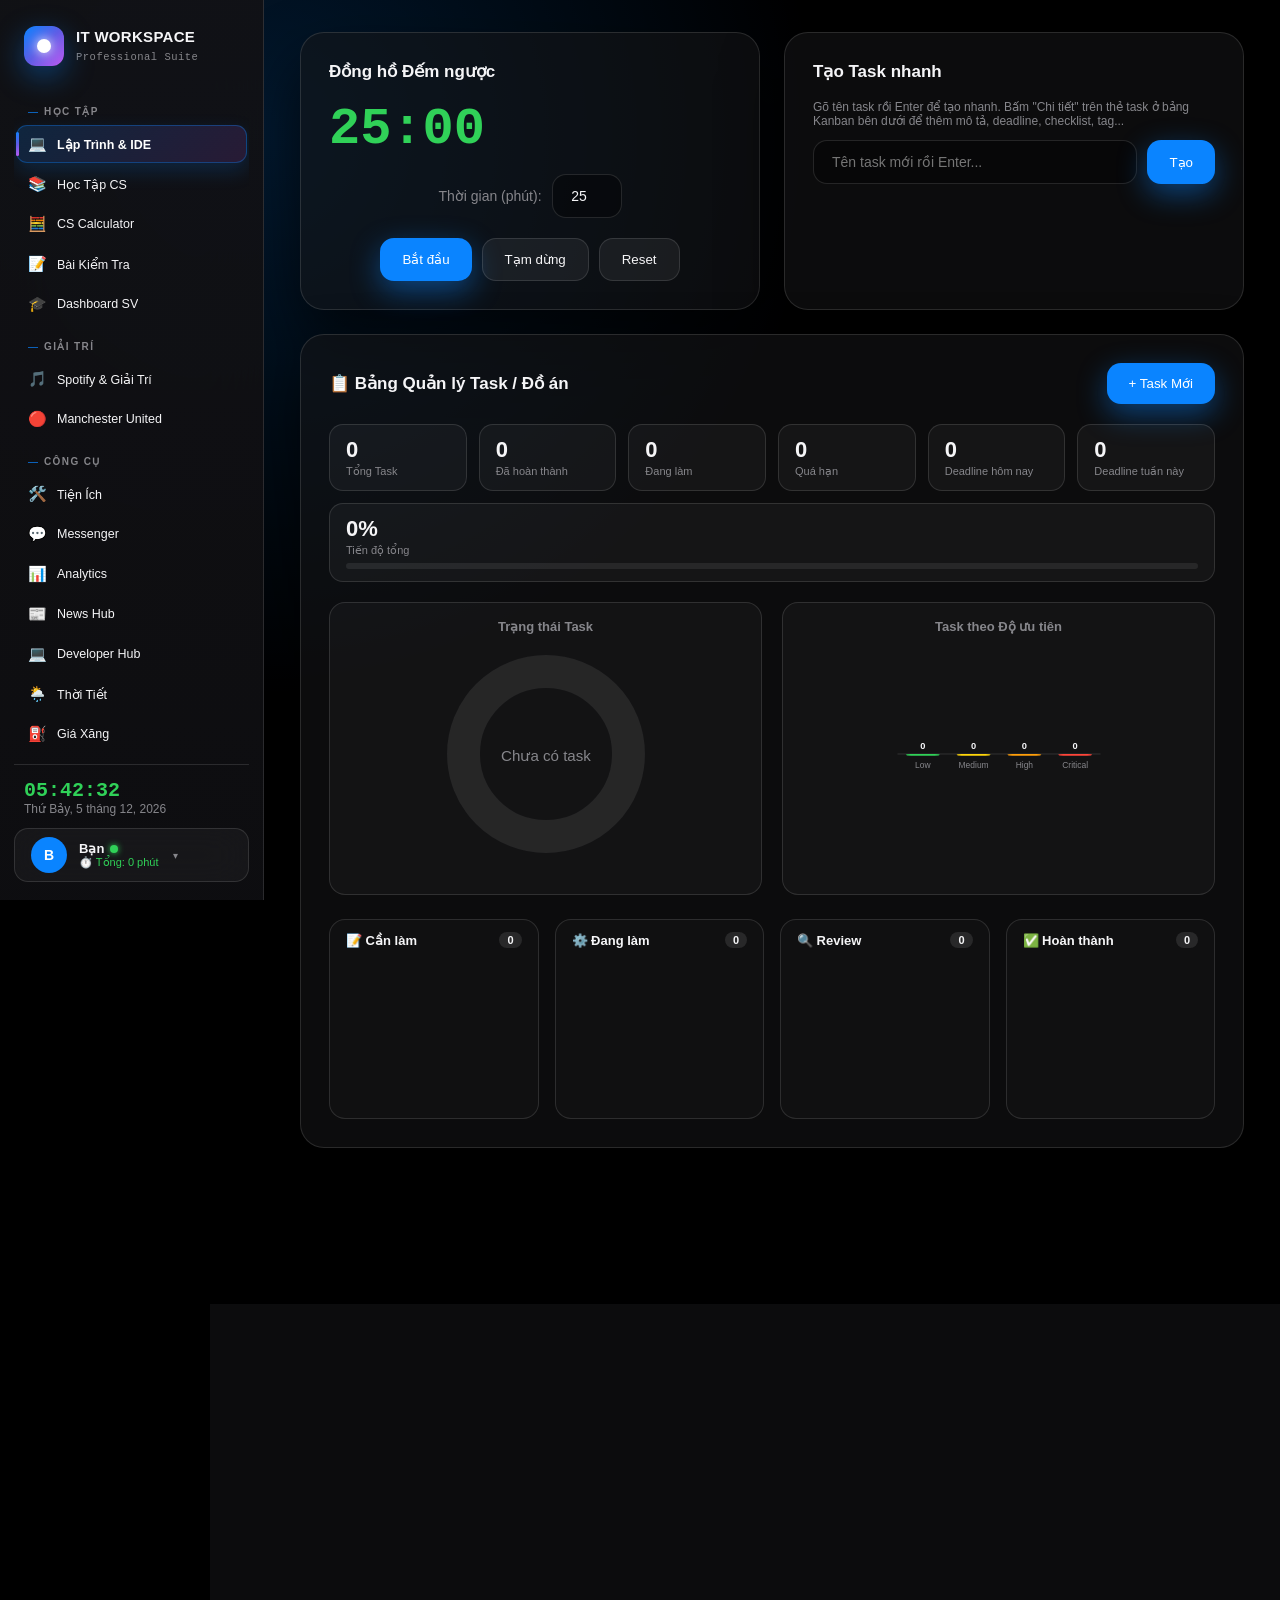
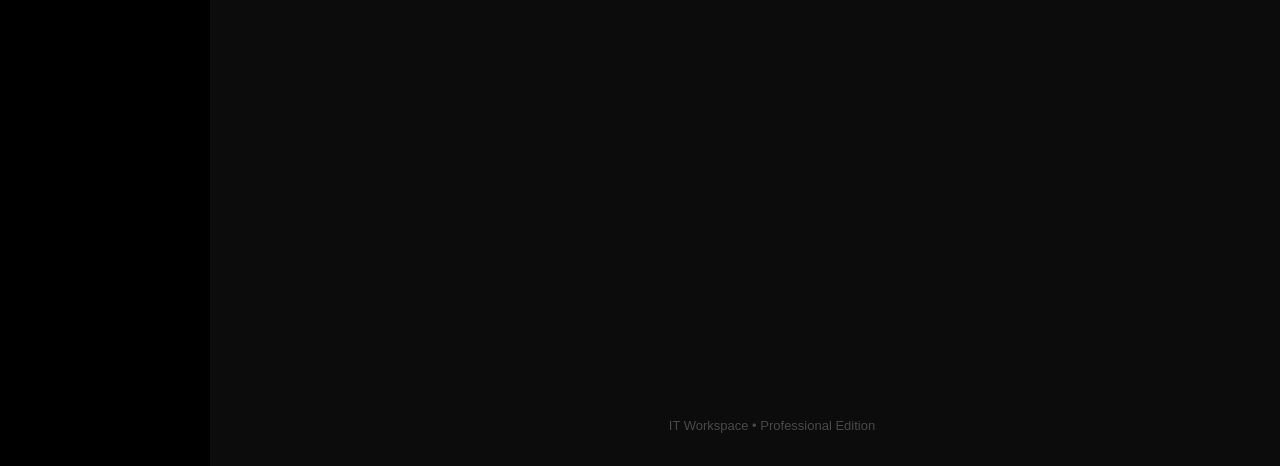
<file: index.html>
<!doctype html>
<html lang="vi">
  <head>
    <meta charset="UTF-8" />
    <meta name="viewport" content="width=device-width, initial-scale=1.0" />
    <title>IT Workspace | Professional Edition</title>
    <link rel="stylesheet" href="styles.css" />
  </head>
  <body id="pageBody">
    <!-- KHUNG THÔNG BÁO TOAST (TOÀN CỤC) -->
    <div id="toastContainer" class="toast-container"></div>

    <div class="bg-glow glow-1"></div>
    <div class="bg-glow glow-2"></div>

    <div class="app-shell">
      <!-- ============ SIDEBAR DỌC BÊN TRÁI ============ -->
      <aside class="sidebar" id="appSidebar">
        <div class="sidebar-brand">
          <div class="logo-icon"><span class="dot"></span></div>
          <div class="sidebar-brand-text">
            <h1>IT WORKSPACE</h1>
            <span class="sub">Professional Suite</span>
          </div>
        </div>

        <nav class="nav-container" id="sidebarNavList">
          <div class="pill-indicator"></div>

          <div class="sidebar-group-label">Học tập</div>
          <button class="tab-btn active" data-tab="it">
            <span class="tab-icon">💻</span
            ><span class="tab-label-text">Lập Trình & IDE</span>
          </button>
          <button class="tab-btn" data-tab="cs">
            <span class="tab-icon">📚</span
            ><span class="tab-label-text">Học Tập CS</span>
          </button>
          <button class="tab-btn" data-tab="calculator">
            <span class="tab-icon">🧮</span
            ><span class="tab-label-text">CS Calculator</span>
          </button>
          <button class="tab-btn" data-tab="quiz">
            <span class="tab-icon">📝</span
            ><span class="tab-label-text">Bài Kiểm Tra</span>
          </button>
          <button class="tab-btn" data-tab="dashboard">
            <span class="tab-icon">🎓</span
            ><span class="tab-label-text">Dashboard SV</span>
          </button>

          <div class="sidebar-group-label">Giải trí</div>
          <button class="tab-btn" data-tab="entertainment">
            <span class="tab-icon">🎵</span
            ><span class="tab-label-text">Spotify & Giải Trí</span>
          </button>
          <button class="tab-btn" data-tab="mu">
            <span class="tab-icon">🔴</span
            ><span class="tab-label-text">Manchester United</span>
          </button>

          <div class="sidebar-group-label">Công cụ</div>
          <button class="tab-btn" data-tab="tools">
            <span class="tab-icon">🛠️</span
            ><span class="tab-label-text">Tiện Ích</span>
          </button>
          <button class="tab-btn" data-tab="chat">
            <span class="tab-icon">💬</span
            ><span class="tab-label-text">Messenger</span>
          </button>
          <button class="tab-btn" data-tab="analytics">
            <span class="tab-icon">📊</span
            ><span class="tab-label-text">Analytics</span>
          </button>
          <button class="tab-btn" data-tab="news">
            <span class="tab-icon">📰</span
            ><span class="tab-label-text">News Hub</span>
          </button>
          <button class="tab-btn" data-tab="devhub">
            <span class="tab-icon">💻</span
            ><span class="tab-label-text">Developer Hub</span>
          </button>
          <button class="tab-btn" data-tab="weather">
            <span class="tab-icon">🌦️</span
            ><span class="tab-label-text">Thời Tiết</span>
          </button>
          <button class="tab-btn" data-tab="gasprice">
            <span class="tab-icon">⛽</span
            ><span class="tab-label-text">Giá Xăng</span>
          </button>

          <div class="sidebar-group-label">Khác</div>
          <button class="tab-btn" data-tab="settings">
            <span class="tab-icon">⚙️</span
            ><span class="tab-label-text">Cài Đặt</span>
          </button>
        </nav>

        <div class="sidebar-footer">
          <div class="clock" id="clockWidget">
            <div class="time" id="clockTime">--:--:--</div>
            <div class="date" id="clockDate">--</div>
          </div>

          <!-- WIDGET HIỂN THỊ TÀI KHOẢN & AVATAR ĐỒNG BỘ -->
          <div class="user-account-widget" id="userAccountWidget">
            <div
              class="account-widget-trigger"
              onclick="toggleAccountDropdown()"
            >
              <div id="headerAvatarDisplay" class="fb-header-avatar">👤</div>
              <div style="text-align: left">
                <div class="account-name-row" id="displayAccountName">
                  <span>👤 --</span>
                  <span
                    class="online-dot"
                    id="onlineStatusDot"
                    title="Đang hoạt động"
                  ></span>
                </div>
                <div
                  style="font-size: 11px; color: #30d158"
                  id="displayUsageTime"
                >
                  ⏱️ Tổng: 0 phút
                </div>
              </div>
              <span class="dropdown-arrow">▾</span>
            </div>

            <div class="account-dropdown" id="accountDropdown">
              <button
                class="dropdown-item"
                type="button"
                onclick="openProfileModal()"
              >
                👤 Xem hồ sơ
              </button>
              <button
                class="dropdown-item"
                type="button"
                onclick="triggerHeaderAvatarChange()"
              >
                🖼️ Đổi ảnh đại diện
              </button>
              <button
                class="dropdown-item logout"
                type="button"
                onclick="resetAllLocalData()"
              >
                🗑️ Xóa toàn bộ dữ liệu
              </button>
            </div>

            <input
              type="file"
              id="headerAvatarInput"
              accept="image/*"
              style="display: none"
              onchange="handleAvatarFileSelected(event, 'header')"
            />
          </div>
        </div>
      </aside>

      <!-- MODAL HỒ SƠ CÁ NHÂN GIỐNG FACEBOOK (Section 1) -->
      <div class="modal-overlay" id="profileModalOverlay">
        <div
          class="card modal-box"
          style="max-width: 560px; padding: 0; overflow: hidden"
        >
          <div class="profile-cover" id="profileCoverDisplay">
            <span
              class="modal-close profile-modal-close"
              onclick="closeProfileModal()"
              >✕</span
            >
            <button
              class="btn-secondary profile-cover-btn"
              onclick="document.getElementById('coverPhotoInput').click()"
            >
              🖼️ Đổi ảnh bìa
            </button>
          </div>
          <input
            type="file"
            id="coverPhotoInput"
            accept="image/*"
            style="display: none"
            onchange="handleCoverFileSelected(event)"
          />
          <div style="padding: 0 28px 28px">
            <div class="profile-avatar-row">
              <div class="profile-avatar-large" id="profileAvatarDisplay">
                👤
              </div>
              <div>
                <h2 id="profileNameDisplay" style="margin-bottom: 4px">--</h2>
                <span class="quiz-score-chip" id="profileRankBadge"
                  >🌱 Newbie</span
                >
              </div>
            </div>

            <div
              class="task-stats-row"
              id="profileStatsRow"
              style="margin-top: 20px"
            ></div>

            <h3 style="font-size: 14px; margin: 20px 0 8px">
              📊 Tiến độ lên cấp
            </h3>
            <div id="profileXpProgress"></div>

            <h3 style="font-size: 14px; margin: 20px 0 8px">
              🖥️ Thiết bị hiện tại
            </h3>
            <p
              id="profileDeviceInfo"
              style="font-size: 12px; color: var(--text-muted)"
            ></p>
          </div>
        </div>
      </div>

      <!-- MODAL CẮT ẢNH ĐẠI DIỆN (Section 5) -->
      <div class="modal-overlay" id="avatarCropOverlay">
        <div
          class="card modal-box"
          style="max-width: 360px; text-align: center"
        >
          <div class="modal-header">
            <h2>✂️ Cắt ảnh đại diện</h2>
            <span class="modal-close" onclick="closeAvatarCropper()">✕</span>
          </div>
          <div class="crop-container" id="cropContainer">
            <img id="cropImage" alt="crop preview" draggable="false" />
          </div>
          <div style="margin: 16px 0">
            <label class="field-label">🔍 Thu phóng</label>
            <input
              type="range"
              id="cropZoomRange"
              min="100"
              max="300"
              value="100"
              oninput="updateCropTransform()"
            />
          </div>
          <div style="display: flex; gap: 10px">
            <button class="btn-primary" onclick="saveCroppedAvatar()">
              Lưu ảnh đại diện
            </button>
            <button class="btn-secondary" onclick="closeAvatarCropper()">
              Hủy
            </button>
          </div>
        </div>
      </div>

      <!-- ============ NỘI DUNG CHÍNH ============ -->
      <div class="wrap">
        <!-- TAB 1: LẬP TRÌNH & IDE -->
        <section class="panel active" id="panel-it">
          <div class="grid-2">
            <div class="card text-center">
              <h2>Đồng hồ Đếm ngược</h2>
              <div class="pomodoro-display" id="pomoTime">25:00</div>
              <div
                style="
                  margin-bottom: 20px;
                  display: flex;
                  align-items: center;
                  justify-content: center;
                  gap: 10px;
                "
              >
                <label style="color: var(--text-muted); font-size: 14px"
                  >Thời gian (phút):</label
                >
                <input
                  type="number"
                  id="pomoInput"
                  value="25"
                  min="1"
                  max="120"
                  onchange="applyPomoTime()"
                  style="width: 70px; text-align: center"
                />
              </div>
              <div
                class="btn-group"
                style="justify-content: center; display: flex; gap: 10px"
              >
                <button class="btn-primary" onclick="startPomodoro()">
                  Bắt đầu
                </button>
                <button class="btn-secondary" onclick="pausePomodoro()">
                  Tạm dừng
                </button>
                <button class="btn-secondary" onclick="resetPomodoro()">
                  Reset
                </button>
              </div>
            </div>

            <div class="card">
              <h2>Tạo Task nhanh</h2>
              <p
                style="
                  font-size: 12px;
                  color: var(--text-muted);
                  margin-bottom: 12px;
                "
              >
                Gõ tên task rồi Enter để tạo nhanh. Bấm "Chi tiết" trên thẻ task
                ở bảng Kanban bên dưới để thêm mô tả, deadline, checklist,
                tag...
              </p>
              <div class="video-controls" style="margin-bottom: 0">
                <input
                  type="text"
                  id="todoInput"
                  placeholder="Tên task mới rồi Enter..."
                />
                <button class="btn-primary" onclick="quickAddTask()">
                  Tạo
                </button>
              </div>
            </div>
          </div>

          <!-- BẢNG QUẢN LÝ TASK / ĐỒ ÁN (KANBAN) -->
          <div class="card" id="taskBoardCard">
            <div
              style="
                display: flex;
                justify-content: space-between;
                align-items: center;
                flex-wrap: wrap;
                gap: 10px;
                margin-bottom: 20px;
              "
            >
              <h2 style="margin: 0">📋 Bảng Quản lý Task / Đồ án</h2>
              <button class="btn-primary" onclick="openTaskModal()">
                + Task Mới
              </button>
            </div>

            <!-- THỐNG KÊ NHANH -->
            <div class="task-stats-row" id="taskStatsRow"></div>

            <!-- BIỂU ĐỒ THỐNG KÊ -->
            <div class="task-charts-row">
              <div class="chart-box">
                <h3>Trạng thái Task</h3>
                <svg id="statusDonutChart" viewBox="0 0 160 160"></svg>
                <div id="donutLegend" class="chart-legend"></div>
              </div>
              <div class="chart-box">
                <h3>Task theo Độ ưu tiên</h3>
                <svg id="priorityBarChart" viewBox="0 0 260 160"></svg>
              </div>
            </div>

            <!-- 4 CỘT KANBAN -->
            <div class="kanban-board" id="kanbanBoard">
              <div class="kanban-column" data-status="todo">
                <div class="kanban-col-header">
                  <span>📝 Cần làm</span>
                  <span class="kanban-count" id="count-todo">0</span>
                </div>
                <div
                  class="kanban-col-body"
                  id="col-todo"
                  ondragover="handleColDragOver(event)"
                  ondrop="handleColDrop(event, 'todo')"
                ></div>
              </div>
              <div class="kanban-column" data-status="doing">
                <div class="kanban-col-header">
                  <span>⚙️ Đang làm</span>
                  <span class="kanban-count" id="count-doing">0</span>
                </div>
                <div
                  class="kanban-col-body"
                  id="col-doing"
                  ondragover="handleColDragOver(event)"
                  ondrop="handleColDrop(event, 'doing')"
                ></div>
              </div>
              <div class="kanban-column" data-status="review">
                <div class="kanban-col-header">
                  <span>🔍 Review</span>
                  <span class="kanban-count" id="count-review">0</span>
                </div>
                <div
                  class="kanban-col-body"
                  id="col-review"
                  ondragover="handleColDragOver(event)"
                  ondrop="handleColDrop(event, 'review')"
                ></div>
              </div>
              <div class="kanban-column" data-status="done">
                <div class="kanban-col-header">
                  <span>✅ Hoàn thành</span>
                  <span class="kanban-count" id="count-done">0</span>
                </div>
                <div
                  class="kanban-col-body"
                  id="col-done"
                  ondragover="handleColDragOver(event)"
                  ondrop="handleColDrop(event, 'done')"
                ></div>
              </div>
            </div>
          </div>

          <!-- MODAL TẠO / SỬA TASK -->
          <div class="modal-overlay" id="taskModalOverlay">
            <div class="card modal-box">
              <div class="modal-header">
                <h2 id="taskModalTitle">Task Mới</h2>
                <span class="modal-close" onclick="closeTaskModal()">✕</span>
              </div>
              <input type="hidden" id="taskFormId" />

              <div class="grid-2">
                <div>
                  <label class="field-label">Tên task</label>
                  <input
                    type="text"
                    id="taskFormName"
                    placeholder="Ví dụ: Làm giao diện Login"
                  />
                </div>
                <div>
                  <label class="field-label">Môn học</label>
                  <input
                    type="text"
                    id="taskFormSubject"
                    placeholder="Ví dụ: Lập trình Web"
                  />
                </div>
              </div>

              <label class="field-label" style="margin-top: 14px">Mô tả</label>
              <textarea
                id="taskFormDesc"
                style="height: 70px"
                placeholder="Mô tả ngắn gọn nội dung task..."
              ></textarea>

              <div class="grid-2" style="margin-top: 14px">
                <div>
                  <label class="field-label">Deadline</label>
                  <input type="datetime-local" id="taskFormDeadline" />
                </div>
                <div>
                  <label class="field-label">Mức độ ưu tiên</label>
                  <select id="taskFormPriority">
                    <option value="Low">🟢 Low</option>
                    <option value="Medium" selected>🟡 Medium</option>
                    <option value="High">🟠 High</option>
                    <option value="Critical">🔴 Critical</option>
                  </select>
                </div>
              </div>

              <div class="grid-2" style="margin-top: 14px">
                <div>
                  <label class="field-label">Màu riêng</label>
                  <input
                    type="color"
                    id="taskFormColor"
                    value="#0a84ff"
                    style="height: 45px; padding: 4px; cursor: pointer"
                  />
                </div>
                <div>
                  <label class="field-label">Icon riêng</label>
                  <input
                    type="text"
                    id="taskFormIcon"
                    placeholder="Emoji, ví dụ 💻"
                    maxlength="4"
                    value="📌"
                  />
                </div>
              </div>

              <label
                class="field-label"
                style="margin-top: 14px; display: block"
                >Tag</label
              >
              <div class="tag-picker" id="tagPicker">
                <label><input type="checkbox" value="HTML" /> HTML</label>
                <label><input type="checkbox" value="CSS" /> CSS</label>
                <label
                  ><input type="checkbox" value="JavaScript" />
                  JavaScript</label
                >
                <label><input type="checkbox" value="C++" /> C++</label>
                <label><input type="checkbox" value="Python" /> Python</label>
                <label><input type="checkbox" value="Java" /> Java</label>
                <label><input type="checkbox" value="SQL" /> SQL</label>
                <label><input type="checkbox" value="AI" /> AI</label>
                <label><input type="checkbox" value="Web" /> Web</label>
                <label><input type="checkbox" value="Backend" /> Backend</label>
                <label
                  ><input type="checkbox" value="Frontend" /> Frontend</label
                >
                <label
                  ><input type="checkbox" value="Database" /> Database</label
                >
              </div>

              <label
                class="field-label"
                style="margin-top: 14px; display: block"
                >Checklist</label
              >
              <div class="video-controls" style="margin-bottom: 8px">
                <input
                  type="text"
                  id="checklistItemInput"
                  placeholder="Thêm mục checklist rồi Enter..."
                  onkeydown="
                    if (event.key === 'Enter') {
                      event.preventDefault();
                      addChecklistItemToForm();
                    }
                  "
                />
                <button
                  type="button"
                  class="btn-secondary"
                  onclick="addChecklistItemToForm()"
                >
                  Thêm
                </button>
              </div>
              <ul class="checklist-list" id="taskFormChecklist"></ul>

              <div class="grid-2" style="margin-top: 14px">
                <div>
                  <label class="field-label">Link GitHub</label>
                  <input
                    type="text"
                    id="taskFormGithub"
                    placeholder="https://github.com/..."
                  />
                </div>
                <div>
                  <label class="field-label">Link Figma</label>
                  <input
                    type="text"
                    id="taskFormFigma"
                    placeholder="https://figma.com/..."
                  />
                </div>
              </div>

              <label class="field-label" style="margin-top: 14px"
                >Link Docs</label
              >
              <input
                type="text"
                id="taskFormDocs"
                placeholder="https://docs.google.com/..."
              />

              <label class="field-label" style="margin-top: 14px"
                >Ghi chú</label
              >
              <textarea
                id="taskFormNotes"
                style="height: 60px"
                placeholder="Ghi chú thêm..."
              ></textarea>

              <div style="display: flex; gap: 10px; margin-top: 20px">
                <button class="btn-primary" onclick="saveTaskFromModal()">
                  Lưu Task
                </button>
                <button class="btn-secondary" onclick="closeTaskModal()">
                  Hủy
                </button>
              </div>
            </div>
          </div>

          <!-- MODAL CHI TIẾT TASK -->
          <div class="modal-overlay" id="taskDetailOverlay">
            <div class="card modal-box" id="taskDetailBox"></div>
          </div>

          <div class="card">
            <h2>Tra cứu Thông tin & Lỗi Code (StackOverflow)</h2>
            <div class="video-controls">
              <input
                type="text"
                id="devInput"
                placeholder="Nhập từ khóa / lỗi code..."
              />
              <button class="btn-primary" onclick="searchDev()">
                Tra cứu Code
              </button>
            </div>
            <div
              id="codeResult"
              class="dict-result"
              style="display: none; max-height: 350px; overflow-y: auto"
            ></div>
          </div>

          <div class="card">
            <div
              style="
                display: flex;
                justify-content: space-between;
                align-items: center;
                margin-bottom: 15px;
                flex-wrap: wrap;
                gap: 10px;
              "
            >
              <h2 style="margin: 0">IDE Lập Trình (Chạy Code Thực Tế)</h2>
              <div style="display: flex; gap: 8px; align-items: center">
                <label style="font-size: 13px; color: var(--text-muted)"
                  >Ngôn ngữ:</label
                >
                <select
                  id="langSelect"
                  onchange="switchCompilerLanguage()"
                  style="
                    width: auto;
                    background: rgba(0, 0, 0, 0.5);
                    padding: 8px;
                    border-radius: 8px;
                    color: white;
                    border: 1px solid var(--apple-glass-border);
                  "
                >
                  <option value="cpp">C++</option>
                  <option value="python">Python</option>
                  <option value="java">Java</option>
                  <option value="nodejs" selected>JavaScript (Node.js)</option>
                </select>
              </div>
            </div>

            <div
              style="
                border-radius: 12px;
                overflow: hidden;
                border: 1px solid var(--apple-glass-border);
                height: 500px;
                background: #000;
              "
            >
              <iframe
                id="compilerIframe"
                src="https://onecompiler.com/embed/nodejs?theme=dark"
                width="100%"
                height="100%"
                frameborder="0"
              ></iframe>
            </div>
          </div>
        </section>

        <!-- TAB MỚI: HỌC TẬP CS (Section 2-3 của prompt) -->
        <section class="panel" id="panel-cs">
          <div class="card">
            <h2>📚 Học Tập Computer Science</h2>
            <p
              style="
                font-size: 12px;
                color: var(--text-muted);
                margin-bottom: 16px;
              "
            >
              Chọn một môn học bên dưới. Môn <b>Đại số tuyến tính</b> đã có đầy
              đủ lý thuyết, công thức, ví dụ, bài tập và máy tính tương tác; các
              môn còn lại đang được xây dựng dần trong các bản cập nhật tiếp
              theo.
            </p>
            <div class="cs-subject-grid">
              <div
                class="cs-subject-card active"
                data-subject="linalg"
                onclick="switchCsSubject('linalg')"
              >
                <div class="cs-subject-icon">📐</div>
                <div class="cs-subject-name">Đại số tuyến tính</div>
                <div class="cs-subject-status ready">✅ Đã có nội dung</div>
              </div>
              <div
                class="cs-subject-card"
                data-subject="dsa"
                onclick="switchCsSubject('dsa')"
              >
                <div class="cs-subject-icon">🌳</div>
                <div class="cs-subject-name">
                  Cấu trúc dữ liệu &amp; Giải thuật
                </div>
                <div class="cs-subject-status">🔜 Sắp ra mắt</div>
              </div>
              <div
                class="cs-subject-card"
                data-subject="web"
                onclick="switchCsSubject('web')"
              >
                <div class="cs-subject-icon">🌐</div>
                <div class="cs-subject-name">Ứng dụng Web</div>
                <div class="cs-subject-status">🔜 Sắp ra mắt</div>
              </div>
              <div
                class="cs-subject-card"
                data-subject="network"
                onclick="switchCsSubject('network')"
              >
                <div class="cs-subject-icon">📡</div>
                <div class="cs-subject-name">Mạng máy tính</div>
                <div class="cs-subject-status">🔜 Sắp ra mắt</div>
              </div>
              <div
                class="cs-subject-card"
                data-subject="database"
                onclick="switchCsSubject('database')"
              >
                <div class="cs-subject-icon">🗄️</div>
                <div class="cs-subject-name">Cơ sở dữ liệu</div>
                <div class="cs-subject-status">🔜 Sắp ra mắt</div>
              </div>
              <div
                class="cs-subject-card"
                data-subject="oop"
                onclick="switchCsSubject('oop')"
              >
                <div class="cs-subject-icon">🧩</div>
                <div class="cs-subject-name">Lập trình hướng đối tượng</div>
                <div class="cs-subject-status">🔜 Sắp ra mắt</div>
              </div>
              <div
                class="cs-subject-card"
                data-subject="discrete"
                onclick="switchCsSubject('discrete')"
              >
                <div class="cs-subject-icon">🔢</div>
                <div class="cs-subject-name">Toán rời rạc</div>
                <div class="cs-subject-status">🔜 Sắp ra mắt</div>
              </div>
              <div
                class="cs-subject-card"
                data-subject="os"
                onclick="switchCsSubject('os')"
              >
                <div class="cs-subject-icon">🖥️</div>
                <div class="cs-subject-name">Hệ điều hành</div>
                <div class="cs-subject-status">🔜 Sắp ra mắt</div>
              </div>
              <div
                class="cs-subject-card"
                data-subject="architecture"
                onclick="switchCsSubject('architecture')"
              >
                <div class="cs-subject-icon">⚙️</div>
                <div class="cs-subject-name">Kiến trúc máy tính</div>
                <div class="cs-subject-status">🔜 Sắp ra mắt</div>
              </div>
              <div
                class="cs-subject-card"
                data-subject="ai"
                onclick="switchCsSubject('ai')"
              >
                <div class="cs-subject-icon">🤖</div>
                <div class="cs-subject-name">Trí tuệ nhân tạo</div>
                <div class="cs-subject-status">🔜 Sắp ra mắt</div>
              </div>
            </div>
          </div>

          <!-- ================= ĐẠI SỐ TUYẾN TÍNH (đầy đủ nội dung) ================= -->
          <div id="cs-linalg" class="cs-subject-panel active">
            <div class="card">
              <h2>📐 Đại số tuyến tính — Lý thuyết &amp; Bài tập</h2>

              <details class="cs-topic" open>
                <summary>1️⃣ Ma trận (Matrix)</summary>
                <div class="cs-topic-body">
                  <p>
                    <b>Lý thuyết:</b> Ma trận là một bảng số chữ nhật gồm m dòng
                    và n cột, ký hiệu A = [aᵢⱼ] kích thước m×n. Các loại đặc
                    biệt: ma trận vuông (m=n), ma trận không, ma trận đơn vị I
                    (đường chéo chính là 1, còn lại 0), ma trận chuyển vị Aᵀ
                    (đổi dòng thành cột).
                  </p>
                  <p>
                    <b>Công thức:</b>
                    <span class="cs-formula">(Aᵀ)ᵢⱼ = Aⱼᵢ</span>
                  </p>
                  <p>
                    <b>Ví dụ minh họa:</b> Với A =
                    <span class="cs-formula">[[1,2,3],[4,5,6]]</span> (2×3), ta
                    có Aᵀ = <span class="cs-formula">[[1,4],[2,5],[3,6]]</span>
                    (3×2).
                  </p>
                  <p>
                    <b>Bài tập mẫu:</b> Tìm chuyển vị của B =
                    [[2,0],[1,3],[5,7]].
                  </p>
                  <details class="cs-answer">
                    <summary>Xem đáp án</summary>
                    <p>Bᵀ = [[2,1,5],[0,3,7]]</p>
                  </details>
                  <p><b>Bài tập tự luyện:</b></p>
                  <p>
                    1. Cho ma trận C = [[3,1],[2,4]]. Tìm Cᵀ và cho biết C có
                    phải ma trận vuông không?
                  </p>
                  <p>
                    2. Cho D = [[1,2],[3,4],[5,6]] (3×2). Tìm Dᵀ và cho biết
                    kích thước của Dᵀ.
                  </p>
                  <p>
                    3. Tính A + Aᵀ với A = [[2,3],[1,4]]. Ma trận kết quả có
                    tính chất đối xứng không?
                  </p>
                </div>
              </details>

              <details class="cs-topic">
                <summary>2️⃣ Định thức (Determinant)</summary>
                <div class="cs-topic-body">
                  <p>
                    <b>Lý thuyết:</b> Định thức chỉ tồn tại với ma trận vuông,
                    cho biết ma trận có khả nghịch hay không (det ≠ 0 thì khả
                    nghịch).
                  </p>
                  <p>
                    <b>Công thức 2×2:</b>
                    <span class="cs-formula">det([[a,b],[c,d]]) = ad − bc</span>
                  </p>
                  <p>
                    <b>Công thức 3×3 (Quy tắc Sarrus):</b>
                    <span class="cs-formula"
                      >det = a(ei − fh) − b(di − fg) + c(dh − eg)</span
                    >
                    với ma trận [[a,b,c],[d,e,f],[g,h,i]]
                  </p>
                  <p>
                    <b>Ví dụ minh họa:</b> A = [[2,1],[3,4]] ⟹ det(A) = 2×4 −
                    1×3 = 5.
                  </p>
                  <p><b>Bài tập mẫu:</b> Tính det([[1,2],[3,4]]).</p>
                  <details class="cs-answer">
                    <summary>Xem đáp án</summary>
                    <p>det = 1×4 − 2×3 = −2</p>
                  </details>
                  <p><b>Bài tập tự luyện:</b></p>
                  <p>
                    1. Tính det([[2,0,1],[1,3,2],[0,1,4]]) bằng quy tắc Sarrus
                    (hoặc dùng máy tính bên dưới để kiểm tra kết quả).
                  </p>
                  <p>
                    2. Tính det([[5,2],[3,1]]) và cho biết ma trận này có khả
                    nghịch không.
                  </p>
                  <p>
                    3. Tính det([[1,0,0],[0,2,0],[0,0,3]]) — có nhận xét gì về
                    định thức của ma trận đường chéo?
                  </p>
                </div>
              </details>

              <details class="cs-topic">
                <summary>3️⃣ Ma trận nghịch đảo (Inverse Matrix)</summary>
                <div class="cs-topic-body">
                  <p>
                    <b>Lý thuyết:</b> Ma trận vuông A khả nghịch khi det(A) ≠ 0.
                    Ma trận nghịch đảo A⁻¹ thỏa A×A⁻¹ = I.
                  </p>
                  <p>
                    <b>Công thức 2×2:</b>
                    <span class="cs-formula"
                      >A⁻¹ = 1/det(A) × [[d,−b],[−c,a]]</span
                    >
                    với A = [[a,b],[c,d]]
                  </p>
                  <p>
                    <b>Ví dụ minh họa:</b> A = [[2,1],[1,1]] có det = 1 ⟹ A⁻¹ =
                    [[1,−1],[−1,2]].
                  </p>
                  <p><b>Bài tập mẫu:</b> Tìm nghịch đảo của [[3,2],[1,1]].</p>
                  <details class="cs-answer">
                    <summary>Xem đáp án</summary>
                    <p>det = 1 ⟹ Nghịch đảo = [[1,−2],[−1,3]]</p>
                  </details>
                  <p><b>Bài tập tự luyện:</b></p>
                  <p>
                    1. Tìm ma trận nghịch đảo của [[4,7],[2,6]] và kiểm tra lại
                    bằng máy tính bên dưới.
                  </p>
                  <p>2. Ma trận [[2,4],[1,2]] có nghịch đảo không? Vì sao?</p>
                  <p>
                    3. Tìm nghịch đảo của ma trận đơn vị I = [[1,0],[0,1]]. Kết
                    quả có gì đặc biệt?
                  </p>
                </div>
              </details>

              <details class="cs-topic">
                <summary>4️⃣ Hệ phương trình tuyến tính</summary>
                <div class="cs-topic-body">
                  <p>
                    <b>Lý thuyết:</b> Hệ phương trình tuyến tính có thể viết
                    dưới dạng ma trận Ax = b. Giải bằng phương pháp khử Gauss
                    (đưa về dạng tam giác trên) hoặc quy tắc Cramer (dùng định
                    thức, chỉ áp dụng khi det(A) ≠ 0).
                  </p>
                  <p>
                    <b>Công thức Cramer:</b>
                    <span class="cs-formula">xᵢ = det(Aᵢ) / det(A)</span>, với
                    Aᵢ là A thay cột i bằng b.
                  </p>
                  <p>
                    <b>Ví dụ minh họa:</b> Hệ 2x + y = 5 và x + 3y = 10 ⟹ A =
                    [[2,1],[1,3]], b = [5,10]. Giải Gauss cho x = 1, y = 3.
                  </p>
                  <p><b>Bài tập mẫu:</b> Giải hệ: x + y = 4 và 2x − y = 2.</p>
                  <details class="cs-answer">
                    <summary>Xem đáp án</summary>
                    <p>Cộng 2 phương trình: 3x = 6 ⟹ x = 2, y = 2</p>
                  </details>
                  <p><b>Bài tập tự luyện:</b></p>
                  <p>
                    1. Giải hệ 3 ẩn: x+y+z=6, 2y+5z=−4, 2x+5y−z=27 bằng máy tính
                    "Giải Ax=b" bên dưới.
                  </p>
                  <p>
                    2. Giải hệ: 3x + 2y = 12 và x − y = 1 bằng phương pháp thế
                    hoặc khử Gauss.
                  </p>
                  <p>
                    3. Hệ x + y = 2 và 2x + 2y = 4 có bao nhiêu nghiệm? Giải
                    thích vì sao (gợi ý: 2 phương trình có tỉ lệ với nhau).
                  </p>
                </div>
              </details>

              <details class="cs-topic">
                <summary>5️⃣ Vector</summary>
                <div class="cs-topic-body">
                  <p>
                    <b>Lý thuyết:</b> Vector là đại lượng có hướng và độ lớn,
                    biểu diễn dưới dạng bộ số (v₁, v₂, ..., vₙ).
                  </p>
                  <p>
                    <b>Công thức độ dài:</b>
                    <span class="cs-formula"
                      >|v| = √(v₁² + v₂² + ... + vₙ²)</span
                    ><br />
                    <b>Tích vô hướng:</b>
                    <span class="cs-formula"
                      >u·v = u₁v₁ + u₂v₂ + ... + uₙvₙ</span
                    >
                  </p>
                  <p>
                    <b>Ví dụ minh họa:</b> v = (3, 4) ⟹ |v| = √(9+16) = 5. Với u
                    = (1,2), v = (3,4) ⟹ u·v = 1×3 + 2×4 = 11.
                  </p>
                  <p><b>Bài tập mẫu:</b> Tính độ dài của vector (6, 8).</p>
                  <details class="cs-answer">
                    <summary>Xem đáp án</summary>
                    <p>√(36+64) = √100 = 10</p>
                  </details>
                  <p><b>Bài tập tự luyện:</b></p>
                  <p>
                    1. Tính tích vô hướng của u=(2,−1,3) và v=(4,0,−2). Hai
                    vector này có vuông góc không?
                  </p>
                  <p>2. Tính độ dài của vector v=(1,2,2).</p>
                  <p>
                    3. Cho a=(3,4) và b=(1,2). Tính a+b, a−b và độ dài của mỗi
                    vector.
                  </p>
                </div>
              </details>

              <details class="cs-topic">
                <summary>6️⃣ Không gian vector (Vector Space)</summary>
                <div class="cs-topic-body">
                  <p>
                    <b>Lý thuyết:</b> Không gian vector V là tập hợp các vector
                    đóng kín với phép cộng và phép nhân vô hướng, thỏa 8 tiên đề
                    (giao hoán, kết hợp, phần tử trung hòa, phần tử đối, phân
                    phối...). Một <b>cơ sở (basis)</b> là tập vector độc lập
                    tuyến tính sinh ra toàn bộ không gian; số vector trong cơ sở
                    là <b>số chiều (dimension)</b>.
                  </p>
                  <p>
                    <b>Ví dụ minh họa:</b> Không gian R² có cơ sở chuẩn {(1,0),
                    (0,1)} ⟹ dim(R²) = 2. Mọi vector (x,y) đều viết được thành
                    x(1,0) + y(0,1).
                  </p>
                  <p>
                    <b>Bài tập mẫu:</b> Cơ sở chuẩn của R³ gồm những vector nào?
                  </p>
                  <details class="cs-answer">
                    <summary>Xem đáp án</summary>
                    <p>{(1,0,0), (0,1,0), (0,0,1)} — dim(R³) = 3</p>
                  </details>
                  <p><b>Bài tập tự luyện:</b></p>
                  <p>
                    1. Hai vector (1,2) và (2,4) có độc lập tuyến tính không? Vì
                    sao?
                  </p>
                  <p>
                    2. Ba vector (1,0), (0,1), (1,1) trong R² — có phải là một
                    cơ sở không? Vì sao?
                  </p>
                  <p>
                    3. Không gian sinh bởi vector (2,4,6) và (1,2,3) có số chiều
                    bằng bao nhiêu?
                  </p>
                </div>
              </details>

              <details class="cs-topic">
                <summary>7️⃣ Trị riêng (Eigenvalues)</summary>
                <div class="cs-topic-body">
                  <p>
                    <b>Lý thuyết:</b> Trị riêng λ của ma trận vuông A thỏa
                    phương trình đặc trưng det(A − λI) = 0.
                  </p>
                  <p>
                    <b>Công thức 2×2:</b> Với A=[[a,b],[c,d]], phương trình đặc
                    trưng là
                    <span class="cs-formula">λ² − (a+d)λ + (ad−bc) = 0</span>.
                  </p>
                  <p>
                    <b>Ví dụ minh họa:</b> A = [[4,1],[2,3]] ⟹ λ² − 7λ + 10 = 0
                    ⟹ λ = 5 hoặc λ = 2.
                  </p>
                  <p><b>Bài tập mẫu:</b> Tìm trị riêng của [[2,0],[0,3]].</p>
                  <details class="cs-answer">
                    <summary>Xem đáp án</summary>
                    <p>Ma trận đường chéo ⟹ λ₁ = 2, λ₂ = 3</p>
                  </details>
                  <p><b>Bài tập tự luyện:</b></p>
                  <p>1. Tìm trị riêng của [[1,2],[2,1]].</p>
                  <p>
                    2. Tìm trị riêng của [[3,0],[0,5]] và giải thích vì sao ma
                    trận đường chéo luôn có trị riêng là các phần tử trên đường
                    chéo.
                  </p>
                  <p>3. Tìm trị riêng của [[0,1],[−2,−3]].</p>
                </div>
              </details>

              <details class="cs-topic">
                <summary>8️⃣ Vector riêng (Eigenvectors)</summary>
                <div class="cs-topic-body">
                  <p>
                    <b>Lý thuyết:</b> Ứng với mỗi trị riêng λ, vector riêng v
                    (v≠0) thỏa (A − λI)v = 0.
                  </p>
                  <p>
                    <b>Ví dụ minh họa:</b> Với A=[[4,1],[2,3]], λ=5 ⟹ (A−5I)v=0
                    ⟹ [[−1,1],[2,−2]]v=0 ⟹ v = (1,1) (hoặc bội số).
                  </p>
                  <p>
                    <b>Bài tập mẫu:</b> Với A=[[4,1],[2,3]], λ=2, tìm vector
                    riêng tương ứng.
                  </p>
                  <details class="cs-answer">
                    <summary>Xem đáp án</summary>
                    <p>(A−2I)v=0 ⟹ [[2,1],[2,1]]v=0 ⟹ v = (1,−2)</p>
                  </details>
                  <p><b>Bài tập tự luyện:</b></p>
                  <p>
                    1. Tìm vector riêng của [[2,0],[0,3]] ứng với λ=2 và λ=3.
                  </p>
                  <p>
                    2. Với A=[[1,2],[2,1]] và λ=3 (đã tìm ở bài trị riêng), tìm
                    vector riêng tương ứng.
                  </p>
                  <p>
                    3. Vì sao vector riêng luôn có thể nhân với một hằng số bất
                    kỳ mà vẫn là vector riêng hợp lệ?
                  </p>
                </div>
              </details>
            </div>

            <!-- MÁY TÍNH ĐẠI SỐ TUYẾN TÍNH -->
            <div class="card">
              <h2>🧮 Máy Tính Đại Số Tuyến Tính</h2>
              <div class="linalg-op-tabs">
                <button
                  class="linalg-op-btn active"
                  data-op="add"
                  onclick="switchLinalgOp('add')"
                >
                  A + B
                </button>
                <button
                  class="linalg-op-btn"
                  data-op="sub"
                  onclick="switchLinalgOp('sub')"
                >
                  A − B
                </button>
                <button
                  class="linalg-op-btn"
                  data-op="mul"
                  onclick="switchLinalgOp('mul')"
                >
                  A × B
                </button>
                <button
                  class="linalg-op-btn"
                  data-op="det"
                  onclick="switchLinalgOp('det')"
                >
                  det(A)
                </button>
                <button
                  class="linalg-op-btn"
                  data-op="inv"
                  onclick="switchLinalgOp('inv')"
                >
                  A⁻¹
                </button>
                <button
                  class="linalg-op-btn"
                  data-op="solve"
                  onclick="switchLinalgOp('solve')"
                >
                  Giải Ax = b
                </button>
              </div>

              <div class="grid-2" style="margin-top: 18px">
                <div>
                  <label class="field-label">Ma trận A — Kích thước</label>
                  <div
                    style="
                      display: flex;
                      gap: 8px;
                      align-items: center;
                      margin-bottom: 10px;
                    "
                  >
                    <input
                      type="number"
                      id="matARows"
                      value="2"
                      min="1"
                      max="6"
                      style="width: 70px"
                      onchange="renderMatrixGrid('A')"
                    />
                    <span>×</span>
                    <input
                      type="number"
                      id="matACols"
                      value="2"
                      min="1"
                      max="6"
                      style="width: 70px"
                      onchange="renderMatrixGrid('A')"
                    />
                  </div>
                  <div id="matAGrid" class="matrix-grid"></div>
                </div>

                <div id="matBWrapper">
                  <label class="field-label">Ma trận B — Kích thước</label>
                  <div
                    style="
                      display: flex;
                      gap: 8px;
                      align-items: center;
                      margin-bottom: 10px;
                    "
                  >
                    <input
                      type="number"
                      id="matBRows"
                      value="2"
                      min="1"
                      max="6"
                      style="width: 70px"
                      onchange="renderMatrixGrid('B')"
                    />
                    <span>×</span>
                    <input
                      type="number"
                      id="matBCols"
                      value="2"
                      min="1"
                      max="6"
                      style="width: 70px"
                      onchange="renderMatrixGrid('B')"
                    />
                  </div>
                  <div id="matBGrid" class="matrix-grid"></div>
                </div>

                <div id="vecBWrapper" style="display: none">
                  <label class="field-label"
                    >Vector b (vế phải hệ phương trình, {rows(A)}×1)</label
                  >
                  <div id="vecBGrid" class="matrix-grid"></div>
                </div>
              </div>

              <button
                class="btn-primary"
                style="margin-top: 18px"
                onclick="computeLinalg()"
              >
                Tính
              </button>
              <div
                id="linalgResult"
                class="dict-result"
                style="display: none; margin-top: 16px"
              ></div>
            </div>
          </div>

          <!-- ================= CÁC MÔN CÒN LẠI: SẮP RA MẮT ================= -->
          <div id="cs-dsa" class="cs-subject-panel">
            <div class="card">
              <h2>🌳 Cấu Trúc Dữ Liệu</h2>

              <details class="cs-topic" open>
                <summary>1️⃣ Array (Mảng)</summary>
                <div class="cs-topic-body">
                  <p>
                    <b>Định nghĩa:</b> Mảng là một dãy các phần tử cùng kiểu dữ
                    liệu, được lưu liên tiếp trong bộ nhớ và truy cập trực tiếp
                    qua chỉ số (index), bắt đầu từ 0.
                  </p>
                  <svg viewBox="0 0 320 90" class="ds-svg">
                    <g style="font-family: monospace; font-size: 12px">
                      <rect
                        x="10"
                        y="20"
                        width="60"
                        height="40"
                        fill="none"
                        style="stroke: var(--accent); stroke-width: 2"
                      />
                      <rect
                        x="70"
                        y="20"
                        width="60"
                        height="40"
                        fill="none"
                        style="stroke: var(--accent); stroke-width: 2"
                      />
                      <rect
                        x="130"
                        y="20"
                        width="60"
                        height="40"
                        fill="none"
                        style="stroke: var(--accent); stroke-width: 2"
                      />
                      <rect
                        x="190"
                        y="20"
                        width="60"
                        height="40"
                        fill="none"
                        style="stroke: var(--accent); stroke-width: 2"
                      />
                      <rect
                        x="250"
                        y="20"
                        width="60"
                        height="40"
                        fill="none"
                        style="stroke: var(--accent); stroke-width: 2"
                      />
                      <text
                        x="40"
                        y="45"
                        text-anchor="middle"
                        fill="var(--text-main)"
                      >
                        12
                      </text>
                      <text
                        x="100"
                        y="45"
                        text-anchor="middle"
                        fill="var(--text-main)"
                      >
                        7
                      </text>
                      <text
                        x="160"
                        y="45"
                        text-anchor="middle"
                        fill="var(--text-main)"
                      >
                        9
                      </text>
                      <text
                        x="220"
                        y="45"
                        text-anchor="middle"
                        fill="var(--text-main)"
                      >
                        4
                      </text>
                      <text
                        x="280"
                        y="45"
                        text-anchor="middle"
                        fill="var(--text-main)"
                      >
                        21
                      </text>
                      <text
                        x="40"
                        y="75"
                        text-anchor="middle"
                        fill="var(--text-muted)"
                      >
                        [0]
                      </text>
                      <text
                        x="100"
                        y="75"
                        text-anchor="middle"
                        fill="var(--text-muted)"
                      >
                        [1]
                      </text>
                      <text
                        x="160"
                        y="75"
                        text-anchor="middle"
                        fill="var(--text-muted)"
                      >
                        [2]
                      </text>
                      <text
                        x="220"
                        y="75"
                        text-anchor="middle"
                        fill="var(--text-muted)"
                      >
                        [3]
                      </text>
                      <text
                        x="280"
                        y="75"
                        text-anchor="middle"
                        fill="var(--text-muted)"
                      >
                        [4]
                      </text>
                    </g>
                  </svg>
                  <table class="bigo-table">
                    <tr>
                      <th></th>
                      <th>Truy cập</th>
                      <th>Tìm kiếm</th>
                      <th>Chèn</th>
                      <th>Xóa</th>
                    </tr>
                    <tr>
                      <td>Trung bình / Tệ nhất</td>
                      <td>O(1)</td>
                      <td>O(n)</td>
                      <td>O(n)</td>
                      <td>O(n)</td>
                    </tr>
                  </table>
                  <div class="code-tabs">
                    <div class="code-tab-buttons">
                      <button
                        class="code-tab-btn active"
                        onclick="switchCodeTab(this, 'code-arr-cpp')"
                      >
                        C++
                      </button>
                      <button
                        class="code-tab-btn"
                        onclick="switchCodeTab(this, 'code-arr-java')"
                      >
                        Java
                      </button>
                      <button
                        class="code-tab-btn"
                        onclick="switchCodeTab(this, 'code-arr-py')"
                      >
                        Python
                      </button>
                    </div>
                    <pre
                      class="code-block active"
                      id="code-arr-cpp"
                    ><code>int arr[5] = {12, 7, 9, 4, 21};
for (int i = 0; i &lt; 5; i++) {
    cout &lt;&lt; arr[i] &lt;&lt; " ";
}</code></pre>
                    <pre
                      class="code-block"
                      id="code-arr-java"
                    ><code>int[] arr = {12, 7, 9, 4, 21};
for (int i = 0; i &lt; arr.length; i++) {
    System.out.print(arr[i] + " ");
}</code></pre>
                    <pre
                      class="code-block"
                      id="code-arr-py"
                    ><code>arr = [12, 7, 9, 4, 21]
for x in arr:
    print(x, end=" ")</code></pre>
                  </div>
                  <p>
                    <b>Ví dụ thực tế:</b> Lưu điểm số của một lớp học, lưu pixel
                    của một tấm ảnh, bảng xếp hạng game.
                  </p>
                  <p>
                    <b>Bài tập mẫu:</b> Tìm phần tử lớn nhất trong mảng [12, 7,
                    9, 4, 21].
                  </p>
                  <details class="cs-answer">
                    <summary>Xem đáp án</summary>
                    <p>Phần tử lớn nhất là 21 (tại chỉ số 4).</p>
                  </details>
                  <p><b>Bài tập tự luyện:</b></p>
                  <p>
                    1. Viết thuật toán tìm phần tử nhỏ nhất trong mảng [8, 3,
                    15, 6, 2].
                  </p>
                  <p>
                    2. Đảo ngược mảng [1, 2, 3, 4, 5] mà không dùng mảng phụ.
                  </p>
                  <p>
                    3. Tính tổng và trung bình cộng của mảng [10, 20, 30, 40].
                  </p>
                </div>
              </details>

              <details class="cs-topic">
                <summary>2️⃣ Linked List (Danh sách liên kết)</summary>
                <div class="cs-topic-body">
                  <p>
                    <b>Định nghĩa:</b> Gồm các node liên kết với nhau, mỗi node
                    chứa dữ liệu và con trỏ trỏ tới node kế tiếp. Không cần vùng
                    nhớ liên tục như mảng.
                  </p>
                  <svg viewBox="0 0 340 70" class="ds-svg">
                    <g style="font-family: monospace; font-size: 12px">
                      <rect
                        x="10"
                        y="15"
                        width="70"
                        height="40"
                        rx="8"
                        fill="none"
                        style="stroke: var(--accent); stroke-width: 2"
                      />
                      <text
                        x="45"
                        y="40"
                        text-anchor="middle"
                        fill="var(--text-main)"
                      >
                        5
                      </text>
                      <line
                        x1="80"
                        y1="35"
                        x2="110"
                        y2="35"
                        style="stroke: var(--text-muted); stroke-width: 2"
                        marker-end="url(#arrow)"
                      />
                      <rect
                        x="115"
                        y="15"
                        width="70"
                        height="40"
                        rx="8"
                        fill="none"
                        style="stroke: var(--accent); stroke-width: 2"
                      />
                      <text
                        x="150"
                        y="40"
                        text-anchor="middle"
                        fill="var(--text-main)"
                      >
                        9
                      </text>
                      <line
                        x1="185"
                        y1="35"
                        x2="215"
                        y2="35"
                        style="stroke: var(--text-muted); stroke-width: 2"
                        marker-end="url(#arrow)"
                      />
                      <rect
                        x="220"
                        y="15"
                        width="70"
                        height="40"
                        rx="8"
                        fill="none"
                        style="stroke: var(--accent); stroke-width: 2"
                      />
                      <text
                        x="255"
                        y="40"
                        text-anchor="middle"
                        fill="var(--text-main)"
                      >
                        3
                      </text>
                      <text x="310" y="40" fill="var(--text-muted)">
                        → NULL
                      </text>
                      <defs>
                        <marker
                          id="arrow"
                          markerWidth="8"
                          markerHeight="8"
                          refX="6"
                          refY="3"
                          orient="auto"
                        >
                          <path
                            d="M0,0 L6,3 L0,6 Z"
                            style="fill: var(--text-muted)"
                          />
                        </marker>
                      </defs>
                    </g>
                  </svg>
                  <table class="bigo-table">
                    <tr>
                      <th></th>
                      <th>Truy cập</th>
                      <th>Tìm kiếm</th>
                      <th>Chèn đầu</th>
                      <th>Xóa đầu</th>
                    </tr>
                    <tr>
                      <td>Trung bình / Tệ nhất</td>
                      <td>O(n)</td>
                      <td>O(n)</td>
                      <td>O(1)</td>
                      <td>O(1)</td>
                    </tr>
                  </table>
                  <div class="code-tabs">
                    <div class="code-tab-buttons">
                      <button
                        class="code-tab-btn active"
                        onclick="switchCodeTab(this, 'code-ll-cpp')"
                      >
                        C++
                      </button>
                      <button
                        class="code-tab-btn"
                        onclick="switchCodeTab(this, 'code-ll-java')"
                      >
                        Java
                      </button>
                      <button
                        class="code-tab-btn"
                        onclick="switchCodeTab(this, 'code-ll-py')"
                      >
                        Python
                      </button>
                    </div>
                    <pre
                      class="code-block active"
                      id="code-ll-cpp"
                    ><code>struct Node {
    int data;
    Node* next;
};
Node* head = new Node{5, nullptr};
head = new Node{9, head}; // chèn đầu</code></pre>
                    <pre class="code-block" id="code-ll-java"><code>class Node {
    int data;
    Node next;
    Node(int d) { data = d; }
}
Node head = new Node(5);
Node second = new Node(9);
second.next = head; // chèn đầu
head = second;</code></pre>
                    <pre class="code-block" id="code-ll-py"><code>class Node:
    def __init__(self, data, next=None):
        self.data = data
        self.next = next

head = Node(5)
head = Node(9, head)  # chèn đầu</code></pre>
                  </div>
                  <p>
                    <b>Ví dụ thực tế:</b> Lịch sử "Undo" trong trình soạn thảo,
                    danh sách phát nhạc, quản lý bộ nhớ động.
                  </p>
                  <p>
                    <b>Bài tập mẫu:</b> Viết hàm chèn một node có giá trị 7 vào
                    đầu danh sách 5→9→3.
                  </p>
                  <details class="cs-answer">
                    <summary>Xem đáp án</summary>
                    <p>
                      Tạo node mới data=7, cho next trỏ tới node hiện tại là
                      head (5), rồi cập nhật head = node mới. Kết quả: 7→5→9→3.
                    </p>
                  </details>
                  <p><b>Bài tập tự luyện:</b></p>
                  <p>1. Viết hàm đếm số lượng node trong danh sách liên kết.</p>
                  <p>
                    2. Viết hàm tìm giá trị lớn nhất trong danh sách liên kết
                    4→8→2→10.
                  </p>
                  <p>3. Viết hàm đảo ngược một danh sách liên kết đơn.</p>
                </div>
              </details>

              <details class="cs-topic">
                <summary>3️⃣ Stack (Ngăn xếp - LIFO)</summary>
                <div class="cs-topic-body">
                  <p>
                    <b>Định nghĩa:</b> Cấu trúc dữ liệu hoạt động theo nguyên
                    tắc LIFO (Last In First Out) — phần tử vào sau ra trước. Hai
                    thao tác chính: push (thêm) và pop (lấy ra).
                  </p>
                  <svg viewBox="0 0 140 130" class="ds-svg">
                    <g style="font-family: monospace; font-size: 12px">
                      <rect
                        x="20"
                        y="10"
                        width="100"
                        height="30"
                        fill="none"
                        style="stroke: var(--accent); stroke-width: 2"
                      />
                      <text
                        x="70"
                        y="30"
                        text-anchor="middle"
                        fill="var(--text-main)"
                      >
                        30 ← top
                      </text>
                      <rect
                        x="20"
                        y="40"
                        width="100"
                        height="30"
                        fill="none"
                        style="stroke: var(--accent); stroke-width: 2"
                      />
                      <text
                        x="70"
                        y="60"
                        text-anchor="middle"
                        fill="var(--text-main)"
                      >
                        20
                      </text>
                      <rect
                        x="20"
                        y="70"
                        width="100"
                        height="30"
                        fill="none"
                        style="stroke: var(--accent); stroke-width: 2"
                      />
                      <text
                        x="70"
                        y="90"
                        text-anchor="middle"
                        fill="var(--text-main)"
                      >
                        10
                      </text>
                      <text
                        x="70"
                        y="115"
                        text-anchor="middle"
                        fill="var(--text-muted)"
                      >
                        Đáy ngăn xếp
                      </text>
                    </g>
                  </svg>
                  <table class="bigo-table">
                    <tr>
                      <th></th>
                      <th>Push</th>
                      <th>Pop</th>
                      <th>Peek</th>
                      <th>Tìm kiếm</th>
                    </tr>
                    <tr>
                      <td>Trung bình / Tệ nhất</td>
                      <td>O(1)</td>
                      <td>O(1)</td>
                      <td>O(1)</td>
                      <td>O(n)</td>
                    </tr>
                  </table>
                  <div class="code-tabs">
                    <div class="code-tab-buttons">
                      <button
                        class="code-tab-btn active"
                        onclick="switchCodeTab(this, 'code-stack-cpp')"
                      >
                        C++
                      </button>
                      <button
                        class="code-tab-btn"
                        onclick="switchCodeTab(this, 'code-stack-java')"
                      >
                        Java
                      </button>
                      <button
                        class="code-tab-btn"
                        onclick="switchCodeTab(this, 'code-stack-py')"
                      >
                        Python
                      </button>
                    </div>
                    <pre
                      class="code-block active"
                      id="code-stack-cpp"
                    ><code>stack&lt;int&gt; s;
s.push(10); s.push(20); s.push(30);
cout &lt;&lt; s.top(); // 30
s.pop();</code></pre>
                    <pre
                      class="code-block"
                      id="code-stack-java"
                    ><code>Deque&lt;Integer&gt; s = new ArrayDeque&lt;&gt;();
s.push(10); s.push(20); s.push(30);
System.out.println(s.peek()); // 30
s.pop();</code></pre>
                    <pre class="code-block" id="code-stack-py"><code>s = []
s.append(10); s.append(20); s.append(30)
print(s[-1])  # 30
s.pop()</code></pre>
                  </div>
                  <p>
                    <b>Ví dụ thực tế:</b> Nút "Back" trên trình duyệt, Call
                    Stack khi gọi hàm, kiểm tra dấu ngoặc cân bằng.
                  </p>
                  <p>
                    <b>Bài tập mẫu:</b> Cho chuỗi thao tác push(1), push(2),
                    push(3), pop(), push(4). Ngăn xếp cuối cùng là gì?
                  </p>
                  <details class="cs-answer">
                    <summary>Xem đáp án</summary>
                    <p>
                      Sau pop() ngăn xếp còn [1,2], push(4) ⟹ [1,2,4] (đỉnh là
                      4).
                    </p>
                  </details>
                  <p><b>Bài tập tự luyện:</b></p>
                  <p>
                    1. Viết thuật toán kiểm tra chuỗi "(a+b)*(c-d)" có ngoặc cân
                    bằng không bằng Stack.
                  </p>
                  <p>2. Dùng Stack để đảo ngược chuỗi "HELLO".</p>
                  <p>
                    3. Mô phỏng dãy thao tác push(5), push(8), pop(), push(2),
                    pop(), pop() — ngăn xếp còn lại gì?
                  </p>
                </div>
              </details>

              <details class="cs-topic">
                <summary>4️⃣ Queue (Hàng đợi - FIFO)</summary>
                <div class="cs-topic-body">
                  <p>
                    <b>Định nghĩa:</b> Cấu trúc hoạt động theo nguyên tắc FIFO
                    (First In First Out) — phần tử vào trước ra trước. Hai thao
                    tác chính: enqueue (thêm vào cuối) và dequeue (lấy từ đầu).
                  </p>
                  <svg viewBox="0 0 340 70" class="ds-svg">
                    <g style="font-family: monospace; font-size: 12px">
                      <text x="10" y="15" fill="var(--text-muted)">Front</text>
                      <rect
                        x="10"
                        y="20"
                        width="60"
                        height="35"
                        fill="none"
                        style="stroke: var(--accent); stroke-width: 2"
                      />
                      <text
                        x="40"
                        y="43"
                        text-anchor="middle"
                        fill="var(--text-main)"
                      >
                        A
                      </text>
                      <rect
                        x="80"
                        y="20"
                        width="60"
                        height="35"
                        fill="none"
                        style="stroke: var(--accent); stroke-width: 2"
                      />
                      <text
                        x="110"
                        y="43"
                        text-anchor="middle"
                        fill="var(--text-main)"
                      >
                        B
                      </text>
                      <rect
                        x="150"
                        y="20"
                        width="60"
                        height="35"
                        fill="none"
                        style="stroke: var(--accent); stroke-width: 2"
                      />
                      <text
                        x="180"
                        y="43"
                        text-anchor="middle"
                        fill="var(--text-main)"
                      >
                        C
                      </text>
                      <text x="230" y="15" fill="var(--text-muted)">Rear</text>
                      <line
                        x1="220"
                        y1="37"
                        x2="150"
                        y2="37"
                        style="
                          stroke: var(--text-muted);
                          stroke-width: 1.5;
                          stroke-dasharray: 4;
                        "
                      />
                    </g>
                  </svg>
                  <table class="bigo-table">
                    <tr>
                      <th></th>
                      <th>Enqueue</th>
                      <th>Dequeue</th>
                      <th>Peek</th>
                      <th>Tìm kiếm</th>
                    </tr>
                    <tr>
                      <td>Trung bình / Tệ nhất</td>
                      <td>O(1)</td>
                      <td>O(1)</td>
                      <td>O(1)</td>
                      <td>O(n)</td>
                    </tr>
                  </table>
                  <div class="code-tabs">
                    <div class="code-tab-buttons">
                      <button
                        class="code-tab-btn active"
                        onclick="switchCodeTab(this, 'code-queue-cpp')"
                      >
                        C++
                      </button>
                      <button
                        class="code-tab-btn"
                        onclick="switchCodeTab(this, 'code-queue-java')"
                      >
                        Java
                      </button>
                      <button
                        class="code-tab-btn"
                        onclick="switchCodeTab(this, 'code-queue-py')"
                      >
                        Python
                      </button>
                    </div>
                    <pre
                      class="code-block active"
                      id="code-queue-cpp"
                    ><code>queue&lt;int&gt; q;
q.push(1); q.push(2); q.push(3);
cout &lt;&lt; q.front(); // 1
q.pop();</code></pre>
                    <pre
                      class="code-block"
                      id="code-queue-java"
                    ><code>Queue&lt;Integer&gt; q = new LinkedList&lt;&gt;();
q.offer(1); q.offer(2); q.offer(3);
System.out.println(q.peek()); // 1
q.poll();</code></pre>
                    <pre
                      class="code-block"
                      id="code-queue-py"
                    ><code>from collections import deque
q = deque()
q.append(1); q.append(2); q.append(3)
print(q[0])  # 1
q.popleft()</code></pre>
                  </div>
                  <p>
                    <b>Ví dụ thực tế:</b> Hàng đợi in ấn tài liệu, xử lý tác vụ
                    theo thứ tự, thuật toán BFS.
                  </p>
                  <p>
                    <b>Bài tập mẫu:</b> Cho enqueue(A), enqueue(B), dequeue(),
                    enqueue(C). Hàng đợi hiện tại là gì?
                  </p>
                  <details class="cs-answer">
                    <summary>Xem đáp án</summary>
                    <p>
                      Sau dequeue() còn [B], enqueue(C) ⟹ [B, C] (front là B).
                    </p>
                  </details>
                  <p><b>Bài tập tự luyện:</b></p>
                  <p>
                    1. Mô phỏng hàng đợi khách mua vé: 5 người enqueue lần lượt,
                    2 người được phục vụ (dequeue). Ai còn lại?
                  </p>
                  <p>
                    2. So sánh sự khác nhau giữa Stack và Queue bằng ví dụ cụ
                    thể.
                  </p>
                  <p>3. Cài đặt Queue bằng 2 Stack (thuật toán kinh điển).</p>
                </div>
              </details>

              <details class="cs-topic">
                <summary>5️⃣ Tree (Cây)</summary>
                <div class="cs-topic-body">
                  <p>
                    <b>Định nghĩa:</b> Cấu trúc phân cấp gồm các node, có 1 node
                    gốc (root), mỗi node có 0 hoặc nhiều node con; node không có
                    con gọi là lá (leaf).
                  </p>
                  <svg viewBox="0 0 220 130" class="ds-svg">
                    <g style="font-family: monospace; font-size: 12px">
                      <line
                        x1="110"
                        y1="30"
                        x2="60"
                        y2="80"
                        style="stroke: var(--text-muted); stroke-width: 2"
                      />
                      <line
                        x1="110"
                        y1="30"
                        x2="160"
                        y2="80"
                        style="stroke: var(--text-muted); stroke-width: 2"
                      />
                      <line
                        x1="60"
                        y1="80"
                        x2="30"
                        y2="115"
                        style="stroke: var(--text-muted); stroke-width: 2"
                      />
                      <line
                        x1="60"
                        y1="80"
                        x2="90"
                        y2="115"
                        style="stroke: var(--text-muted); stroke-width: 2"
                      />
                      <circle
                        cx="110"
                        cy="25"
                        r="18"
                        fill="none"
                        style="stroke: var(--accent); stroke-width: 2"
                      />
                      <text
                        x="110"
                        y="30"
                        text-anchor="middle"
                        fill="var(--text-main)"
                      >
                        A
                      </text>
                      <circle
                        cx="60"
                        cy="80"
                        r="18"
                        fill="none"
                        style="stroke: var(--accent); stroke-width: 2"
                      />
                      <text
                        x="60"
                        y="85"
                        text-anchor="middle"
                        fill="var(--text-main)"
                      >
                        B
                      </text>
                      <circle
                        cx="160"
                        cy="80"
                        r="18"
                        fill="none"
                        style="stroke: var(--accent); stroke-width: 2"
                      />
                      <text
                        x="160"
                        y="85"
                        text-anchor="middle"
                        fill="var(--text-main)"
                      >
                        C
                      </text>
                      <circle
                        cx="30"
                        cy="115"
                        r="16"
                        fill="none"
                        style="stroke: var(--accent); stroke-width: 2"
                      />
                      <text
                        x="30"
                        y="120"
                        text-anchor="middle"
                        fill="var(--text-main)"
                        font-size="11"
                      >
                        D
                      </text>
                      <circle
                        cx="90"
                        cy="115"
                        r="16"
                        fill="none"
                        style="stroke: var(--accent); stroke-width: 2"
                      />
                      <text
                        x="90"
                        y="120"
                        text-anchor="middle"
                        fill="var(--text-main)"
                        font-size="11"
                      >
                        E
                      </text>
                    </g>
                  </svg>
                  <table class="bigo-table">
                    <tr>
                      <th></th>
                      <th>Duyệt cây</th>
                      <th>Tìm kiếm (chưa cân bằng)</th>
                    </tr>
                    <tr>
                      <td>Tệ nhất</td>
                      <td>O(n)</td>
                      <td>O(n)</td>
                    </tr>
                  </table>
                  <div class="code-tabs">
                    <div class="code-tab-buttons">
                      <button
                        class="code-tab-btn active"
                        onclick="switchCodeTab(this, 'code-tree-cpp')"
                      >
                        C++
                      </button>
                      <button
                        class="code-tab-btn"
                        onclick="switchCodeTab(this, 'code-tree-java')"
                      >
                        Java
                      </button>
                      <button
                        class="code-tab-btn"
                        onclick="switchCodeTab(this, 'code-tree-py')"
                      >
                        Python
                      </button>
                    </div>
                    <pre
                      class="code-block active"
                      id="code-tree-cpp"
                    ><code>struct Node {
    int data;
    Node *left, *right;
};
void inorder(Node* n) {
    if (!n) return;
    inorder(n-&gt;left);
    cout &lt;&lt; n-&gt;data &lt;&lt; " ";
    inorder(n-&gt;right);
}</code></pre>
                    <pre
                      class="code-block"
                      id="code-tree-java"
                    ><code>class Node {
    int data;
    Node left, right;
}
void inorder(Node n) {
    if (n == null) return;
    inorder(n.left);
    System.out.print(n.data + " ");
    inorder(n.right);
}</code></pre>
                    <pre class="code-block" id="code-tree-py"><code>class Node:
    def __init__(self, data, left=None, right=None):
        self.data, self.left, self.right = data, left, right

def inorder(n):
    if not n: return
    inorder(n.left)
    print(n.data, end=" ")
    inorder(n.right)</code></pre>
                  </div>
                  <p>
                    <b>Ví dụ thực tế:</b> Cây thư mục máy tính, cấu trúc DOM của
                    HTML, cây tổ chức công ty.
                  </p>
                  <p>
                    <b>Bài tập mẫu:</b> Với cây A(B(D,E), C), liệt kê thứ tự
                    duyệt Preorder (gốc-trái-phải).
                  </p>
                  <details class="cs-answer">
                    <summary>Xem đáp án</summary>
                    <p>Preorder: A, B, D, E, C</p>
                  </details>
                  <p><b>Bài tập tự luyện:</b></p>
                  <p>
                    1. Liệt kê thứ tự duyệt Inorder và Postorder của cây
                    A(B(D,E), C).
                  </p>
                  <p>2. Cây trên có bao nhiêu node lá?</p>
                  <p>3. Chiều cao (height) của cây trên là bao nhiêu?</p>
                </div>
              </details>

              <details class="cs-topic">
                <summary>6️⃣ Binary Search Tree - BST</summary>
                <div class="cs-topic-body">
                  <p>
                    <b>Định nghĩa:</b> Cây nhị phân đặc biệt: với mọi node, giá
                    trị cây con trái &lt; giá trị node &lt; giá trị cây con
                    phải. Nhờ tính chất này, tìm kiếm/chèn/xóa trung bình chỉ
                    O(log n).
                  </p>
                  <svg viewBox="0 0 220 130" class="ds-svg">
                    <g style="font-family: monospace; font-size: 12px">
                      <line
                        x1="110"
                        y1="30"
                        x2="60"
                        y2="80"
                        style="stroke: var(--text-muted); stroke-width: 2"
                      />
                      <line
                        x1="110"
                        y1="30"
                        x2="160"
                        y2="80"
                        style="stroke: var(--text-muted); stroke-width: 2"
                      />
                      <line
                        x1="60"
                        y1="80"
                        x2="30"
                        y2="115"
                        style="stroke: var(--text-muted); stroke-width: 2"
                      />
                      <line
                        x1="60"
                        y1="80"
                        x2="90"
                        y2="115"
                        style="stroke: var(--text-muted); stroke-width: 2"
                      />
                      <circle
                        cx="110"
                        cy="25"
                        r="18"
                        fill="none"
                        style="stroke: var(--accent); stroke-width: 2"
                      />
                      <text
                        x="110"
                        y="30"
                        text-anchor="middle"
                        fill="var(--text-main)"
                      >
                        8
                      </text>
                      <circle
                        cx="60"
                        cy="80"
                        r="18"
                        fill="none"
                        style="stroke: var(--accent); stroke-width: 2"
                      />
                      <text
                        x="60"
                        y="85"
                        text-anchor="middle"
                        fill="var(--text-main)"
                      >
                        3
                      </text>
                      <circle
                        cx="160"
                        cy="80"
                        r="18"
                        fill="none"
                        style="stroke: var(--accent); stroke-width: 2"
                      />
                      <text
                        x="160"
                        y="85"
                        text-anchor="middle"
                        fill="var(--text-main)"
                      >
                        10
                      </text>
                      <circle
                        cx="30"
                        cy="115"
                        r="16"
                        fill="none"
                        style="stroke: var(--accent); stroke-width: 2"
                      />
                      <text
                        x="30"
                        y="120"
                        text-anchor="middle"
                        fill="var(--text-main)"
                        font-size="11"
                      >
                        1
                      </text>
                      <circle
                        cx="90"
                        cy="115"
                        r="16"
                        fill="none"
                        style="stroke: var(--accent); stroke-width: 2"
                      />
                      <text
                        x="90"
                        y="120"
                        text-anchor="middle"
                        fill="var(--text-main)"
                        font-size="11"
                      >
                        6
                      </text>
                    </g>
                  </svg>
                  <table class="bigo-table">
                    <tr>
                      <th></th>
                      <th>Tìm kiếm</th>
                      <th>Chèn</th>
                      <th>Xóa</th>
                    </tr>
                    <tr>
                      <td>Trung bình (cây cân bằng)</td>
                      <td>O(log n)</td>
                      <td>O(log n)</td>
                      <td>O(log n)</td>
                    </tr>
                    <tr>
                      <td>Tệ nhất (cây lệch)</td>
                      <td>O(n)</td>
                      <td>O(n)</td>
                      <td>O(n)</td>
                    </tr>
                  </table>
                  <div class="code-tabs">
                    <div class="code-tab-buttons">
                      <button
                        class="code-tab-btn active"
                        onclick="switchCodeTab(this, 'code-bst-cpp')"
                      >
                        C++
                      </button>
                      <button
                        class="code-tab-btn"
                        onclick="switchCodeTab(this, 'code-bst-java')"
                      >
                        Java
                      </button>
                      <button
                        class="code-tab-btn"
                        onclick="switchCodeTab(this, 'code-bst-py')"
                      >
                        Python
                      </button>
                    </div>
                    <pre
                      class="code-block active"
                      id="code-bst-cpp"
                    ><code>Node* insert(Node* root, int val) {
    if (!root) return new Node{val, nullptr, nullptr};
    if (val &lt; root-&gt;data) root-&gt;left = insert(root-&gt;left, val);
    else root-&gt;right = insert(root-&gt;right, val);
    return root;
}</code></pre>
                    <pre
                      class="code-block"
                      id="code-bst-java"
                    ><code>Node insert(Node root, int val) {
    if (root == null) return new Node(val);
    if (val &lt; root.data) root.left = insert(root.left, val);
    else root.right = insert(root.right, val);
    return root;
}</code></pre>
                    <pre
                      class="code-block"
                      id="code-bst-py"
                    ><code>def insert(root, val):
    if not root: return Node(val)
    if val &lt; root.data:
        root.left = insert(root.left, val)
    else:
        root.right = insert(root.right, val)
    return root</code></pre>
                  </div>
                  <p>
                    <b>Ví dụ thực tế:</b> Tìm kiếm nhanh trong bộ từ điển, cây
                    quyết định (decision tree), lập chỉ mục database.
                  </p>
                  <p>
                    <b>Bài tập mẫu:</b> Chèn lần lượt 8, 3, 10, 1, 6 vào BST
                    rỗng. Cây kết quả như thế nào?
                  </p>
                  <details class="cs-answer">
                    <summary>Xem đáp án</summary>
                    <p>
                      Gốc 8; trái là 3 (có con trái 1, con phải 6); phải là 10.
                      Đúng như hình minh họa ở trên.
                    </p>
                  </details>
                  <p><b>Bài tập tự luyện:</b></p>
                  <p>
                    1. Chèn thêm giá trị 4 vào BST trên, nó sẽ nằm ở vị trí nào?
                  </p>
                  <p>
                    2. Viết mã giả (pseudocode) cho hàm tìm kiếm một giá trị
                    trong BST.
                  </p>
                  <p>
                    3. Tại sao BST bị lệch (skewed) lại có độ phức tạp O(n) thay
                    vì O(log n)?
                  </p>
                </div>
              </details>

              <details class="cs-topic">
                <summary>7️⃣ Heap (Đống nhị phân)</summary>
                <div class="cs-topic-body">
                  <p>
                    <b>Định nghĩa:</b> Cây nhị phân hoàn chỉnh (complete binary
                    tree) thỏa thuộc tính heap: Min-Heap (node cha ≤ node con)
                    hoặc Max-Heap (node cha ≥ node con). Thường dùng cài đặt
                    Priority Queue.
                  </p>
                  <svg viewBox="0 0 220 130" class="ds-svg">
                    <g style="font-family: monospace; font-size: 12px">
                      <line
                        x1="110"
                        y1="30"
                        x2="60"
                        y2="80"
                        style="stroke: var(--text-muted); stroke-width: 2"
                      />
                      <line
                        x1="110"
                        y1="30"
                        x2="160"
                        y2="80"
                        style="stroke: var(--text-muted); stroke-width: 2"
                      />
                      <circle
                        cx="110"
                        cy="25"
                        r="18"
                        fill="none"
                        style="stroke: var(--accent); stroke-width: 2"
                      />
                      <text
                        x="110"
                        y="30"
                        text-anchor="middle"
                        fill="var(--text-main)"
                      >
                        2
                      </text>
                      <circle
                        cx="60"
                        cy="80"
                        r="18"
                        fill="none"
                        style="stroke: var(--accent); stroke-width: 2"
                      />
                      <text
                        x="60"
                        y="85"
                        text-anchor="middle"
                        fill="var(--text-main)"
                      >
                        5
                      </text>
                      <circle
                        cx="160"
                        cy="80"
                        r="18"
                        fill="none"
                        style="stroke: var(--accent); stroke-width: 2"
                      />
                      <text
                        x="160"
                        y="85"
                        text-anchor="middle"
                        fill="var(--text-main)"
                      >
                        7
                      </text>
                      <text
                        x="110"
                        y="120"
                        text-anchor="middle"
                        fill="var(--text-muted)"
                        font-size="11"
                      >
                        Min-Heap
                      </text>
                    </g>
                  </svg>
                  <table class="bigo-table">
                    <tr>
                      <th></th>
                      <th>Chèn</th>
                      <th>Lấy min/max</th>
                      <th>Xem đỉnh</th>
                    </tr>
                    <tr>
                      <td>Trung bình / Tệ nhất</td>
                      <td>O(log n)</td>
                      <td>O(log n)</td>
                      <td>O(1)</td>
                    </tr>
                  </table>
                  <div class="code-tabs">
                    <div class="code-tab-buttons">
                      <button
                        class="code-tab-btn active"
                        onclick="switchCodeTab(this, 'code-heap-cpp')"
                      >
                        C++
                      </button>
                      <button
                        class="code-tab-btn"
                        onclick="switchCodeTab(this, 'code-heap-java')"
                      >
                        Java
                      </button>
                      <button
                        class="code-tab-btn"
                        onclick="switchCodeTab(this, 'code-heap-py')"
                      >
                        Python
                      </button>
                    </div>
                    <pre
                      class="code-block active"
                      id="code-heap-cpp"
                    ><code>priority_queue&lt;int, vector&lt;int&gt;, greater&lt;int&gt;&gt; minHeap;
minHeap.push(5); minHeap.push(2); minHeap.push(7);
cout &lt;&lt; minHeap.top(); // 2</code></pre>
                    <pre
                      class="code-block"
                      id="code-heap-java"
                    ><code>PriorityQueue&lt;Integer&gt; minHeap = new PriorityQueue&lt;&gt;();
minHeap.add(5); minHeap.add(2); minHeap.add(7);
System.out.println(minHeap.peek()); // 2</code></pre>
                    <pre class="code-block" id="code-heap-py"><code>import heapq
minHeap = []
heapq.heappush(minHeap, 5)
heapq.heappush(minHeap, 2)
heapq.heappush(minHeap, 7)
print(minHeap[0])  # 2</code></pre>
                  </div>
                  <p>
                    <b>Ví dụ thực tế:</b> Thuật toán Dijkstra, lập lịch tiến
                    trình theo độ ưu tiên, Heap Sort.
                  </p>
                  <p>
                    <b>Bài tập mẫu:</b> Chèn lần lượt 5, 2, 7 vào Min-Heap rỗng.
                    Giá trị ở đỉnh (root) là gì?
                  </p>
                  <details class="cs-answer">
                    <summary>Xem đáp án</summary>
                    <p>Đỉnh Min-Heap luôn là giá trị nhỏ nhất ⟹ 2.</p>
                  </details>
                  <p><b>Bài tập tự luyện:</b></p>
                  <p>
                    1. Chèn thêm giá trị 1 vào Min-Heap [2,5,7]. Đỉnh mới là gì?
                  </p>
                  <p>
                    2. Sự khác nhau giữa Min-Heap và Max-Heap là gì? Cho ví dụ
                    minh họa.
                  </p>
                  <p>
                    3. Vì sao Heap thường được cài đặt bằng mảng thay vì con trỏ
                    như cây thường?
                  </p>
                </div>
              </details>

              <details class="cs-topic">
                <summary>8️⃣ Graph (Đồ thị)</summary>
                <div class="cs-topic-body">
                  <p>
                    <b>Định nghĩa:</b> Gồm tập đỉnh (vertices) và tập cạnh
                    (edges) nối các đỉnh. Có thể là đồ thị vô hướng/có hướng, có
                    trọng số/không trọng số. Thường biểu diễn bằng danh sách kề
                    (adjacency list) hoặc ma trận kề (adjacency matrix).
                  </p>
                  <svg viewBox="0 0 220 130" class="ds-svg">
                    <g style="font-family: monospace; font-size: 12px">
                      <line
                        x1="40"
                        y1="30"
                        x2="110"
                        y2="30"
                        style="stroke: var(--text-muted); stroke-width: 2"
                      />
                      <line
                        x1="40"
                        y1="30"
                        x2="40"
                        y2="100"
                        style="stroke: var(--text-muted); stroke-width: 2"
                      />
                      <line
                        x1="110"
                        y1="30"
                        x2="170"
                        y2="100"
                        style="stroke: var(--text-muted); stroke-width: 2"
                      />
                      <line
                        x1="40"
                        y1="100"
                        x2="170"
                        y2="100"
                        style="stroke: var(--text-muted); stroke-width: 2"
                      />
                      <circle
                        cx="40"
                        cy="30"
                        r="16"
                        fill="none"
                        style="stroke: var(--accent); stroke-width: 2"
                      />
                      <text
                        x="40"
                        y="35"
                        text-anchor="middle"
                        fill="var(--text-main)"
                        font-size="11"
                      >
                        A
                      </text>
                      <circle
                        cx="110"
                        cy="30"
                        r="16"
                        fill="none"
                        style="stroke: var(--accent); stroke-width: 2"
                      />
                      <text
                        x="110"
                        y="35"
                        text-anchor="middle"
                        fill="var(--text-main)"
                        font-size="11"
                      >
                        B
                      </text>
                      <circle
                        cx="40"
                        cy="100"
                        r="16"
                        fill="none"
                        style="stroke: var(--accent); stroke-width: 2"
                      />
                      <text
                        x="40"
                        y="105"
                        text-anchor="middle"
                        fill="var(--text-main)"
                        font-size="11"
                      >
                        C
                      </text>
                      <circle
                        cx="170"
                        cy="100"
                        r="16"
                        fill="none"
                        style="stroke: var(--accent); stroke-width: 2"
                      />
                      <text
                        x="170"
                        y="105"
                        text-anchor="middle"
                        fill="var(--text-main)"
                        font-size="11"
                      >
                        D
                      </text>
                    </g>
                  </svg>
                  <table class="bigo-table">
                    <tr>
                      <th></th>
                      <th>Danh sách kề (không gian)</th>
                      <th>Ma trận kề (không gian)</th>
                    </tr>
                    <tr>
                      <td>Độ phức tạp</td>
                      <td>O(V + E)</td>
                      <td>O(V²)</td>
                    </tr>
                  </table>
                  <div class="code-tabs">
                    <div class="code-tab-buttons">
                      <button
                        class="code-tab-btn active"
                        onclick="switchCodeTab(this, 'code-graph-cpp')"
                      >
                        C++
                      </button>
                      <button
                        class="code-tab-btn"
                        onclick="switchCodeTab(this, 'code-graph-java')"
                      >
                        Java
                      </button>
                      <button
                        class="code-tab-btn"
                        onclick="switchCodeTab(this, 'code-graph-py')"
                      >
                        Python
                      </button>
                    </div>
                    <pre
                      class="code-block active"
                      id="code-graph-cpp"
                    ><code>vector&lt;int&gt; adj[4]; // 4 đỉnh A=0,B=1,C=2,D=3
adj[0].push_back(1); // A-B
adj[0].push_back(2); // A-C
adj[1].push_back(3); // B-D
adj[2].push_back(3); // C-D</code></pre>
                    <pre
                      class="code-block"
                      id="code-graph-java"
                    ><code>List&lt;List&lt;Integer&gt;&gt; adj = new ArrayList&lt;&gt;();
for (int i = 0; i &lt; 4; i++) adj.add(new ArrayList&lt;&gt;());
adj.get(0).add(1); // A-B
adj.get(0).add(2); // A-C
adj.get(1).add(3); // B-D
adj.get(2).add(3); // C-D</code></pre>
                    <pre
                      class="code-block"
                      id="code-graph-py"
                    ><code>adj = {0: [1, 2], 1: [3], 2: [3], 3: []}
# 0=A, 1=B, 2=C, 3=D</code></pre>
                  </div>
                  <p>
                    <b>Ví dụ thực tế:</b> Mạng xã hội (bạn bè), bản đồ giao
                    thông (Google Maps), mạng máy tính/Internet.
                  </p>
                  <p>
                    <b>Bài tập mẫu:</b> Với đồ thị A-B, A-C, B-D, C-D (như
                    hình), đỉnh D có bậc (degree) bao nhiêu?
                  </p>
                  <details class="cs-answer">
                    <summary>Xem đáp án</summary>
                    <p>D nối với B và C ⟹ bậc của D là 2.</p>
                  </details>
                  <p><b>Bài tập tự luyện:</b></p>
                  <p>
                    1. Viết danh sách kề cho đồ thị có cạnh: A-B, B-C, C-A, C-D.
                  </p>
                  <p>
                    2. Đồ thị vô hướng 4 đỉnh, 4 cạnh như trên có bao nhiêu cạnh
                    tối đa nếu là đồ thị đầy đủ (complete graph)?
                  </p>
                  <p>
                    3. Phân biệt đồ thị có hướng và vô hướng bằng ví dụ thực tế.
                  </p>
                </div>
              </details>

              <details class="cs-topic">
                <summary>9️⃣ Hash Table (Bảng băm)</summary>
                <div class="cs-topic-body">
                  <p>
                    <b>Định nghĩa:</b> Lưu trữ theo cặp key-value, dùng hàm băm
                    (hash function) để ánh xạ key sang một chỉ số trong mảng.
                    Khi 2 key băm ra cùng chỉ số (đụng độ/collision), thường
                    giải quyết bằng chaining (danh sách liên kết tại mỗi ô) hoặc
                    open addressing.
                  </p>
                  <svg viewBox="0 0 260 100" class="ds-svg">
                    <g style="font-family: monospace; font-size: 11px">
                      <rect
                        x="10"
                        y="10"
                        width="50"
                        height="30"
                        fill="none"
                        style="stroke: var(--accent); stroke-width: 2"
                      />
                      <text
                        x="35"
                        y="30"
                        text-anchor="middle"
                        fill="var(--text-muted)"
                      >
                        0
                      </text>
                      <rect
                        x="60"
                        y="10"
                        width="50"
                        height="30"
                        fill="none"
                        style="stroke: var(--accent); stroke-width: 2"
                      />
                      <text
                        x="85"
                        y="30"
                        text-anchor="middle"
                        fill="var(--text-muted)"
                      >
                        1
                      </text>
                      <rect
                        x="110"
                        y="10"
                        width="50"
                        height="30"
                        fill="none"
                        style="stroke: var(--accent); stroke-width: 2"
                      />
                      <text
                        x="135"
                        y="30"
                        text-anchor="middle"
                        fill="var(--text-muted)"
                      >
                        2
                      </text>
                      <rect
                        x="60"
                        y="45"
                        width="90"
                        height="26"
                        rx="6"
                        fill="none"
                        style="stroke: var(--text-muted); stroke-width: 1.5"
                      />
                      <text
                        x="105"
                        y="63"
                        text-anchor="middle"
                        fill="var(--text-main)"
                      >
                        "an"→5
                      </text>
                      <line
                        x1="85"
                        y1="40"
                        x2="85"
                        y2="45"
                        style="stroke: var(--text-muted); stroke-width: 1.5"
                      />
                      <rect
                        x="160"
                        y="76"
                        width="90"
                        height="24"
                        rx="6"
                        fill="none"
                        style="stroke: var(--text-muted); stroke-width: 1.5"
                      />
                      <text
                        x="205"
                        y="93"
                        text-anchor="middle"
                        fill="var(--text-main)"
                        font-size="10"
                      >
                        "vn"→2 (chain)
                      </text>
                    </g>
                  </svg>
                  <table class="bigo-table">
                    <tr>
                      <th></th>
                      <th>Tìm kiếm</th>
                      <th>Chèn</th>
                      <th>Xóa</th>
                    </tr>
                    <tr>
                      <td>Trung bình</td>
                      <td>O(1)</td>
                      <td>O(1)</td>
                      <td>O(1)</td>
                    </tr>
                    <tr>
                      <td>Tệ nhất (nhiều đụng độ)</td>
                      <td>O(n)</td>
                      <td>O(n)</td>
                      <td>O(n)</td>
                    </tr>
                  </table>
                  <div class="code-tabs">
                    <div class="code-tab-buttons">
                      <button
                        class="code-tab-btn active"
                        onclick="switchCodeTab(this, 'code-hash-cpp')"
                      >
                        C++
                      </button>
                      <button
                        class="code-tab-btn"
                        onclick="switchCodeTab(this, 'code-hash-java')"
                      >
                        Java
                      </button>
                      <button
                        class="code-tab-btn"
                        onclick="switchCodeTab(this, 'code-hash-py')"
                      >
                        Python
                      </button>
                    </div>
                    <pre
                      class="code-block active"
                      id="code-hash-cpp"
                    ><code>unordered_map&lt;string, int&gt; m;
m["an"] = 5;
m["vn"] = 2;
cout &lt;&lt; m["an"]; // 5</code></pre>
                    <pre
                      class="code-block"
                      id="code-hash-java"
                    ><code>HashMap&lt;String, Integer&gt; m = new HashMap&lt;&gt;();
m.put("an", 5);
m.put("vn", 2);
System.out.println(m.get("an")); // 5</code></pre>
                    <pre class="code-block" id="code-hash-py"><code>m = {}
m["an"] = 5
m["vn"] = 2
print(m["an"])  # 5</code></pre>
                  </div>
                  <p>
                    <b>Ví dụ thực tế:</b> Bộ nhớ đệm (cache), đếm tần suất xuất
                    hiện của từ, đánh chỉ mục (index) trong database.
                  </p>
                  <p>
                    <b>Bài tập mẫu:</b> Với hàm băm h(key) = độ dài(key) % 3,
                    "an" (2 ký tự) và "vn" (2 ký tự) có đụng độ không?
                  </p>
                  <details class="cs-answer">
                    <summary>Xem đáp án</summary>
                    <p>
                      h("an") = 2%3 = 2, h("vn") = 2%3 = 2 ⟹ đụng độ (cùng ô số
                      2), cần dùng chaining để lưu cả hai.
                    </p>
                  </details>
                  <p><b>Bài tập tự luyện:</b></p>
                  <p>
                    1. Với hàm băm trên, từ "toi" (3 ký tự) sẽ rơi vào ô nào?
                  </p>
                  <p>
                    2. Nêu 2 cách phổ biến để giải quyết đụng độ trong Hash
                    Table.
                  </p>
                  <p>
                    3. Tại sao Hash Table tìm kiếm trung bình O(1) nhưng tệ nhất
                    lại là O(n)?
                  </p>
                </div>
              </details>
            </div>
            <div class="card">
              <h2>⚡ Thuật Toán Sắp Xếp &amp; Tìm Kiếm &amp; Đồ Thị</h2>

              <details class="cs-topic" open>
                <summary>1️⃣ Bubble Sort</summary>
                <div class="cs-topic-body">
                  <p>
                    <b>Ý tưởng:</b> Duyệt qua mảng nhiều lần, mỗi lần so sánh 2
                    phần tử liền kề và hoán đổi nếu sai thứ tự — phần tử lớn
                    "nổi bọt" dần về cuối mảng.
                  </p>
                  <table class="bigo-table">
                    <tr>
                      <th>Tốt nhất</th>
                      <th>Trung bình</th>
                      <th>Tệ nhất</th>
                    </tr>
                    <tr>
                      <td>O(n) (đã có tối ưu cờ flag)</td>
                      <td>O(n²)</td>
                      <td>O(n²)</td>
                    </tr>
                  </table>
                  <pre
                    class="code-block active"
                    style="display: block"
                  ><code>void bubbleSort(int a[], int n) {
    for (int i = 0; i &lt; n - 1; i++) {
        bool swapped = false;
        for (int j = 0; j &lt; n - i - 1; j++) {
            if (a[j] &gt; a[j + 1]) {
                swap(a[j], a[j + 1]);
                swapped = true;
            }
        }
        if (!swapped) break; // đã sắp xếp xong sớm
    }
}</code></pre>
                  <p>
                    <b>Bài tập mẫu:</b> Sắp xếp [5, 2, 4, 1] bằng Bubble Sort,
                    liệt kê mảng sau vòng lặp đầu tiên.
                  </p>
                  <details class="cs-answer">
                    <summary>Xem đáp án</summary>
                    <p>
                      So sánh (5,2)→đổi, (5,4)→đổi, (5,1)→đổi ⟹ sau vòng 1: [2,
                      4, 1, 5]
                    </p>
                  </details>
                  <p><b>Bài tập tự luyện:</b></p>
                  <p>
                    1. Tiếp tục sắp xếp [2, 4, 1, 5] cho đến khi hoàn tất, liệt
                    kê từng vòng lặp.
                  </p>
                  <p>
                    2. Bubble Sort cần bao nhiêu lần so sánh tối đa với mảng 5
                    phần tử?
                  </p>
                  <p>
                    3. Vì sao Bubble Sort có best-case O(n) nếu thêm cờ kiểm tra
                    "swapped"?
                  </p>
                </div>
              </details>

              <details class="cs-topic">
                <summary>2️⃣ Selection Sort</summary>
                <div class="cs-topic-body">
                  <p>
                    <b>Ý tưởng:</b> Ở mỗi vòng, tìm phần tử nhỏ nhất trong phần
                    chưa sắp xếp rồi đổi chỗ với phần tử đầu tiên của phần đó.
                  </p>
                  <table class="bigo-table">
                    <tr>
                      <th>Tốt nhất</th>
                      <th>Trung bình</th>
                      <th>Tệ nhất</th>
                    </tr>
                    <tr>
                      <td>O(n²)</td>
                      <td>O(n²)</td>
                      <td>O(n²)</td>
                    </tr>
                  </table>
                  <pre
                    class="code-block active"
                    style="display: block"
                  ><code>void selectionSort(int a[], int n) {
    for (int i = 0; i &lt; n - 1; i++) {
        int minIdx = i;
        for (int j = i + 1; j &lt; n; j++)
            if (a[j] &lt; a[minIdx]) minIdx = j;
        swap(a[i], a[minIdx]);
    }
}</code></pre>
                  <p>
                    <b>Bài tập mẫu:</b> Sắp xếp [29, 10, 14, 37] bằng Selection
                    Sort, cho biết mảng sau vòng lặp đầu.
                  </p>
                  <details class="cs-answer">
                    <summary>Xem đáp án</summary>
                    <p>
                      Phần tử nhỏ nhất là 10, đổi với vị trí đầu ⟹ [10, 29, 14,
                      37]
                    </p>
                  </details>
                  <p><b>Bài tập tự luyện:</b></p>
                  <p>
                    1. Hoàn tất sắp xếp [10, 29, 14, 37] bằng Selection Sort.
                  </p>
                  <p>
                    2. Vì sao Selection Sort luôn có độ phức tạp O(n²) kể cả khi
                    mảng đã sắp xếp sẵn?
                  </p>
                  <p>
                    3. So sánh số lần hoán đổi (swap) giữa Bubble Sort và
                    Selection Sort trên cùng một mảng.
                  </p>
                </div>
              </details>

              <details class="cs-topic">
                <summary>3️⃣ Insertion Sort</summary>
                <div class="cs-topic-body">
                  <p>
                    <b>Ý tưởng:</b> Xây dựng dần mảng đã sắp xếp bằng cách lấy
                    từng phần tử và chèn nó vào đúng vị trí trong phần đã sắp
                    xếp trước đó — giống cách ta sắp bài trên tay.
                  </p>
                  <table class="bigo-table">
                    <tr>
                      <th>Tốt nhất</th>
                      <th>Trung bình</th>
                      <th>Tệ nhất</th>
                    </tr>
                    <tr>
                      <td>O(n)</td>
                      <td>O(n²)</td>
                      <td>O(n²)</td>
                    </tr>
                  </table>
                  <pre
                    class="code-block active"
                    style="display: block"
                  ><code>void insertionSort(int a[], int n) {
    for (int i = 1; i &lt; n; i++) {
        int key = a[i], j = i - 1;
        while (j &gt;= 0 &amp;&amp; a[j] &gt; key) {
            a[j + 1] = a[j];
            j--;
        }
        a[j + 1] = key;
    }
}</code></pre>
                  <p>
                    <b>Bài tập mẫu:</b> Sắp xếp [12, 11, 13] bằng Insertion
                    Sort, cho biết mảng sau khi chèn phần tử 13.
                  </p>
                  <details class="cs-answer">
                    <summary>Xem đáp án</summary>
                    <p>
                      Sau khi chèn 11 vào [12]: [11,12]. Chèn 13 vào [11,12]: 13
                      &gt; 12 nên giữ nguyên vị trí ⟹ [11,12,13]
                    </p>
                  </details>
                  <p><b>Bài tập tự luyện:</b></p>
                  <p>
                    1. Sắp xếp [4, 3, 2, 1] bằng Insertion Sort, liệt kê từng
                    bước chèn.
                  </p>
                  <p>
                    2. Vì sao Insertion Sort có best-case O(n) khi mảng đã gần
                    như sắp xếp sẵn?
                  </p>
                  <p>
                    3. Insertion Sort có phù hợp để sắp xếp mảng rất lớn (hàng
                    triệu phần tử) không? Vì sao?
                  </p>
                </div>
              </details>

              <details class="cs-topic">
                <summary>4️⃣ Merge Sort</summary>
                <div class="cs-topic-body">
                  <p>
                    <b>Ý tưởng:</b> Thuật toán chia để trị (divide &amp;
                    conquer): chia mảng làm đôi liên tục đến khi còn 1 phần tử,
                    rồi trộn (merge) các mảng con đã sắp xếp lại với nhau.
                  </p>
                  <table class="bigo-table">
                    <tr>
                      <th>Tốt nhất</th>
                      <th>Trung bình</th>
                      <th>Tệ nhất</th>
                    </tr>
                    <tr>
                      <td>O(n log n)</td>
                      <td>O(n log n)</td>
                      <td>O(n log n)</td>
                    </tr>
                  </table>
                  <pre
                    class="code-block active"
                    style="display: block"
                  ><code>void mergeSort(vector&lt;int&gt;&amp; a, int l, int r) {
    if (l &gt;= r) return;
    int m = (l + r) / 2;
    mergeSort(a, l, m);
    mergeSort(a, m + 1, r);
    // Trộn hai nửa đã sắp xếp [l..m] và [m+1..r]
    vector&lt;int&gt; tmp;
    int i = l, j = m + 1;
    while (i &lt;= m &amp;&amp; j &lt;= r)
        tmp.push_back(a[i] &lt;= a[j] ? a[i++] : a[j++]);
    while (i &lt;= m) tmp.push_back(a[i++]);
    while (j &lt;= r) tmp.push_back(a[j++]);
    for (int k = l; k &lt;= r; k++) a[k] = tmp[k - l];
}</code></pre>
                  <p>
                    <b>Bài tập mẫu:</b> Trộn hai mảng con đã sắp xếp [1, 4, 7]
                    và [2, 3, 8] thành một mảng.
                  </p>
                  <details class="cs-answer">
                    <summary>Xem đáp án</summary>
                    <p>So sánh lần lượt hai đầu mảng: [1, 2, 3, 4, 7, 8]</p>
                  </details>
                  <p><b>Bài tập tự luyện:</b></p>
                  <p>
                    1. Vẽ sơ đồ chia mảng [8, 4, 2, 9, 5] thành các mảng con
                    theo Merge Sort.
                  </p>
                  <p>
                    2. Vì sao Merge Sort luôn có độ phức tạp O(n log n) ở mọi
                    trường hợp, không như Quick Sort?
                  </p>
                  <p>
                    3. Merge Sort cần thêm bao nhiêu bộ nhớ phụ (không gian) so
                    với Bubble Sort?
                  </p>
                </div>
              </details>

              <details class="cs-topic">
                <summary>5️⃣ Quick Sort</summary>
                <div class="cs-topic-body">
                  <p>
                    <b>Ý tưởng:</b> Chọn 1 phần tử làm chốt (pivot), phân hoạch
                    mảng sao cho các phần tử nhỏ hơn pivot nằm bên trái, lớn hơn
                    nằm bên phải, rồi đệ quy sắp xếp hai phần đó.
                  </p>
                  <table class="bigo-table">
                    <tr>
                      <th>Tốt nhất</th>
                      <th>Trung bình</th>
                      <th>Tệ nhất</th>
                    </tr>
                    <tr>
                      <td>O(n log n)</td>
                      <td>O(n log n)</td>
                      <td>O(n²) (pivot chọn xấu)</td>
                    </tr>
                  </table>
                  <pre
                    class="code-block active"
                    style="display: block"
                  ><code>int partition(int a[], int low, int high) {
    int pivot = a[high], i = low - 1;
    for (int j = low; j &lt; high; j++)
        if (a[j] &lt; pivot) swap(a[++i], a[j]);
    swap(a[i + 1], a[high]);
    return i + 1;
}
void quickSort(int a[], int low, int high) {
    if (low &lt; high) {
        int pi = partition(a, low, high);
        quickSort(a, low, pi - 1);
        quickSort(a, pi + 1, high);
    }
}</code></pre>
                  <p>
                    <b>Bài tập mẫu:</b> Với mảng [4, 2, 6, 1, 5] và pivot là
                    phần tử cuối (5), phân hoạch mảng.
                  </p>
                  <details class="cs-answer">
                    <summary>Xem đáp án</summary>
                    <p>
                      Các phần tử &lt; 5 là 4,2,1 chuyển về trái, 6 &gt; 5 ở
                      phải ⟹ [4, 2, 1, 5, 6], pivot 5 ở đúng vị trí (chỉ số 3).
                    </p>
                  </details>
                  <p><b>Bài tập tự luyện:</b></p>
                  <p>
                    1. Tiếp tục Quick Sort cho hai mảng con [4,2,1] và [6] từ
                    bài tập mẫu.
                  </p>
                  <p>
                    2. Vì sao Quick Sort lại có tệ nhất O(n²) dù trung bình rất
                    nhanh O(n log n)?
                  </p>
                  <p>
                    3. Nêu 1 cách chọn pivot giúp giảm khả năng rơi vào trường
                    hợp tệ nhất.
                  </p>
                </div>
              </details>

              <details class="cs-topic">
                <summary>6️⃣ Binary Search</summary>
                <div class="cs-topic-body">
                  <p>
                    <b>Ý tưởng:</b> Tìm kiếm trên mảng đã sắp xếp bằng cách liên
                    tục so sánh với phần tử giữa, thu hẹp phạm vi tìm kiếm đi
                    một nửa sau mỗi lần so sánh.
                  </p>
                  <table class="bigo-table">
                    <tr>
                      <th>Tốt nhất</th>
                      <th>Trung bình</th>
                      <th>Tệ nhất</th>
                    </tr>
                    <tr>
                      <td>O(1)</td>
                      <td>O(log n)</td>
                      <td>O(log n)</td>
                    </tr>
                  </table>
                  <pre
                    class="code-block active"
                    style="display: block"
                  ><code>int binarySearch(int a[], int n, int target) {
    int lo = 0, hi = n - 1;
    while (lo &lt;= hi) {
        int mid = (lo + hi) / 2;
        if (a[mid] == target) return mid;
        else if (a[mid] &lt; target) lo = mid + 1;
        else hi = mid - 1;
    }
    return -1; // không tìm thấy
}</code></pre>
                  <p>
                    <b>Bài tập mẫu:</b> Tìm giá trị 23 trong mảng đã sắp xếp [4,
                    8, 15, 16, 23, 42] bằng Binary Search, liệt kê các bước.
                  </p>
                  <details class="cs-answer">
                    <summary>Xem đáp án</summary>
                    <p>
                      mid=15 (index 2) &lt; 23 ⟹ tìm bên phải [16,23,42]; mid=23
                      (index 4) = target ⟹ tìm thấy tại chỉ số 4.
                    </p>
                  </details>
                  <p><b>Bài tập tự luyện:</b></p>
                  <p>
                    1. Tìm giá trị 4 trong mảng trên bằng Binary Search, liệt kê
                    các bước.
                  </p>
                  <p>
                    2. Tại sao Binary Search bắt buộc mảng phải được sắp xếp
                    trước?
                  </p>
                  <p>
                    3. Với mảng 1 triệu phần tử, Binary Search cần tối đa bao
                    nhiêu bước so sánh?
                  </p>
                </div>
              </details>

              <details class="cs-topic">
                <summary>7️⃣ BFS - Breadth First Search</summary>
                <div class="cs-topic-body">
                  <p>
                    <b>Ý tưởng:</b> Duyệt đồ thị theo từng lớp (level), thăm hết
                    các đỉnh kề của đỉnh hiện tại trước khi đi xa hơn. Dùng cấu
                    trúc <b>Queue</b> để lưu các đỉnh chờ thăm.
                  </p>
                  <table class="bigo-table">
                    <tr>
                      <th>Độ phức tạp thời gian</th>
                      <th>Độ phức tạp không gian</th>
                    </tr>
                    <tr>
                      <td>O(V + E)</td>
                      <td>O(V)</td>
                    </tr>
                  </table>
                  <p style="font-size: 11px; color: var(--text-muted)">
                    (Ghi chú: BFS/DFS/Dijkstra là thuật toán duyệt đồ thị, độ
                    phức tạp phụ thuộc số đỉnh V và số cạnh E, không chia theo
                    tốt nhất/trung bình/tệ nhất như thuật toán sắp xếp.)
                  </p>
                  <pre
                    class="code-block active"
                    style="display: block"
                  ><code>void bfs(int start, vector&lt;int&gt; adj[], int n) {
    vector&lt;bool&gt; visited(n, false);
    queue&lt;int&gt; q;
    q.push(start); visited[start] = true;
    while (!q.empty()) {
        int u = q.front(); q.pop();
        cout &lt;&lt; u &lt;&lt; " ";
        for (int v : adj[u]) {
            if (!visited[v]) { visited[v] = true; q.push(v); }
        }
    }
}</code></pre>
                  <p>
                    <b>Bài tập mẫu:</b> Với đồ thị A-B, A-C, B-D, C-D, bắt đầu
                    BFS từ A, thứ tự thăm là gì?
                  </p>
                  <details class="cs-answer">
                    <summary>Xem đáp án</summary>
                    <p>
                      A → thăm B, C (kề A) → rồi thăm D (kề B, C) ⟹ Thứ tự: A,
                      B, C, D
                    </p>
                  </details>
                  <p><b>Bài tập tự luyện:</b></p>
                  <p>
                    1. Với đồ thị trên, nếu bắt đầu BFS từ B thì thứ tự thăm là
                    gì?
                  </p>
                  <p>2. Vì sao BFS dùng Queue chứ không phải Stack?</p>
                  <p>
                    3. BFS thường được dùng để làm gì trong bài toán tìm đường
                    đi ngắn nhất?
                  </p>
                </div>
              </details>

              <details class="cs-topic">
                <summary>8️⃣ DFS - Depth First Search</summary>
                <div class="cs-topic-body">
                  <p>
                    <b>Ý tưởng:</b> Duyệt đồ thị bằng cách đi sâu nhất có thể
                    theo một nhánh trước khi quay lại (backtrack). Dùng
                    <b>Stack</b> (hoặc đệ quy) để lưu vết đường đi.
                  </p>
                  <table class="bigo-table">
                    <tr>
                      <th>Độ phức tạp thời gian</th>
                      <th>Độ phức tạp không gian</th>
                    </tr>
                    <tr>
                      <td>O(V + E)</td>
                      <td>O(V)</td>
                    </tr>
                  </table>
                  <pre
                    class="code-block active"
                    style="display: block"
                  ><code>void dfs(int u, vector&lt;int&gt; adj[], vector&lt;bool&gt;&amp; visited) {
    visited[u] = true;
    cout &lt;&lt; u &lt;&lt; " ";
    for (int v : adj[u]) {
        if (!visited[v]) dfs(v, adj, visited);
    }
}</code></pre>
                  <p>
                    <b>Bài tập mẫu:</b> Với đồ thị A-B, A-C, B-D, C-D, bắt đầu
                    DFS từ A (ưu tiên thăm B trước), thứ tự thăm là gì?
                  </p>
                  <details class="cs-answer">
                    <summary>Xem đáp án</summary>
                    <p>
                      A → B (đi sâu) → D (kề B) → quay lại vì D đã thăm hết
                      nhánh → C (kề A, chưa thăm) ⟹ Thứ tự: A, B, D, C
                    </p>
                  </details>
                  <p><b>Bài tập tự luyện:</b></p>
                  <p>
                    1. Với đồ thị trên, nếu ưu tiên thăm C trước B thì thứ tự
                    DFS từ A là gì?
                  </p>
                  <p>
                    2. Nêu một ứng dụng thực tế của DFS (gợi ý: giải mê cung,
                    phát hiện chu trình).
                  </p>
                  <p>3. So sánh sự khác nhau cơ bản giữa BFS và DFS.</p>
                </div>
              </details>

              <details class="cs-topic">
                <summary>9️⃣ Dijkstra (Đường đi ngắn nhất)</summary>
                <div class="cs-topic-body">
                  <p>
                    <b>Ý tưởng:</b> Tìm đường đi ngắn nhất từ 1 đỉnh nguồn đến
                    tất cả các đỉnh khác trong đồ thị có trọng số không âm. Dùng
                    <b>Min-Heap (Priority Queue)</b> để luôn chọn đỉnh có khoảng
                    cách tạm thời nhỏ nhất để xử lý tiếp theo.
                  </p>
                  <table class="bigo-table">
                    <tr>
                      <th>Độ phức tạp (dùng Min-Heap)</th>
                    </tr>
                    <tr>
                      <td>O((V + E) log V)</td>
                    </tr>
                  </table>
                  <pre
                    class="code-block active"
                    style="display: block"
                  ><code>vector&lt;int&gt; dijkstra(int src, vector&lt;pair&lt;int,int&gt;&gt; adj[], int n) {
    vector&lt;int&gt; dist(n, INT_MAX);
    priority_queue&lt;pair&lt;int,int&gt;, vector&lt;pair&lt;int,int&gt;&gt;, greater&lt;&gt;&gt; pq;
    dist[src] = 0;
    pq.push({0, src});
    while (!pq.empty()) {
        auto [d, u] = pq.top(); pq.pop();
        if (d &gt; dist[u]) continue;
        for (auto [v, w] : adj[u]) {
            if (dist[u] + w &lt; dist[v]) {
                dist[v] = dist[u] + w;
                pq.push({dist[v], v});
            }
        }
    }
    return dist;
}</code></pre>
                  <p>
                    <b>Bài tập mẫu:</b> Đồ thị có cạnh A→B (trọng số 4), A→C
                    (2), C→B (1). Đường đi ngắn nhất từ A đến B là bao nhiêu?
                  </p>
                  <details class="cs-answer">
                    <summary>Xem đáp án</summary>
                    <p>
                      Đi trực tiếp A→B tốn 4. Đi A→C→B tốn 2+1=3 (ngắn hơn) ⟹
                      Đường đi ngắn nhất từ A đến B là 3.
                    </p>
                  </details>
                  <p><b>Bài tập tự luyện:</b></p>
                  <p>
                    1. Với đồ thị trên, khoảng cách ngắn nhất từ A đến C là bao
                    nhiêu?
                  </p>
                  <p>
                    2. Vì sao Dijkstra không hoạt động đúng với đồ thị có cạnh
                    trọng số âm?
                  </p>
                  <p>
                    3. Nêu một ứng dụng thực tế của thuật toán Dijkstra (gợi ý:
                    GPS, định tuyến mạng).
                  </p>
                </div>
              </details>
            </div>
          </div>
          <div id="cs-web" class="cs-subject-panel">
            <div class="card">
              <h2>🌐 HTML — Form, Table, Semantic, SEO</h2>

              <details class="cs-topic" open>
                <summary>1️⃣ Form (Biểu mẫu)</summary>
                <div class="cs-topic-body">
                  <p>
                    <b>Lý thuyết:</b> Thẻ
                    <span class="cs-formula">&lt;form&gt;</span> dùng để thu
                    thập dữ liệu người dùng nhập vào, gồm các input (text,
                    email, password, checkbox...), có thể validate ngay trên
                    trình duyệt bằng thuộc tính
                    <span class="cs-formula">required</span>,
                    <span class="cs-formula">type="email"</span>,
                    <span class="cs-formula">pattern</span>.
                  </p>
                  <pre
                    class="code-block active"
                    style="display: block"
                  ><code>&lt;form&gt;
  &lt;input type="text" required placeholder="Họ tên"&gt;
  &lt;input type="email" required placeholder="Email"&gt;
  &lt;button type="submit"&gt;Gửi&lt;/button&gt;
&lt;/form&gt;</code></pre>
                  <p><b>Demo chạy trực tiếp:</b></p>
                  <div class="web-demo-box">
                    <input
                      type="text"
                      id="webFormName"
                      placeholder="Họ tên..."
                      oninput="validateWebDemoForm()"
                    />
                    <input
                      type="email"
                      id="webFormEmail"
                      placeholder="Email..."
                      oninput="validateWebDemoForm()"
                      style="margin-top: 8px"
                    />
                    <div
                      id="webFormStatus"
                      style="
                        font-size: 12px;
                        margin-top: 8px;
                        color: var(--text-muted);
                      "
                    >
                      Nhập thông tin để xem validate realtime...
                    </div>
                  </div>
                  <p>
                    <b>Bài tập mẫu:</b> Vì sao nên dùng type="email" thay vì
                    type="text" cho ô nhập email?
                  </p>
                  <details class="cs-answer">
                    <summary>Xem đáp án</summary>
                    <p>
                      Trình duyệt tự động kiểm tra định dạng email hợp lệ (có @
                      và tên miền) trước khi submit, giảm code validate thủ
                      công.
                    </p>
                  </details>
                  <p><b>Bài tập tự luyện:</b></p>
                  <p>
                    1. Thêm thuộc tính minlength="6" cho ô mật khẩu và giải
                    thích tác dụng.
                  </p>
                  <p>
                    2. Tạo một form đăng ký gồm tên, email, số điện thoại với
                    validate realtime.
                  </p>
                </div>
              </details>

              <details class="cs-topic">
                <summary>2️⃣ Table (Bảng)</summary>
                <div class="cs-topic-body">
                  <p>
                    <b>Lý thuyết:</b> Thẻ
                    <span class="cs-formula">&lt;table&gt;</span> hiển thị dữ
                    liệu dạng bảng với
                    <span class="cs-formula">&lt;thead&gt;</span>,
                    <span class="cs-formula">&lt;tbody&gt;</span>,
                    <span class="cs-formula">&lt;tr&gt;</span> (dòng),
                    <span class="cs-formula">&lt;td&gt;</span> (ô).
                  </p>
                  <pre
                    class="code-block active"
                    style="display: block"
                  ><code>&lt;table&gt;
  &lt;thead&gt;&lt;tr&gt;&lt;th&gt;Tên&lt;/th&gt;&lt;th&gt;Điểm&lt;/th&gt;&lt;/tr&gt;&lt;/thead&gt;
  &lt;tbody&gt;
    &lt;tr&gt;&lt;td&gt;An&lt;/td&gt;&lt;td&gt;9&lt;/td&gt;&lt;/tr&gt;
  &lt;/tbody&gt;
&lt;/table&gt;</code></pre>
                  <p>
                    <b>Demo chạy trực tiếp:</b> (bấm tiêu đề cột để sắp xếp)
                  </p>
                  <div class="web-demo-box">
                    <table class="bigo-table" id="webDemoTable">
                      <tr>
                        <th
                          style="cursor: pointer"
                          onclick="sortWebDemoTable(0)"
                        >
                          Tên ▲▼
                        </th>
                        <th
                          style="cursor: pointer"
                          onclick="sortWebDemoTable(1)"
                        >
                          Điểm ▲▼
                        </th>
                      </tr>
                    </table>
                  </div>
                  <p>
                    <b>Bài tập mẫu:</b> Sự khác biệt giữa &lt;th&gt; và
                    &lt;td&gt; là gì?
                  </p>
                  <details class="cs-answer">
                    <summary>Xem đáp án</summary>
                    <p>
                      &lt;th&gt; là ô tiêu đề (in đậm, căn giữa mặc định),
                      &lt;td&gt; là ô dữ liệu thông thường.
                    </p>
                  </details>
                  <p><b>Bài tập tự luyện:</b></p>
                  <p>
                    1. Thêm thuộc tính colspan để một ô tiêu đề chiếm 2 cột.
                  </p>
                  <p>2. Tạo bảng điểm 3 môn học cho 4 sinh viên.</p>
                </div>
              </details>

              <details class="cs-topic">
                <summary>3️⃣ Semantic HTML</summary>
                <div class="cs-topic-body">
                  <p>
                    <b>Lý thuyết:</b> Dùng các thẻ có ý nghĩa rõ ràng thay vì
                    toàn &lt;div&gt;:
                    <span class="cs-formula">&lt;header&gt;</span>,
                    <span class="cs-formula">&lt;nav&gt;</span>,
                    <span class="cs-formula">&lt;main&gt;</span>,
                    <span class="cs-formula">&lt;article&gt;</span>,
                    <span class="cs-formula">&lt;footer&gt;</span> — giúp trình
                    duyệt, công cụ đọc màn hình và SEO hiểu cấu trúc trang tốt
                    hơn.
                  </p>
                  <pre
                    class="code-block active"
                    style="display: block"
                  ><code>&lt;header&gt;Logo, Menu&lt;/header&gt;
&lt;main&gt;
  &lt;article&gt;Nội dung chính&lt;/article&gt;
&lt;/main&gt;
&lt;footer&gt;Bản quyền&lt;/footer&gt;</code></pre>
                  <p><b>Demo chạy trực tiếp:</b></p>
                  <div class="web-demo-box semantic-demo">
                    <div class="semantic-box">header</div>
                    <div class="semantic-box">nav</div>
                    <div class="semantic-box">main → article</div>
                    <div class="semantic-box">footer</div>
                  </div>
                  <p>
                    <b>Bài tập mẫu:</b> Vì sao &lt;div class="header"&gt; kém
                    hơn &lt;header&gt;?
                  </p>
                  <details class="cs-answer">
                    <summary>Xem đáp án</summary>
                    <p>
                      &lt;div&gt; không mang ý nghĩa, máy không biết đó là
                      header; &lt;header&gt; giúp SEO và screen reader hiểu đúng
                      vai trò của khối đó.
                    </p>
                  </details>
                  <p><b>Bài tập tự luyện:</b></p>
                  <p>
                    1. Viết lại một trang blog dùng thẻ semantic thay vì toàn
                    &lt;div&gt;.
                  </p>
                  <p>
                    2. Liệt kê 5 thẻ semantic khác ngoài các thẻ đã học (gợi ý:
                    section, aside, figure...).
                  </p>
                </div>
              </details>

              <details class="cs-topic">
                <summary>4️⃣ SEO (Tối ưu công cụ tìm kiếm)</summary>
                <div class="cs-topic-body">
                  <p>
                    <b>Lý thuyết:</b> SEO giúp trang web xếp hạng cao hơn trên
                    Google. Các yếu tố cơ bản: thẻ
                    <span class="cs-formula">&lt;title&gt;</span> mô tả rõ nội
                    dung,
                    <span class="cs-formula"
                      >&lt;meta name="description"&gt;</span
                    >, thuộc tính <span class="cs-formula">alt</span> cho ảnh,
                    dùng đúng thứ tự heading h1→h6.
                  </p>
                  <pre
                    class="code-block active"
                    style="display: block"
                  ><code>&lt;title&gt;Học lập trình Web - IT Workspace&lt;/title&gt;
&lt;meta name="description" content="Học HTML, CSS, JS miễn phí"&gt;
&lt;img src="code.png" alt="Ảnh minh họa code JavaScript"&gt;</code></pre>
                  <p><b>Demo chạy trực tiếp:</b> (Checklist SEO cơ bản)</p>
                  <div class="web-demo-box">
                    <label style="display: block; margin-bottom: 6px"
                      ><input type="checkbox" style="width: auto" /> Có thẻ
                      &lt;title&gt; mô tả rõ ràng</label
                    >
                    <label style="display: block; margin-bottom: 6px"
                      ><input type="checkbox" style="width: auto" /> Có meta
                      description</label
                    >
                    <label style="display: block; margin-bottom: 6px"
                      ><input type="checkbox" style="width: auto" /> Ảnh có
                      thuộc tính alt</label
                    >
                    <label style="display: block"
                      ><input type="checkbox" style="width: auto" /> Dùng đúng
                      thứ tự h1 → h6</label
                    >
                  </div>
                  <p>
                    <b>Bài tập mẫu:</b> Vì sao thiếu thuộc tính alt lại ảnh
                    hưởng SEO?
                  </p>
                  <details class="cs-answer">
                    <summary>Xem đáp án</summary>
                    <p>
                      Google không "nhìn" được ảnh, phải dựa vào alt để hiểu nội
                      dung ảnh và index chính xác vào kết quả tìm kiếm hình ảnh.
                    </p>
                  </details>
                  <p><b>Bài tập tự luyện:</b></p>
                  <p>
                    1. Viết thẻ title và meta description tối ưu cho một trang
                    bán sách online.
                  </p>
                  <p>
                    2. Giải thích vì sao nên chỉ có duy nhất một thẻ h1 trên mỗi
                    trang.
                  </p>
                </div>
              </details>
            </div>

            <div class="card">
              <h2>🎨 CSS — Flexbox, Grid, Animation, Responsive</h2>

              <details class="cs-topic" open>
                <summary>1️⃣ Flexbox</summary>
                <div class="cs-topic-body">
                  <p>
                    <b>Lý thuyết:</b>
                    <span class="cs-formula">display: flex</span> sắp xếp phần
                    tử theo hàng/cột linh hoạt.
                    <span class="cs-formula">justify-content</span> canh theo
                    trục chính, <span class="cs-formula">align-items</span> canh
                    theo trục phụ.
                  </p>
                  <pre
                    class="code-block active"
                    style="display: block"
                  ><code>.container {
  display: flex;
  justify-content: center;
  align-items: center;
}</code></pre>
                  <p><b>Demo chạy trực tiếp:</b></p>
                  <div class="web-demo-box">
                    <div
                      style="
                        display: flex;
                        gap: 8px;
                        margin-bottom: 10px;
                        flex-wrap: wrap;
                      "
                    >
                      <button
                        class="btn-secondary"
                        style="font-size: 11px"
                        onclick="setFlexDemo('justify-content', 'flex-start')"
                      >
                        Start
                      </button>
                      <button
                        class="btn-secondary"
                        style="font-size: 11px"
                        onclick="setFlexDemo('justify-content', 'center')"
                      >
                        Center
                      </button>
                      <button
                        class="btn-secondary"
                        style="font-size: 11px"
                        onclick="
                          setFlexDemo('justify-content', 'space-between')
                        "
                      >
                        Space-between
                      </button>
                      <button
                        class="btn-secondary"
                        style="font-size: 11px"
                        onclick="setFlexDemo('justify-content', 'flex-end')"
                      >
                        End
                      </button>
                    </div>
                    <div
                      id="flexDemoContainer"
                      style="
                        display: flex;
                        justify-content: flex-start;
                        gap: 8px;
                        background: rgba(0, 0, 0, 0.3);
                        border-radius: 10px;
                        padding: 14px;
                        min-height: 70px;
                      "
                    >
                      <div class="flex-demo-box">1</div>
                      <div class="flex-demo-box">2</div>
                      <div class="flex-demo-box">3</div>
                    </div>
                  </div>
                  <p>
                    <b>Bài tập mẫu:</b> justify-content: space-between làm gì
                    với các phần tử?
                  </p>
                  <details class="cs-answer">
                    <summary>Xem đáp án</summary>
                    <p>
                      Phân bố đều các phần tử, phần tử đầu sát trái, phần tử
                      cuối sát phải, khoảng cách giữa chúng bằng nhau.
                    </p>
                  </details>
                  <p><b>Bài tập tự luyện:</b></p>
                  <p>
                    1. Thử đổi flex-direction thành column trong demo trên (sửa
                    code) — kết quả thay đổi ra sao?
                  </p>
                  <p>
                    2. Căn giữa hoàn toàn (cả ngang lẫn dọc) một box trong
                    container 300x300px bằng Flexbox.
                  </p>
                </div>
              </details>

              <details class="cs-topic">
                <summary>2️⃣ CSS Grid</summary>
                <div class="cs-topic-body">
                  <p>
                    <b>Lý thuyết:</b>
                    <span class="cs-formula">display: grid</span> chia layout
                    thành lưới ô hàng × cột qua
                    <span class="cs-formula">grid-template-columns</span>.
                  </p>
                  <pre
                    class="code-block active"
                    style="display: block"
                  ><code>.container {
  display: grid;
  grid-template-columns: repeat(3, 1fr);
  gap: 10px;
}</code></pre>
                  <p><b>Demo chạy trực tiếp:</b></p>
                  <div class="web-demo-box">
                    <div
                      style="
                        display: flex;
                        gap: 8px;
                        margin-bottom: 10px;
                        flex-wrap: wrap;
                      "
                    >
                      <button
                        class="btn-secondary"
                        style="font-size: 11px"
                        onclick="setGridDemo(2)"
                      >
                        2 cột
                      </button>
                      <button
                        class="btn-secondary"
                        style="font-size: 11px"
                        onclick="setGridDemo(3)"
                      >
                        3 cột
                      </button>
                      <button
                        class="btn-secondary"
                        style="font-size: 11px"
                        onclick="setGridDemo(4)"
                      >
                        4 cột
                      </button>
                    </div>
                    <div
                      id="gridDemoContainer"
                      style="
                        display: grid;
                        grid-template-columns: repeat(3, 1fr);
                        gap: 8px;
                        background: rgba(0, 0, 0, 0.3);
                        border-radius: 10px;
                        padding: 14px;
                      "
                    >
                      <div class="flex-demo-box">1</div>
                      <div class="flex-demo-box">2</div>
                      <div class="flex-demo-box">3</div>
                      <div class="flex-demo-box">4</div>
                      <div class="flex-demo-box">5</div>
                      <div class="flex-demo-box">6</div>
                    </div>
                  </div>
                  <p>
                    <b>Bài tập mẫu:</b> grid-template-columns: repeat(3, 1fr)
                    nghĩa là gì?
                  </p>
                  <details class="cs-answer">
                    <summary>Xem đáp án</summary>
                    <p>
                      Tạo 3 cột có độ rộng bằng nhau (mỗi cột chiếm 1 phần bằng
                      nhau của không gian còn lại).
                    </p>
                  </details>
                  <p><b>Bài tập tự luyện:</b></p>
                  <p>
                    1. Tạo layout grid-template-columns: 200px 1fr 1fr (một cột
                    cố định, hai cột co giãn).
                  </p>
                  <p>2. So sánh Flexbox và Grid — khi nào nên dùng cái nào?</p>
                </div>
              </details>

              <details class="cs-topic">
                <summary>3️⃣ Animation</summary>
                <div class="cs-topic-body">
                  <p>
                    <b>Lý thuyết:</b>
                    <span class="cs-formula">@keyframes</span> định nghĩa các
                    bước hoạt ảnh, gán vào phần tử bằng thuộc tính
                    <span class="cs-formula">animation</span>.
                  </p>
                  <pre
                    class="code-block active"
                    style="display: block"
                  ><code>@keyframes bounce {
  0%, 100% { transform: translateY(0); }
  50% { transform: translateY(-20px); }
}
.box { animation: bounce 0.6s ease infinite; }</code></pre>
                  <p><b>Demo chạy trực tiếp:</b></p>
                  <div class="web-demo-box" style="text-align: center">
                    <div
                      style="
                        display: flex;
                        gap: 8px;
                        justify-content: center;
                        margin-bottom: 14px;
                      "
                    >
                      <button
                        class="btn-secondary"
                        style="font-size: 11px"
                        onclick="triggerCssAnim('bounce')"
                      >
                        Bounce
                      </button>
                      <button
                        class="btn-secondary"
                        style="font-size: 11px"
                        onclick="triggerCssAnim('spin')"
                      >
                        Spin
                      </button>
                      <button
                        class="btn-secondary"
                        style="font-size: 11px"
                        onclick="triggerCssAnim('fade')"
                      >
                        Fade
                      </button>
                    </div>
                    <div
                      id="animDemoBox"
                      class="flex-demo-box"
                      style="margin: 0 auto; width: 60px; height: 60px"
                    >
                      ✨
                    </div>
                  </div>
                  <p>
                    <b>Bài tập mẫu:</b> "infinite" trong khai báo animation có
                    nghĩa là gì?
                  </p>
                  <details class="cs-answer">
                    <summary>Xem đáp án</summary>
                    <p>
                      Hoạt ảnh sẽ lặp lại vô hạn lần, không dừng lại sau 1 chu
                      kỳ.
                    </p>
                  </details>
                  <p><b>Bài tập tự luyện:</b></p>
                  <p>
                    1. Viết @keyframes cho hiệu ứng đổi màu nền từ xanh sang đỏ.
                  </p>
                  <p>
                    2. Thêm animation-delay: 1s vào ví dụ bounce — hiệu ứng thay
                    đổi thế nào?
                  </p>
                </div>
              </details>

              <details class="cs-topic">
                <summary>4️⃣ Responsive Design</summary>
                <div class="cs-topic-body">
                  <p>
                    <b>Lý thuyết:</b> Dùng
                    <span class="cs-formula">@media (max-width: ...)</span> để
                    thay đổi CSS theo kích thước màn hình, giúp trang hiển thị
                    tốt trên cả Desktop và Mobile.
                  </p>
                  <pre
                    class="code-block active"
                    style="display: block"
                  ><code>@media (max-width: 768px) {
  .grid-2 { grid-template-columns: 1fr; }
}</code></pre>
                  <p>
                    <b>Demo chạy trực tiếp:</b> (Bấm để mô phỏng thu nhỏ khung
                    nhìn)
                  </p>
                  <div class="web-demo-box">
                    <div style="display: flex; gap: 8px; margin-bottom: 10px">
                      <button
                        class="btn-secondary"
                        style="font-size: 11px"
                        onclick="setResponsiveDemo('100%')"
                      >
                        🖥️ Desktop
                      </button>
                      <button
                        class="btn-secondary"
                        style="font-size: 11px"
                        onclick="setResponsiveDemo('420px')"
                      >
                        📱 Tablet
                      </button>
                      <button
                        class="btn-secondary"
                        style="font-size: 11px"
                        onclick="setResponsiveDemo('260px')"
                      >
                        📱 Mobile
                      </button>
                    </div>
                    <div
                      id="responsiveDemoViewport"
                      style="
                        width: 100%;
                        max-width: 100%;
                        transition: max-width 0.3s ease;
                        background: rgba(0, 0, 0, 0.3);
                        border-radius: 10px;
                        padding: 14px;
                      "
                    >
                      <div
                        id="responsiveDemoContent"
                        style="
                          display: grid;
                          grid-template-columns: repeat(3, 1fr);
                          gap: 8px;
                        "
                      >
                        <div class="flex-demo-box">A</div>
                        <div class="flex-demo-box">B</div>
                        <div class="flex-demo-box">C</div>
                      </div>
                    </div>
                  </div>
                  <p>
                    <b>Bài tập mẫu:</b> Vì sao trang này (IT Workspace) dùng
                    grid-template-columns: 1fr trên mobile?
                  </p>
                  <details class="cs-answer">
                    <summary>Xem đáp án</summary>
                    <p>
                      Màn hình nhỏ không đủ chỗ hiển thị nhiều cột, xếp dọc 1
                      cột giúp dễ đọc, dễ chạm hơn.
                    </p>
                  </details>
                  <p><b>Bài tập tự luyện:</b></p>
                  <p>
                    1. Viết media query ẩn một phần tử .sidebar khi màn hình nhỏ
                    hơn 600px.
                  </p>
                  <p>
                    2. Tìm 3 breakpoint phổ biến thường dùng trong thiết kế
                    responsive.
                  </p>
                </div>
              </details>
            </div>
            <div class="card">
              <h2>
                ⚡ JavaScript — DOM, Events, Fetch API, Async/Await,
                LocalStorage
              </h2>

              <details class="cs-topic" open>
                <summary>1️⃣ DOM (Document Object Model)</summary>
                <div class="cs-topic-body">
                  <p>
                    <b>Lý thuyết:</b> DOM là cây các phần tử HTML mà JavaScript
                    có thể đọc/sửa qua
                    <span class="cs-formula">document.getElementById()</span>,
                    <span class="cs-formula">.textContent</span>,
                    <span class="cs-formula">.appendChild()</span>...
                  </p>
                  <pre
                    class="code-block active"
                    style="display: block"
                  ><code>const box = document.getElementById("myBox");
box.textContent = "Đã đổi nội dung!";
box.style.color = "lime";</code></pre>
                  <p><b>Demo chạy trực tiếp:</b></p>
                  <div class="web-demo-box">
                    <div
                      id="domDemoTarget"
                      style="
                        padding: 12px;
                        background: rgba(0, 0, 0, 0.3);
                        border-radius: 10px;
                        margin-bottom: 10px;
                      "
                    >
                      Nội dung ban đầu
                    </div>
                    <button
                      class="btn-secondary"
                      style="font-size: 11px"
                      onclick="domDemoChangeText()"
                    >
                      Đổi nội dung
                    </button>
                    <button
                      class="btn-secondary"
                      style="font-size: 11px"
                      onclick="domDemoAddItem()"
                    >
                      Thêm item vào danh sách
                    </button>
                    <ul
                      class="checklist-list"
                      id="domDemoList"
                      style="margin-top: 10px"
                    ></ul>
                  </div>
                  <p>
                    <b>Bài tập mẫu:</b> Viết code đổi màu nền (background) của
                    phần tử có id="box" thành đỏ.
                  </p>
                  <details class="cs-answer">
                    <summary>Xem đáp án</summary>
                    <p>
                      <span class="cs-formula"
                        >document.getElementById("box").style.backgroundColor =
                        "red";</span
                      >
                    </p>
                  </details>
                  <p><b>Bài tập tự luyện:</b></p>
                  <p>
                    1. Viết code xóa toàn bộ nội dung của một &lt;ul&gt; (dùng
                    innerHTML = "").
                  </p>
                  <p>
                    2. Viết code tạo mới một thẻ &lt;li&gt; và thêm nó vào cuối
                    một &lt;ul&gt; có sẵn.
                  </p>
                </div>
              </details>

              <details class="cs-topic">
                <summary>2️⃣ Events (Sự kiện)</summary>
                <div class="cs-topic-body">
                  <p>
                    <b>Lý thuyết:</b> Sự kiện là hành động người dùng tương tác
                    (click, mouseover, keyup...). Lắng nghe bằng
                    <span class="cs-formula">addEventListener()</span> hoặc
                    thuộc tính onclick.
                  </p>
                  <pre
                    class="code-block active"
                    style="display: block"
                  ><code>btn.addEventListener("click", () =&gt; {
  console.log("Đã click!");
});</code></pre>
                  <p><b>Demo chạy trực tiếp:</b></p>
                  <div class="web-demo-box">
                    <div
                      id="eventDemoBox"
                      onmouseover="logWebEvent('mouseover')"
                      onclick="logWebEvent('click')"
                      style="
                        padding: 20px;
                        background: rgba(0, 0, 0, 0.3);
                        border-radius: 10px;
                        text-align: center;
                        cursor: pointer;
                        margin-bottom: 10px;
                      "
                    >
                      Di chuột / Bấm vào đây
                    </div>
                    <input
                      type="text"
                      placeholder="Gõ phím để xem sự kiện keyup..."
                      oninput="logWebEvent('keyup: ' + event.target.value)"
                    />
                    <div
                      id="eventLog"
                      class="osi-log"
                      style="margin-top: 10px; max-height: 100px"
                    ></div>
                  </div>
                  <p>
                    <b>Bài tập mẫu:</b> Sự khác nhau giữa onclick và onmouseover
                    là gì?
                  </p>
                  <details class="cs-answer">
                    <summary>Xem đáp án</summary>
                    <p>
                      onclick kích hoạt khi bấm chuột, onmouseover kích hoạt
                      ngay khi con trỏ chuột di vào phần tử (không cần bấm).
                    </p>
                  </details>
                  <p><b>Bài tập tự luyện:</b></p>
                  <p>
                    1. Viết code lắng nghe sự kiện "submit" của một form và ngăn
                    load lại trang (preventDefault).
                  </p>
                  <p>
                    2. Viết code phát hiện khi người dùng nhấn phím Enter trong
                    ô input.
                  </p>
                </div>
              </details>

              <details class="cs-topic">
                <summary>3️⃣ Fetch API</summary>
                <div class="cs-topic-body">
                  <p>
                    <b>Lý thuyết:</b>
                    <span class="cs-formula">fetch()</span> gửi yêu cầu HTTP
                    (GET/POST...) tới server và trả về Promise chứa response,
                    thường dùng <span class="cs-formula">.json()</span> để lấy
                    dữ liệu.
                  </p>
                  <pre
                    class="code-block active"
                    style="display: block"
                  ><code>fetch("https://api.example.com/data")
  .then(res =&gt; res.json())
  .then(data =&gt; console.log(data));</code></pre>
                  <p>
                    <b>Demo chạy trực tiếp:</b> (gọi API công khai catfact.ninja
                    thật sự)
                  </p>
                  <div class="web-demo-box">
                    <button class="btn-secondary" onclick="fetchDemoCall()">
                      📡 Gọi API lấy "Cat Fact" ngẫu nhiên
                    </button>
                    <div
                      id="fetchDemoResult"
                      style="
                        margin-top: 10px;
                        font-size: 12px;
                        color: var(--text-muted);
                      "
                    ></div>
                  </div>
                  <p><b>Bài tập mẫu:</b> fetch() trả về kiểu dữ liệu gì?</p>
                  <details class="cs-answer">
                    <summary>Xem đáp án</summary>
                    <p>
                      Một Promise — cần dùng .then() hoặc await để lấy được dữ
                      liệu thật bên trong.
                    </p>
                  </details>
                  <p><b>Bài tập tự luyện:</b></p>
                  <p>1. Viết code fetch dữ liệu và xử lý lỗi bằng .catch().</p>
                  <p>
                    2. Giải thích vì sao phải gọi .json() sau khi fetch thành
                    công.
                  </p>
                </div>
              </details>

              <details class="cs-topic">
                <summary>4️⃣ Async / Await</summary>
                <div class="cs-topic-body">
                  <p>
                    <b>Lý thuyết:</b> Cú pháp giúp viết code bất đồng bộ
                    (asynchronous) trông giống code đồng bộ, dễ đọc hơn chuỗi
                    .then(). Hàm đánh dấu <span class="cs-formula">async</span>,
                    dùng <span class="cs-formula">await</span> để "đợi" Promise
                    hoàn tất.
                  </p>
                  <pre
                    class="code-block active"
                    style="display: block"
                  ><code>async function loadData() {
  const res = await fetch("...");
  const data = await res.json();
  console.log(data);
}</code></pre>
                  <p>
                    <b>Demo chạy trực tiếp:</b> (giả lập tải dữ liệu mất 2 giây
                    bằng await)
                  </p>
                  <div class="web-demo-box">
                    <button class="btn-secondary" onclick="asyncAwaitDemo()">
                      ⏳ Bắt đầu tải dữ liệu (2 giây)
                    </button>
                    <div
                      id="asyncDemoResult"
                      style="
                        margin-top: 10px;
                        font-size: 12px;
                        color: var(--text-muted);
                      "
                    ></div>
                  </div>
                  <p>
                    <b>Bài tập mẫu:</b> await chỉ dùng được bên trong loại hàm
                    nào?
                  </p>
                  <details class="cs-answer">
                    <summary>Xem đáp án</summary>
                    <p>
                      Chỉ dùng được bên trong hàm được khai báo với từ khóa
                      async.
                    </p>
                  </details>
                  <p><b>Bài tập tự luyện:</b></p>
                  <p>
                    1. Viết một hàm async giả lập đăng nhập, đợi 1 giây rồi trả
                    về "Đăng nhập thành công".
                  </p>
                  <p>
                    2. So sánh code dùng .then().then() với code dùng
                    async/await cho cùng 1 tác vụ.
                  </p>
                </div>
              </details>

              <details class="cs-topic">
                <summary>5️⃣ LocalStorage</summary>
                <div class="cs-topic-body">
                  <p>
                    <b>Lý thuyết:</b> Lưu dữ liệu dạng key-value ngay trên trình
                    duyệt, tồn tại kể cả khi tắt/mở lại trình duyệt (khác với
                    sessionStorage sẽ mất khi đóng tab). Toàn bộ app IT
                    Workspace này dùng LocalStorage để lưu tài khoản, task, điểm
                    số...
                  </p>
                  <pre
                    class="code-block active"
                    style="display: block"
                  ><code>localStorage.setItem("ten", "An");
console.log(localStorage.getItem("ten")); // "An"
localStorage.removeItem("ten");</code></pre>
                  <p><b>Demo chạy trực tiếp:</b></p>
                  <div class="web-demo-box">
                    <input
                      type="text"
                      id="lsDemoInput"
                      placeholder="Nhập giá trị để lưu..."
                    />
                    <div style="display: flex; gap: 8px; margin-top: 8px">
                      <button
                        class="btn-secondary"
                        style="font-size: 11px"
                        onclick="lsDemoSave()"
                      >
                        💾 Lưu
                      </button>
                      <button
                        class="btn-secondary"
                        style="font-size: 11px"
                        onclick="lsDemoLoad()"
                      >
                        📂 Tải lại
                      </button>
                      <button
                        class="btn-secondary"
                        style="font-size: 11px"
                        onclick="lsDemoClear()"
                      >
                        🗑 Xóa
                      </button>
                    </div>
                    <div
                      id="lsDemoResult"
                      style="
                        margin-top: 10px;
                        font-size: 12px;
                        color: var(--text-muted);
                      "
                    ></div>
                  </div>
                  <p>
                    <b>Bài tập mẫu:</b> Dữ liệu trong LocalStorage được lưu dưới
                    dạng kiểu gì?
                  </p>
                  <details class="cs-answer">
                    <summary>Xem đáp án</summary>
                    <p>
                      Luôn là chuỗi (string) — muốn lưu object/array phải dùng
                      JSON.stringify() rồi khi đọc lại dùng JSON.parse().
                    </p>
                  </details>
                  <p><b>Bài tập tự luyện:</b></p>
                  <p>
                    1. Lưu một object {name: "An", age: 20} vào LocalStorage rồi
                    đọc lại đúng dạng object.
                  </p>
                  <p>
                    2. Viết code kiểm tra một key có tồn tại trong LocalStorage
                    hay không trước khi đọc.
                  </p>
                </div>
              </details>
            </div>

            <div class="card">
              <h2>🟢 NodeJS — Express, REST API, JWT</h2>
              <p
                style="
                  font-size: 12px;
                  color: var(--text-muted);
                  margin-bottom: 16px;
                "
              >
                ⚠️ NodeJS chạy phía server (backend), nên không thể chạy demo
                trực tiếp ngay trong trang web tĩnh này — phần này chỉ có lý
                thuyết + ví dụ code để tham khảo. Riêng công cụ giải mã JWT bên
                dưới hoạt động thật 100% vì việc decode JWT diễn ra hoàn toàn ở
                phía client.
              </p>

              <details class="cs-topic" open>
                <summary>1️⃣ Express</summary>
                <div class="cs-topic-body">
                  <p>
                    <b>Lý thuyết:</b> Express là framework NodeJS phổ biến nhất
                    để xây dựng server web/API, giúp định nghĩa route (đường
                    dẫn) và xử lý request/response ngắn gọn.
                  </p>
                  <pre
                    class="code-block active"
                    style="display: block"
                  ><code>const express = require("express");
const app = express();

app.get("/", (req, res) =&gt; {
  res.send("Xin chào từ Express!");
});

app.listen(3000, () =&gt; console.log("Server chạy ở port 3000"));</code></pre>
                  <p><b>Bài tập mẫu:</b> app.get("/") dùng để làm gì?</p>
                  <details class="cs-answer">
                    <summary>Xem đáp án</summary>
                    <p>
                      Định nghĩa route xử lý khi có request GET tới đường dẫn
                      gốc "/" của server.
                    </p>
                  </details>
                  <p><b>Bài tập tự luyện:</b></p>
                  <p>
                    1. Viết route GET "/hello/:name" trả về "Xin chào " + tên
                    lấy từ URL.
                  </p>
                  <p>
                    2. Viết route POST "/login" nhận username/password từ
                    req.body.
                  </p>
                </div>
              </details>

              <details class="cs-topic">
                <summary>2️⃣ REST API</summary>
                <div class="cs-topic-body">
                  <p>
                    <b>Lý thuyết:</b> Kiến trúc thiết kế API dựa trên HTTP
                    method để thao tác với tài nguyên (resource):
                  </p>
                  <table class="bigo-table">
                    <tr>
                      <th>Method</th>
                      <th>Ý nghĩa</th>
                    </tr>
                    <tr>
                      <td>GET</td>
                      <td>Lấy dữ liệu</td>
                    </tr>
                    <tr>
                      <td>POST</td>
                      <td>Tạo mới dữ liệu</td>
                    </tr>
                    <tr>
                      <td>PUT</td>
                      <td>Cập nhật toàn bộ</td>
                    </tr>
                    <tr>
                      <td>PATCH</td>
                      <td>Cập nhật một phần</td>
                    </tr>
                    <tr>
                      <td>DELETE</td>
                      <td>Xóa dữ liệu</td>
                    </tr>
                  </table>
                  <pre
                    class="code-block active"
                    style="display: block"
                  ><code>app.get("/api/tasks", (req, res) =&gt; res.json(tasks));
app.post("/api/tasks", (req, res) =&gt; { tasks.push(req.body); res.status(201).json(req.body); });
app.delete("/api/tasks/:id", (req, res) =&gt; { /* xóa task theo id */ });</code></pre>
                  <p>
                    <b>Bài tập mẫu:</b> Muốn xóa 1 task theo id nên dùng method
                    HTTP nào?
                  </p>
                  <details class="cs-answer">
                    <summary>Xem đáp án</summary>
                    <p>
                      DELETE — đúng theo quy ước REST cho hành động xóa tài
                      nguyên.
                    </p>
                  </details>
                  <p><b>Bài tập tự luyện:</b></p>
                  <p>
                    1. Thiết kế các endpoint REST đầy đủ CRUD cho tài nguyên
                    "students".
                  </p>
                  <p>2. PUT và PATCH khác nhau như thế nào?</p>
                </div>
              </details>

              <details class="cs-topic">
                <summary>3️⃣ JWT (JSON Web Token)</summary>
                <div class="cs-topic-body">
                  <p>
                    <b>Lý thuyết:</b> JWT là chuỗi gồm 3 phần cách nhau bằng dấu
                    chấm:
                    <span class="cs-formula">header.payload.signature</span>,
                    dùng để xác thực người dùng mà không cần lưu session trên
                    server. Payload chứa thông tin (vd: userId) được mã hóa
                    Base64Url — <b>không phải mã hóa bí mật</b>, ai cũng đọc
                    được nội dung, chỉ có chữ ký (signature) là được bảo vệ bằng
                    secret key.
                  </p>
                  <pre
                    class="code-block active"
                    style="display: block"
                  ><code>const jwt = require("jsonwebtoken");
const token = jwt.sign({ userId: 123 }, "secretKey", { expiresIn: "1h" });
const decoded = jwt.verify(token, "secretKey");</code></pre>
                  <p><b>Demo chạy trực tiếp — Công cụ giải mã JWT:</b></p>
                  <div class="web-demo-box">
                    <textarea
                      id="jwtDecodeInput"
                      placeholder="Dán một JWT vào đây, ví dụ: eyJhbGciOi...header.eyJ1c2VySWQiOi...payload.signature"
                      style="height: 60px"
                    ></textarea>
                    <button
                      class="btn-secondary"
                      style="margin-top: 8px; font-size: 11px"
                      onclick="decodeJwtDemo()"
                    >
                      🔓 Giải mã JWT
                    </button>
                    <div id="jwtDecodeResult" style="margin-top: 10px"></div>
                  </div>
                  <p>
                    <b>Bài tập mẫu:</b> Vì sao không nên lưu mật khẩu trong
                    payload của JWT?
                  </p>
                  <details class="cs-answer">
                    <summary>Xem đáp án</summary>
                    <p>
                      Vì payload chỉ mã hóa Base64Url (dễ dàng giải mã ngược),
                      không phải mã hóa bảo mật — ai lấy được token cũng đọc
                      được nội dung payload.
                    </p>
                  </details>
                  <p><b>Bài tập tự luyện:</b></p>
                  <p>
                    1. Dùng công cụ trên để giải mã một JWT mẫu (tìm trên
                    jwt.io) và xem payload chứa gì.
                  </p>
                  <p>
                    2. Nêu sự khác nhau giữa xác thực bằng Session/Cookie truyền
                    thống và xác thực bằng JWT.
                  </p>
                </div>
              </details>
            </div>
          </div>
          <div id="cs-network" class="cs-subject-panel">
            <div class="card">
              <h2>📡 Lý Thuyết Mạng Máy Tính</h2>

              <details class="cs-topic" open>
                <summary>1️⃣ OSI 7 Layer</summary>
                <div class="cs-topic-body">
                  <p>
                    <b>Lý thuyết:</b> Mô hình tham chiếu 7 tầng mô tả cách dữ
                    liệu di chuyển qua mạng: Physical, Data Link, Network,
                    Transport, Session, Presentation, Application (từ dưới lên).
                    Xem mô phỏng trực quan bên dưới.
                  </p>
                  <p>
                    <b>Ví dụ:</b> Khi bạn mở một trang web, dữ liệu đi từ tầng
                    Application (trình duyệt) xuống tận tầng Physical (tín hiệu
                    điện/quang) rồi mới ra khỏi máy.
                  </p>
                  <p>
                    <b>Bài tập mẫu:</b> Tầng nào chịu trách nhiệm thêm địa chỉ
                    MAC vào dữ liệu?
                  </p>
                  <details class="cs-answer">
                    <summary>Xem đáp án</summary>
                    <p>
                      Tầng Data Link (tầng 2) — đóng gói dữ liệu thành Frame kèm
                      địa chỉ MAC nguồn/đích.
                    </p>
                  </details>
                  <p><b>Bài tập tự luyện:</b></p>
                  <p>
                    1. Sắp xếp lại đúng thứ tự 7 tầng OSI từ tầng thấp nhất đến
                    cao nhất.
                  </p>
                  <p>
                    2. Tầng nào chịu trách nhiệm định tuyến (routing) dựa vào
                    địa chỉ IP?
                  </p>
                </div>
              </details>

              <details class="cs-topic">
                <summary>2️⃣ TCP/IP</summary>
                <div class="cs-topic-body">
                  <p>
                    <b>Lý thuyết:</b> Mô hình 4 tầng được dùng thực tế trên
                    Internet (Network Access, Internet, Transport, Application).
                    <b>TCP</b> đảm bảo tin cậy (bắt tay 3 bước, kiểm tra lỗi,
                    đảm bảo thứ tự gói tin) nhưng chậm hơn; <b>UDP</b> nhanh,
                    không đảm bảo tin cậy, phù hợp streaming/game online.
                  </p>
                  <p>
                    <b>Ví dụ:</b> Tải file dùng TCP (không được mất dữ liệu);
                    gọi video call dùng UDP (thà giật hình còn hơn trễ).
                  </p>
                  <p>
                    <b>Bài tập mẫu:</b> Vì sao game online thường dùng UDP thay
                    vì TCP?
                  </p>
                  <details class="cs-answer">
                    <summary>Xem đáp án</summary>
                    <p>
                      UDP không cần bắt tay và xác nhận từng gói, độ trễ thấp
                      hơn — quan trọng hơn việc mất vài gói tin trong game
                      realtime.
                    </p>
                  </details>
                  <p><b>Bài tập tự luyện:</b></p>
                  <p>
                    1. Liệt kê 3 ứng dụng thực tế nên dùng TCP và 3 ứng dụng nên
                    dùng UDP.
                  </p>
                  <p>
                    2. TCP đảm bảo tin cậy bằng cơ chế nào? (gợi ý: bắt tay 3
                    bước - three-way handshake)
                  </p>
                </div>
              </details>

              <details class="cs-topic">
                <summary>3️⃣ IP Address</summary>
                <div class="cs-topic-body">
                  <p>
                    <b>Lý thuyết:</b> Địa chỉ logic 32-bit (IPv4, dạng x.x.x.x)
                    định danh duy nhất một thiết bị trên mạng, gồm 2 phần:
                    Network (mạng) và Host (thiết bị) — được phân chia bởi
                    Subnet Mask.
                  </p>
                  <p>
                    <b>Ví dụ:</b> 192.168.1.10 — với subnet mask /24, phần mạng
                    là 192.168.1.0, phần host là .10.
                  </p>
                  <p>
                    <b>Bài tập mẫu:</b> IP 10.0.0.5 thuộc lớp mạng (Class) nào?
                  </p>
                  <details class="cs-answer">
                    <summary>Xem đáp án</summary>
                    <p>Class A (octet đầu từ 1-127).</p>
                  </details>
                  <p><b>Bài tập tự luyện:</b></p>
                  <p>
                    1. Dùng công cụ Subnet Calculator bên dưới để tính Network
                    Address của 172.16.5.20/20.
                  </p>
                  <p>
                    2. Địa chỉ 192.168.1.1 là địa chỉ Private hay Public? Vì
                    sao?
                  </p>
                </div>
              </details>

              <details class="cs-topic">
                <summary>4️⃣ Subnet Mask</summary>
                <div class="cs-topic-body">
                  <p>
                    <b>Lý thuyết:</b> Xác định bao nhiêu bit của địa chỉ IP
                    thuộc phần Network. Ví dụ /24 = 255.255.255.0 nghĩa là 24
                    bit đầu là Network, 8 bit cuối là Host (tối đa 254 host khả
                    dụng).
                  </p>
                  <p>
                    <b>Ví dụ:</b> /24 → 255.255.255.0 → 256 địa chỉ, 254 host
                    dùng được (trừ Network và Broadcast).
                  </p>
                  <p>
                    <b>Bài tập mẫu:</b> Subnet mask /26 có bao nhiêu host khả
                    dụng?
                  </p>
                  <details class="cs-answer">
                    <summary>Xem đáp án</summary>
                    <p>2^(32-26) - 2 = 64 - 2 = 62 host khả dụng.</p>
                  </details>
                  <p><b>Bài tập tự luyện:</b></p>
                  <p>
                    1. Dùng công cụ bên dưới kiểm tra lại đáp án /26 ở trên.
                  </p>
                  <p>
                    2. Subnet mask /30 thường dùng để làm gì trong thực tế? (gợi
                    ý: liên kết điểm-điểm giữa 2 router)
                  </p>
                </div>
              </details>

              <details class="cs-topic">
                <summary>5️⃣ DNS (Domain Name System)</summary>
                <div class="cs-topic-body">
                  <p>
                    <b>Lý thuyết:</b> Hệ thống dịch tên miền dễ nhớ (vd:
                    google.com) thành địa chỉ IP (vd: 142.250.x.x) mà máy tính
                    thực sự dùng để kết nối.
                  </p>
                  <p>
                    <b>Ví dụ:</b> Gõ "facebook.com" vào trình duyệt → DNS tra
                    cứu → trả về địa chỉ IP của server Facebook → trình duyệt
                    kết nối tới IP đó.
                  </p>
                  <p>
                    <b>Bài tập mẫu:</b> Nếu không có DNS thì người dùng phải làm
                    gì để truy cập một trang web?
                  </p>
                  <details class="cs-answer">
                    <summary>Xem đáp án</summary>
                    <p>
                      Phải nhớ và gõ trực tiếp địa chỉ IP của server thay vì tên
                      miền dễ nhớ.
                    </p>
                  </details>
                  <p><b>Bài tập tự luyện:</b></p>
                  <p>
                    1. Lệnh nào trên máy tính dùng để tra cứu địa chỉ IP của một
                    tên miền? (gợi ý: nslookup, ping)
                  </p>
                  <p>
                    2. DNS hoạt động theo mô hình client-server hay
                    peer-to-peer?
                  </p>
                </div>
              </details>

              <details class="cs-topic">
                <summary>6️⃣ HTTP</summary>
                <div class="cs-topic-body">
                  <p>
                    <b>Lý thuyết:</b> Giao thức truyền tải siêu văn bản
                    (HyperText Transfer Protocol), dùng cổng 80, dữ liệu truyền
                    dưới dạng văn bản thuần (plain text) — không mã hóa.
                  </p>
                  <p>
                    <b>Ví dụ:</b> Trình duyệt gửi HTTP GET request tới server,
                    server trả về HTTP response chứa mã trạng thái (200 OK, 404
                    Not Found...) và nội dung HTML.
                  </p>
                  <p><b>Bài tập mẫu:</b> Mã trạng thái HTTP 404 nghĩa là gì?</p>
                  <details class="cs-answer">
                    <summary>Xem đáp án</summary>
                    <p>
                      Not Found — không tìm thấy tài nguyên được yêu cầu trên
                      server.
                    </p>
                  </details>
                  <p><b>Bài tập tự luyện:</b></p>
                  <p>
                    1. Liệt kê ý nghĩa của mã trạng thái 200, 301, 403, 500.
                  </p>
                  <p>2. HTTP dùng cổng mặc định nào?</p>
                </div>
              </details>

              <details class="cs-topic">
                <summary>7️⃣ HTTPS</summary>
                <div class="cs-topic-body">
                  <p>
                    <b>Lý thuyết:</b> HTTP + lớp mã hóa TLS/SSL, dùng cổng 443,
                    mã hóa toàn bộ dữ liệu truyền giữa trình duyệt và server —
                    bảo vệ thông tin nhạy cảm (mật khẩu, thẻ ngân hàng) khỏi bị
                    nghe lén.
                  </p>
                  <p>
                    <b>Ví dụ:</b> Trang ngân hàng luôn dùng HTTPS (biểu tượng ổ
                    khóa 🔒 trên thanh địa chỉ trình duyệt).
                  </p>
                  <p>
                    <b>Bài tập mẫu:</b> Vì sao không nên nhập mật khẩu vào trang
                    web chỉ dùng HTTP?
                  </p>
                  <details class="cs-answer">
                    <summary>Xem đáp án</summary>
                    <p>
                      Vì HTTP không mã hóa, kẻ tấn công có thể nghe lén
                      (sniffing) và đọc được mật khẩu dạng văn bản thuần trên
                      đường truyền.
                    </p>
                  </details>
                  <p><b>Bài tập tự luyện:</b></p>
                  <p>1. HTTPS dùng cổng mặc định nào?</p>
                  <p>
                    2. Chứng chỉ SSL/TLS (SSL Certificate) có vai trò gì trong
                    HTTPS?
                  </p>
                </div>
              </details>

              <details class="cs-topic">
                <summary>8️⃣ FTP</summary>
                <div class="cs-topic-body">
                  <p>
                    <b>Lý thuyết:</b> File Transfer Protocol — giao thức chuyên
                    dùng để truyền tải file giữa client và server, thường dùng
                    cổng 20 (dữ liệu) và 21 (điều khiển).
                  </p>
                  <p>
                    <b>Ví dụ:</b> Lập trình viên dùng FTP để upload file website
                    lên hosting.
                  </p>
                  <p><b>Bài tập mẫu:</b> FTP thường dùng những cổng nào?</p>
                  <details class="cs-answer">
                    <summary>Xem đáp án</summary>
                    <p>
                      Cổng 21 để điều khiển (lệnh), cổng 20 để truyền dữ liệu
                      thực tế.
                    </p>
                  </details>
                  <p><b>Bài tập tự luyện:</b></p>
                  <p>
                    1. SFTP khác FTP thường ở điểm nào? (gợi ý: chữ S là gì)
                  </p>
                  <p>
                    2. Nêu một phần mềm phổ biến dùng để kết nối FTP (gợi ý:
                    FileZilla).
                  </p>
                </div>
              </details>

              <details class="cs-topic">
                <summary>9️⃣ DHCP</summary>
                <div class="cs-topic-body">
                  <p>
                    <b>Lý thuyết:</b> Dynamic Host Configuration Protocol — tự
                    động cấp phát địa chỉ IP, subnet mask, gateway, DNS cho
                    thiết bị khi kết nối vào mạng, không cần cấu hình thủ công.
                  </p>
                  <p>
                    <b>Ví dụ:</b> Khi điện thoại kết nối Wi-Fi ở quán cà phê,
                    DHCP Server (thường tích hợp trong Router) tự động cấp một
                    IP cho điện thoại đó.
                  </p>
                  <p>
                    <b>Bài tập mẫu:</b> Nếu không có DHCP, người dùng phải làm
                    gì để có IP?
                  </p>
                  <details class="cs-answer">
                    <summary>Xem đáp án</summary>
                    <p>
                      Phải tự cấu hình IP tĩnh (Static IP) thủ công cho từng
                      thiết bị.
                    </p>
                  </details>
                  <p><b>Bài tập tự luyện:</b></p>
                  <p>
                    1. Nêu 2 ưu điểm của DHCP so với cấu hình IP tĩnh thủ công.
                  </p>
                  <p>
                    2. DHCP thường được tích hợp sẵn trong thiết bị mạng nào ở
                    gia đình?
                  </p>
                </div>
              </details>

              <details class="cs-topic">
                <summary>🔟 Routing (Định tuyến)</summary>
                <div class="cs-topic-body">
                  <p>
                    <b>Lý thuyết:</b> Quá trình Router chọn đường đi tốt nhất
                    cho gói tin dựa vào bảng định tuyến (Routing Table) và các
                    giao thức định tuyến (RIP, OSPF, BGP...). Xem mô phỏng
                    Router thực tế bên dưới.
                  </p>
                  <p>
                    <b>Ví dụ:</b> Gói tin từ máy bạn tới một server ở nước ngoài
                    có thể đi qua hàng chục Router trung gian, mỗi Router tự
                    quyết định "chặng tiếp theo" (next hop).
                  </p>
                  <p>
                    <b>Bài tập mẫu:</b> Router dựa vào thông tin gì trong gói
                    tin để quyết định đường đi?
                  </p>
                  <details class="cs-answer">
                    <summary>Xem đáp án</summary>
                    <p>
                      Địa chỉ IP đích trong header của gói tin, đối chiếu với
                      bảng định tuyến.
                    </p>
                  </details>
                  <p><b>Bài tập tự luyện:</b></p>
                  <p>
                    1. Lệnh nào trên máy tính giúp xem đường đi (các Router
                    trung gian) của gói tin? (gợi ý: tracert/traceroute)
                  </p>
                  <p>
                    2. Vì sao mạng Internet cần nhiều Router định tuyến thay vì
                    1 Router trung tâm duy nhất?
                  </p>
                </div>
              </details>
            </div>

            <div class="card">
              <h2>🧮 Công Cụ IP / Subnet / CIDR Calculator</h2>
              <p
                style="
                  font-size: 12px;
                  color: var(--text-muted);
                  margin-bottom: 14px;
                "
              >
                Một công cụ duy nhất thay cho cả 3 máy tính IP/Subnet/CIDR vì cả
                ba bản chất là cùng một phép tính subnetting — nhập IP + số bit
                CIDR là ra đầy đủ mọi thông tin cần thiết.
              </p>
              <div
                style="
                  display: flex;
                  gap: 10px;
                  align-items: center;
                  flex-wrap: wrap;
                "
              >
                <input
                  type="text"
                  id="subnetIpInput"
                  placeholder="Ví dụ: 192.168.1.10"
                  style="max-width: 220px"
                />
                <span>/</span>
                <input
                  type="number"
                  id="subnetPrefixInput"
                  min="0"
                  max="32"
                  value="24"
                  style="max-width: 90px"
                />
                <button class="btn-primary" onclick="computeSubnetTool()">
                  Tính toán
                </button>
              </div>
              <div
                id="subnetResult"
                class="dict-result"
                style="display: none; margin-top: 16px"
              ></div>
            </div>

            <div class="card">
              <h2>📦 Mô Phỏng Gửi Gói Tin Qua 7 Tầng OSI</h2>
              <button class="btn-primary" onclick="simulateOsiSend()">
                🚀 Gửi gói tin
              </button>
              <div class="osi-layers" id="osiLayers">
                <div class="osi-layer" data-layer="7">7. Application</div>
                <div class="osi-layer" data-layer="6">6. Presentation</div>
                <div class="osi-layer" data-layer="5">5. Session</div>
                <div class="osi-layer" data-layer="4">4. Transport</div>
                <div class="osi-layer" data-layer="3">3. Network</div>
                <div class="osi-layer" data-layer="2">2. Data Link</div>
                <div class="osi-layer" data-layer="1">1. Physical</div>
              </div>
              <div class="osi-log" id="osiLog"></div>
            </div>

            <div class="card">
              <h2>🔀 Mô Phỏng Router &amp; Switch</h2>
              <p
                style="
                  font-size: 12px;
                  color: var(--text-muted);
                  margin-bottom: 16px;
                "
              >
                So sánh cách Switch (Lớp 2 - dựa vào MAC, cùng mạng LAN) và
                Router (Lớp 3 - dựa vào IP, khác mạng) chuyển tiếp gói tin.
              </p>
              <div class="network-diagram">
                <div class="net-node" id="net-pc1">
                  💻 PC1<br /><span style="font-size: 10px">192.168.1.10</span>
                </div>
                <div class="net-node" id="net-switch">🔀 Switch</div>
                <div class="net-node" id="net-pc2">
                  💻 PC2<br /><span style="font-size: 10px">192.168.1.20</span>
                </div>
                <div class="net-node" id="net-router">📡 Router</div>
                <div class="net-node" id="net-internet">☁️ Internet</div>
              </div>
              <div
                style="
                  display: flex;
                  gap: 10px;
                  margin-top: 16px;
                  flex-wrap: wrap;
                "
              >
                <button class="btn-secondary" onclick="simulateSwitchSend()">
                  PC1 → PC2 (qua Switch)
                </button>
                <button class="btn-secondary" onclick="simulateRouterSend()">
                  PC1 → Internet (qua Router)
                </button>
              </div>
              <div
                class="osi-log"
                id="networkLog"
                style="margin-top: 14px"
              ></div>
            </div>
          </div>
          <div id="cs-database" class="cs-subject-panel">
            <div class="card">
              <h2>🗄️ Cơ Sở Dữ Liệu</h2>

              <details class="cs-topic" open>
                <summary>1️⃣ Mô hình quan hệ (Relational Model)</summary>
                <div class="cs-topic-body">
                  <p>
                    <b>Lý thuyết:</b> Dữ liệu được tổ chức thành các bảng
                    (table/relation), mỗi bảng gồm các dòng (record/tuple) và
                    cột (field/attribute). <b>Khóa chính (Primary Key)</b> định
                    danh duy nhất mỗi dòng; <b>khóa ngoại (Foreign Key)</b> tham
                    chiếu đến khóa chính của bảng khác để liên kết dữ liệu.
                  </p>
                  <pre
                    class="code-block active"
                    style="display: block"
                  ><code>Bảng SinhVien           Bảng LopHoc
+----+-------+--------+  +----+---------+
| MaSV(PK) | Ten | MaLop(FK) |  | MaLop(PK) | TenLop |
+----+-------+--------+  +----+---------+
| 1  | An    | 101    |  | 101 | CNTT-K1 |
+----+-------+--------+  +----+---------+</code></pre>
                  <p>
                    <b>Ví dụ:</b> MaLop trong bảng SinhVien là khóa ngoại trỏ
                    tới MaLop (khóa chính) của bảng LopHoc — đảm bảo mỗi sinh
                    viên thuộc một lớp có thật.
                  </p>
                  <p>
                    <b>Bài tập mẫu:</b> Khóa chính khác khóa ngoại ở điểm nào?
                  </p>
                  <details class="cs-answer">
                    <summary>Xem đáp án</summary>
                    <p>
                      Khóa chính định danh duy nhất bản ghi trong chính bảng đó;
                      khóa ngoại là cột tham chiếu đến khóa chính của một bảng
                      khác để tạo liên kết.
                    </p>
                  </details>
                  <p><b>Bài tập tự luyện:</b></p>
                  <p>
                    1. Thiết kế 2 bảng "DonHang" và "KhachHang" có quan hệ khóa
                    chính - khóa ngoại.
                  </p>
                  <p>
                    2. Một bảng có thể có bao nhiêu khóa chính? Bao nhiêu khóa
                    ngoại?
                  </p>
                </div>
              </details>

              <details class="cs-topic">
                <summary>2️⃣ SQL Cơ Bản</summary>
                <div class="cs-topic-body">
                  <p>
                    <b>Lý thuyết:</b> SQL (Structured Query Language) là ngôn
                    ngữ thao tác với cơ sở dữ liệu quan hệ, gồm 4 lệnh cơ bản:
                    SELECT (truy vấn), INSERT (thêm), UPDATE (sửa), DELETE
                    (xóa).
                  </p>
                  <pre
                    class="code-block active"
                    style="display: block"
                  ><code>SELECT ten, tuoi FROM SinhVien WHERE tuoi &gt; 18;
INSERT INTO SinhVien (ten, tuoi) VALUES ('An', 20);
UPDATE SinhVien SET tuoi = 21 WHERE ten = 'An';
DELETE FROM SinhVien WHERE ten = 'An';</code></pre>
                  <p>
                    <b>Ví dụ:</b> SELECT * FROM SinhVien ORDER BY tuoi DESC —
                    lấy toàn bộ sinh viên, sắp xếp theo tuổi giảm dần.
                  </p>
                  <p>
                    <b>Bài tập mẫu:</b> Viết câu lệnh SQL lấy tên các sinh viên
                    có điểm &gt;= 8.
                  </p>
                  <details class="cs-answer">
                    <summary>Xem đáp án</summary>
                    <p>SELECT ten FROM SinhVien WHERE diem &gt;= 8;</p>
                  </details>
                  <p><b>Bài tập tự luyện:</b></p>
                  <p>
                    1. Viết câu lệnh thêm một sinh viên mới tên "Bình", tuổi 19
                    vào bảng SinhVien.
                  </p>
                  <p>
                    2. Viết câu lệnh xóa tất cả sinh viên có tuổi nhỏ hơn 18.
                  </p>
                </div>
              </details>

              <details class="cs-topic">
                <summary>3️⃣ JOIN (Kết nối bảng)</summary>
                <div class="cs-topic-body">
                  <p>
                    <b>Lý thuyết:</b> JOIN kết hợp dữ liệu từ 2 bảng trở lên dựa
                    vào khóa liên kết. <b>INNER JOIN</b> chỉ lấy các dòng khớp ở
                    cả hai bảng; <b>LEFT JOIN</b> lấy toàn bộ bảng trái + dòng
                    khớp bên phải (NULL nếu không khớp); <b>RIGHT JOIN</b> ngược
                    lại; <b>FULL JOIN</b> lấy tất cả từ cả hai bảng.
                  </p>
                  <pre
                    class="code-block active"
                    style="display: block"
                  ><code>SELECT SinhVien.ten, LopHoc.tenlop
FROM SinhVien
INNER JOIN LopHoc ON SinhVien.MaLop = LopHoc.MaLop;</code></pre>
                  <p>
                    <b>Ví dụ:</b> LEFT JOIN dùng khi muốn lấy tất cả sinh viên
                    kể cả những em chưa có lớp (MaLop là NULL).
                  </p>
                  <p>
                    <b>Bài tập mẫu:</b> INNER JOIN và LEFT JOIN khác nhau ở điểm
                    nào?
                  </p>
                  <details class="cs-answer">
                    <summary>Xem đáp án</summary>
                    <p>
                      INNER JOIN chỉ trả về dòng khớp ở cả 2 bảng; LEFT JOIN trả
                      về toàn bộ dòng của bảng bên trái dù có khớp hay không
                      (điền NULL nếu không khớp).
                    </p>
                  </details>
                  <p><b>Bài tập tự luyện:</b></p>
                  <p>
                    1. Viết câu lệnh LEFT JOIN giữa bảng DonHang và KhachHang.
                  </p>
                  <p>2. Khi nào nên dùng FULL JOIN thay vì INNER JOIN?</p>
                </div>
              </details>

              <details class="cs-topic">
                <summary>4️⃣ Chuẩn hóa dữ liệu (Normalization)</summary>
                <div class="cs-topic-body">
                  <p>
                    <b>Lý thuyết:</b> Quá trình tổ chức lại bảng để giảm dư thừa
                    dữ liệu và tránh bất thường khi thêm/sửa/xóa. <b>1NF</b>:
                    mỗi ô chỉ chứa 1 giá trị (không lặp nhóm). <b>2NF</b>: 1NF +
                    mọi thuộc tính phụ thuộc đầy đủ vào toàn bộ khóa chính.
                    <b>3NF</b>: 2NF + không có phụ thuộc bắc cầu (thuộc tính
                    không khóa phụ thuộc vào thuộc tính không khóa khác).
                  </p>
                  <p>
                    <b>Ví dụ:</b> Bảng có cột "SoDienThoai1, SoDienThoai2" vi
                    phạm 1NF (lặp nhóm) — nên tách thành bảng con "SoDienThoai"
                    riêng.
                  </p>
                  <p><b>Bài tập mẫu:</b> Vì sao cần chuẩn hóa dữ liệu?</p>
                  <details class="cs-answer">
                    <summary>Xem đáp án</summary>
                    <p>
                      Giảm dư thừa dữ liệu, tránh bất thường khi cập nhật (một
                      thông tin lặp ở nhiều nơi dễ gây sai lệch khi chỉ sửa một
                      chỗ).
                    </p>
                  </details>
                  <p><b>Bài tập tự luyện:</b></p>
                  <p>
                    1. Bảng "DonHang(MaDon, TenKhachHang, DiaChiKhachHang,
                    SanPham, Gia)" vi phạm chuẩn nào? Vì sao?
                  </p>
                  <p>2. Đề xuất cách tách bảng trên để đạt 3NF.</p>
                </div>
              </details>

              <details class="cs-topic">
                <summary>5️⃣ Index (Chỉ mục)</summary>
                <div class="cs-topic-body">
                  <p>
                    <b>Lý thuyết:</b> Cấu trúc dữ liệu phụ (thường là B-Tree)
                    giúp tăng tốc truy vấn SELECT/WHERE bằng cách tránh phải
                    quét toàn bộ bảng (full table scan). Đánh đổi: tăng tốc đọc
                    nhưng làm chậm INSERT/UPDATE/DELETE vì phải cập nhật cả
                    index.
                  </p>
                  <pre
                    class="code-block active"
                    style="display: block"
                  ><code>CREATE INDEX idx_ten ON SinhVien(ten);</code></pre>
                  <p>
                    <b>Ví dụ:</b> Bảng 1 triệu dòng, tìm theo "ten" không có
                    index sẽ quét cả triệu dòng (O(n)); có index B-Tree chỉ mất
                    khoảng O(log n).
                  </p>
                  <p>
                    <b>Bài tập mẫu:</b> Vì sao không nên đánh index cho mọi cột?
                  </p>
                  <details class="cs-answer">
                    <summary>Xem đáp án</summary>
                    <p>
                      Mỗi index chiếm thêm bộ nhớ và làm chậm các thao tác ghi
                      (INSERT/UPDATE/DELETE) vì phải cập nhật lại cấu trúc index
                      đó.
                    </p>
                  </details>
                  <p><b>Bài tập tự luyện:</b></p>
                  <p>1. Cột nào trong bảng SinhVien nên đánh index? Vì sao?</p>
                  <p>
                    2. Index giúp ích gì cho câu lệnh SELECT... WHERE nhưng lại
                    không giúp ích nhiều cho SELECT *?
                  </p>
                </div>
              </details>

              <details class="cs-topic">
                <summary>6️⃣ Transaction &amp; ACID</summary>
                <div class="cs-topic-body">
                  <p>
                    <b>Lý thuyết:</b> Transaction là một nhóm thao tác được thực
                    hiện như một đơn vị duy nhất (tất cả thành công hoặc tất cả
                    thất bại). Đảm bảo tính chất <b>ACID</b>: <b>A</b>tomicity
                    (nguyên tử — tất cả hoặc không gì cả), <b>C</b>onsistency
                    (nhất quán — dữ liệu luôn hợp lệ), <b>I</b>solation (cô lập
                    — các transaction không ảnh hưởng lẫn nhau),
                    <b>D</b>urability (bền vững — đã commit thì không mất dù mất
                    điện).
                  </p>
                  <pre
                    class="code-block active"
                    style="display: block"
                  ><code>BEGIN TRANSACTION;
UPDATE TaiKhoan SET soDu = soDu - 100 WHERE id = 1;
UPDATE TaiKhoan SET soDu = soDu + 100 WHERE id = 2;
COMMIT;</code></pre>
                  <p>
                    <b>Ví dụ:</b> Chuyển khoản ngân hàng: nếu trừ tiền tài khoản
                    A thành công nhưng cộng tiền tài khoản B thất bại,
                    transaction sẽ ROLLBACK để không mất tiền.
                  </p>
                  <p>
                    <b>Bài tập mẫu:</b> Tính "Atomicity" trong ACID có nghĩa là
                    gì?
                  </p>
                  <details class="cs-answer">
                    <summary>Xem đáp án</summary>
                    <p>
                      Tất cả các thao tác trong transaction phải thành công hoàn
                      toàn hoặc không thao tác nào được thực hiện — không có
                      trạng thái "nửa vời".
                    </p>
                  </details>
                  <p><b>Bài tập tự luyện:</b></p>
                  <p>
                    1. Điều gì xảy ra nếu transaction chuyển khoản không có tính
                    Atomicity?
                  </p>
                  <p>
                    2. Nêu một ví dụ thực tế khác cần dùng Transaction ngoài
                    chuyển khoản ngân hàng.
                  </p>
                </div>
              </details>
            </div>
          </div>
          <div id="cs-oop" class="cs-subject-panel">
            <div class="card">
              <h2>🧩 Lập Trình Hướng Đối Tượng (OOP)</h2>

              <details class="cs-topic" open>
                <summary>1️⃣ Class &amp; Object</summary>
                <div class="cs-topic-body">
                  <p>
                    <b>Lý thuyết:</b> <b>Class</b> (lớp) là bản thiết kế/khuôn
                    mẫu định nghĩa thuộc tính (fields) và hành vi (methods).
                    <b>Object</b> (đối tượng) là một thực thể cụ thể được tạo ra
                    từ class đó.
                  </p>
                  <pre
                    class="code-block active"
                    style="display: block"
                  ><code>class SinhVien {
    String ten;
    int tuoi;
    void gioiThieu() {
        System.out.println("Tôi tên " + ten);
    }
}
SinhVien sv1 = new SinhVien(); // object
sv1.ten = "An";
sv1.gioiThieu();</code></pre>
                  <p>
                    <b>Ví dụ thực tế:</b> Class "Xe" là bản thiết kế chung;
                    "chiếc Toyota Vios biển số 51A" là một object cụ thể được
                    tạo từ class đó.
                  </p>
                  <p>
                    <b>Bài tập mẫu:</b> Class và Object khác nhau như thế nào?
                  </p>
                  <details class="cs-answer">
                    <summary>Xem đáp án</summary>
                    <p>
                      Class là khuôn mẫu/định nghĩa trừu tượng; Object là thực
                      thể cụ thể được khởi tạo (instance) từ class đó, có dữ
                      liệu riêng.
                    </p>
                  </details>
                  <p><b>Bài tập tự luyện:</b></p>
                  <p>
                    1. Viết class "Sach" có thuộc tính tenSach, tacGia và phương
                    thức hienThi().
                  </p>
                  <p>
                    2. Từ class trên, tạo 2 object sách khác nhau và gọi
                    hienThi() cho từng object.
                  </p>
                </div>
              </details>

              <details class="cs-topic">
                <summary>2️⃣ Encapsulation (Đóng gói)</summary>
                <div class="cs-topic-body">
                  <p>
                    <b>Lý thuyết:</b> Ẩn dữ liệu bên trong (thường dùng private)
                    và chỉ cho truy cập/sửa qua các phương thức public
                    (getter/setter) — giúp kiểm soát dữ liệu hợp lệ, tránh sửa
                    trực tiếp gây lỗi.
                  </p>
                  <pre
                    class="code-block active"
                    style="display: block"
                  ><code>class TaiKhoan {
    private double soDu;
    public double getSoDu() { return soDu; }
    public void napTien(double amount) {
        if (amount &gt; 0) soDu += amount; // kiểm soát hợp lệ
    }
}</code></pre>
                  <p>
                    <b>Ví dụ thực tế:</b> Không cho phép set soDu âm trực tiếp —
                    bắt buộc phải qua napTien()/rutTien() để kiểm tra logic.
                  </p>
                  <p>
                    <b>Bài tập mẫu:</b> Vì sao nên khai báo thuộc tính là
                    private thay vì public?
                  </p>
                  <details class="cs-answer">
                    <summary>Xem đáp án</summary>
                    <p>
                      Private ngăn code bên ngoài sửa trực tiếp dữ liệu, buộc
                      phải đi qua các phương thức đã được kiểm soát logic
                      (validate), tránh dữ liệu sai/không hợp lệ.
                    </p>
                  </details>
                  <p><b>Bài tập tự luyện:</b></p>
                  <p>
                    1. Viết class "TaiKhoan" với setter kiểm tra soDu không được
                    âm.
                  </p>
                  <p>
                    2. Nêu 1 tình huống thực tế nếu không đóng gói sẽ gây lỗi dữ
                    liệu.
                  </p>
                </div>
              </details>

              <details class="cs-topic">
                <summary>3️⃣ Inheritance (Kế thừa)</summary>
                <div class="cs-topic-body">
                  <p>
                    <b>Lý thuyết:</b> Một class con (subclass) có thể kế thừa
                    thuộc tính/phương thức từ class cha (superclass), giúp tái
                    sử dụng code và mở rộng chức năng riêng.
                  </p>
                  <pre
                    class="code-block active"
                    style="display: block"
                  ><code>class DongVat {
    void an() { System.out.println("Đang ăn"); }
}
class Cho extends DongVat {
    void sua() { System.out.println("Gâu gâu!"); }
}
Cho c = new Cho();
c.an();  // kế thừa từ DongVat
c.sua(); // riêng của Cho</code></pre>
                  <p>
                    <b>Ví dụ thực tế:</b> Class "Xe" là cha, "OtoDien" và
                    "XeMay" là con — đều kế thừa thuộc tính chung (tocDo,
                    mauSac) nhưng có phương thức riêng.
                  </p>
                  <p><b>Bài tập mẫu:</b> extends dùng để làm gì trong Java?</p>
                  <details class="cs-answer">
                    <summary>Xem đáp án</summary>
                    <p>
                      Khai báo một class kế thừa từ class khác, tự động có được
                      các thuộc tính/phương thức public và protected của class
                      cha.
                    </p>
                  </details>
                  <p><b>Bài tập tự luyện:</b></p>
                  <p>
                    1. Viết class "Meo" kế thừa từ "DongVat" ở ví dụ trên, có
                    thêm phương thức keu().
                  </p>
                  <p>
                    2. Một class có thể kế thừa từ nhiều class cha cùng lúc
                    trong Java không? (gợi ý: single inheritance)
                  </p>
                </div>
              </details>

              <details class="cs-topic">
                <summary>4️⃣ Polymorphism (Đa hình)</summary>
                <div class="cs-topic-body">
                  <p>
                    <b>Lý thuyết:</b> Cùng một phương thức nhưng hành vi khác
                    nhau tùy vào object cụ thể. Có 2 loại:
                    <b>Overriding</b> (ghi đè — class con định nghĩa lại phương
                    thức của class cha) và <b>Overloading</b> (nạp chồng — nhiều
                    phương thức cùng tên khác tham số).
                  </p>
                  <pre
                    class="code-block active"
                    style="display: block"
                  ><code>class DongVat {
    void keu() { System.out.println("..."); }
}
class Cho extends DongVat {
    @Override
    void keu() { System.out.println("Gâu gâu!"); } // overriding
}
class Meo extends DongVat {
    @Override
    void keu() { System.out.println("Meo meo!"); }
}
DongVat[] list = { new Cho(), new Meo() };
for (DongVat dv : list) dv.keu(); // gọi khác nhau tùy object thật</code></pre>
                  <p>
                    <b>Ví dụ thực tế:</b> Cùng gọi dv.keu() nhưng Cho() sủa,
                    Meo() kêu meo — hành vi thực thi tùy vào object cụ thể tại
                    runtime.
                  </p>
                  <p>
                    <b>Bài tập mẫu:</b> Overriding và Overloading khác nhau ở
                    điểm nào?
                  </p>
                  <details class="cs-answer">
                    <summary>Xem đáp án</summary>
                    <p>
                      Overriding: class con định nghĩa lại phương thức đã có ở
                      class cha (cùng tên, cùng tham số). Overloading: nhiều
                      phương thức cùng tên nhưng khác số lượng/kiểu tham số
                      trong cùng 1 class.
                    </p>
                  </details>
                  <p><b>Bài tập tự luyện:</b></p>
                  <p>
                    1. Viết ví dụ overloading cho phương thức tinhTong(int a,
                    int b) và tinhTong(int a, int b, int c).
                  </p>
                  <p>
                    2. Thêm class "Ga extends DongVat" với keu() riêng vào ví dụ
                    trên.
                  </p>
                </div>
              </details>

              <details class="cs-topic">
                <summary>5️⃣ Abstraction (Trừu tượng hóa)</summary>
                <div class="cs-topic-body">
                  <p>
                    <b>Lý thuyết:</b> Chỉ hiển thị các đặc điểm cần thiết, ẩn đi
                    chi tiết cài đặt phức tạp bên trong. Trong OOP thường dùng
                    <b>abstract class</b> để định nghĩa khuôn chung nhưng để chi
                    tiết cụ thể cho class con tự triển khai.
                  </p>
                  <pre
                    class="code-block active"
                    style="display: block"
                  ><code>abstract class HinhHoc {
    abstract double tinhDienTich(); // chưa cài đặt cụ thể
}
class HinhTron extends HinhHoc {
    double banKinh;
    double tinhDienTich() {
        return Math.PI * banKinh * banKinh; // cài đặt cụ thể
    }
}</code></pre>
                  <p>
                    <b>Ví dụ thực tế:</b> Khi lái xe, bạn chỉ cần biết đạp
                    ga/phanh (giao diện đơn giản), không cần biết chi tiết động
                    cơ hoạt động ra sao (ẩn phức tạp bên trong).
                  </p>
                  <p>
                    <b>Bài tập mẫu:</b> Abstract class khác gì với class thông
                    thường?
                  </p>
                  <details class="cs-answer">
                    <summary>Xem đáp án</summary>
                    <p>
                      Abstract class có thể chứa phương thức chưa được cài đặt
                      (abstract method) và không thể tạo object trực tiếp từ nó
                      — bắt buộc phải có class con kế thừa và cài đặt đầy đủ.
                    </p>
                  </details>
                  <p><b>Bài tập tự luyện:</b></p>
                  <p>
                    1. Thêm class "HinhVuong extends HinhHoc" cài đặt
                    tinhDienTich() riêng.
                  </p>
                  <p>2. Vì sao không thể viết "new HinhHoc()" trực tiếp?</p>
                </div>
              </details>

              <details class="cs-topic">
                <summary>6️⃣ Interface vs Abstract Class</summary>
                <div class="cs-topic-body">
                  <p>
                    <b>Lý thuyết:</b> <b>Interface</b> chỉ khai báo phương thức
                    (không cài đặt), một class có thể "implements" nhiều
                    interface cùng lúc. <b>Abstract class</b> có thể chứa cả
                    phương thức đã cài đặt lẫn chưa cài đặt, nhưng một class chỉ
                    kế thừa (extends) được 1 abstract class.
                  </p>
                  <pre
                    class="code-block active"
                    style="display: block"
                  ><code>interface CoTheBay {
    void bay();
}
interface CoTheBoi {
    void boi();
}
class Vit implements CoTheBay, CoTheBoi {
    public void bay() { System.out.println("Vịt bay thấp"); }
    public void boi() { System.out.println("Vịt bơi giỏi"); }
}</code></pre>
                  <p>
                    <b>Ví dụ thực tế:</b> Vịt vừa "CoTheBay" vừa "CoTheBoi" —
                    implements nhiều interface cùng lúc, điều mà abstract class
                    (chỉ extends 1 class) không làm được.
                  </p>
                  <p>
                    <b>Bài tập mẫu:</b> Vì sao Java không cho phép kế thừa nhiều
                    abstract class nhưng lại cho implements nhiều interface?
                  </p>
                  <details class="cs-answer">
                    <summary>Xem đáp án</summary>
                    <p>
                      Để tránh xung đột khi 2 class cha có phương thức trùng tên
                      với cài đặt khác nhau (Diamond Problem); interface không
                      có cài đặt cụ thể (trước Java 8) nên không gây xung đột
                      này.
                    </p>
                  </details>
                  <p><b>Bài tập tự luyện:</b></p>
                  <p>
                    1. Tạo interface "CoTheChay" và cho class "Cho" implement
                    thêm interface này.
                  </p>
                  <p>
                    2. Khi nào nên dùng interface, khi nào nên dùng abstract
                    class?
                  </p>
                </div>
              </details>
            </div>
          </div>
          <div id="cs-discrete" class="cs-subject-panel">
            <div class="card">
              <h2>🔢 Toán Rời Rạc</h2>

              <details class="cs-topic" open>
                <summary>1️⃣ Mệnh đề &amp; Logic (Propositional Logic)</summary>
                <div class="cs-topic-body">
                  <p>
                    <b>Lý thuyết:</b> Mệnh đề là câu khẳng định chỉ đúng hoặc
                    sai. Các phép toán logic cơ bản:
                    <span class="cs-formula">AND (∧)</span>,
                    <span class="cs-formula">OR (∨)</span>,
                    <span class="cs-formula">NOT (¬)</span>,
                    <span class="cs-formula">XOR (⊕)</span>,
                    <span class="cs-formula">kéo theo (→)</span>.
                  </p>
                  <table class="bigo-table">
                    <tr>
                      <th>P</th>
                      <th>Q</th>
                      <th>P∧Q</th>
                      <th>P∨Q</th>
                      <th>P→Q</th>
                    </tr>
                    <tr>
                      <td>T</td>
                      <td>T</td>
                      <td>T</td>
                      <td>T</td>
                      <td>T</td>
                    </tr>
                    <tr>
                      <td>T</td>
                      <td>F</td>
                      <td>F</td>
                      <td>T</td>
                      <td>F</td>
                    </tr>
                    <tr>
                      <td>F</td>
                      <td>T</td>
                      <td>F</td>
                      <td>T</td>
                      <td>T</td>
                    </tr>
                    <tr>
                      <td>F</td>
                      <td>F</td>
                      <td>F</td>
                      <td>F</td>
                      <td>T</td>
                    </tr>
                  </table>
                  <p>
                    <b>Ví dụ:</b> P = "Trời mưa", Q = "Đường ướt". P→Q ("Nếu
                    trời mưa thì đường ướt") chỉ sai khi trời mưa (P đúng) mà
                    đường không ướt (Q sai).
                  </p>
                  <p><b>Bài tập mẫu:</b> Với P=T, Q=F, tính P∧Q và P∨Q.</p>
                  <details class="cs-answer">
                    <summary>Xem đáp án</summary>
                    <p>P∧Q = F (cần cả 2 đúng), P∨Q = T (chỉ cần 1 đúng)</p>
                  </details>
                  <p><b>Bài tập tự luyện:</b></p>
                  <p>1. Lập bảng chân trị đầy đủ cho biểu thức ¬P ∨ Q.</p>
                  <p>
                    2. P→Q chỉ sai trong trường hợp nào? Giải thích bằng ví dụ
                    thực tế.
                  </p>
                </div>
              </details>

              <details class="cs-topic">
                <summary>2️⃣ Tập hợp (Set Theory)</summary>
                <div class="cs-topic-body">
                  <p>
                    <b>Lý thuyết:</b> Tập hợp là nhóm các phần tử phân biệt. Các
                    phép toán: <b>Hợp</b> A∪B (thuộc A hoặc B), <b>Giao</b> A∩B
                    (thuộc cả A và B), <b>Hiệu</b> A−B (thuộc A nhưng không
                    thuộc B), <b>Phần bù</b> Aᶜ (không thuộc A).
                  </p>
                  <p>
                    <b>Ví dụ:</b> A={1,2,3}, B={2,3,4} ⟹ A∪B={1,2,3,4},
                    A∩B={2,3}, A−B={1}.
                  </p>
                  <p>
                    <b>Bài tập mẫu:</b> Với A={1,2,3,4}, B={3,4,5}, tính A∩B.
                  </p>
                  <details class="cs-answer">
                    <summary>Xem đáp án</summary>
                    <p>A∩B = {3, 4} (các phần tử chung của cả 2 tập)</p>
                  </details>
                  <p><b>Bài tập tự luyện:</b></p>
                  <p>1. Với A={1,2,3,4}, B={3,4,5}, tính A∪B và B−A.</p>
                  <p>
                    2. Tập rỗng (∅) là tập con của mọi tập hợp — đúng hay sai?
                    Giải thích.
                  </p>
                </div>
              </details>

              <details class="cs-topic">
                <summary>3️⃣ Quan hệ (Relations)</summary>
                <div class="cs-topic-body">
                  <p>
                    <b>Lý thuyết:</b> Quan hệ R trên tập A là tập con của A×A.
                    Các tính chất quan trọng: <b>Phản xạ</b> (mọi a có (a,a)∈R),
                    <b>Đối xứng</b> ((a,b)∈R thì (b,a)∈R),
                    <b>Bắc cầu</b> ((a,b)∈R và (b,c)∈R thì (a,c)∈R).
                  </p>
                  <p>
                    <b>Ví dụ:</b> Quan hệ "=" trên số nguyên là phản xạ, đối
                    xứng, bắc cầu (gọi là quan hệ tương đương). Quan hệ "≤" là
                    phản xạ, bắc cầu nhưng không đối xứng (3≤5 nhưng 5≤3 sai).
                  </p>
                  <p>
                    <b>Bài tập mẫu:</b> Quan hệ "cùng họ" (VD: cùng họ Nguyễn)
                    trên tập người có phải quan hệ đối xứng không?
                  </p>
                  <details class="cs-answer">
                    <summary>Xem đáp án</summary>
                    <p>Có — nếu A cùng họ với B thì B cũng cùng họ với A.</p>
                  </details>
                  <p><b>Bài tập tự luyện:</b></p>
                  <p>
                    1. Quan hệ "&lt;" trên số nguyên có phải phản xạ không? Vì
                    sao?
                  </p>
                  <p>
                    2. Cho ví dụ về một quan hệ vừa phản xạ, vừa đối xứng, vừa
                    bắc cầu (quan hệ tương đương) trong đời sống.
                  </p>
                </div>
              </details>

              <details class="cs-topic">
                <summary>4️⃣ Hàm (Functions)</summary>
                <div class="cs-topic-body">
                  <p>
                    <b>Lý thuyết:</b> Hàm f: A→B ánh xạ mỗi phần tử của A tới
                    đúng 1 phần tử của B. <b>Đơn ánh (injective)</b>: không có 2
                    phần tử khác nhau trong A ánh xạ tới cùng 1 phần tử B.
                    <b>Toàn ánh (surjective)</b>: mọi phần tử B đều được ánh xạ
                    tới. <b>Song ánh (bijective)</b>: vừa đơn ánh vừa toàn ánh.
                  </p>
                  <p>
                    <b>Ví dụ:</b> f(x)=x² trên số thực không phải đơn ánh vì
                    f(2)=f(-2)=4. f(x)=x+1 trên số nguyên là song ánh (mỗi số có
                    ảnh riêng biệt và phủ hết tập đích).
                  </p>
                  <p>
                    <b>Bài tập mẫu:</b> Hàm f(x) = 2x trên tập số nguyên có phải
                    đơn ánh không?
                  </p>
                  <details class="cs-answer">
                    <summary>Xem đáp án</summary>
                    <p>
                      Có — mỗi số nguyên x khác nhau cho ra kết quả 2x khác
                      nhau, không có 2 giá trị x khác nhau nào cho cùng kết quả.
                    </p>
                  </details>
                  <p><b>Bài tập tự luyện:</b></p>
                  <p>
                    1. Hàm f(x) = x² trên tập số tự nhiên (không âm) có phải đơn
                    ánh không?
                  </p>
                  <p>
                    2. Cho ví dụ một hàm song ánh giữa 2 tập hữu hạn có cùng số
                    phần tử.
                  </p>
                </div>
              </details>

              <details class="cs-topic">
                <summary>5️⃣ Tổ hợp (Combinatorics)</summary>
                <div class="cs-topic-body">
                  <p>
                    <b>Lý thuyết:</b> <b>Hoán vị</b> (Permutation) — sắp xếp thứ
                    tự n phần tử: <span class="cs-formula">P(n) = n!</span>.
                    <b>Chỉnh hợp</b> — chọn k phần tử có thứ tự từ n:
                    <span class="cs-formula">A(n,k) = n!/(n-k)!</span>.
                    <b>Tổ hợp</b> — chọn k phần tử không thứ tự từ n:
                    <span class="cs-formula">C(n,k) = n!/(k!(n-k)!)</span>.
                  </p>
                  <p>
                    <b>Ví dụ:</b> Chọn 2 bạn từ nhóm 4 bạn để làm nhóm
                    trưởng+phó (có thứ tự) dùng chỉnh hợp A(4,2)=12; chỉ chọn 2
                    bạn đi họp (không thứ tự) dùng tổ hợp C(4,2)=6.
                  </p>
                  <p>
                    <b>Bài tập mẫu:</b> Có bao nhiêu cách sắp xếp 3 quyển sách
                    khác nhau lên kệ?
                  </p>
                  <details class="cs-answer">
                    <summary>Xem đáp án</summary>
                    <p>P(3) = 3! = 6 cách</p>
                  </details>
                  <p><b>Bài tập tự luyện:</b></p>
                  <p>
                    1. Có bao nhiêu cách chọn 3 người từ nhóm 5 người để lập một
                    đội (không phân vai trò)?
                  </p>
                  <p>
                    2. Có bao nhiêu cách chọn đội trưởng và đội phó (khác nhau)
                    từ nhóm 5 người?
                  </p>
                </div>
              </details>

              <details class="cs-topic">
                <summary>6️⃣ Đồ thị (Graph Theory)</summary>
                <div class="cs-topic-body">
                  <p>
                    <b>Lý thuyết:</b> Nhánh toán học nghiên cứu đồ thị (đã học
                    cấu trúc dữ liệu Graph ở môn DSA). Khái niệm quan trọng:
                    <b>đường đi Euler</b> — đi qua mỗi cạnh đúng 1 lần;
                    <b>đường đi Hamilton</b> — đi qua mỗi đỉnh đúng 1 lần.
                  </p>
                  <p>
                    <b>Ví dụ:</b> Bài toán "7 cây cầu ở Königsberg" (Euler,
                    1736) — chứng minh không tồn tại đường đi qua cả 7 cầu mỗi
                    cầu đúng 1 lần, vì có nhiều hơn 2 đỉnh bậc lẻ.
                  </p>
                  <p>
                    <b>Bài tập mẫu:</b> Điều kiện để một đồ thị có đường đi
                    Euler là gì?
                  </p>
                  <details class="cs-answer">
                    <summary>Xem đáp án</summary>
                    <p>
                      Đồ thị liên thông và có đúng 0 hoặc 2 đỉnh bậc lẻ (nếu 0
                      đỉnh bậc lẻ thì có chu trình Euler, nếu 2 đỉnh bậc lẻ thì
                      có đường đi Euler giữa 2 đỉnh đó).
                    </p>
                  </details>
                  <p><b>Bài tập tự luyện:</b></p>
                  <p>
                    1. Đồ thị hình vuông A-B-C-D-A (4 cạnh) có đường đi Euler
                    không? Vì sao?
                  </p>
                  <p>
                    2. Phân biệt đường đi Euler và đường đi Hamilton bằng lời
                    của bạn.
                  </p>
                </div>
              </details>
            </div>
          </div>
          <div id="cs-os" class="cs-subject-panel">
            <div class="card">
              <h2>🖥️ Hệ Điều Hành</h2>

              <details class="cs-topic" open>
                <summary>
                  1️⃣ Tiến trình &amp; Luồng (Process &amp; Thread)
                </summary>
                <div class="cs-topic-body">
                  <p>
                    <b>Lý thuyết:</b> <b>Tiến trình (Process)</b> là một chương
                    trình đang chạy, có vùng nhớ riêng biệt.
                    <b>Luồng (Thread)</b> là đơn vị thực thi nhỏ hơn bên trong
                    tiến trình, các luồng cùng tiến trình chia sẻ chung vùng
                    nhớ.
                  </p>
                  <p>
                    <b>Ví dụ:</b> Mở trình duyệt Chrome là 1 tiến trình; mỗi tab
                    có thể là 1 luồng/tiến trình con riêng để tab lỗi không làm
                    sập cả trình duyệt.
                  </p>
                  <p>
                    <b>Bài tập mẫu:</b> Vì sao các luồng chia sẻ bộ nhớ lại thực
                    thi nhanh hơn tạo tiến trình mới?
                  </p>
                  <details class="cs-answer">
                    <summary>Xem đáp án</summary>
                    <p>
                      Vì không cần cấp phát vùng nhớ riêng biệt và không cần
                      chuyển ngữ cảnh (context switch) tốn kém như giữa các tiến
                      trình khác nhau.
                    </p>
                  </details>
                  <p><b>Bài tập tự luyện:</b></p>
                  <p>1. Nêu 2 điểm khác biệt cơ bản giữa Process và Thread.</p>
                  <p>
                    2. Vì sao lỗi trong 1 thread có thể làm sập toàn bộ tiến
                    trình?
                  </p>
                </div>
              </details>

              <details class="cs-topic">
                <summary>2️⃣ Lập lịch CPU (CPU Scheduling)</summary>
                <div class="cs-topic-body">
                  <p>
                    <b>Lý thuyết:</b> Quyết định tiến trình nào được CPU xử lý
                    tiếp theo. Các thuật toán phổ biến: <b>FCFS</b> (First Come
                    First Served — ai đến trước chạy trước),
                    <b>SJF</b> (Shortest Job First — job ngắn nhất chạy trước),
                    <b>Round Robin</b> (mỗi tiến trình chạy 1 khoảng thời gian
                    cố định — time slice — rồi luân phiên).
                  </p>
                  <p>
                    <b>Ví dụ:</b> 3 tiến trình P1(5ms), P2(3ms), P3(1ms) đến
                    cùng lúc. FCFS: chạy theo thứ tự P1→P2→P3, thời gian chờ
                    trung bình = (0+5+8)/3 = 4.33ms. SJF: chạy P3→P2→P1, thời
                    gian chờ trung bình = (0+1+4)/3 = 1.67ms (tốt hơn).
                  </p>
                  <p>
                    <b>Bài tập mẫu:</b> Với 2 tiến trình P1(4ms) và P2(2ms) đến
                    cùng lúc, SJF cho thời gian chờ trung bình bao nhiêu?
                  </p>
                  <details class="cs-answer">
                    <summary>Xem đáp án</summary>
                    <p>
                      SJF chạy P2 trước (0ms chờ), P1 sau (chờ 2ms) ⟹ trung bình
                      (0+2)/2 = 1ms
                    </p>
                  </details>
                  <p><b>Bài tập tự luyện:</b></p>
                  <p>
                    1. Với 2 tiến trình trên, FCFS (P1 trước) cho thời gian chờ
                    trung bình bao nhiêu? So sánh với SJF.
                  </p>
                  <p>
                    2. Round Robin phù hợp cho hệ thống nào hơn: hệ thống theo
                    lô (batch) hay hệ thống chia sẻ thời gian (time-sharing)? Vì
                    sao?
                  </p>
                </div>
              </details>

              <details class="cs-topic">
                <summary>3️⃣ Quản lý bộ nhớ (Memory Management)</summary>
                <div class="cs-topic-body">
                  <p>
                    <b>Lý thuyết:</b> <b>Phân trang (Paging)</b>: chia bộ nhớ
                    thành các trang (page) kích thước cố định, tránh phân mảnh
                    ngoài. <b>Phân đoạn (Segmentation)</b>: chia theo logic
                    chương trình (code, data, stack) kích thước không cố định.
                  </p>
                  <p>
                    <b>Ví dụ:</b> Chương trình 10KB được chia thành các trang
                    4KB — trang cuối chỉ dùng hết 2KB (gây phân mảnh
                    trong/internal fragmentation) nhưng không gây phân mảnh
                    ngoài như segmentation.
                  </p>
                  <p>
                    <b>Bài tập mẫu:</b> Phân mảnh trong (internal fragmentation)
                    là gì?
                  </p>
                  <details class="cs-answer">
                    <summary>Xem đáp án</summary>
                    <p>
                      Là phần bộ nhớ bị lãng phí bên trong một page/block đã cấp
                      phát nhưng không dùng hết (VD: page 4KB chỉ dùng 2KB, lãng
                      phí 2KB).
                    </p>
                  </details>
                  <p><b>Bài tập tự luyện:</b></p>
                  <p>
                    1. Phân biệt phân mảnh trong và phân mảnh ngoài (internal vs
                    external fragmentation).
                  </p>
                  <p>
                    2. Vì sao Paging tránh được phân mảnh ngoài nhưng
                    Segmentation thì không?
                  </p>
                </div>
              </details>

              <details class="cs-topic">
                <summary>4️⃣ Deadlock (Bế tắc)</summary>
                <div class="cs-topic-body">
                  <p>
                    <b>Lý thuyết:</b> Trạng thái các tiến trình chờ lẫn nhau vô
                    thời hạn, không tiến trình nào chạy tiếp được. Xảy ra khi đủ
                    4 điều kiện: <b>Loại trừ lẫn nhau</b> (tài nguyên chỉ dùng
                    bởi 1 tiến trình), <b>Giữ và chờ</b> (giữ tài nguyên trong
                    khi chờ tài nguyên khác), <b>Không thu hồi</b> (tài nguyên
                    không bị lấy lại cưỡng chế), <b>Chờ vòng tròn</b> (P1 chờ
                    P2, P2 chờ P1...).
                  </p>
                  <p>
                    <b>Ví dụ:</b> Tiến trình A giữ file X, chờ file Y; tiến
                    trình B giữ file Y, chờ file X — cả hai chờ nhau mãi mãi ⟹
                    deadlock.
                  </p>
                  <p>
                    <b>Bài tập mẫu:</b> Nêu 1 cách đơn giản để tránh điều kiện
                    "chờ vòng tròn"?
                  </p>
                  <details class="cs-answer">
                    <summary>Xem đáp án</summary>
                    <p>
                      Quy định thứ tự cấp phát tài nguyên cố định (VD: luôn xin
                      tài nguyên theo thứ tự alphabet) để không thể xảy ra vòng
                      chờ lẫn nhau.
                    </p>
                  </details>
                  <p><b>Bài tập tự luyện:</b></p>
                  <p>1. Liệt kê đầy đủ 4 điều kiện cần để xảy ra Deadlock.</p>
                  <p>
                    2. Nêu một tình huống thực tế ngoài đời (không phải máy
                    tính) tương tự deadlock (gợi ý: giao thông tại ngã tư).
                  </p>
                </div>
              </details>

              <details class="cs-topic">
                <summary>5️⃣ Đồng bộ hóa (Synchronization)</summary>
                <div class="cs-topic-body">
                  <p>
                    <b>Lý thuyết:</b> Cơ chế đảm bảo nhiều tiến trình/luồng truy
                    cập tài nguyên chung (vùng nhớ, file...) một cách an toàn,
                    tránh race condition. <b>Mutex</b> (khóa loại trừ — chỉ 1
                    luồng vào vùng critical section tại 1 thời điểm).
                    <b>Semaphore</b> (bộ đếm — cho phép N luồng truy cập đồng
                    thời).
                  </p>
                  <pre
                    class="code-block active"
                    style="display: block"
                  ><code>mutex.lock();
// vùng dữ liệu dùng chung (critical section)
soDu = soDu + 100;
mutex.unlock();</code></pre>
                  <p>
                    <b>Ví dụ:</b> 2 luồng cùng cộng tiền vào 1 tài khoản không
                    có mutex có thể gây mất dữ liệu (race condition) — cả 2 đọc
                    cùng giá trị cũ rồi ghi đè lên nhau.
                  </p>
                  <p><b>Bài tập mẫu:</b> Race condition là gì?</p>
                  <details class="cs-answer">
                    <summary>Xem đáp án</summary>
                    <p>
                      Lỗi xảy ra khi kết quả chương trình phụ thuộc vào thứ tự
                      thực thi không kiểm soát được của nhiều luồng truy cập
                      cùng dữ liệu.
                    </p>
                  </details>
                  <p><b>Bài tập tự luyện:</b></p>
                  <p>
                    1. Mutex và Semaphore khác nhau cơ bản ở điểm nào? (gợi ý:
                    số luồng được phép vào cùng lúc)
                  </p>
                  <p>
                    2. Cho ví dụ 1 tình huống thực tế cần Semaphore với N=3 (cho
                    phép 3 luồng cùng truy cập).
                  </p>
                </div>
              </details>

              <details class="cs-topic">
                <summary>6️⃣ Hệ thống file (File System)</summary>
                <div class="cs-topic-body">
                  <p>
                    <b>Lý thuyết:</b> Cách hệ điều hành tổ chức, lưu trữ và quản
                    lý file trên thiết bị lưu trữ (ổ cứng, SSD). Cấu trúc thư
                    mục dạng cây, mỗi file có metadata (tên, kích thước, quyền
                    truy cập, thời gian sửa).
                  </p>
                  <p>
                    <b>Ví dụ:</b> Windows dùng NTFS, Linux thường dùng ext4 —
                    mỗi hệ thống file có cách quản lý block dữ liệu và metadata
                    khác nhau.
                  </p>
                  <p>
                    <b>Bài tập mẫu:</b> Vì sao cần lưu metadata (thông tin về
                    file) riêng biệt với nội dung file?
                  </p>
                  <details class="cs-answer">
                    <summary>Xem đáp án</summary>
                    <p>
                      Giúp hệ điều hành nhanh chóng biết vị trí, kích thước,
                      quyền truy cập của file mà không cần đọc toàn bộ nội dung
                      file.
                    </p>
                  </details>
                  <p><b>Bài tập tự luyện:</b></p>
                  <p>
                    1. Liệt kê 3 loại thông tin thường có trong metadata của một
                    file.
                  </p>
                  <p>
                    2. Cấu trúc thư mục dạng cây (tree) mang lại lợi ích gì so
                    với lưu tất cả file phẳng trong 1 danh sách?
                  </p>
                </div>
              </details>
            </div>
          </div>
          <div id="cs-architecture" class="cs-subject-panel">
            <div class="card">
              <h2>⚙️ Kiến Trúc Máy Tính</h2>

              <details class="cs-topic" open>
                <summary>1️⃣ Kiến trúc Von Neumann</summary>
                <div class="cs-topic-body">
                  <p>
                    <b>Lý thuyết:</b> Kiến trúc nền tảng của hầu hết máy tính
                    hiện đại, gồm: CPU (xử lý), Bộ nhớ (lưu cả chương trình và
                    dữ liệu chung 1 không gian địa chỉ), thiết bị Vào/Ra (I/O),
                    và Bus kết nối các thành phần.
                  </p>
                  <p>
                    <b>Ví dụ:</b> Vì chương trình và dữ liệu dùng chung bộ nhớ,
                    CPU phải luân phiên lấy lệnh và lấy dữ liệu qua cùng 1 bus —
                    gây ra "Von Neumann bottleneck" (điểm nghẽn cổ chai).
                  </p>
                  <p><b>Bài tập mẫu:</b> "Von Neumann bottleneck" là gì?</p>
                  <details class="cs-answer">
                    <summary>Xem đáp án</summary>
                    <p>
                      Hiện tượng tốc độ xử lý bị giới hạn bởi băng thông của bus
                      chung giữa CPU và bộ nhớ, vì lệnh và dữ liệu phải đi qua
                      cùng một đường truyền.
                    </p>
                  </details>
                  <p><b>Bài tập tự luyện:</b></p>
                  <p>
                    1. Kiến trúc Harvard khác Von Neumann ở điểm nào? (gợi ý: bộ
                    nhớ lệnh và dữ liệu tách riêng)
                  </p>
                  <p>2. Nêu 3 thành phần chính của kiến trúc Von Neumann.</p>
                </div>
              </details>

              <details class="cs-topic">
                <summary>2️⃣ CPU — ALU, CU, Registers</summary>
                <div class="cs-topic-body">
                  <p>
                    <b>Lý thuyết:</b> <b>ALU</b> (Arithmetic Logic Unit) thực
                    hiện phép toán số học/logic. <b>CU</b> (Control Unit) điều
                    khiển, giải mã lệnh và điều phối các thành phần khác.
                    <b>Registers</b> (thanh ghi) là bộ nhớ siêu nhanh ngay trong
                    CPU, lưu dữ liệu đang xử lý tạm thời.
                  </p>
                  <p>
                    <b>Ví dụ:</b> Khi CPU thực hiện phép cộng, CU giải mã lệnh
                    ADD, ALU thực hiện phép cộng, kết quả lưu tạm vào 1 register
                    trước khi ghi lại bộ nhớ.
                  </p>
                  <p>
                    <b>Bài tập mẫu:</b> Vì sao thanh ghi (register) nhanh hơn
                    RAM rất nhiều?
                  </p>
                  <details class="cs-answer">
                    <summary>Xem đáp án</summary>
                    <p>
                      Vì thanh ghi nằm ngay trong CPU, khoảng cách vật lý gần và
                      tốc độ truy xuất theo xung nhịp CPU, trong khi RAM ở xa
                      hơn và phải qua bus bộ nhớ.
                    </p>
                  </details>
                  <p><b>Bài tập tự luyện:</b></p>
                  <p>1. ALU chịu trách nhiệm cho những loại phép toán nào?</p>
                  <p>
                    2. Vì sao số lượng thanh ghi trong CPU lại rất hạn chế
                    (thường chỉ vài chục cái) thay vì hàng nghìn?
                  </p>
                </div>
              </details>

              <details class="cs-topic">
                <summary>3️⃣ Bộ nhớ phân cấp (Memory Hierarchy)</summary>
                <div class="cs-topic-body">
                  <p>
                    <b>Lý thuyết:</b> Các loại bộ nhớ được tổ chức theo tầng,
                    càng gần CPU càng nhanh nhưng càng đắt và dung lượng càng
                    nhỏ: <b>Register</b> (nhanh nhất, ít nhất) →
                    <b>Cache (L1/L2/L3)</b> → <b>RAM</b> →
                    <b>Ổ đĩa (SSD/HDD)</b> (chậm nhất, nhiều nhất).
                  </p>
                  <table class="bigo-table">
                    <tr>
                      <th>Loại</th>
                      <th>Tốc độ</th>
                      <th>Dung lượng</th>
                    </tr>
                    <tr>
                      <td>Register</td>
                      <td>Cực nhanh</td>
                      <td>Vài trăm byte</td>
                    </tr>
                    <tr>
                      <td>Cache (L1-L3)</td>
                      <td>Rất nhanh</td>
                      <td>KB - vài chục MB</td>
                    </tr>
                    <tr>
                      <td>RAM</td>
                      <td>Nhanh</td>
                      <td>GB</td>
                    </tr>
                    <tr>
                      <td>SSD/HDD</td>
                      <td>Chậm</td>
                      <td>TB</td>
                    </tr>
                  </table>
                  <p>
                    <b>Ví dụ:</b> Dữ liệu hay dùng được đưa vào Cache để CPU
                    không phải chờ RAM (chậm hơn) mỗi lần cần truy cập.
                  </p>
                  <p>
                    <b>Bài tập mẫu:</b> Vì sao không làm RAM có tốc độ như Cache
                    luôn cho nhanh?
                  </p>
                  <details class="cs-answer">
                    <summary>Xem đáp án</summary>
                    <p>
                      Vì bộ nhớ tốc độ cao (như Cache) có giá thành sản xuất rất
                      đắt, không khả thi để làm dung lượng lớn như RAM (vài GB)
                      với chi phí hợp lý.
                    </p>
                  </details>
                  <p><b>Bài tập tự luyện:</b></p>
                  <p>
                    1. Sắp xếp lại theo đúng thứ tự nhanh→chậm: RAM, Cache L1,
                    SSD, Register.
                  </p>
                  <p>2. "Cache Hit" và "Cache Miss" là gì?</p>
                </div>
              </details>

              <details class="cs-topic">
                <summary>4️⃣ Chu kỳ lệnh (Fetch – Decode – Execute)</summary>
                <div class="cs-topic-body">
                  <p>
                    <b>Lý thuyết:</b> Mỗi lệnh máy được CPU xử lý qua chu kỳ:
                    <b>Fetch</b> (lấy lệnh từ bộ nhớ theo địa chỉ trong thanh
                    ghi PC), <b>Decode</b> (giải mã lệnh xem cần làm gì),
                    <b>Execute</b> (thực thi lệnh, có thể ghi kết quả lại bộ
                    nhớ/thanh ghi).
                  </p>
                  <p>
                    <b>Ví dụ:</b> Lệnh "ADD R1, R2, R3" — Fetch lấy lệnh này từ
                    bộ nhớ, Decode hiểu đây là phép cộng 2 thanh ghi R2+R3,
                    Execute thực hiện phép cộng và lưu vào R1.
                  </p>
                  <p>
                    <b>Bài tập mẫu:</b> Thanh ghi PC (Program Counter) dùng để
                    làm gì?
                  </p>
                  <details class="cs-answer">
                    <summary>Xem đáp án</summary>
                    <p>
                      Lưu địa chỉ của lệnh tiếp theo sẽ được Fetch — sau mỗi
                      lệnh, PC tự động tăng để trỏ tới lệnh kế tiếp.
                    </p>
                  </details>
                  <p><b>Bài tập tự luyện:</b></p>
                  <p>
                    1. Điều gì xảy ra với PC khi CPU gặp lệnh nhảy
                    (jump/branch)?
                  </p>
                  <p>
                    2. Vẽ sơ đồ 3 bước Fetch-Decode-Execute cho lệnh "SUB R1,
                    R2, R3".
                  </p>
                </div>
              </details>

              <details class="cs-topic">
                <summary>5️⃣ Số nhị phân &amp; Biểu diễn dữ liệu</summary>
                <div class="cs-topic-body">
                  <p>
                    <b>Lý thuyết:</b> Máy tính lưu mọi dữ liệu dưới dạng nhị
                    phân (bit 0/1). Số nguyên có dấu thường dùng biểu diễn
                    <b>bù 2 (two's complement)</b>; ký tự dùng bảng mã
                    ASCII/Unicode; số thực dùng chuẩn IEEE 754.
                  </p>
                  <p>
                    <b>Ví dụ:</b> Số 5 ở hệ nhị phân 8-bit là 00000101; số −5
                    (bù 2) là 11111011 (đảo bit rồi cộng 1).
                  </p>
                  <p><b>Bài tập mẫu:</b> Đổi số 13 sang hệ nhị phân.</p>
                  <details class="cs-answer">
                    <summary>Xem đáp án</summary>
                    <p>
                      13 = 8+4+1 = 2³+2²+2⁰ ⟹ 1101 (có thể dùng công cụ CS
                      Calculator để kiểm tra lại)
                    </p>
                  </details>
                  <p><b>Bài tập tự luyện:</b></p>
                  <p>1. Đổi số nhị phân 10110 sang hệ thập phân.</p>
                  <p>
                    2. Vì sao máy tính cần dùng biểu diễn bù 2 thay vì chỉ thêm
                    1 bit dấu đơn giản cho số âm?
                  </p>
                </div>
              </details>

              <details class="cs-topic">
                <summary>6️⃣ Pipeline (Ống lệnh)</summary>
                <div class="cs-topic-body">
                  <p>
                    <b>Lý thuyết:</b> Kỹ thuật cho phép CPU xử lý nhiều lệnh
                    cùng lúc theo kiểu dây chuyền — khi lệnh 1 đang ở bước
                    Execute thì lệnh 2 có thể đang Decode, lệnh 3 đang Fetch —
                    tăng thông lượng (throughput) đáng kể so với xử lý tuần tự
                    từng lệnh một.
                  </p>
                  <p>
                    <b>Ví dụ:</b> Giống dây chuyền lắp ráp ô tô: trong khi xe A
                    đang sơn, xe B có thể đang lắp động cơ, xe C đang được đưa
                    vào — nhiều xe được xử lý song song ở các công đoạn khác
                    nhau.
                  </p>
                  <p>
                    <b>Bài tập mẫu:</b> Pipeline giúp cải thiện điều gì trong
                    hiệu năng CPU?
                  </p>
                  <details class="cs-answer">
                    <summary>Xem đáp án</summary>
                    <p>
                      Tăng thông lượng (số lệnh hoàn thành trên một đơn vị thời
                      gian) bằng cách xử lý song song các giai đoạn khác nhau
                      của nhiều lệnh liên tiếp.
                    </p>
                  </details>
                  <p><b>Bài tập tự luyện:</b></p>
                  <p>
                    1. Điều gì xảy ra với pipeline khi gặp lệnh nhảy (branch) —
                    vì sao đây là một thách thức? (gợi ý: pipeline hazard)
                  </p>
                  <p>
                    2. Superscalar và Pipeline khác nhau như thế nào? (gợi ý:
                    tìm hiểu thêm nếu chưa biết, đây là câu hỏi mở rộng)
                  </p>
                </div>
              </details>
            </div>
          </div>
          <div id="cs-ai" class="cs-subject-panel">
            <div class="card">
              <h2>🤖 Trí Tuệ Nhân Tạo</h2>

              <details class="cs-topic" open>
                <summary>
                  1️⃣ Giới thiệu AI — Machine Learning vs Deep Learning
                </summary>
                <div class="cs-topic-body">
                  <p>
                    <b>Lý thuyết:</b> <b>AI</b> (Trí tuệ nhân tạo) là lĩnh vực
                    rộng nghiên cứu máy móc mô phỏng trí thông minh con người.
                    <b>Machine Learning (ML)</b> là tập con của AI — máy tự học
                    từ dữ liệu thay vì lập trình luật cứng.
                    <b>Deep Learning (DL)</b> là tập con của ML, dùng mạng
                    nơ-ron nhiều lớp (deep neural network) để học các đặc trưng
                    phức tạp.
                  </p>
                  <p>
                    <b>Ví dụ:</b> AI = mọi hệ thống "thông minh" (kể cả luật
                    if-else đơn giản); ML = máy tự học phân loại email spam từ
                    dữ liệu; DL = mạng nơ-ron sâu nhận diện khuôn mặt.
                  </p>
                  <p>
                    <b>Bài tập mẫu:</b> Quan hệ giữa AI, ML, DL như thế nào?
                  </p>
                  <details class="cs-answer">
                    <summary>Xem đáp án</summary>
                    <p>
                      AI là tập lớn nhất, ML là tập con của AI, DL là tập con
                      của ML — giống các vòng tròn lồng nhau (DL ⊂ ML ⊂ AI).
                    </p>
                  </details>
                  <p><b>Bài tập tự luyện:</b></p>
                  <p>
                    1. Nêu 2 ví dụ AI không phải Machine Learning (VD: hệ thống
                    luật if-else cố định).
                  </p>
                  <p>
                    2. Vì sao Deep Learning cần nhiều dữ liệu và sức mạnh tính
                    toán hơn ML truyền thống?
                  </p>
                </div>
              </details>

              <details class="cs-topic">
                <summary>2️⃣ Học có giám sát (Supervised Learning)</summary>
                <div class="cs-topic-body">
                  <p>
                    <b>Lý thuyết:</b> Huấn luyện mô hình từ dữ liệu đã có nhãn
                    (label) sẵn — cho cả input và output đúng, máy học cách ánh
                    xạ từ input tới output. Gồm 2 dạng:
                    <b>Classification</b> (phân loại — output là nhãn rời rạc)
                    và <b>Regression</b> (hồi quy — output là số liên tục).
                  </p>
                  <p>
                    <b>Ví dụ:</b> Dự đoán email là spam/không spam
                    (classification); dự đoán giá nhà dựa vào diện tích
                    (regression).
                  </p>
                  <p>
                    <b>Bài tập mẫu:</b> Dự đoán "có mưa hay không" ngày mai là
                    Classification hay Regression?
                  </p>
                  <details class="cs-answer">
                    <summary>Xem đáp án</summary>
                    <p>
                      Classification — vì output chỉ có 2 nhãn rời rạc: "có mưa"
                      hoặc "không mưa".
                    </p>
                  </details>
                  <p><b>Bài tập tự luyện:</b></p>
                  <p>
                    1. Dự đoán nhiệt độ ngày mai là Classification hay
                    Regression? Vì sao?
                  </p>
                  <p>
                    2. Vì sao Supervised Learning cần tốn công gán nhãn (label)
                    dữ liệu trước khi huấn luyện?
                  </p>
                </div>
              </details>

              <details class="cs-topic">
                <summary>3️⃣ Học không giám sát (Unsupervised Learning)</summary>
                <div class="cs-topic-body">
                  <p>
                    <b>Lý thuyết:</b> Huấn luyện từ dữ liệu KHÔNG có nhãn — máy
                    tự tìm ra cấu trúc/nhóm ẩn trong dữ liệu. Phổ biến nhất:
                    <b>Clustering (phân cụm)</b> — nhóm các điểm dữ liệu tương
                    tự nhau lại (VD: thuật toán K-Means).
                  </p>
                  <p>
                    <b>Ví dụ:</b> Phân nhóm khách hàng theo hành vi mua sắm mà
                    không cần biết trước "nhóm nào là gì" — máy tự phát hiện các
                    cụm khách hàng có đặc điểm tương đồng.
                  </p>
                  <p>
                    <b>Bài tập mẫu:</b> Khác biệt cốt lõi giữa Supervised và
                    Unsupervised Learning là gì?
                  </p>
                  <details class="cs-answer">
                    <summary>Xem đáp án</summary>
                    <p>
                      Supervised có dữ liệu đã gán nhãn đúng để học;
                      Unsupervised không có nhãn, máy tự tìm cấu trúc/nhóm dựa
                      vào sự tương đồng trong dữ liệu.
                    </p>
                  </details>
                  <p><b>Bài tập tự luyện:</b></p>
                  <p>
                    1. Nêu 1 ứng dụng thực tế khác của Clustering ngoài phân
                    nhóm khách hàng.
                  </p>
                  <p>
                    2. Phát hiện gian lận thẻ tín dụng bất thường (anomaly
                    detection) thuộc Supervised hay Unsupervised? Vì sao có thể
                    tranh luận cả hai?
                  </p>
                </div>
              </details>

              <details class="cs-topic">
                <summary>4️⃣ Mạng nơ-ron nhân tạo (Neural Network)</summary>
                <div class="cs-topic-body">
                  <p>
                    <b>Lý thuyết:</b> Mô phỏng đơn giản hóa nơ-ron sinh học, gồm
                    các lớp: <b>Input layer</b> (nhận dữ liệu vào),
                    <b>Hidden layer(s)</b> (xử lý trung gian),
                    <b>Output layer</b> (kết quả). Mỗi kết nối có trọng số
                    (weight), mỗi nơ-ron có hàm kích hoạt (activation function)
                    như ReLU, Sigmoid.
                  </p>
                  <p>
                    <b>Ví dụ:</b> Nhận diện chữ số viết tay: input là các pixel
                    ảnh, hidden layers học các đặc trưng (nét cong, đường
                    thẳng), output là 10 nơ-ron tương ứng số 0-9.
                  </p>
                  <p>
                    <b>Bài tập mẫu:</b> Hàm kích hoạt (activation function) dùng
                    để làm gì trong mạng nơ-ron?
                  </p>
                  <details class="cs-answer">
                    <summary>Xem đáp án</summary>
                    <p>
                      Thêm tính phi tuyến (non-linearity) vào mạng, giúp mạng
                      học được các mối quan hệ phức tạp thay vì chỉ là phép biến
                      đổi tuyến tính đơn giản.
                    </p>
                  </details>
                  <p><b>Bài tập tự luyện:</b></p>
                  <p>
                    1. Một mạng nơ-ron không có Hidden layer (chỉ input→output
                    trực tiếp) có học được bài toán phức tạp không? Vì sao?
                  </p>
                  <p>
                    2. Nêu vai trò của "trọng số" (weight) trong quá trình huấn
                    luyện mạng nơ-ron.
                  </p>
                </div>
              </details>

              <details class="cs-topic">
                <summary>5️⃣ Cây quyết định (Decision Tree)</summary>
                <div class="cs-topic-body">
                  <p>
                    <b>Lý thuyết:</b> Mô hình học máy dạng cây, mỗi node trong
                    là 1 câu hỏi/điều kiện, mỗi nhánh là kết quả trả lời, mỗi lá
                    là kết quả dự đoán cuối cùng. Dễ hiểu, dễ trực quan hóa —
                    con người có thể đọc hiểu logic quyết định.
                  </p>
                  <pre
                    class="code-block active"
                    style="display: block"
                  ><code>          [Trời có mưa?]
          /            \
        Có              Không
        /                  \
[Mang ô]            [Mang kính râm?]</code></pre>
                  <p>
                    <b>Ví dụ:</b> Dự đoán có nên chơi tennis không dựa vào: Trời
                    (nắng/mưa) → Độ ẩm (cao/thấp) → Gió (mạnh/nhẹ) — mỗi câu hỏi
                    chia nhỏ dần tới quyết định cuối.
                  </p>
                  <p>
                    <b>Bài tập mẫu:</b> Ưu điểm lớn nhất của Decision Tree so
                    với Neural Network là gì?
                  </p>
                  <details class="cs-answer">
                    <summary>Xem đáp án</summary>
                    <p>
                      Dễ diễn giải (interpretable) — con người có thể nhìn vào
                      cây và hiểu chính xác vì sao mô hình đưa ra quyết định đó,
                      khác với Neural Network thường là "hộp đen".
                    </p>
                  </details>
                  <p><b>Bài tập tự luyện:</b></p>
                  <p>
                    1. Vẽ một cây quyết định đơn giản cho bài toán "có nên mang
                    áo mưa không" dựa vào 2 yếu tố bạn tự chọn.
                  </p>
                  <p>
                    2. Decision Tree có nhược điểm gì khi cây quá sâu? (gợi ý:
                    overfitting)
                  </p>
                </div>
              </details>

              <details class="cs-topic">
                <summary>6️⃣ Thuật toán tìm kiếm trong AI (Search)</summary>
                <div class="cs-topic-body">
                  <p>
                    <b>Lý thuyết:</b> Nhiều bài toán AI (giải mê cung, chơi cờ)
                    là bài toán tìm kiếm trong không gian trạng thái. Ngoài
                    BFS/DFS đã học (môn DSA), AI còn dùng: <b>A*</b> — tìm đường
                    đi ngắn nhất có định hướng bằng hàm heuristic (ước lượng
                    khoảng cách còn lại); <b>Minimax</b> — thuật toán cho trò
                    chơi 2 người đối kháng (cờ vua, cờ caro), giả định đối thủ
                    luôn chơi tối ưu.
                  </p>
                  <p>
                    <b>Ví dụ:</b> A* trong game tìm đường (pathfinding) ưu tiên
                    khám phá theo hướng gần đích hơn (dùng heuristic khoảng cách
                    Euclid/Manhattan) thay vì mù quáng như BFS.
                  </p>
                  <p><b>Bài tập mẫu:</b> A* khác BFS ở điểm cốt lõi nào?</p>
                  <details class="cs-answer">
                    <summary>Xem đáp án</summary>
                    <p>
                      A* dùng hàm heuristic để ước lượng và ưu tiên hướng đi có
                      khả năng gần đích hơn, trong khi BFS duyệt đều tất cả các
                      hướng không phân biệt (mù quáng).
                    </p>
                  </details>
                  <p><b>Bài tập tự luyện:</b></p>
                  <p>
                    1. Nêu một hàm heuristic đơn giản có thể dùng cho bài toán
                    tìm đường trên lưới ô vuông (gợi ý: khoảng cách Manhattan).
                  </p>
                  <p>
                    2. Trong Minimax, người chơi Max và Min có mục tiêu gì khác
                    nhau tại mỗi lượt?
                  </p>
                </div>
              </details>
            </div>
          </div>
        </section>

        <!-- TAB 2: GIẢI TRÍ -->
        <section class="panel" id="panel-entertainment">
          <!-- THANH SUBTAB TRUNG TÂM GIẢI TRÍ -->
          <div class="yt-subtabs" id="entSubtabs">
            <button
              class="yt-subtab-btn active"
              data-entview="music"
              onclick="switchEntView('music')"
            >
              🎵 Nhạc
            </button>
            <button
              class="yt-subtab-btn"
              data-entview="video"
              onclick="switchEntView('video')"
            >
              📺 Video
            </button>
            <button
              class="yt-subtab-btn"
              data-entview="movies"
              onclick="switchEntView('movies')"
            >
              🎬 Phim
            </button>
            <button
              class="yt-subtab-btn"
              data-entview="anime"
              onclick="switchEntView('anime')"
            >
              📺 Anime
            </button>
            <button
              class="yt-subtab-btn"
              data-entview="manga"
              onclick="switchEntView('manga')"
            >
              📖 Manga
            </button>
            <button
              class="yt-subtab-btn"
              data-entview="gaming"
              onclick="switchEntView('gaming')"
            >
              🎮 Gaming
            </button>
            <button
              class="yt-subtab-btn"
              data-entview="fun"
              onclick="switchEntView('fun')"
            >
              😂 Giải trí
            </button>
            <button
              class="yt-subtab-btn"
              data-entview="widgets"
              onclick="switchEntView('widgets')"
            >
              🌦 Widget
            </button>
            <button
              class="yt-subtab-btn"
              data-entview="live"
              onclick="switchEntView('live')"
            >
              🔴 Livestream
            </button>
          </div>

          <!-- ====== 🎵 NHẠC (Spotify — GIỮ NGUYÊN, chỉ bọc thêm wrapper) ====== -->
          <div id="ent-music" class="entertainment-subpanel active">
            <!-- SPOTIFY PLAYER -->
            <div
              class="card"
              style="
                background: rgba(20, 20, 20, 0.75);
                border: 1px solid rgba(29, 185, 84, 0.35);
              "
            >
              <div
                style="
                  display: flex;
                  justify-content: space-between;
                  align-items: center;
                  margin-bottom: 15px;
                "
              >
                <h2 style="margin: 0; color: #1db954">
                  🎧 Spotify Music & Chill
                </h2>
              </div>

              <div class="video-controls" style="margin-bottom: 15px">
                <input
                  type="text"
                  id="spotifySearchInput"
                  placeholder="Dán link bài hát/playlist Spotify hoặc gõ để phát lofi..."
                  onkeydown="if (event.key === 'Enter') searchSpotifyMusic();"
                />
                <button
                  class="btn-primary"
                  onclick="searchSpotifyMusic()"
                  style="
                    background-color: #1db954;
                    box-shadow: 0 10px 30px rgba(29, 185, 84, 0.45);
                  "
                >
                  Phát Nhạc
                </button>
              </div>

              <div id="spotifyFrameContainer">
                <iframe
                  id="spotifyIframe"
                  style="border-radius: 12px"
                  src="https://open.spotify.com/embed/playlist/37i9dQZF1DWWQRwui0ExPn?utm_source=generator&theme=0"
                  width="100%"
                  height="352"
                  frameborder="0"
                  allowfullscreen=""
                  allow="
                    autoplay;
                    clipboard-write;
                    encrypted-media;
                    fullscreen;
                    picture-in-picture;
                  "
                  loading="lazy"
                ></iframe>
              </div>

              <button
                class="btn-secondary"
                style="margin-top: 12px; font-size: 12px"
                onclick="toggleSpotifyFavorite()"
              >
                ⭐ Lưu bài đang phát vào Yêu thích
              </button>

              <div style="margin-top: 16px">
                <div
                  style="
                    font-size: 12px;
                    color: var(--text-muted);
                    margin-bottom: 6px;
                  "
                >
                  🕘 Đã nghe gần đây
                </div>
                <div class="spotify-chip-row" id="spotifyHistoryChips"></div>
              </div>

              <div style="margin-top: 16px">
                <div
                  style="
                    font-size: 12px;
                    color: var(--text-muted);
                    margin-bottom: 6px;
                  "
                >
                  ⭐ Yêu thích
                </div>
                <div class="spotify-chip-row" id="spotifyFavoriteChips"></div>
              </div>
            </div>
          </div>
          <!-- ====== 📺 VIDEO (YouTube — GIỮ NGUYÊN, chỉ bọc thêm wrapper) ====== -->
          <div id="ent-video" class="entertainment-subpanel">
            <div class="card">
              <div
                style="
                  display: flex;
                  justify-content: space-between;
                  align-items: center;
                  margin-bottom: 20px;
                  flex-wrap: wrap;
                  gap: 10px;
                "
              >
                <h2 style="margin: 0">📺 YouTube Video</h2>
                <button
                  class="btn-secondary"
                  id="googleAuthBtn"
                  onclick="loginGoogleAccount()"
                  style="font-size: 13px; padding: 8px 14px"
                >
                  🌐 Đăng nhập Tài khoản Google
                </button>
              </div>

              <div class="video-controls">
                <input
                  type="text"
                  id="ytInput"
                  placeholder="Nhập từ khóa tìm kiếm hoặc dán link YouTube..."
                  onkeydown="if (event.key === 'Enter') handleYouTubeAction();"
                />
                <button class="btn-primary" onclick="handleYouTubeAction()">
                  Tìm / Phát
                </button>
              </div>

              <div style="display: flex; gap: 10px; margin-bottom: 12px">
                <button
                  class="btn-secondary"
                  style="flex: 1"
                  onclick="prevTrack()"
                >
                  ⏮ Bài trước
                </button>
                <button
                  class="btn-secondary"
                  style="flex: 1"
                  onclick="nextTrack()"
                >
                  Bài tiếp theo ⏭
                </button>
              </div>

              <div class="yt-subtabs">
                <button
                  class="yt-subtab-btn active"
                  data-ytview="search"
                  onclick="switchYtView('search')"
                >
                  🔍 Tìm kiếm
                </button>
                <button
                  class="yt-subtab-btn"
                  data-ytview="history"
                  onclick="switchYtView('history')"
                >
                  🕘 Lịch sử
                </button>
                <button
                  class="yt-subtab-btn"
                  data-ytview="favorites"
                  onclick="switchYtView('favorites')"
                >
                  ⭐ Yêu thích
                </button>
                <button
                  class="yt-subtab-btn"
                  data-ytview="playlist"
                  onclick="switchYtView('playlist')"
                >
                  📃 Playlist của tôi
                </button>
              </div>

              <div
                id="searchResults"
                class="search-results"
                style="display: none"
              ></div>
              <div
                class="yt-video-list"
                id="ytHistoryList"
                style="display: none"
              ></div>
              <div
                class="yt-video-list"
                id="ytFavoritesList"
                style="display: none"
              ></div>
              <div
                class="yt-video-list"
                id="ytPlaylistList"
                style="display: none"
              ></div>

              <div
                class="player"
                id="playerBox"
                style="
                  position: relative;
                  width: 100%;
                  aspect-ratio: 16/9;
                  background: #000;
                  border-radius: 18px;
                  overflow: hidden;
                  border: 1px solid var(--apple-glass-border);
                "
              >
                <div
                  class="player-placeholder"
                  id="playerPlaceholder"
                  style="
                    position: absolute;
                    inset: 0;
                    background: linear-gradient(
                      135deg,
                      rgba(0, 0, 0, 0.75),
                      rgba(30, 27, 75, 0.65)
                    );
                    display: flex;
                    align-items: center;
                    justify-content: center;
                    text-align: center;
                  "
                >
                  <div class="overlay-text">
                    <svg
                      width="40"
                      height="40"
                      fill="none"
                      stroke="currentColor"
                      stroke-width="1.5"
                      viewBox="0 0 24 24"
                    >
                      <path
                        stroke-linecap="round"
                        stroke-linejoin="round"
                        d="M14.752 11.168l-3.197-2.132A1 1 0 0010 9.87v4.263a1 1 0 001.555.832l3.197-2.132a1 1 0 000-1.664z"
                      ></path>
                      <path
                        stroke-linecap="round"
                        stroke-linejoin="round"
                        d="M21 12a9 9 0 11-18 0 9 9 0 0118 0z"
                      ></path>
                    </svg>
                    <p>Sẵn sàng phát Video</p>
                    <span
                      >Nhập từ khóa tìm kiếm và ấn nút để hiện danh sách bài
                      hát</span
                    >
                  </div>
                </div>
              </div>
            </div>
          </div>

          <!-- ====== 🎬 PHIM (TMDb API — cần API Key cá nhân giống YouTube) ====== -->
          <div id="ent-movies" class="entertainment-subpanel">
            <div class="card">
              <h2>🎬 Phim</h2>
              <p
                style="
                  font-size: 12px;
                  color: var(--text-muted);
                  margin-bottom: 14px;
                "
              >
                Dùng TMDb (The Movie Database) API — dán API Key cá nhân của bạn
                ở tab ⚙️ Cài Đặt. Lưu ý: TMDb chỉ cung cấp
                <b>điểm đánh giá của chính TMDb</b>, không phải điểm IMDb thật
                (IMDb không có API công khai miễn phí).
              </p>
              <div class="video-controls">
                <input
                  type="text"
                  id="movieSearchInput"
                  placeholder="Tìm phim..."
                  onkeydown="if (event.key === 'Enter') searchMovies();"
                />
                <button class="btn-primary" onclick="searchMovies()">
                  🔍 Tìm
                </button>
                <button class="btn-secondary" onclick="loadPopularMovies()">
                  🔥 Phim hot
                </button>
              </div>
              <div
                id="movieResults"
                class="search-results"
                style="display: none; margin-top: 16px"
              ></div>
            </div>
          </div>

          <!-- ====== 📺 ANIME (Jikan/MyAnimeList API — MIỄN PHÍ, KHÔNG CẦN KEY) ====== -->
          <div id="ent-anime" class="entertainment-subpanel">
            <div class="card">
              <h2>📺 Anime</h2>
              <div class="video-controls">
                <input
                  type="text"
                  id="animeSearchInput"
                  placeholder="Tìm anime..."
                  onkeydown="if (event.key === 'Enter') searchAnime();"
                />
                <button class="btn-primary" onclick="searchAnime()">
                  🔍 Tìm
                </button>
                <button class="btn-secondary" onclick="loadTopAnime()">
                  🔥 Đang hot
                </button>
              </div>
              <div
                id="animeResults"
                class="search-results"
                style="display: none; margin-top: 16px"
              ></div>
            </div>
            <div class="card">
              <h2>⭐ Anime Yêu Thích Của Bạn</h2>
              <div id="animeFavoritesList" class="yt-video-list"></div>
            </div>
          </div>

          <!-- ====== 📖 MANGA (Jikan API — MIỄN PHÍ + Tiến độ đọc lưu LocalStorage) ====== -->
          <div id="ent-manga" class="entertainment-subpanel">
            <div class="card">
              <h2>📖 Manga</h2>
              <div class="video-controls">
                <input
                  type="text"
                  id="mangaSearchInput"
                  placeholder="Tìm manga..."
                  onkeydown="if (event.key === 'Enter') searchManga();"
                />
                <button class="btn-primary" onclick="searchManga()">
                  🔍 Tìm
                </button>
                <button class="btn-secondary" onclick="loadTopManga()">
                  🔥 Nổi bật
                </button>
              </div>
              <div
                id="mangaResults"
                class="search-results"
                style="display: none; margin-top: 16px"
              ></div>
            </div>
            <div class="card">
              <h2>🔖 Tiến Độ Đọc &amp; Bookmark Chương</h2>
              <div id="mangaProgressList" class="yt-video-list"></div>
            </div>
          </div>

          <!-- ====== 🎮 GAMING (Trình theo dõi cá nhân — LocalStorage) ====== -->
          <div id="ent-gaming" class="entertainment-subpanel">
            <div class="card">
              <h2>🎮 Gaming</h2>
              <p
                style="
                  font-size: 12px;
                  color: var(--text-muted);
                  margin-bottom: 14px;
                "
              >
                ⚠️ Steam/Epic/Riot/Xbox/PlayStation không có API công khai dùng
                được trực tiếp từ trình duyệt mà không cần đăng nhập OAuth qua
                backend — nên đây là <b>sổ theo dõi game cá nhân</b> (bạn tự
                thêm game, lưu bằng LocalStorage) thay vì đồng bộ tài khoản
                thật.
              </p>
              <div class="grid-2">
                <input
                  type="text"
                  id="gameNameInput"
                  placeholder="Tên game..."
                />
                <select id="gamePlatformInput">
                  <option value="Steam">Steam</option>
                  <option value="Epic Games">Epic Games</option>
                  <option value="Riot Games">Riot Games</option>
                  <option value="Xbox">Xbox</option>
                  <option value="PlayStation">PlayStation</option>
                </select>
              </div>
              <div class="grid-2" style="margin-top: 14px">
                <select id="gameStatusInput">
                  <option value="playing">🎮 Đang chơi</option>
                  <option value="wishlist">⭐ Wishlist</option>
                </select>
                <button class="btn-primary" onclick="addGameEntry()">
                  + Thêm game
                </button>
              </div>
              <div
                style="display: flex; gap: 8px; margin: 16px 0; flex-wrap: wrap"
              >
                <button
                  class="yt-subtab-btn active"
                  data-gamefilter="all"
                  onclick="filterGameList('all')"
                >
                  Tất cả
                </button>
                <button
                  class="yt-subtab-btn"
                  data-gamefilter="playing"
                  onclick="filterGameList('playing')"
                >
                  Đang chơi
                </button>
                <button
                  class="yt-subtab-btn"
                  data-gamefilter="wishlist"
                  onclick="filterGameList('wishlist')"
                >
                  Wishlist
                </button>
              </div>
              <div id="gameListBox" class="yt-video-list"></div>
            </div>
          </div>

          <!-- ====== 😂 GIẢI TRÍ NHANH (Meme/Joke/Fact/Ảnh thú cưng — API thật, miễn phí) ====== -->
          <div id="ent-fun" class="entertainment-subpanel">
            <div class="card">
              <h2>😂 Giải Trí Nhanh</h2>
              <div
                style="
                  display: flex;
                  gap: 10px;
                  flex-wrap: wrap;
                  margin-bottom: 16px;
                "
              >
                <button class="btn-secondary" onclick="fetchRandomMeme()">
                  🖼️ Meme ngẫu nhiên
                </button>
                <button class="btn-secondary" onclick="fetchRandomJoke()">
                  😂 Joke
                </button>
                <button class="btn-secondary" onclick="fetchRandomFact()">
                  💡 Fact thú vị
                </button>
                <button class="btn-secondary" onclick="fetchRandomPet('cat')">
                  🐱 Ảnh mèo
                </button>
                <button class="btn-secondary" onclick="fetchRandomPet('dog')">
                  🐶 Ảnh chó
                </button>
              </div>
              <div
                id="funContentBox"
                class="web-demo-box"
                style="text-align: center; min-height: 100px"
              >
                <p style="color: var(--text-muted); font-size: 13px">
                  Bấm 1 nút bên trên để bắt đầu...
                </p>
              </div>
            </div>

            <div class="card">
              <h2>💭 Quote Trong Ngày</h2>
              <div
                id="dailyQuoteBox"
                style="
                  font-size: 15px;
                  font-style: italic;
                  color: var(--text-main);
                  padding: 16px;
                "
              ></div>
            </div>
          </div>

          <!-- ====== 🌦 WIDGET (Thời tiết + Chất lượng không khí + Đồng hồ thế giới — Open-Meteo, MIỄN PHÍ) ====== -->
          <div id="ent-widgets" class="entertainment-subpanel">
            <div class="card">
              <h2>🌦 Thời Tiết &amp; Chất Lượng Không Khí</h2>
              <div class="video-controls">
                <input
                  type="text"
                  id="weatherCityInput"
                  placeholder="Nhập tên thành phố..."
                  onkeydown="if (event.key === 'Enter') searchWeatherWidget();"
                />
                <button class="btn-primary" onclick="searchWeatherWidget()">
                  🔍 Xem
                </button>
              </div>
              <div id="weatherWidgetResult" style="margin-top: 16px"></div>
            </div>

            <div class="card">
              <h2>🕐 Đồng Hồ Thế Giới</h2>
              <div class="task-stats-row" id="worldClockBox"></div>
            </div>
          </div>

          <!-- ====== 🔴 LIVESTREAM (Twitch/YouTube Live/Kick — embed thật) ====== -->
          <div id="ent-live" class="entertainment-subpanel">
            <div class="card">
              <h2>🟣 Twitch</h2>
              <div class="video-controls">
                <input
                  type="text"
                  id="twitchChannelInput"
                  placeholder="Tên kênh Twitch, ví dụ: shroud"
                />
                <button class="btn-primary" onclick="loadTwitchEmbed()">
                  Xem
                </button>
              </div>
              <div id="twitchEmbedBox" style="margin-top: 14px"></div>
            </div>

            <div class="card">
              <h2>🔴 YouTube Live</h2>
              <p
                style="
                  font-size: 12px;
                  color: var(--text-muted);
                  margin-bottom: 10px;
                "
              >
                Dán link/ID video đang livestream trên YouTube (YouTube Embed hỗ
                trợ cả video thường lẫn đang live).
              </p>
              <div class="video-controls">
                <input
                  type="text"
                  id="ytLiveInput"
                  placeholder="Link hoặc ID video YouTube Live..."
                />
                <button class="btn-primary" onclick="loadYtLiveEmbed()">
                  Xem
                </button>
              </div>
              <div id="ytLiveEmbedBox" style="margin-top: 14px"></div>
            </div>

            <div class="card">
              <h2>🟢 Kick</h2>
              <div class="video-controls">
                <input
                  type="text"
                  id="kickChannelInput"
                  placeholder="Tên kênh Kick..."
                />
                <button class="btn-primary" onclick="loadKickEmbed()">
                  Xem
                </button>
              </div>
              <div id="kickEmbedBox" style="margin-top: 14px"></div>
            </div>

            <div class="card">
              <h2>🔵 Facebook Gaming</h2>
              <p
                style="
                  font-size: 12px;
                  color: var(--text-muted);
                  margin-bottom: 10px;
                "
              >
                ⚠️ Facebook Gaming yêu cầu Facebook SDK + App ID để nhúng ổn
                định — phần dưới đây mở kênh thật ở tab mới thay vì nhúng iframe
                không chắc chắn hoạt động.
              </p>
              <div class="video-controls">
                <input
                  type="text"
                  id="fbGamingInput"
                  placeholder="Tên kênh hoặc link Facebook Gaming..."
                />
                <button class="btn-secondary" onclick="openFacebookGaming()">
                  🔗 Mở kênh
                </button>
              </div>
            </div>
          </div>
        </section>

        <!-- TAB 3: TIỆN ÍCH -->
        <section class="panel" id="panel-tools">
          <div class="grid-2">
            <div class="card" style="grid-column: 1 / -1">
              <h2>Dịch Thuật & Giải Thích Chi Tiết</h2>
              <div class="video-controls" style="margin-bottom: 15px">
                <input
                  type="text"
                  id="dictInput"
                  placeholder="Nhập từ vựng cần tra cứu và dịch..."
                  onkeydown="if (event.key === 'Enter') searchDict();"
                />
                <button class="btn-primary" onclick="searchDict()">
                  Tra cứu chi tiết
                </button>
              </div>
              <div
                id="dictResult"
                class="dict-result"
                style="display: none; max-height: 400px; overflow-y: auto"
              ></div>
            </div>

            <div class="card">
              <h2>Tra cứu Học tập (Wikipedia)</h2>
              <div class="video-controls" style="margin-bottom: 12px">
                <input
                  type="text"
                  id="studyInput"
                  placeholder="Nhập chủ đề học tập..."
                  onkeydown="if (event.key === 'Enter') searchStudyInfo();"
                />
                <button class="btn-primary" onclick="searchStudyInfo()">
                  Tra cứu
                </button>
              </div>
              <div
                id="studyResult"
                class="dict-result"
                style="display: none; max-height: 240px; overflow-y: auto"
              ></div>
            </div>

            <div class="card">
              <h2>Ghi chú Nhanh (Tự động lưu)</h2>
              <textarea
                id="scratchNote"
                style="height: 140px"
                placeholder="Gõ ghi chú vào đây..."
              ></textarea>
            </div>
          </div>
        </section>

        <!-- TAB 4: MESSENGER CHAT -->
        <section class="panel" id="panel-chat">
          <div class="messenger-container">
            <div class="messenger-sidebar card">
              <div class="messenger-sidebar-header">
                <h2>Đoạn chat</h2>
              </div>
              <div style="padding: 0 16px 12px 16px">
                <input
                  type="text"
                  id="searchFriendInput"
                  placeholder="Tìm kiếm bạn bè..."
                  oninput="searchUser()"
                />
              </div>
              <div
                id="searchResultBox"
                style="padding: 0 16px; margin-bottom: 8px; font-size: 13px"
              ></div>

              <div class="messenger-conversations" id="friendList">
                <!-- Danh sách đoạn chat -->
              </div>
            </div>

            <div class="messenger-chat-box card">
              <div id="chatHeader" class="messenger-chat-header">
                <div id="chatPeerAvatar" class="messenger-avatar-placeholder">
                  💬
                </div>
                <div>
                  <div
                    id="chatPeerName"
                    style="font-weight: 600; font-size: 15px"
                  >
                    Chọn đoạn chat
                  </div>
                  <div
                    id="chatPeerStatus"
                    style="font-size: 11px; color: #30d158"
                  >
                    Đang hoạt động
                  </div>
                </div>
              </div>

              <div id="chatMessagesArea" class="messenger-messages-area">
                <div
                  style="
                    color: var(--text-muted);
                    text-align: center;
                    margin: auto;
                  "
                >
                  Chọn một người bạn từ danh sách bên trái để bắt đầu nhắn tin
                </div>
              </div>

              <div class="messenger-input-area">
                <input
                  type="text"
                  id="chatInput"
                  placeholder="Aa Nhắn tin..."
                  disabled
                  onkeydown="if (event.key === 'Enter') sendChatMessage();"
                />
                <button
                  class="btn-primary"
                  id="sendChatBtn"
                  disabled
                  onclick="sendChatMessage()"
                >
                  Gửi
                </button>
              </div>
            </div>
          </div>
        </section>

        <!-- TAB 5: CÀI ĐẶT CÁ NHÂN HÓA -->
        <section class="panel" id="panel-settings">
          <div class="card">
            <h2>⚙️ Cài đặt Cá nhân hóa Tài khoản</h2>
            <p
              style="
                color: var(--text-muted);
                font-size: 13px;
                margin-bottom: 20px;
              "
            >
              Tùy chỉnh ảnh đại diện, giao diện, phong cách hiển thị và màu chữ
              riêng cho tài khoản của bạn.
            </p>

            <!-- KHUNG TÙY CHỈNH AVATAR TRONG SETTING -->
            <div
              style="
                margin-bottom: 25px;
                display: flex;
                align-items: center;
                gap: 20px;
                background: rgba(255, 255, 255, 0.03);
                padding: 16px;
                border-radius: 16px;
                border: 1px solid var(--apple-glass-border);
              "
            >
              <label
                for="settingsAvatarInput"
                style="cursor: pointer"
                title="Đổi ảnh đại diện"
              >
                <div
                  id="settingsAvatarPreview"
                  class="fb-header-avatar"
                  style="width: 64px; height: 64px; font-size: 26px"
                >
                  👤
                </div>
              </label>
              <input
                type="file"
                id="settingsAvatarInput"
                accept="image/*"
                style="display: none"
                onchange="handleSettingsAvatarChange(event)"
              />
              <div>
                <h3
                  style="font-size: 15px; font-weight: 600; margin-bottom: 4px"
                >
                  Ảnh đại diện cá nhân
                </h3>
                <p style="font-size: 12px; color: var(--text-muted)">
                  Bấm vào hình tròn để tải lên hoặc thay đổi ảnh đại diện mới.
                </p>
              </div>
            </div>

            <div
              style="
                display: grid;
                grid-template-columns: 1fr 1fr;
                gap: 20px;
                margin-bottom: 20px;
              "
            >
              <div>
                <label
                  style="
                    font-size: 13px;
                    color: var(--text-muted);
                    display: block;
                    margin-bottom: 8px;
                  "
                  >🎨 Tùy chỉnh Màu chữ (Text Color):</label
                >
                <input
                  type="color"
                  id="settingTextColor"
                  value="#f5f5f7"
                  onchange="saveUserSettings()"
                  style="height: 45px; padding: 4px; cursor: pointer"
                />
              </div>

              <div>
                <label
                  style="
                    font-size: 13px;
                    color: var(--text-muted);
                    display: block;
                    margin-bottom: 8px;
                  "
                  >🎨 Phong cách Giao diện (Style):</label
                >
                <select
                  id="settingStyle"
                  onchange="saveUserSettings()"
                  style="
                    width: 100%;
                    background: rgba(0, 0, 0, 0.5);
                    padding: 8px;
                    border-radius: 8px;
                    color: var(--text-main);
                    border: 1px solid var(--apple-glass-border);
                  "
                >
                  <option value="apple">
                    🍏 Apple Liquid Glass (Mặc định)
                  </option>
                  <option value="blur">🌫️ Heavy Blur Glass</option>
                  <option value="rgb">🎮 RGB Gaming Neon</option>
                  <option value="basic">🌚 Basic Clean Dark</option>
                  <option value="cyberpunk">🟨 Cyberpunk 2077</option>
                  <option value="matrix">💻 Matrix Hacker</option>
                </select>
              </div>
            </div>

            <div
              style="
                display: grid;
                grid-template-columns: 1fr 1fr;
                gap: 20px;
                margin-bottom: 20px;
              "
            >
              <div>
                <label
                  style="
                    font-size: 13px;
                    color: var(--text-muted);
                    display: block;
                    margin-bottom: 8px;
                  "
                  >🎨 Tùy chỉnh Màu chủ đạo (Accent Color):</label
                >
                <input
                  type="color"
                  id="settingAccent"
                  value="#0a84ff"
                  onchange="saveUserSettings()"
                  style="height: 45px; padding: 4px; cursor: pointer"
                />
              </div>

              <div>
                <label
                  style="
                    font-size: 13px;
                    color: var(--text-muted);
                    display: block;
                    margin-bottom: 8px;
                  "
                  >🖼️ Ảnh nền tùy chỉnh (Dán URL hình ảnh):</label
                >
                <input
                  type="text"
                  id="settingBgUrl"
                  placeholder="https://example.com/image.jpg"
                  oninput="saveUserSettings()"
                />
              </div>
            </div>

            <div
              style="
                margin-bottom: 20px;
                background: rgba(255, 255, 255, 0.03);
                padding: 16px;
                border-radius: 16px;
                border: 1px solid var(--apple-glass-border);
              "
            >
              <label class="field-label"
                >🔑 YouTube API Key (chỉ lưu trên trình duyệt của bạn):</label
              >
              <input
                type="password"
                id="settingYtApiKey"
                placeholder="Dán API Key cá nhân của bạn tại đây..."
                oninput="saveYtApiKey()"
              />
              <p
                style="
                  font-size: 11px;
                  color: var(--text-muted);
                  margin-top: 8px;
                "
              >
                Key được lưu cục bộ (localStorage) trên máy bạn, không nằm trong
                mã nguồn nên sẽ không lộ ra khi chia sẻ code. Lấy key miễn phí
                tại
                <a
                  href="https://console.cloud.google.com/apis/credentials"
                  target="_blank"
                  style="color: var(--accent)"
                  >Google Cloud Console</a
                >.
              </p>
            </div>

            <div
              style="
                margin-bottom: 20px;
                background: rgba(255, 255, 255, 0.03);
                padding: 16px;
                border-radius: 16px;
                border: 1px solid var(--apple-glass-border);
              "
            >
              <label class="field-label"
                >🎬 TMDb API Key (dùng cho mục Phim, chỉ lưu trên trình duyệt
                của bạn):</label
              >
              <input
                type="password"
                id="settingTmdbApiKey"
                placeholder="Dán API Key cá nhân của bạn tại đây..."
                oninput="saveTmdbApiKey()"
              />
              <p
                style="
                  font-size: 11px;
                  color: var(--text-muted);
                  margin-top: 8px;
                "
              >
                Lấy key miễn phí tại
                <a
                  href="https://www.themoviedb.org/settings/api"
                  target="_blank"
                  style="color: var(--accent)"
                  >TMDb — The Movie Database</a
                >.
              </p>
            </div>

            <div
              style="
                margin-bottom: 20px;
                background: rgba(255, 255, 255, 0.03);
                padding: 16px;
                border-radius: 16px;
                border: 1px solid var(--apple-glass-border);
              "
            >
              <label class="field-label"
                >⚡ TheSportsDB API Key (dùng cho Tỷ số trực tiếp MU, mặc định
                dùng key dùng thử "3"):</label
              >
              <input
                type="password"
                id="settingSportsDbApiKey"
                placeholder="Để trống để dùng key dùng thử mặc định..."
                oninput="saveSportsDbApiKey()"
              />
              <p
                style="
                  font-size: 11px;
                  color: var(--text-muted);
                  margin-top: 8px;
                "
              >
                Đăng ký key riêng miễn phí tại
                <a
                  href="https://www.thesportsdb.com/api.php"
                  target="_blank"
                  style="color: var(--accent)"
                  >TheSportsDB</a
                >
                nếu key dùng thử bị giới hạn tốc độ.
              </p>
            </div>

            <div style="display: flex; gap: 10px; margin-top: 15px">
              <button
                class="btn-primary"
                onclick="alert('Đã lưu toàn bộ cài đặt cho tài khoản!')"
              >
                Lưu Cài Đặt
              </button>
              <button class="btn-secondary" onclick="resetUserSettings()">
                Khôi phục Mặc định
              </button>
            </div>
          </div>
        </section>

        <!-- TAB MỚI: CS CALCULATOR (Section 7 của prompt) -->
        <section class="panel" id="panel-calculator">
          <div class="card">
            <h2>🧮 Máy Tính Thường</h2>
            <input
              type="text"
              id="basicCalcInput"
              placeholder="Nhập biểu thức, ví dụ: 12 + 5 * (3 - 1)"
              onkeydown="if (event.key === 'Enter') computeBasicCalc();"
            />
            <button
              class="btn-primary"
              style="margin-top: 10px"
              onclick="computeBasicCalc()"
            >
              Tính
            </button>
            <div
              id="basicCalcResult"
              class="dict-result"
              style="display: none; margin-top: 14px"
            ></div>
            <p
              style="
                font-size: 11px;
                color: var(--text-muted);
                margin-top: 10px;
              "
            >
              Hỗ trợ: + − × (hoặc *) ÷ (hoặc /), dấu ngoặc (). Không dùng eval()
              — tự viết bộ phân tích biểu thức an toàn.
            </p>
          </div>

          <div class="card">
            <h2>🔢 Chuyển Đổi Cơ Số (Thập phân ↔ Nhị phân ↔ Hex ↔ Octal)</h2>
            <div
              style="
                display: flex;
                gap: 10px;
                flex-wrap: wrap;
                align-items: center;
              "
            >
              <input
                type="text"
                id="baseConvertInput"
                placeholder="Nhập số..."
                style="max-width: 200px"
              />
              <select id="baseConvertFrom" style="max-width: 160px">
                <option value="10">Thập phân (Decimal)</option>
                <option value="2">Nhị phân (Binary)</option>
                <option value="16">Hex</option>
                <option value="8">Octal</option>
              </select>
              <button class="btn-primary" onclick="computeBaseConvert()">
                Chuyển đổi
              </button>
            </div>
            <div
              id="baseConvertResult"
              class="dict-result"
              style="display: none; margin-top: 16px"
            ></div>
          </div>

          <div class="card">
            <h2>➕ Số Học Nhị Phân (AND / OR / XOR / Cộng / Trừ)</h2>
            <div class="grid-2">
              <div>
                <label class="field-label">Số nhị phân A</label>
                <input type="text" id="binOpA" placeholder="Ví dụ: 1010" />
              </div>
              <div>
                <label class="field-label">Số nhị phân B</label>
                <input type="text" id="binOpB" placeholder="Ví dụ: 0110" />
              </div>
            </div>
            <div
              style="display: flex; gap: 8px; flex-wrap: wrap; margin-top: 14px"
            >
              <button class="btn-secondary" onclick="computeBinaryOp('add')">
                A + B
              </button>
              <button class="btn-secondary" onclick="computeBinaryOp('sub')">
                A − B
              </button>
              <button class="btn-secondary" onclick="computeBinaryOp('and')">
                A AND B
              </button>
              <button class="btn-secondary" onclick="computeBinaryOp('or')">
                A OR B
              </button>
              <button class="btn-secondary" onclick="computeBinaryOp('xor')">
                A XOR B
              </button>
            </div>
            <div
              id="binOpResult"
              class="dict-result"
              style="display: none; margin-top: 16px"
            ></div>
          </div>

          <div class="card">
            <h2>📈 So Sánh Độ Phức Tạp Big O</h2>
            <label class="field-label">Nhập n (kích thước dữ liệu):</label>
            <input
              type="number"
              id="bigOInput"
              value="10"
              min="1"
              max="1000"
              style="max-width: 150px"
            />
            <button
              class="btn-primary"
              style="margin-top: 10px"
              onclick="computeBigOCompare()"
            >
              So sánh
            </button>
            <div id="bigOResult" style="margin-top: 16px"></div>
          </div>

          <div class="card">
            <h2>🌳 Tính Số Node / Chiều Cao Cây Nhị Phân</h2>
            <div class="linalg-op-tabs">
              <button
                class="treecalc-btn active"
                data-mode="fromHeight"
                onclick="switchTreeCalcMode('fromHeight')"
              >
                Từ chiều cao → số node
              </button>
              <button
                class="treecalc-btn"
                data-mode="fromNodes"
                onclick="switchTreeCalcMode('fromNodes')"
              >
                Từ số node → chiều cao
              </button>
            </div>
            <div id="treeCalcFromHeight" style="margin-top: 14px">
              <label class="field-label"
                >Chiều cao cây h (số cạnh từ gốc tới lá sâu nhất, gốc có
                h=0):</label
              >
              <input
                type="number"
                id="treeHeightInput"
                value="3"
                min="0"
                max="30"
                style="max-width: 150px"
              />
            </div>
            <div id="treeCalcFromNodes" style="margin-top: 14px; display: none">
              <label class="field-label">Số lượng node n:</label>
              <input
                type="number"
                id="treeNodesInput"
                value="7"
                min="1"
                style="max-width: 150px"
              />
            </div>
            <button
              class="btn-primary"
              style="margin-top: 10px"
              onclick="computeTreeCalc()"
            >
              Tính
            </button>
            <div
              id="treeCalcResult"
              class="dict-result"
              style="display: none; margin-top: 16px"
            ></div>
          </div>

          <div class="card">
            <h2>🔗 Công Cụ Khác</h2>
            <p
              style="
                font-size: 12px;
                color: var(--text-muted);
                margin-bottom: 14px;
              "
            >
              Máy tính Ma trận và Subnet/CIDR đã có sẵn ở đúng chuyên đề của
              chúng để tránh trùng lặp công cụ:
            </p>
            <div style="display: flex; gap: 10px; flex-wrap: wrap">
              <button class="btn-secondary" onclick="jumpToCsTool('linalg')">
                📐 Máy tính Ma trận (Đại số tuyến tính)
              </button>
              <button class="btn-secondary" onclick="jumpToCsTool('network')">
                📡 Máy tính Subnet/CIDR (Mạng máy tính)
              </button>
            </div>
          </div>
        </section>

        <!-- TAB MỚI: BÀI KIỂM TRA (Section 8 của prompt) -->
        <section class="panel" id="panel-quiz">
          <div class="card">
            <h2>📝 Chọn Môn Để Kiểm Tra</h2>
            <p
              style="
                font-size: 12px;
                color: var(--text-muted);
                margin-bottom: 16px;
              "
            >
              ⚠️ Đây là bộ câu hỏi khởi đầu (~10 câu/môn) để bạn dùng thử ngay —
              chưa đạt 100+ câu/môn như bản kế hoạch gốc vì viết tay 1000+ câu
              hỏi chất lượng thật sự cần nhiều thời gian hơn một lượt cập nhật.
              Hệ thống đã sẵn sàng để mở rộng thêm câu hỏi dần theo thời gian.
            </p>
            <div class="cs-subject-grid" id="quizSubjectGrid"></div>
          </div>

          <div class="card" id="quizAreaCard" style="display: none">
            <div
              style="
                display: flex;
                justify-content: space-between;
                align-items: center;
                margin-bottom: 16px;
              "
            >
              <h2 id="quizAreaTitle">Bài kiểm tra</h2>
              <button class="btn-secondary" onclick="closeQuizArea()">
                ← Quay lại chọn môn
              </button>
            </div>
            <div id="quizQuestionsContainer"></div>
            <button
              class="btn-primary"
              style="margin-top: 16px"
              id="quizSubmitBtn"
              onclick="submitQuiz()"
            >
              Nộp bài
            </button>
            <div
              id="quizResultBox"
              style="display: none; margin-top: 20px"
            ></div>
          </div>

          <div class="card">
            <h2>📊 Thống Kê &amp; Xếp Hạng Điểm Số</h2>
            <p
              style="
                font-size: 12px;
                color: var(--text-muted);
                margin-bottom: 14px;
              "
            >
              Xếp hạng trong phạm vi các tài khoản đã từng đăng nhập trên
              <b>trình duyệt này</b> (dữ liệu lưu bằng LocalStorage, không đồng
              bộ qua thiết bị khác).
            </p>
            <div id="quizStatsBox"></div>
          </div>
        </section>

        <!-- TAB MỚI: DASHBOARD SINH VIÊN (Section 9 của prompt) -->
        <section class="panel" id="panel-dashboard">
          <div class="card">
            <h2>🎓 Tổng Quan Học Tập</h2>
            <div class="task-stats-row" id="dashboardOverviewStats"></div>
          </div>

          <div class="card">
            <h2>📐 GPA Calculator</h2>
            <p
              style="
                font-size: 12px;
                color: var(--text-muted);
                margin-bottom: 14px;
              "
            >
              Thang điểm 10 (theo hệ Việt Nam). GPA = Tổng(Điểm × Tín chỉ) /
              Tổng(Tín chỉ).
            </p>
            <table class="bigo-table" id="gpaTable">
              <tr>
                <th>Môn học</th>
                <th>Tín chỉ</th>
                <th>Điểm (0-10)</th>
                <th></th>
              </tr>
            </table>
            <button
              class="btn-secondary"
              style="margin-top: 10px"
              onclick="addGpaRow()"
            >
              + Thêm môn
            </button>
            <button
              class="btn-primary"
              style="margin-top: 10px; margin-left: 8px"
              onclick="computeGpa()"
            >
              Tính GPA
            </button>
            <div
              id="gpaResult"
              class="dict-result"
              style="display: none; margin-top: 16px"
            ></div>
          </div>

          <div class="card">
            <h2>🎯 Tín Chỉ Tích Lũy</h2>
            <div
              style="
                display: flex;
                gap: 10px;
                align-items: center;
                flex-wrap: wrap;
                margin-bottom: 14px;
              "
            >
              <label class="field-label" style="margin: 0"
                >Mục tiêu tổng tín chỉ ra trường:</label
              >
              <input
                type="number"
                id="creditTargetInput"
                value="130"
                style="max-width: 100px"
                onchange="saveCreditTarget()"
              />
            </div>
            <div id="creditProgressBox"></div>
          </div>

          <div class="card">
            <h2>📅 Lịch Học Trong Tuần</h2>
            <div class="grid-2">
              <input
                type="text"
                id="scheduleClassName"
                placeholder="Tên môn học..."
              />
              <select id="scheduleDay">
                <option value="Thứ 2">Thứ 2</option>
                <option value="Thứ 3">Thứ 3</option>
                <option value="Thứ 4">Thứ 4</option>
                <option value="Thứ 5">Thứ 5</option>
                <option value="Thứ 6">Thứ 6</option>
                <option value="Thứ 7">Thứ 7</option>
                <option value="Chủ nhật">Chủ nhật</option>
              </select>
            </div>
            <div class="grid-2" style="margin-top: 14px">
              <input
                type="text"
                id="scheduleTime"
                placeholder="Giờ học, VD: 07:00 - 09:30"
              />
              <input
                type="text"
                id="scheduleRoom"
                placeholder="Phòng học (tùy chọn)"
              />
            </div>
            <button
              class="btn-primary"
              style="margin-top: 14px"
              onclick="addScheduleItem()"
            >
              + Thêm vào lịch
            </button>
            <ul
              class="checklist-list"
              id="scheduleList"
              style="margin-top: 16px"
            ></ul>
          </div>

          <div class="card">
            <h2>⏰ Deadline Đồ Án Sắp Tới</h2>
            <p
              style="
                font-size: 12px;
                color: var(--text-muted);
                margin-bottom: 14px;
              "
            >
              Lấy trực tiếp từ bảng Task Kanban ở tab 💻 Lập Trình &amp; IDE —
              không tạo hệ thống deadline trùng lặp.
            </p>
            <div id="dashboardUpcomingTasks"></div>
          </div>

          <div class="card">
            <h2>📈 Tiến Độ Học Từng Môn</h2>
            <table class="bigo-table" id="dashboardSubjectProgress">
              <tr>
                <th>Môn học</th>
                <th>Trạng thái</th>
                <th>Điểm kiểm tra gần nhất</th>
              </tr>
            </table>
          </div>
        </section>

        <!-- TAB MỚI: MANCHESTER UNITED -->
        <section class="panel" id="panel-mu">
          <!-- BANNER (không dùng ảnh/logo có bản quyền — dùng gradient + emoji) -->
          <div class="card mu-banner">
            <div class="mu-banner-content">
              <div class="mu-banner-badge">🔴</div>
              <div>
                <h1 class="mu-banner-title">Manchester United</h1>
                <p class="mu-banner-sub">Old Trafford — "Theatre of Dreams"</p>
              </div>
            </div>
            <p class="mu-banner-note">
              ⚠️ Không dùng ảnh sân/logo chính thức có bản quyền — bạn có thể tự
              thêm ảnh của riêng mình (đã có quyền sử dụng) ở mục 🖼️ Bộ sưu tập
              bên dưới.
            </p>
          </div>

          <!-- SUBTAB ĐIỀU HƯỚNG NỘI BỘ -->
          <div class="yt-subtabs" id="muSubtabs">
            <button
              class="yt-subtab-btn active"
              data-muview="overview"
              onclick="switchMuView('overview')"
            >
              🏠 Tổng quan
            </button>
            <button
              class="yt-subtab-btn"
              data-muview="schedule"
              onclick="switchMuView('schedule')"
            >
              📅 Lịch &amp; Tin tức
            </button>
            <button
              class="yt-subtab-btn"
              data-muview="squad"
              onclick="switchMuView('squad')"
            >
              ⚽ Đội hình &amp; Cầu thủ
            </button>
            <button
              class="yt-subtab-btn"
              data-muview="stats"
              onclick="switchMuView('stats')"
            >
              📊 Thống kê &amp; Dự đoán
            </button>
            <button
              class="yt-subtab-btn"
              data-muview="fanzone"
              onclick="switchMuView('fanzone')"
            >
              🎉 Fan Zone
            </button>
            <button
              class="yt-subtab-btn"
              data-muview="media"
              onclick="switchMuView('media')"
            >
              🎬 Media &amp; BST
            </button>
            <button
              class="yt-subtab-btn"
              data-muview="notify"
              onclick="switchMuView('notify')"
            >
              🔔 Thông báo
            </button>
          </div>

          <!-- ================= 🏠 TỔNG QUAN ================= -->
          <div id="mu-overview" class="mu-subpanel active">
            <!-- ============================================================
               A + B: TRẬN ĐẤU MU — HOÀN TOÀN TỰ ĐỘNG (TheSportsDB API)
               - Nếu đang LIVE: chỉ hiện trận đó.
               - Nếu không: hiện trận gần nhất + trận tiếp theo.
               Không yêu cầu người dùng nhập bất kỳ thông tin gì.
          ============================================================= -->
            <div class="card">
              <div
                style="
                  display: flex;
                  justify-content: space-between;
                  align-items: center;
                  flex-wrap: wrap;
                  gap: 8px;
                  margin-bottom: 4px;
                "
              >
                <h2 style="margin: 0">⚡ Trận Đấu Manchester United</h2>
                <span
                  id="muLastUpdatedLabel"
                  style="font-size: 11px; color: var(--text-muted)"
                ></span>
              </div>
              <p
                style="
                  font-size: 11px;
                  color: var(--text-muted);
                  margin-bottom: 14px;
                "
              >
                Tự động lấy dữ liệu từ TheSportsDB, làm mới liên tục — không cần
                nhập hay tìm kiếm gì cả.
              </p>
              <div id="muLiveScoreBox">
                <p style="font-size: 12px; color: var(--text-muted)">
                  ⏳ Đang tải dữ liệu...
                </p>
              </div>
            </div>

            <!-- ============================================================
               C: LỊCH THI ĐẤU SẮP TỚI — tự động (TheSportsDB API)
          ============================================================= -->
            <div class="card">
              <h2>📅 Lịch Thi Đấu Sắp Tới</h2>
              <div id="muUpcomingFixturesBox">
                <p style="font-size: 12px; color: var(--text-muted)">
                  ⏳ Đang tải...
                </p>
              </div>
            </div>

            <!-- ============================================================
               D: KẾT QUẢ GẦN ĐÂY — tự động, có phân loại Thắng/Hòa/Thua
               (TheSportsDB API)
          ============================================================= -->
            <div class="card">
              <h2>📋 Kết Quả Gần Đây</h2>
              <div id="muRecentResultsBox">
                <p style="font-size: 12px; color: var(--text-muted)">
                  ⏳ Đang tải...
                </p>
              </div>
            </div>

            <!-- BXH PREMIER LEAGUE (mục có sẵn từ trước, giữ nguyên không đổi) -->
            <div class="card">
              <h2>🏆 Bảng Xếp Hạng Premier League</h2>
              <p
                style="
                  font-size: 12px;
                  color: var(--text-muted);
                  margin-bottom: 14px;
                "
              >
                Bảng cập nhật thủ công (không có API miễn phí đủ tin cậy) — MU
                được tô sáng để dễ theo dõi.
              </p>
              <div class="grid-2">
                <input
                  type="text"
                  id="standingTeamInput"
                  placeholder="Tên đội..."
                />
                <input
                  type="number"
                  id="standingPointsInput"
                  placeholder="Điểm"
                  min="0"
                />
              </div>
              <div class="grid-2" style="margin-top: 10px">
                <input
                  type="number"
                  id="standingGdInput"
                  placeholder="Hiệu số (VD: +15 hoặc -3)"
                />
                <button class="btn-primary" onclick="addStandingRow()">
                  + Thêm đội
                </button>
              </div>
              <table
                class="bigo-table"
                id="standingsTable"
                style="margin-top: 16px"
              >
                <tr>
                  <th>#</th>
                  <th>Đội</th>
                  <th>Điểm</th>
                  <th>Hiệu số</th>
                  <th></th>
                </tr>
              </table>
            </div>
          </div>

          <!-- ================= 📅 LỊCH & TIN TỨC ================= -->
          <div id="mu-schedule" class="mu-subpanel">
            <div class="card">
              <h2>📅 Lịch Thi Đấu</h2>
              <div class="grid-2">
                <input
                  type="text"
                  id="muFixtureOpponent"
                  placeholder="Đối thủ..."
                />
                <select id="muFixtureCompetition">
                  <option value="Premier League">Premier League</option>
                  <option value="FA Cup">FA Cup</option>
                  <option value="League Cup">League Cup</option>
                  <option value="Europa League">Europa League</option>
                  <option value="Friendly">Giao hữu</option>
                </select>
              </div>
              <div class="grid-2" style="margin-top: 10px">
                <input type="datetime-local" id="muFixtureDateTime" />
                <button class="btn-primary" onclick="addMuFixture()">
                  + Thêm trận
                </button>
              </div>
              <div
                style="display: flex; gap: 8px; margin: 16px 0; flex-wrap: wrap"
              >
                <button
                  class="yt-subtab-btn active"
                  data-fixturefilter="all"
                  onclick="filterMuFixtures('all')"
                >
                  Tất cả
                </button>
                <button
                  class="yt-subtab-btn"
                  data-fixturefilter="Premier League"
                  onclick="filterMuFixtures('Premier League')"
                >
                  Premier League
                </button>
                <button
                  class="yt-subtab-btn"
                  data-fixturefilter="FA Cup"
                  onclick="filterMuFixtures('FA Cup')"
                >
                  FA Cup
                </button>
                <button
                  class="yt-subtab-btn"
                  data-fixturefilter="League Cup"
                  onclick="filterMuFixtures('League Cup')"
                >
                  League Cup
                </button>
                <button
                  class="yt-subtab-btn"
                  data-fixturefilter="Europa League"
                  onclick="filterMuFixtures('Europa League')"
                >
                  Europa League
                </button>
                <button
                  class="yt-subtab-btn"
                  data-fixturefilter="Friendly"
                  onclick="filterMuFixtures('Friendly')"
                >
                  Giao hữu
                </button>
              </div>
              <ul class="checklist-list" id="muFixtureList"></ul>
            </div>

            <div class="card">
              <h2>📰 Tin Tức Nhanh</h2>
              <p
                style="
                  font-size: 12px;
                  color: var(--text-muted);
                  margin-bottom: 14px;
                "
              >
                ⚠️ Các trang tin (BBC, Sky Sports, The Athletic, ESPN, MU
                Official, Goal) đều chặn CORS nên không thể nhúng trực tiếp nội
                dung vào trang tĩnh không backend — bấm mỗi thẻ để mở nguồn tin
                <b>thật</b> ở tab mới.
              </p>
              <div class="cs-subject-grid" id="muNewsSourcesGrid"></div>
            </div>

            <div class="card">
              <h2>🔄 Chuyển Nhượng</h2>
              <div class="grid-2">
                <input
                  type="text"
                  id="transferPlayerInput"
                  placeholder="Tên cầu thủ..."
                />
                <select id="transferTypeInput">
                  <option value="in">🟢 IN (đến)</option>
                  <option value="out">🔴 OUT (đi)</option>
                </select>
              </div>
              <div class="grid-2" style="margin-top: 10px">
                <select id="transferStatusInput">
                  <option value="rumour">🗣️ Rumour (tin đồn)</option>
                  <option value="confirmed">✅ Confirmed (chính thức)</option>
                </select>
                <div>
                  <label class="field-label"
                    >Độ tin cậy:
                    <span id="transferConfidenceLabel">50</span>%</label
                  >
                  <input
                    type="range"
                    id="transferConfidenceInput"
                    min="0"
                    max="100"
                    value="50"
                    oninput="
                      document.getElementById(
                        'transferConfidenceLabel',
                      ).textContent = this.value
                    "
                  />
                </div>
              </div>
              <button
                class="btn-primary"
                style="margin-top: 14px"
                onclick="addTransferEntry()"
              >
                + Thêm tin chuyển nhượng
              </button>
              <div id="transferList" style="margin-top: 16px"></div>
            </div>
          </div>

          <!-- ================= ⚽ ĐỘI HÌNH & CẦU THỦ ================= -->
          <div id="mu-squad" class="mu-subpanel">
            <div class="card">
              <h2>⚽ Đội Hình Ra Sân</h2>
              <label class="field-label">Sơ đồ chiến thuật:</label>
              <select
                id="muFormationSelect"
                onchange="renderMuFormationPitch()"
              >
                <option value="4-2-3-1">4-2-3-1</option>
                <option value="4-3-3">4-3-3</option>
                <option value="3-4-2-1">3-4-2-1</option>
              </select>
              <div class="mu-pitch" id="muPitchContainer"></div>
              <p
                style="
                  font-size: 11px;
                  color: var(--text-muted);
                  margin-top: 10px;
                "
              >
                Bấm vào từng vị trí để nhập tên cầu thủ — tự lưu vào trình duyệt
                của bạn.
              </p>
            </div>

            <div class="card">
              <h2>👥 Danh Sách Cầu Thủ</h2>
              <p
                style="
                  font-size: 12px;
                  color: var(--text-muted);
                  margin-bottom: 14px;
                "
              >
                ⚠️ Không có API đội hình/cầu thủ realtime miễn phí đáng tin cậy
                — đây là sổ quản lý đội hình của riêng bạn (đã có sẵn vài dòng
                mẫu, hãy tự cập nhật đội hình thật hiện tại).
              </p>
              <div class="grid-2">
                <input
                  type="text"
                  id="playerNameInput"
                  placeholder="Tên cầu thủ..."
                />
                <input
                  type="number"
                  id="playerNumberInput"
                  placeholder="Số áo"
                  min="1"
                  max="99"
                />
              </div>
              <div class="grid-2" style="margin-top: 10px">
                <select id="playerPositionInput">
                  <option value="GK">Thủ môn (GK)</option>
                  <option value="DF">Hậu vệ (DF)</option>
                  <option value="MF">Tiền vệ (MF)</option>
                  <option value="FW">Tiền đạo (FW)</option>
                </select>
                <input
                  type="number"
                  id="playerAgeInput"
                  placeholder="Tuổi"
                  min="15"
                  max="45"
                />
              </div>
              <input
                type="text"
                id="playerNationalityInput"
                placeholder="Quốc tịch..."
                style="margin-top: 10px"
              />
              <button
                class="btn-primary"
                style="margin-top: 14px"
                onclick="addPlayerEntry()"
              >
                + Thêm cầu thủ
              </button>

              <input
                type="text"
                id="playerSearchInput"
                placeholder="🔍 Tìm cầu thủ theo tên..."
                style="margin-top: 16px"
                oninput="renderPlayerRoster()"
              />
              <div
                id="playerRosterList"
                class="yt-video-list"
                style="margin-top: 14px"
              ></div>
            </div>
          </div>

          <!-- MODAL PLAYER HUB (chi tiết cầu thủ) -->
          <div class="modal-overlay" id="playerHubModalOverlay">
            <div class="card modal-box" id="playerHubModalBox"></div>
          </div>

          <!-- ================= 📊 THỐNG KÊ & DỰ ĐOÁN ================= -->
          <div id="mu-stats" class="mu-subpanel">
            <div class="card">
              <h2>📊 Thống Kê Mùa Giải</h2>
              <p
                style="
                  font-size: 12px;
                  color: var(--text-muted);
                  margin-bottom: 14px;
                "
              >
                Cập nhật thủ công — lấy tên/số liệu từ danh sách cầu thủ ở mục
                trước hoặc tự nhập.
              </p>
              <div class="grid-2">
                <div>
                  <label class="field-label"
                    >🥅 Top Scorer (Ghi bàn nhiều nhất)</label
                  >
                  <input
                    type="text"
                    id="statTopScorer"
                    placeholder="Tên - số bàn"
                    onchange="saveSeasonStats()"
                  />
                </div>
                <div>
                  <label class="field-label"
                    >🎯 Top Assist (Kiến tạo nhiều nhất)</label
                  >
                  <input
                    type="text"
                    id="statTopAssist"
                    placeholder="Tên - số kiến tạo"
                    onchange="saveSeasonStats()"
                  />
                </div>
              </div>
              <div class="grid-2" style="margin-top: 14px">
                <div>
                  <label class="field-label"
                    >🧤 Most Clean Sheets (Giữ sạch lưới)</label
                  >
                  <input
                    type="text"
                    id="statCleanSheets"
                    placeholder="Tên - số trận"
                    onchange="saveSeasonStats()"
                  />
                </div>
                <div>
                  <label class="field-label"
                    >⏱️ Most Appearances (Ra sân nhiều nhất)</label
                  >
                  <input
                    type="text"
                    id="statAppearances"
                    placeholder="Tên - số trận"
                    onchange="saveSeasonStats()"
                  />
                </div>
              </div>
            </div>

            <div class="card">
              <h2>📈 Club Statistics</h2>
              <div class="grid-2">
                <div>
                  <label class="field-label">Tỷ lệ thắng (%)</label>
                  <input
                    type="number"
                    id="clubWinPercent"
                    min="0"
                    max="100"
                    value="50"
                    onchange="saveClubStats()"
                  />
                </div>
                <div>
                  <label class="field-label">Bàn thắng / Bàn thua</label>
                  <input
                    type="text"
                    id="clubGoalsForAgainst"
                    placeholder="VD: 45/30"
                    onchange="saveClubStats()"
                  />
                </div>
              </div>
              <div class="grid-2" style="margin-top: 14px">
                <div>
                  <label class="field-label">Possession trung bình (%)</label>
                  <input
                    type="number"
                    id="clubPossessionAvg"
                    min="0"
                    max="100"
                    value="55"
                    onchange="saveClubStats()"
                  />
                </div>
                <div>
                  <label class="field-label"
                    >Độ chính xác chuyền bóng (%)</label
                  >
                  <input
                    type="number"
                    id="clubPassAccuracy"
                    min="0"
                    max="100"
                    value="85"
                    onchange="saveClubStats()"
                  />
                </div>
              </div>
              <div class="grid-2" style="margin-top: 14px">
                <div>
                  <label class="field-label">xG trung bình / trận</label>
                  <input
                    type="number"
                    id="clubXg"
                    step="0.1"
                    min="0"
                    value="1.5"
                    onchange="saveClubStats()"
                  />
                </div>
                <div>
                  <label class="field-label"
                    >Đánh giá trung bình đội (0-10)</label
                  >
                  <input
                    type="number"
                    id="clubAvgRating"
                    step="0.1"
                    min="0"
                    max="10"
                    value="7"
                    onchange="saveClubStats()"
                  />
                </div>
              </div>
              <svg
                id="clubStatsChart"
                viewBox="0 0 300 160"
                style="width: 100%; max-width: 400px; margin-top: 16px"
              ></svg>
            </div>

            <div class="card">
              <h2>🧠 Match Prediction</h2>
              <p
                style="
                  font-size: 12px;
                  color: var(--text-muted);
                  margin-bottom: 14px;
                "
              >
                ⚠️ Đây <b>không phải</b> mô hình AI/máy học thật (cần dữ liệu
                huấn luyện + backend) — mà là công thức ước lượng đơn giản dựa
                trên phong độ 5 trận gần nhất bạn tự nhập, mang tính tham khảo
                vui.
              </p>
              <label class="field-label"
                >Phong độ 5 trận gần nhất (T=Thắng, H=Hòa, B=Bại), VD:
                TTHTB</label
              >
              <input
                type="text"
                id="predictionFormInput"
                placeholder="TTHTB"
                maxlength="5"
              />
              <button
                class="btn-primary"
                style="margin-top: 10px"
                onclick="computeMatchPrediction()"
              >
                Dự đoán
              </button>
              <div
                id="predictionResult"
                class="dict-result"
                style="display: none; margin-top: 16px"
              ></div>
            </div>

            <div class="card">
              <h2>🏆 Trophy Room</h2>
              <div class="grid-2">
                <select id="trophyTypeInput">
                  <option value="Premier League">Premier League</option>
                  <option value="FA Cup">FA Cup</option>
                  <option value="League Cup">League Cup</option>
                  <option value="Champions League">Champions League</option>
                  <option value="Europa League">Europa League</option>
                  <option value="Club World Cup">Club World Cup</option>
                  <option value="Community Shield">Community Shield</option>
                  <option value="UEFA Super Cup">UEFA Super Cup</option>
                  <option value="Intercontinental Cup">
                    Intercontinental Cup
                  </option>
                </select>
                <input
                  type="number"
                  id="trophyYearInput"
                  placeholder="Năm vô địch, VD: 1999"
                />
              </div>
              <button
                class="btn-primary"
                style="margin-top: 10px"
                onclick="addTrophyEntry()"
              >
                + Thêm danh hiệu
              </button>
              <div
                class="task-stats-row"
                id="trophySummaryRow"
                style="margin-top: 16px"
              ></div>
              <h3 style="font-size: 14px; margin: 16px 0 8px">📜 Timeline</h3>
              <div
                class="osi-log"
                id="trophyTimeline"
                style="max-height: 220px"
              ></div>
            </div>
          </div>

          <!-- ================= 🎉 FAN ZONE ================= -->
          <div id="mu-fanzone" class="mu-subpanel">
            <div class="card">
              <h2>🌟 Vote Man Of The Match</h2>
              <p
                style="
                  font-size: 12px;
                  color: var(--text-muted);
                  margin-bottom: 14px;
                "
              >
                Bình chọn dựa trên danh sách cầu thủ ở mục Đội hình. Kết quả
                tổng hợp trong phạm vi các tài khoản trên trình duyệt này.
              </p>
              <select id="motmPlayerSelect"></select>
              <button
                class="btn-primary"
                style="margin-top: 10px"
                onclick="voteMotm()"
              >
                🗳️ Bình chọn
              </button>
              <div id="motmResultBox" style="margin-top: 16px"></div>
            </div>

            <div class="card">
              <h2>🔮 Dự Đoán Tỷ Số</h2>
              <div class="grid-2">
                <input
                  type="number"
                  id="predictScoreHome"
                  placeholder="Bàn thắng MU"
                  min="0"
                />
                <input
                  type="number"
                  id="predictScoreAway"
                  placeholder="Bàn thắng đối thủ"
                  min="0"
                />
              </div>
              <button
                class="btn-primary"
                style="margin-top: 10px"
                onclick="submitScorePrediction()"
              >
                Gửi dự đoán
              </button>
              <div id="scorePredictionList" style="margin-top: 16px"></div>
            </div>

            <div class="card">
              <h2>🧩 Mini Quiz MU</h2>
              <div id="muQuizContainer"></div>
              <button
                class="btn-primary"
                style="margin-top: 16px"
                onclick="submitMuQuiz()"
              >
                Nộp bài
              </button>
              <div
                id="muQuizResult"
                style="display: none; margin-top: 16px"
              ></div>
            </div>

            <div class="card">
              <h2>📊 Poll</h2>
              <div class="grid-2">
                <input
                  type="text"
                  id="pollQuestionInput"
                  placeholder="Câu hỏi poll..."
                />
                <input
                  type="text"
                  id="pollOptionsInput"
                  placeholder="Các lựa chọn, cách nhau bằng dấu phẩy"
                />
              </div>
              <button
                class="btn-secondary"
                style="margin-top: 10px"
                onclick="createPoll()"
              >
                + Tạo poll mới
              </button>
              <div id="pollListBox" style="margin-top: 16px"></div>
            </div>

            <div class="card">
              <h2>💬 Fan Community</h2>
              <textarea
                id="fanCommentInput"
                placeholder="Chia sẻ cảm nghĩ của bạn về MU..."
                style="height: 70px"
              ></textarea>
              <button
                class="btn-primary"
                style="margin-top: 10px"
                onclick="postFanComment()"
              >
                Đăng bình luận
              </button>
              <div id="fanCommentsList" style="margin-top: 16px"></div>
            </div>
          </div>

          <!-- ================= 🎬 MEDIA & BỘ SƯU TẬP ================= -->
          <div id="mu-media" class="mu-subpanel">
            <div class="card">
              <h2>🎬 Video</h2>
              <p
                style="
                  font-size: 12px;
                  color: var(--text-muted);
                  margin-bottom: 14px;
                "
              >
                Dùng lại tính năng tìm kiếm YouTube đã có sẵn — bấm 1 nút để mở
                tab Video và tự động tìm nội dung MU tương ứng.
              </p>
              <div style="display: flex; gap: 10px; flex-wrap: wrap">
                <button
                  class="btn-secondary"
                  onclick="
                    muSearchYoutube('Manchester United Official Highlights')
                  "
                >
                  📺 Highlights
                </button>
                <button
                  class="btn-secondary"
                  onclick="muSearchYoutube('Manchester United Training')"
                >
                  🏋️ Training
                </button>
                <button
                  class="btn-secondary"
                  onclick="
                    muSearchYoutube('Manchester United Press Conference')
                  "
                >
                  🎤 Press Conference
                </button>
                <button
                  class="btn-secondary"
                  onclick="muSearchYoutube('Manchester United Academy')"
                >
                  🌱 Academy
                </button>
              </div>
            </div>

            <div class="card">
              <h2>🖼️ Bộ Sưu Tập Cá Nhân</h2>
              <p
                style="
                  font-size: 12px;
                  color: var(--text-muted);
                  margin-bottom: 14px;
                "
              >
                ⚠️ Không nhúng ảnh sân/logo/áo đấu chính thức có bản quyền — đây
                là kho ảnh <b>của riêng bạn</b> (dán link ảnh bạn đã có quyền sử
                dụng).
              </p>
              <div class="grid-2">
                <input
                  type="text"
                  id="galleryImgUrl"
                  placeholder="Dán link ảnh..."
                />
                <select id="galleryCategory">
                  <option value="Wallpaper">Wallpaper</option>
                  <option value="Logo">Logo</option>
                  <option value="Áo đấu">Áo đấu</option>
                  <option value="Old Trafford">Old Trafford</option>
                </select>
              </div>
              <button
                class="btn-primary"
                style="margin-top: 10px"
                onclick="addGalleryImage()"
              >
                + Thêm vào bộ sưu tập
              </button>
              <div
                class="search-results"
                id="galleryGrid"
                style="display: none; margin-top: 16px"
              ></div>
            </div>
          </div>

          <!-- ================= 🔔 THÔNG BÁO ================= -->
          <div id="mu-notify" class="mu-subpanel">
            <div class="card">
              <h2>🔔 Notification Center</h2>
              <p
                style="
                  font-size: 12px;
                  color: var(--text-muted);
                  margin-bottom: 14px;
                "
              >
                ⚠️ Không có sự kiện trận đấu thật gửi về (cần backend/feed trả
                phí) — dùng nút mô phỏng bên dưới để thử; nếu bạn cho phép,
                trình duyệt sẽ hiện thông báo <b>thật</b> (Web Notification
                API).
              </p>
              <button
                class="btn-secondary"
                onclick="requestMuNotificationPermission()"
              >
                🔔 Bật thông báo trình duyệt
              </button>
              <div
                style="
                  display: flex;
                  gap: 10px;
                  flex-wrap: wrap;
                  margin-top: 16px;
                "
              >
                <button
                  class="btn-secondary"
                  onclick="simulateMuNotification('goal')"
                >
                  ⚽ Mô phỏng: MU ghi bàn
                </button>
                <button
                  class="btn-secondary"
                  onclick="simulateMuNotification('lineup')"
                >
                  📋 Mô phỏng: Có đội hình
                </button>
                <button
                  class="btn-secondary"
                  onclick="simulateMuNotification('halftime')"
                >
                  ⏸️ Mô phỏng: Hết hiệp 1
                </button>
                <button
                  class="btn-secondary"
                  onclick="simulateMuNotification('fulltime')"
                >
                  🏁 Mô phỏng: Kết thúc trận
                </button>
                <button
                  class="btn-secondary"
                  onclick="simulateMuNotification('redcard')"
                >
                  🟥 Mô phỏng: Thẻ đỏ
                </button>
                <button
                  class="btn-secondary"
                  onclick="simulateMuNotification('transfer')"
                >
                  🔄 Mô phỏng: Tin chuyển nhượng
                </button>
              </div>
              <h3 style="font-size: 14px; margin: 20px 0 8px">
                📜 Lịch sử thông báo
              </h3>
              <div
                class="osi-log"
                id="muNotificationHistory"
                style="max-height: 240px"
              ></div>
            </div>
          </div>
        </section>

        <!-- TAB MỚI: ANALYTICS -->
        <section class="panel" id="panel-analytics">
          <div class="card">
            <h2>📊 System Analytics</h2>
            <p
              style="
                font-size: 12px;
                color: var(--text-muted);
                margin-bottom: 16px;
              "
            >
              ⚠️ Trình duyệt <b>không cho phép</b> trang web đọc CPU/RAM/tốc độ
              mạng thật của hệ điều hành (giới hạn bảo mật). Các chỉ số dưới đây
              dùng <b>phép đo/ước lượng thật</b> có thể thực hiện được từ
              JavaScript (FPS thật, độ trễ mạng thật qua fetch, bộ nhớ JS Heap
              thật trên Chrome, dung lượng LocalStorage thật...) — không phải số
              liệu giả ngẫu nhiên.
            </p>
            <div class="task-stats-row" id="analyticsStatsRow"></div>
          </div>

          <div class="card">
            <h2>📈 FPS Realtime</h2>
            <svg
              id="fpsChart"
              viewBox="0 0 400 120"
              style="width: 100%; max-width: 500px"
            ></svg>
          </div>

          <div class="card">
            <h2>💾 Dung Lượng Lưu Trữ</h2>
            <table class="bigo-table" id="storageStatsTable">
              <tr>
                <th>Loại</th>
                <th>Đã dùng</th>
              </tr>
            </table>
          </div>

          <div class="card">
            <h2>🖥️ Thông Tin Trình Duyệt &amp; Thiết Bị</h2>
            <table class="bigo-table" id="browserInfoTable">
              <tr>
                <th>Thuộc tính</th>
                <th>Giá trị</th>
              </tr>
            </table>
          </div>

          <div class="card">
            <h2>🔋 Pin &amp; Kết Nối</h2>
            <div class="task-stats-row" id="batteryNetworkRow"></div>
          </div>
        </section>

        <!-- TAB MỚI: NEWS HUB -->
        <section class="panel" id="panel-news">
          <div class="card">
            <h2>📰 News Hub</h2>
            <p
              style="
                font-size: 12px;
                color: var(--text-muted);
                margin-bottom: 16px;
              "
            >
              ⚠️ Hầu hết các trang tin chặn CORS nên không thể nhúng nội dung
              bài viết trực tiếp vào trang tĩnh không backend — mỗi mục dưới đây
              mở <b>tìm kiếm Google News thật</b> theo chủ đề ở tab mới (luôn
              cập nhật mới nhất, không phải nội dung giả).
            </p>
            <div
              style="
                display: flex;
                gap: 8px;
                margin-bottom: 16px;
                flex-wrap: wrap;
              "
            >
              <input
                type="text"
                id="newsSearchInput"
                placeholder="🔍 Tìm tin theo từ khóa..."
                style="flex: 1; min-width: 200px"
                onkeydown="if (event.key === 'Enter') searchNewsCustom();"
              />
              <button class="btn-primary" onclick="searchNewsCustom()">
                Tìm
              </button>
            </div>
            <div class="cs-subject-grid" id="newsCategoryGrid"></div>
          </div>

          <div class="card">
            <h2>🔖 Bookmark Của Bạn</h2>
            <div class="grid-2">
              <input
                type="text"
                id="newsBookmarkTitle"
                placeholder="Tiêu đề bài viết..."
              />
              <input
                type="text"
                id="newsBookmarkUrl"
                placeholder="Dán link bài viết..."
              />
            </div>
            <button
              class="btn-primary"
              style="margin-top: 10px"
              onclick="addNewsBookmark()"
            >
              + Lưu bookmark
            </button>
            <div
              id="newsBookmarkList"
              class="yt-video-list"
              style="margin-top: 16px"
            ></div>
          </div>
        </section>

        <!-- TAB MỚI: DEVELOPER HUB -->
        <section class="panel" id="panel-devhub">
          <div class="card">
            <h2>💻 GitHub Profile</h2>
            <p
              style="
                font-size: 12px;
                color: var(--text-muted);
                margin-bottom: 14px;
              "
            >
              Dùng GitHub REST API công khai (không cần API Key cho dữ liệu công
              khai, giới hạn ~60 request/giờ theo IP).
            </p>
            <div class="video-controls">
              <input
                type="text"
                id="githubUsernameInput"
                placeholder="Tên đăng nhập GitHub..."
                onkeydown="if (event.key === 'Enter') loadGithubProfile();"
              />
              <button class="btn-primary" onclick="loadGithubProfile()">
                Tra cứu
              </button>
            </div>
            <div id="githubProfileBox" style="margin-top: 16px"></div>
            <div
              id="githubReposBox"
              class="search-results"
              style="display: none; margin-top: 16px"
            ></div>
          </div>

          <div class="card">
            <h2>🏆 Coding Stats khác</h2>
            <div class="grid-2">
              <input
                type="text"
                id="codewarsUsernameInput"
                placeholder="Tên đăng nhập Codewars..."
              />
              <button class="btn-primary" onclick="loadCodewarsStats()">
                Tra cứu Codewars
              </button>
            </div>
            <div id="codewarsResultBox" style="margin-top: 14px"></div>

            <div class="grid-2" style="margin-top: 20px">
              <input
                type="text"
                id="stackoverflowUserIdInput"
                placeholder="User ID StackOverflow (số trong URL profile)..."
              />
              <button class="btn-primary" onclick="loadStackOverflowStats()">
                Tra cứu StackOverflow
              </button>
            </div>
            <div id="stackoverflowResultBox" style="margin-top: 14px"></div>

            <p
              style="
                font-size: 12px;
                color: var(--text-muted);
                margin-top: 20px;
              "
            >
              ⚠️ LeetCode và HackerRank không có API công khai ổn định — bấm để
              mở trang cá nhân thật:
            </p>
            <div
              style="
                display: flex;
                gap: 10px;
                flex-wrap: wrap;
                margin-top: 10px;
              "
            >
              <input
                type="text"
                id="leetcodeUsernameInput"
                placeholder="Tên đăng nhập LeetCode..."
              />
              <button class="btn-secondary" onclick="openLeetcodeProfile()">
                🔗 Mở LeetCode
              </button>
              <input
                type="text"
                id="hackerrankUsernameInput"
                placeholder="Tên đăng nhập HackerRank..."
              />
              <button class="btn-secondary" onclick="openHackerrankProfile()">
                🔗 Mở HackerRank
              </button>
            </div>
          </div>

          <div class="card">
            <h2>🗺️ Roadmap Cá Nhân</h2>
            <p
              style="
                font-size: 12px;
                color: var(--text-muted);
                margin-bottom: 14px;
              "
            >
              Danh sách công nghệ bạn muốn học, tham khảo từ
              <a
                href="https://roadmap.sh"
                target="_blank"
                style="color: var(--accent)"
                >roadmap.sh</a
              >, tự đánh dấu tiến độ, lưu LocalStorage.
            </p>
            <div class="video-controls">
              <input
                type="text"
                id="roadmapItemInput"
                placeholder="Thêm mục roadmap, VD: Học Docker..."
                onkeydown="if (event.key === 'Enter') addRoadmapItem();"
              />
              <button class="btn-primary" onclick="addRoadmapItem()">
                + Thêm
              </button>
            </div>
            <ul
              class="todo-list"
              id="roadmapList"
              style="margin-top: 16px"
            ></ul>
          </div>
        </section>

        <!-- TAB MỚI: THỜI TIẾT (tự động, ưu tiên Geolocation, Open-Meteo miễn phí) -->
        <section class="panel" id="panel-weather">
          <div class="card">
            <div
              style="
                display: flex;
                justify-content: space-between;
                align-items: center;
                flex-wrap: wrap;
                gap: 8px;
                margin-bottom: 4px;
              "
            >
              <h2 style="margin: 0">🌦️ Thời Tiết</h2>
              <span
                id="weatherLastUpdatedLabel"
                style="font-size: 11px; color: var(--text-muted)"
              ></span>
            </div>
            <p
              style="
                font-size: 11px;
                color: var(--text-muted);
                margin-bottom: 16px;
              "
            >
              Tự động xin vị trí của bạn (Geolocation) để lấy thời tiết chính
              xác; nếu bạn từ chối quyền vị trí, hệ thống dùng Hà Nội làm mặc
              định.
            </p>
            <div id="weatherTabBox">
              <p style="font-size: 12px; color: var(--text-muted)">
                ⏳ Đang lấy vị trí và tải dữ liệu thời tiết...
              </p>
            </div>
          </div>
        </section>

        <!-- TAB MỚI: GIÁ XĂNG (không có API công khai/CORS-friendly cho VN — xem ghi chú) -->
        <section class="panel" id="panel-gasprice">
          <div class="card">
            <h2>⛽ Giá Xăng Việt Nam</h2>
            <p
              style="
                font-size: 11px;
                color: var(--text-muted);
                margin-bottom: 14px;
              "
            >
              ⚠️ <b>Ghi chú minh bạch:</b> hiện không tồn tại API công khai, hợp
              pháp và ổn định để lấy giá xăng Việt Nam trực tiếp từ trình duyệt
              (không có backend riêng) — Petrolimex không mở CORS cho web bên
              ngoài, các dự án cộng đồng (vietfuel-api...) đều yêu cầu tự host
              backend. Vì vậy mục này cập nhật thủ công mỗi lần Liên Bộ Công
              Thương - Tài chính công bố điều chỉnh, hệ thống tự tính chênh lệch
              và vẽ biểu đồ ngay khi có dữ liệu mới.
            </p>
            <div class="grid-2">
              <input type="date" id="gasPriceDate" />
              <input
                type="number"
                id="gasPriceValue"
                placeholder="Giá (đồng/lít), VD: 20560"
                min="0"
              />
            </div>
            <button
              class="btn-primary"
              style="margin-top: 10px"
              onclick="addGasPriceEntry()"
            >
              + Thêm lần điều chỉnh
            </button>

            <div
              class="task-stats-row"
              id="gasPriceCurrentRow"
              style="margin-top: 16px"
            ></div>
            <svg
              id="gasPriceChart"
              viewBox="0 0 400 160"
              style="width: 100%; max-width: 500px; margin-top: 10px"
            ></svg>

            <h3 style="font-size: 14px; margin: 16px 0 8px">
              📜 Lịch sử điều chỉnh gần đây
            </h3>
            <table class="bigo-table" id="gasPriceHistoryTable">
              <tr>
                <th>Ngày</th>
                <th>Giá (đồng/lít)</th>
                <th>Thay đổi</th>
                <th></th>
              </tr>
            </table>
          </div>
        </section>

        <footer>IT Workspace • Professional Edition</footer>
      </div>
    </div>

    <script src="script.js"></script>
  </body>
</html>
</file>
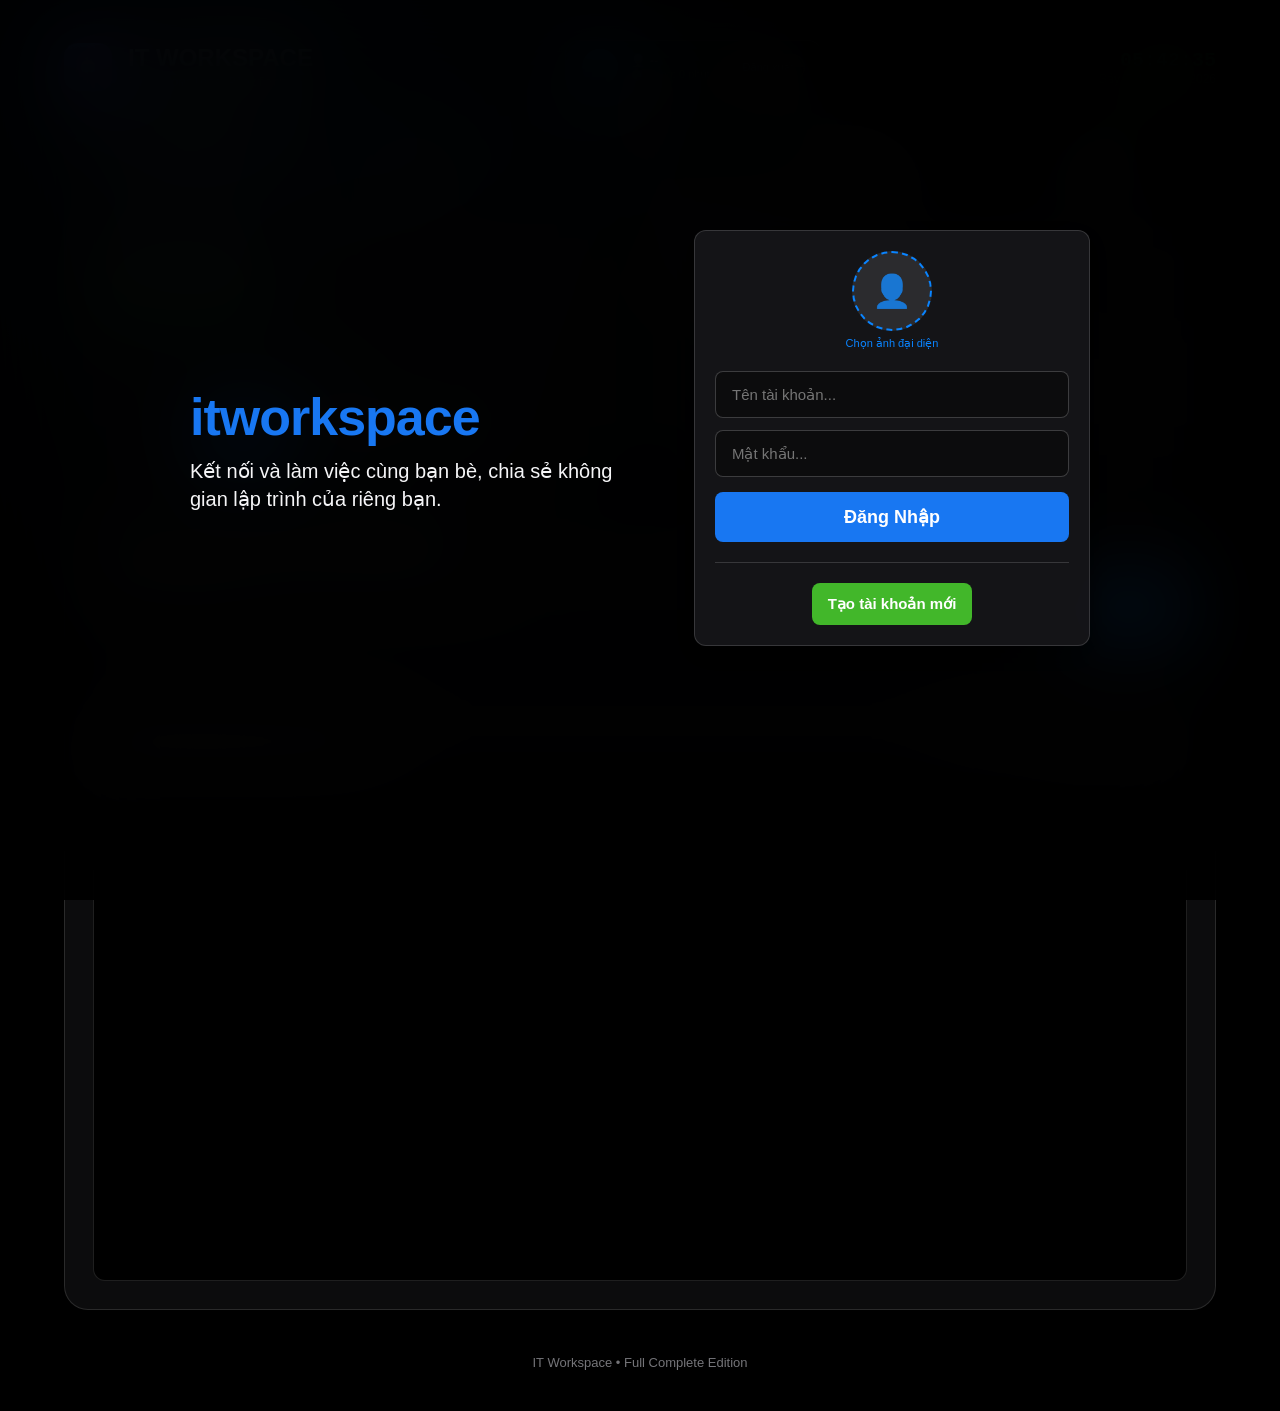
<file: it-workspace/index.html>
<!doctype html>
<html lang="vi">
  <head>
    <meta charset="UTF-8" />
    <meta name="viewport" content="width=device-width, initial-scale=1.0" />
    <title>IT Workspace | Complete Edition</title>
    <link rel="stylesheet" href="styles.css" />
  </head>
  <body id="pageBody">
    <!-- MÀN HÌNH ĐĂNG NHẬP / ĐĂNG KÝ PHONG CÁCH FACEBOOK -->
    <div id="loginOverlay" class="login-overlay">
      <div class="fb-login-wrapper">
        <div class="fb-left-intro">
          <h1 class="fb-logo-text">itworkspace</h1>
          <p class="fb-intro-desc">
            Kết nối và làm việc cùng bạn bè, chia sẻ không gian lập trình của
            riêng bạn.
          </p>
        </div>

        <div class="fb-card card" id="authBox">
          <h2 id="authTitle" style="display: none">ĐĂNG NHẬP</h2>

          <div style="text-align: center; margin-bottom: 20px">
            <label
              for="avatarUploadInput"
              class="fb-avatar-picker-label"
              title="Chọn ảnh đại diện"
            >
              <div id="avatarPreviewBox" class="fb-avatar-preview">👤</div>
              <span
                style="
                  font-size: 11px;
                  color: var(--accent);
                  display: block;
                  margin-top: 6px;
                "
                >Chọn ảnh đại diện</span
              >
            </label>
            <input
              type="file"
              id="avatarUploadInput"
              accept="image/*"
              style="display: none"
              onchange="previewAvatar(event)"
            />
          </div>

          <form
            onsubmit="
              event.preventDefault();
              handleAuth();
            "
          >
            <input
              type="text"
              id="authUsername"
              placeholder="Tên tài khoản..."
              class="fb-input"
              autocomplete="username"
              style="margin-bottom: 12px"
              required
            />
            <input
              type="password"
              id="authPassword"
              placeholder="Mật khẩu..."
              class="fb-input"
              autocomplete="current-password"
              style="margin-bottom: 15px"
              required
            />

            <button type="submit" class="fb-btn-submit" id="authBtn">
              Đăng Nhập
            </button>
          </form>

          <p
            id="authError"
            style="
              color: #ff453a;
              font-size: 13px;
              text-align: center;
              margin-top: 12px;
              display: none;
            "
          ></p>

          <div class="fb-divider"></div>

          <div style="text-align: center">
            <button
              class="fb-btn-create"
              id="authSwitchBtn"
              type="button"
              onclick="toggleAuthMode()"
            >
              Tạo tài khoản mới
            </button>
          </div>
        </div>
      </div>
    </div>

    <div class="bg-glow glow-1"></div>
    <div class="bg-glow glow-2"></div>

    <div class="wrap">
      <header>
        <div class="brand">
          <div class="logo-icon"><span class="dot"></span></div>
          <div>
            <h1>IT WORKSPACE</h1>
            <span class="sub">Full Complete Platform</span>
          </div>
        </div>

        <!-- WIDGET HIỂN THỊ TÀI KHOẢN & AVATAR ĐỒNG BỘ -->
        <div
          class="user-account-widget"
          style="
            display: flex;
            align-items: center;
            gap: 12px;
            background: rgba(255, 255, 255, 0.04);
            padding: 8px 16px;
            border-radius: 14px;
            border: 1px solid var(--apple-glass-border);
            backdrop-filter: blur(20px);
          "
        >
          <div id="headerAvatarDisplay" class="fb-header-avatar">👤</div>
          <div style="text-align: left">
            <div
              style="font-size: 13px; font-weight: 600; color: var(--text-main)"
              id="displayAccountName"
            >
              👤 --
            </div>
            <div style="font-size: 11px; color: #30d158" id="displayUsageTime">
              ⏱️ Tổng: 0 phút
            </div>
          </div>
          <button
            class="btn-secondary"
            style="font-size: 11px; padding: 6px 10px; margin-left: 10px"
            onclick="switchAccount()"
          >
            Đăng xuất
          </button>
        </div>

        <div class="clock" style="text-align: right">
          <div class="time" id="clockTime">--:--:--</div>
          <div class="date" id="clockDate">--</div>
        </div>
      </header>

      <nav class="nav-container">
        <div class="pill-indicator"></div>
        <button class="tab-btn active" data-tab="it">Lập Trình & IDE</button>
        <button class="tab-btn" data-tab="entertainment">YouTube & MU</button>
        <button class="tab-btn" data-tab="tools">Tiện Ích</button>
        <button class="tab-btn" data-tab="chat">💬 Messenger</button>
        <button class="tab-btn" data-tab="settings">⚙️ Cài đặt</button>
      </nav>

      <!-- TAB 1: LẬP TRÌNH & IDE -->
      <section class="panel active" id="panel-it">
        <div class="grid-2">
          <div class="card text-center">
            <h2>Đồng hồ Đếm ngược</h2>
            <div class="pomodoro-display" id="pomoTime">25:00</div>
            <div
              style="
                margin-bottom: 20px;
                display: flex;
                align-items: center;
                justify-content: center;
                gap: 10px;
              "
            >
              <label style="color: var(--text-muted); font-size: 14px"
                >Thời gian (phút):</label
              >
              <input
                type="number"
                id="pomoInput"
                value="25"
                min="1"
                max="120"
                onchange="applyPomoTime()"
                style="width: 70px; text-align: center"
              />
            </div>
            <div
              class="btn-group"
              style="justify-content: center; display: flex; gap: 10px"
            >
              <button class="btn-primary" onclick="startPomodoro()">
                Bắt đầu
              </button>
              <button class="btn-secondary" onclick="pausePomodoro()">
                Tạm dừng
              </button>
              <button class="btn-secondary" onclick="resetPomodoro()">
                Reset
              </button>
            </div>
          </div>

          <div class="card">
            <h2>Quản lý Task / Đồ án</h2>
            <div class="video-controls" style="margin-bottom: 0">
              <input
                type="text"
                id="todoInput"
                placeholder="Thêm task mới rồi Enter..."
              />
            </div>
            <ul class="todo-list" id="todoList"></ul>
          </div>
        </div>

        <div class="card">
          <h2>Tra cứu Thông tin & Lỗi Code (StackOverflow)</h2>
          <div class="video-controls">
            <input
              type="text"
              id="devInput"
              placeholder="Nhập từ khóa / lỗi code..."
            />
            <button class="btn-primary" onclick="searchDev()">
              Tra cứu Code
            </button>
          </div>
          <div
            id="codeResult"
            class="dict-result"
            style="display: none; max-height: 350px; overflow-y: auto"
          ></div>
        </div>

        <!-- MỤC CODE ĐÃ ĐƯỢC THAY THẾ BẰNG IDE THỰC TẾ -->
        <div class="card">
          <div
            style="
              display: flex;
              justify-content: space-between;
              align-items: center;
              margin-bottom: 15px;
              flex-wrap: wrap;
              gap: 10px;
            "
          >
            <h2 style="margin: 0">IDE Lập Trình (Chạy Code Thực Tế)</h2>
            <div style="display: flex; gap: 8px; align-items: center">
              <label style="font-size: 13px; color: var(--text-muted)"
                >Ngôn ngữ:</label
              >
              <select
                id="langSelect"
                onchange="switchCompilerLanguage()"
                style="
                  width: auto;
                  background: rgba(0, 0, 0, 0.5);
                  padding: 8px;
                  border-radius: 8px;
                  color: white;
                  border: 1px solid var(--apple-glass-border);
                "
              >
                <option value="cpp">C++</option>
                <option value="python">Python</option>
                <option value="java">Java</option>
                <option value="nodejs" selected>JavaScript (Node.js)</option>
              </select>
            </div>
          </div>

          <div
            style="
              border-radius: 12px;
              overflow: hidden;
              border: 1px solid var(--apple-glass-border);
              height: 500px;
              background: #000;
            "
          >
            <iframe
              id="compilerIframe"
              src="https://onecompiler.com/embed/nodejs?theme=dark"
              width="100%"
              height="100%"
              frameborder="0"
            ></iframe>
          </div>
        </div>
      </section>

      <!-- TAB 2: GIẢI TRÍ -->
      <section class="panel" id="panel-entertainment">
        <div class="card">
          <div
            style="
              display: flex;
              justify-content: space-between;
              align-items: center;
              margin-bottom: 20px;
              flex-wrap: wrap;
              gap: 10px;
            "
          >
            <h2 style="margin: 0">YouTube Workspace</h2>
            <button
              class="btn-secondary"
              id="googleAuthBtn"
              onclick="loginGoogleAccount()"
              style="font-size: 13px; padding: 8px 14px"
            >
              🌐 Đăng nhập Tài khoản Google
            </button>
          </div>

          <div class="video-controls">
            <input
              type="text"
              id="ytInput"
              placeholder="Nhập tên bài hát hoặc dán link YouTube..."
              onkeydown="if (event.key === 'Enter') handleYouTubeAction();"
            />
            <button class="btn-primary" onclick="handleYouTubeAction()">
              Tìm / Phát
            </button>
          </div>

          <div style="display: flex; gap: 10px; margin-bottom: 12px">
            <button class="btn-secondary" style="flex: 1" onclick="prevTrack()">
              ⏮ Bài trước
            </button>
            <button class="btn-secondary" style="flex: 1" onclick="nextTrack()">
              Bài tiếp theo ⏭
            </button>
          </div>

          <div
            id="searchResults"
            class="search-results"
            style="display: none"
          ></div>

          <div
            class="player"
            id="playerBox"
            style="
              position: relative;
              width: 100%;
              aspect-ratio: 16/9;
              background: #000;
              border-radius: 18px;
              overflow: hidden;
              border: 1px solid var(--apple-glass-border);
            "
          >
            <div
              class="player-placeholder"
              id="playerPlaceholder"
              style="
                position: absolute;
                inset: 0;
                background: linear-gradient(
                  135deg,
                  rgba(0, 0, 0, 0.75),
                  rgba(30, 27, 75, 0.65)
                );
                display: flex;
                align-items: center;
                justify-content: center;
                text-align: center;
              "
            >
              <div class="overlay-text">
                <svg
                  width="40"
                  height="40"
                  fill="none"
                  stroke="currentColor"
                  stroke-width="1.5"
                  viewBox="0 0 24 24"
                >
                  <path
                    stroke-linecap="round"
                    stroke-linejoin="round"
                    d="M14.752 11.168l-3.197-2.132A1 1 0 0010 9.87v4.263a1 1 0 001.555.832l3.197-2.132a1 1 0 000-1.664z"
                  ></path>
                  <path
                    stroke-linecap="round"
                    stroke-linejoin="round"
                    d="M21 12a9 9 0 11-18 0 9 9 0 0118 0z"
                  ></path>
                </svg>
                <p>Sẵn sàng phát Video</p>
                <span
                  >Nhập từ khóa tìm kiếm và ấn nút để hiện danh sách bài
                  hát</span
                >
              </div>
            </div>
          </div>
        </div>

        <div
          class="card"
          style="
            background: rgba(26, 11, 12, 0.45);
            border: 1px solid rgba(218, 41, 28, 0.3);
          "
        >
          <h2 style="color: #ff453a">Manchester United Zone</h2>
          <div
            style="
              border-radius: 14px;
              overflow: hidden;
              height: 500px;
              border: 1px solid var(--apple-glass-border);
              margin-top: 15px;
            "
          >
            <iframe
              src="https://www.fctables.com/teams/manchester-united-195973/iframe/?type=team-recent-matches&lang=en&past=4&future=4&title=Manchester+United"
              width="100%"
              height="100%"
              frameborder="0"
              scrolling="yes"
            ></iframe>
          </div>
        </div>
      </section>

      <!-- TAB 3: TIỆN ÍCH -->
      <section class="panel" id="panel-tools">
        <div class="grid-2">
          <div class="card" style="grid-column: 1 / -1">
            <h2>Dịch Thuật & Giải Thích Chi Tiết</h2>
            <div class="video-controls" style="margin-bottom: 15px">
              <input
                type="text"
                id="dictInput"
                placeholder="Nhập từ vựng cần tra cứu và dịch..."
                onkeydown="if (event.key === 'Enter') searchDict();"
              />
              <button class="btn-primary" onclick="searchDict()">
                Tra cứu chi tiết
              </button>
            </div>
            <div
              id="dictResult"
              class="dict-result"
              style="display: none; max-height: 400px; overflow-y: auto"
            ></div>
          </div>

          <div class="card">
            <h2>Tra cứu Học tập (Wikipedia)</h2>
            <div class="video-controls" style="margin-bottom: 12px">
              <input
                type="text"
                id="studyInput"
                placeholder="Nhập chủ đề học tập..."
                onkeydown="if (event.key === 'Enter') searchStudyInfo();"
              />
              <button class="btn-primary" onclick="searchStudyInfo()">
                Tra cứu
              </button>
            </div>
            <div
              id="studyResult"
              class="dict-result"
              style="display: none; max-height: 240px; overflow-y: auto"
            ></div>
          </div>

          <div class="card">
            <h2>Ghi chú Nhanh (Tự động lưu)</h2>
            <textarea
              id="scratchNote"
              style="height: 140px"
              placeholder="Gõ ghi chú vào đây..."
            ></textarea>
          </div>
        </div>
      </section>

      <!-- TAB 4: MESSENGER CHAT -->
      <section class="panel" id="panel-chat">
        <div class="messenger-container">
          <div class="messenger-sidebar card">
            <div class="messenger-sidebar-header">
              <h2>Đoạn chat</h2>
            </div>
            <div style="padding: 0 16px 12px 16px">
              <input
                type="text"
                id="searchFriendInput"
                placeholder="Tìm kiếm bạn bè..."
                oninput="searchUser()"
              />
            </div>
            <div
              id="searchResultBox"
              style="padding: 0 16px; margin-bottom: 8px; font-size: 13px"
            ></div>

            <div class="messenger-conversations" id="friendList">
              <!-- Danh sách đoạn chat -->
            </div>
          </div>

          <div class="messenger-chat-box card">
            <div id="chatHeader" class="messenger-chat-header">
              <div id="chatPeerAvatar" class="messenger-avatar-placeholder">
                💬
              </div>
              <div>
                <div
                  id="chatPeerName"
                  style="font-weight: 600; font-size: 15px"
                >
                  Chọn đoạn chat
                </div>
                <div
                  id="chatPeerStatus"
                  style="font-size: 11px; color: #30d158"
                >
                  Đang hoạt động
                </div>
              </div>
            </div>

            <div id="chatMessagesArea" class="messenger-messages-area">
              <div
                style="
                  color: var(--text-muted);
                  text-align: center;
                  margin: auto;
                "
              >
                Chọn một người bạn từ danh sách bên trái để bắt đầu nhắn tin
              </div>
            </div>

            <div class="messenger-input-area">
              <input
                type="text"
                id="chatInput"
                placeholder="Aa Nhắn tin..."
                disabled
                onkeydown="if (event.key === 'Enter') sendChatMessage();"
              />
              <button
                class="btn-primary"
                id="sendChatBtn"
                disabled
                onclick="sendChatMessage()"
              >
                Gửi
              </button>
            </div>
          </div>
        </div>
      </section>

      <!-- TAB 5: CÀI ĐẶT CÁ NHÂN HÓA -->
      <section class="panel" id="panel-settings">
        <div class="card">
          <h2>⚙️ Cài đặt Cá nhân hóa Tài khoản</h2>
          <p
            style="
              color: var(--text-muted);
              font-size: 13px;
              margin-bottom: 20px;
            "
          >
            Tùy chỉnh giao diện, phong cách hiển thị và màu chữ riêng cho tài
            khoản của bạn.
          </p>

          <div
            style="
              display: grid;
              grid-template-columns: 1fr 1fr;
              gap: 20px;
              margin-bottom: 20px;
            "
          >
            <div>
              <label
                style="
                  font-size: 13px;
                  color: var(--text-muted);
                  display: block;
                  margin-bottom: 8px;
                "
                >🎨 Tùy chỉnh Màu chữ (Text Color):</label
              >
              <input
                type="color"
                id="settingTextColor"
                value="#f5f5f7"
                onchange="saveUserSettings()"
                style="height: 45px; padding: 4px; cursor: pointer"
              />
            </div>

            <div>
              <label
                style="
                  font-size: 13px;
                  color: var(--text-muted);
                  display: block;
                  margin-bottom: 8px;
                "
                >🎨 Phong cách Giao diện (Style):</label
              >
              <select
                id="settingStyle"
                onchange="saveUserSettings()"
                style="
                  width: 100%;
                  background: rgba(0, 0, 0, 0.5);
                  padding: 8px;
                  border-radius: 8px;
                  color: var(--text-main);
                  border: 1px solid var(--apple-glass-border);
                "
              >
                <option value="apple">🍏 Apple Liquid Glass (Mặc định)</option>
                <option value="blur">🌫️ Heavy Blur Glass</option>
                <option value="rgb">🎮 RGB Gaming Neon</option>
                <option value="basic">🌚 Basic Clean Dark</option>
                <option value="cyberpunk">🟨 Cyberpunk 2077</option>
                <option value="matrix">💻 Matrix Hacker</option>
              </select>
            </div>
          </div>

          <div
            style="
              display: grid;
              grid-template-columns: 1fr 1fr;
              gap: 20px;
              margin-bottom: 20px;
            "
          >
            <div>
              <label
                style="
                  font-size: 13px;
                  color: var(--text-muted);
                  display: block;
                  margin-bottom: 8px;
                "
                >🎨 Tùy chỉnh Màu chủ đạo (Accent Color):</label
              >
              <input
                type="color"
                id="settingAccent"
                value="#0a84ff"
                onchange="saveUserSettings()"
                style="height: 45px; padding: 4px; cursor: pointer"
              />
            </div>

            <div>
              <label
                style="
                  font-size: 13px;
                  color: var(--text-muted);
                  display: block;
                  margin-bottom: 8px;
                "
                >🖼️ Ảnh nền tùy chỉnh (Dán URL hình ảnh):</label
              >
              <input
                type="text"
                id="settingBgUrl"
                placeholder="https://example.com/image.jpg"
                oninput="saveUserSettings()"
              />
            </div>
          </div>

          <div style="display: flex; gap: 10px; margin-top: 15px">
            <button
              class="btn-primary"
              onclick="alert('Đã lưu toàn bộ cài đặt cho tài khoản!')"
            >
              Lưu Cài Đặt
            </button>
            <button class="btn-secondary" onclick="resetUserSettings()">
              Khôi phục Mặc định
            </button>
          </div>
        </div>
      </section>

      <footer>IT Workspace • Full Complete Edition</footer>
    </div>

    <script src="script.js"></script>
  </body>
</html>
</file>
<file: styles.css>
:root {
  --bg-color: #000000;
  --apple-glass-bg: rgba(22, 22, 25, 0.55);
  --apple-glass-border: rgba(255, 255, 255, 0.12);
  --accent: #0a84ff;
  --accent-gradient: linear-gradient(
    135deg,
    var(--accent) 0%,
    #5e5ce6 50%,
    #bf5af2 100%
  );
  --text-main: #f5f5f7;
  --text-muted: #86868b;
  --custom-bg-image: none;
}

* {
  box-sizing: border-box;
  margin: 0;
  padding: 0;
}

body {
  background-color: var(--bg-color);
  background-image:
    var(--custom-bg-image),
    radial-gradient(
      circle at 20% 15%,
      rgba(10, 132, 255, 0.18) 0%,
      transparent 45%
    );
  background-size: cover;
  background-position: center;
  background-attachment: fixed;
  color: var(--text-main);
  font-family: -apple-system, BlinkMacSystemFont, "SF Pro Display", sans-serif;
  min-height: 100vh;
  overflow-x: hidden;
  position: relative;
}

.wrap {
  max-width: 1200px;
  margin: 0 auto;
  padding: 40px 24px;
}
header {
  display: flex;
  justify-content: space-between;
  align-items: center;
  margin-bottom: 35px;
}
.brand {
  display: flex;
  align-items: center;
  gap: 16px;
}
.logo-icon {
  width: 48px;
  height: 48px;
  background: var(--accent-gradient);
  border-radius: 14px;
  display: flex;
  align-items: center;
  justify-content: center;
  box-shadow: 0 10px 30px rgba(10, 132, 255, 0.4);
}
.logo-icon .dot {
  width: 14px;
  height: 14px;
  background: #fff;
  border-radius: 50%;
  box-shadow: 0 0 12px #fff;
}
header h1 {
  font-size: 24px;
  font-weight: 700;
  color: var(--text-main);
}
header .sub {
  font-size: 12px;
  color: var(--text-muted);
  font-family: "JetBrains Mono", monospace;
}

.clock .time {
  font-family: "JetBrains Mono", monospace;
  font-size: 20px;
  font-weight: 600;
  color: #30d158;
}
.clock .date {
  font-size: 12px;
  color: var(--text-muted);
}

/* Giao diện Đăng nhập phong cách Chuyên nghiệp hiện đại */
.login-overlay {
  position: fixed;
  inset: 0;
  background: rgba(0, 0, 0, 0.88);
  backdrop-filter: blur(40px);
  z-index: 9999;
  display: flex;
  align-items: center;
  justify-content: center;
  padding: 20px;
}
.fb-login-wrapper {
  display: flex;
  align-items: center;
  justify-content: space-between;
  max-width: 900px;
  width: 100%;
  gap: 40px;
}
@media (max-width: 768px) {
  .fb-login-wrapper {
    flex-direction: column;
    text-align: center;
  }
}

.fb-left-intro {
  max-width: 450px;
}
.fb-logo-text {
  font-size: 52px;
  font-weight: 800;
  background: var(--accent-gradient);
  -webkit-background-clip: text;
  -webkit-text-fill-color: transparent;
  letter-spacing: -1px;
  margin-bottom: 12px;
}
.fb-intro-desc {
  font-size: 18px;
  line-height: 1.5;
  color: var(--text-muted);
}

.fb-card {
  width: 100%;
  max-width: 396px;
  background: rgba(22, 22, 25, 0.75) !important;
  border: 1px solid var(--apple-glass-border) !important;
  border-radius: 20px !important;
  padding: 30px !important;
  box-shadow: 0 20px 40px rgba(0, 0, 0, 0.6) !important;
  backdrop-filter: blur(30px);
}
.fb-input {
  width: 100%;
  background: rgba(0, 0, 0, 0.5);
  border: 1px solid var(--apple-glass-border);
  color: #fff;
  padding: 14px 16px;
  border-radius: 12px;
  font-size: 14px;
}
.fb-input:focus {
  border-color: var(--accent);
  outline: none;
}

.fb-btn-submit {
  width: 100%;
  background: var(--accent);
  border: none;
  color: #fff;
  padding: 14px;
  border-radius: 12px;
  font-size: 16px;
  font-weight: 600;
  cursor: pointer;
  box-shadow: 0 10px 25px rgba(10, 132, 255, 0.4);
  transition: opacity 0.2s;
}
.fb-btn-submit:hover {
  opacity: 0.9;
}

.fb-divider {
  border-bottom: 1px solid var(--apple-glass-border);
  margin: 20px 0;
}
.fb-btn-create {
  background: rgba(255, 255, 255, 0.08);
  border: 1px solid var(--apple-glass-border);
  color: var(--text-main);
  padding: 12px 16px;
  border-radius: 12px;
  font-size: 14px;
  font-weight: 600;
  cursor: pointer;
  transition: background 0.2s;
  width: 100%;
}
.fb-btn-create:hover {
  background: rgba(255, 255, 255, 0.12);
}

/* Tùy chỉnh Avatar */
.fb-header-avatar {
  width: 36px;
  height: 36px;
  border-radius: 50%;
  background: var(--accent);
  display: flex;
  align-items: center;
  justify-content: center;
  font-size: 14px;
  color: #fff;
  overflow: hidden;
  object-fit: cover;
}
.fb-header-avatar img {
  width: 100%;
  height: 100%;
  object-fit: cover;
}

/* Thanh điều hướng 5 tab */
.nav-container {
  display: flex;
  position: relative;
  gap: 4px;
  margin-bottom: 30px;
  background: rgba(255, 255, 255, 0.04);
  padding: 6px;
  border-radius: 16px;
  border: 1px solid var(--apple-glass-border);
  backdrop-filter: blur(30px);
}
.pill-indicator {
  position: absolute;
  top: 6px;
  bottom: 6px;
  left: 6px;
  width: calc((100% - 20px) / 15);
  background: rgba(255, 255, 255, 0.12);
  border: 1px solid rgba(255, 255, 255, 0.18);
  border-radius: 12px;
  box-shadow: 0 10px 30px rgba(0, 0, 0, 0.4);
  transition: transform 0.45s cubic-bezier(0.16, 1, 0.3, 1);
  z-index: 1;
}
.tab-btn {
  flex: 1;
  background: transparent;
  border: none;
  color: var(--text-main);
  padding: 10px 6px;
  font-size: 12px;
  font-weight: 500;
  border-radius: 12px;
  cursor: pointer;
  display: flex;
  align-items: center;
  justify-content: center;
  gap: 4px;
  position: relative;
  z-index: 2;
  white-space: nowrap;
  overflow: hidden;
  text-overflow: ellipsis;
}
.tab-btn.active {
  font-weight: 600;
}
@media (max-width: 700px) {
  .nav-container {
    flex-wrap: wrap;
  }
  .pill-indicator {
    display: none;
  }
  .tab-btn {
    flex: 1 1 30%;
  }
  .tab-btn.active {
    background: rgba(255, 255, 255, 0.12);
    border: 1px solid rgba(255, 255, 255, 0.18);
  }
}

.panel {
  display: none;
  opacity: 0;
  transform: translateY(20px) scale(0.99);
  filter: blur(4px);
  transition:
    opacity 0.4s ease,
    transform 0.4s ease;
}
.panel.active {
  display: block;
  opacity: 1;
  transform: translateY(0) scale(1);
  filter: blur(0);
}

.card {
  background: var(--apple-glass-bg);
  border: 1px solid var(--apple-glass-border);
  border-radius: 24px;
  padding: 28px;
  margin-bottom: 24px;
  backdrop-filter: blur(40px);
  box-shadow: 0 30px 60px rgba(0, 0, 0, 0.6);
  color: var(--text-main);
}
.card h2 {
  font-size: 17px;
  font-weight: 600;
  margin-bottom: 18px;
  color: var(--text-main);
}

.grid-2 {
  display: grid;
  grid-template-columns: 1fr 1fr;
  gap: 24px;
}
@media (max-width: 850px) {
  .grid-2 {
    grid-template-columns: 1fr;
  }
}

input,
textarea,
select {
  width: 100%;
  background: rgba(0, 0, 0, 0.35);
  border: 1px solid var(--apple-glass-border);
  color: var(--text-main);
  padding: 13px 18px;
  border-radius: 14px;
  font-family: inherit;
  font-size: 14px;
}
input:focus,
textarea:focus,
select:focus {
  outline: none;
  border-color: var(--accent);
}

.btn-primary {
  background: var(--accent);
  border: none;
  color: #fff;
  padding: 13px 22px;
  border-radius: 14px;
  font-weight: 500;
  cursor: pointer;
  box-shadow: 0 10px 30px rgba(10, 132, 255, 0.45);
}
.btn-secondary {
  background: rgba(255, 255, 255, 0.06);
  border: 1px solid var(--apple-glass-border);
  color: var(--text-main);
  padding: 13px 22px;
  border-radius: 14px;
  font-weight: 500;
  cursor: pointer;
}

/* Giao diện Messenger Layout chuẩn */
.messenger-container {
  display: grid;
  grid-template-columns: 340px 1fr;
  gap: 20px;
  height: 600px;
}
@media (max-width: 850px) {
  .messenger-container {
    grid-template-columns: 1fr;
    height: auto;
  }
}

.messenger-sidebar {
  display: flex;
  flex-direction: column;
  height: 100%;
  padding: 0 !important;
  overflow: hidden;
}
.messenger-sidebar-header {
  padding: 20px 20px 10px 20px;
}
.messenger-conversations {
  flex: 1;
  overflow-y: auto;
  padding: 0 12px 12px 12px;
  display: flex;
  flex-direction: column;
  gap: 4px;
}

.messenger-chat-box {
  display: flex;
  flex-direction: column;
  height: 100%;
  padding: 0 !important;
  overflow: hidden;
}
.messenger-chat-header {
  display: flex;
  align-items: center;
  gap: 12px;
  padding: 16px 20px;
  border-bottom: 1px solid var(--apple-glass-border);
  background: rgba(255, 255, 255, 0.02);
}
.messenger-avatar-placeholder {
  width: 38px;
  height: 38px;
  border-radius: 50%;
  background: var(--accent);
  display: flex;
  align-items: center;
  justify-content: center;
  font-size: 16px;
  color: #fff;
  overflow: hidden;
  object-fit: cover;
}
.messenger-avatar-placeholder img {
  width: 100%;
  height: 100%;
  object-fit: cover;
}

.messenger-messages-area {
  flex: 1;
  overflow-y: auto;
  padding: 20px;
  display: flex;
  flex-direction: column;
  gap: 10px;
  background: rgba(0, 0, 0, 0.2);
}
.messenger-input-area {
  display: flex;
  gap: 10px;
  padding: 16px 20px;
  border-top: 1px solid var(--apple-glass-border);
  background: rgba(255, 255, 255, 0.02);
}

.chat-bubble-me {
  background: var(--accent);
  color: #fff;
  padding: 10px 14px;
  border-radius: 18px 18px 4px 18px;
  max-width: 70%;
  align-self: flex-end;
  font-size: 13px;
  word-break: break-word;
  box-shadow: 0 2px 5px rgba(0, 0, 0, 0.2);
}
.chat-bubble-friend {
  background: rgba(255, 255, 255, 0.1);
  color: var(--text-main);
  padding: 10px 14px;
  border-radius: 18px 18px 18px 4px;
  max-width: 70%;
  align-self: flex-start;
  font-size: 13px;
  word-break: break-word;
}

.conversation-item {
  display: flex;
  align-items: center;
  gap: 12px;
  padding: 10px 12px;
  border-radius: 12px;
  cursor: pointer;
  transition: background 0.2s;
}
.conversation-item:hover {
  background: rgba(255, 255, 255, 0.06);
}
.conversation-item.active {
  background: rgba(10, 132, 255, 0.2);
  border: 1px solid var(--accent);
}
.conversation-info {
  flex: 1;
  overflow: hidden;
}
.conversation-name {
  font-size: 13px;
  font-weight: 600;
  color: var(--text-main);
}
.conversation-lastmsg {
  font-size: 11px;
  color: var(--text-muted);
  white-space: nowrap;
  overflow: hidden;
  text-overflow: ellipsis;
  margin-top: 2px;
}

/* Các thành phần tiện ích phụ */
.pomodoro-display {
  font-family: "JetBrains Mono", monospace;
  font-size: 52px;
  font-weight: 700;
  color: #30d158;
  margin: 15px 0;
}
.todo-list {
  list-style: none;
  max-height: 220px;
  overflow-y: auto;
  margin-top: 15px;
}
.todo-list li {
  background: rgba(255, 255, 255, 0.03);
  padding: 12px 16px;
  border-radius: 12px;
  border: 1px solid var(--apple-glass-border);
  margin-bottom: 8px;
  display: flex;
  justify-content: space-between;
  align-items: center;
  color: var(--text-main);
}
.todo-list li.done .task-text {
  text-decoration: line-through;
  color: var(--text-muted);
}
.delete-btn {
  color: #ff453a;
  cursor: pointer;
  font-weight: bold;
  padding: 2px 8px;
}

.video-controls {
  display: flex;
  gap: 10px;
  margin-bottom: 15px;
}

/* KHUNG YOUTUBE FIX CHUẨN KÍCH THƯỚC NGANG & CHO PHÉP AUTOPLAY */
.player {
  position: relative;
  width: 100%;
  aspect-ratio: 16/9;
  background: #000;
  border-radius: 18px;
  overflow: hidden;
  border: 1px solid var(--apple-glass-border);
}
.player iframe {
  position: absolute;
  top: 0;
  left: 0;
  width: 100%;
  height: 100%;
  border: none;
}
.player-placeholder {
  position: absolute;
  inset: 0;
  background: linear-gradient(
    135deg,
    rgba(0, 0, 0, 0.75),
    rgba(30, 27, 75, 0.65)
  );
  display: flex;
  align-items: center;
  justify-content: center;
  text-align: center;
}

.overlay-text {
  padding: 38px 32px;
  border-radius: 24px;
  max-width: 440px;
}
.overlay-text p {
  font-size: 17px;
  font-weight: 600;
  color: #fff;
  margin-bottom: 8px;
}
.overlay-text span {
  font-size: 13px;
  color: var(--text-muted);
  display: block;
}

.search-results {
  display: grid;
  grid-template-columns: repeat(auto-fill, minmax(220px, 1fr));
  gap: 14px;
  margin-bottom: 15px;
  max-height: 280px;
  overflow-y: auto;
}
.result-item-grid {
  background: rgba(255, 255, 255, 0.03);
  border: 1px solid var(--apple-glass-border);
  border-radius: 14px;
  overflow: hidden;
  cursor: pointer;
  color: var(--text-main);
  transition: transform 0.2s;
}
.result-item-grid:hover {
  transform: scale(1.02);
}
.result-item-grid img {
  width: 100%;
  aspect-ratio: 16/9;
  object-fit: cover;
}
.result-item-grid .info {
  padding: 10px;
}
.result-item-grid .title {
  font-size: 13px;
  font-weight: 500;
  color: var(--text-main);
}
.result-item-grid .channel {
  font-size: 11px;
  color: var(--text-muted);
  margin-top: 4px;
}

.dict-result {
  background: rgba(0, 0, 0, 0.35);
  border: 1px solid var(--apple-glass-border);
  border-radius: 16px;
  padding: 16px;
  margin-top: 10px;
  color: var(--text-main);
}
footer {
  text-align: center;
  font-size: 13px;
  color: var(--text-muted);
  margin-top: 45px;
}

/* =========================================
   THEME SETTINGS TÙY CHỈNH NÂNG CAO
========================================= */
/* 1. Heavy Blur Glass */
.style-blur .card {
  background: rgba(0, 0, 0, 0.3);
  backdrop-filter: blur(80px);
  border: 1px solid rgba(255, 255, 255, 0.05);
}

/* 2. RGB Gaming Neon */
.style-rgb .card {
  border: 2px solid var(--accent);
  box-shadow:
    0 0 15px var(--accent),
    inset 0 0 10px rgba(0, 0, 0, 0.5);
}
.style-rgb .btn-primary {
  box-shadow: 0 0 20px var(--accent);
}

/* 3. Basic Clean Dark */
.style-basic .card {
  background: #1c1c1e;
  backdrop-filter: none;
  border: 1px solid #333;
  box-shadow: none;
  border-radius: 12px;
}
.style-basic {
  background-image: none !important;
  background-color: #000;
}

/* 4. Cyberpunk 2077 */
.style-cyberpunk .card {
  background: rgba(250, 230, 39, 0.05);
  border: 2px solid #fae627;
  border-radius: 0;
  clip-path: polygon(
    0 0,
    100% 0,
    100% calc(100% - 20px),
    calc(100% - 20px) 100%,
    0 100%
  );
  backdrop-filter: blur(10px);
}
.style-cyberpunk {
  font-family: "Courier New", Courier, monospace;
}
.style-cyberpunk .btn-primary {
  background: #fae627;
  color: #000;
  font-weight: bold;
  border-radius: 0;
  box-shadow: 4px 4px 0px #ff003c;
}
.style-cyberpunk .tab-btn {
  border-radius: 0;
}

/* 5. Matrix Hacker */
.style-matrix .card {
  background: rgba(0, 20, 0, 0.85);
  border: 1px solid #0f0;
  box-shadow: 0 0 15px rgba(0, 255, 0, 0.2);
  border-radius: 0;
}
.style-matrix h1,
.style-matrix h2,
.style-matrix .time,
.style-matrix .task-text,
.style-matrix .sub {
  color: #0f0 !important;
  font-family: monospace;
}
.style-matrix .btn-primary {
  background: #0f0;
  color: #000;
  font-weight: bold;
  border-radius: 0;
  box-shadow: 0 0 10px #0f0;
}
.style-matrix {
  background-image: none !important;
  background-color: #000;
  font-family: monospace;
}

/* =========================================
   TASK / ĐỒ ÁN - KANBAN BOARD (Section 6-11)
========================================= */
.field-label {
  font-size: 12px;
  color: var(--text-muted);
  display: block;
  margin-bottom: 6px;
}

.tag-picker {
  display: flex;
  flex-wrap: wrap;
  gap: 8px;
}
.tag-picker label {
  display: flex;
  align-items: center;
  gap: 5px;
  font-size: 12px;
  background: rgba(255, 255, 255, 0.05);
  border: 1px solid var(--apple-glass-border);
  padding: 6px 10px;
  border-radius: 10px;
  cursor: pointer;
  width: auto;
}

/* Thống kê nhanh (Dashboard) */
.task-stats-row {
  display: flex;
  flex-wrap: wrap;
  gap: 12px;
  margin-bottom: 20px;
}
.stat-chip {
  background: rgba(255, 255, 255, 0.04);
  border: 1px solid var(--apple-glass-border);
  border-radius: 14px;
  padding: 12px 16px;
  min-width: 110px;
  flex: 1;
}
.stat-value {
  font-size: 22px;
  font-weight: 700;
  color: var(--text-main);
}
.stat-label {
  font-size: 11px;
  color: var(--text-muted);
  margin-top: 2px;
}

/* Biểu đồ tròn + biểu đồ cột (vanilla SVG) */
.task-charts-row {
  display: grid;
  grid-template-columns: 1fr 1fr;
  gap: 20px;
  margin-bottom: 24px;
}
@media (max-width: 850px) {
  .task-charts-row {
    grid-template-columns: 1fr;
  }
}
.chart-box {
  background: rgba(255, 255, 255, 0.03);
  border: 1px solid var(--apple-glass-border);
  border-radius: 16px;
  padding: 16px;
  text-align: center;
}
.chart-box h3 {
  font-size: 13px;
  font-weight: 600;
  margin-bottom: 10px;
  color: var(--text-muted);
}
.chart-box svg {
  width: 100%;
  max-width: 220px;
  height: auto;
}
.chart-legend {
  display: flex;
  flex-wrap: wrap;
  justify-content: center;
  gap: 10px;
  margin-top: 10px;
  font-size: 11px;
  color: var(--text-muted);
}
.legend-item {
  display: flex;
  align-items: center;
  gap: 5px;
}
.legend-dot {
  width: 8px;
  height: 8px;
  border-radius: 50%;
  display: inline-block;
}

/* 4 cột Kanban */
.kanban-board {
  display: grid;
  grid-template-columns: repeat(4, 1fr);
  gap: 16px;
}
@media (max-width: 1000px) {
  .kanban-board {
    grid-template-columns: 1fr 1fr;
  }
}
@media (max-width: 600px) {
  .kanban-board {
    grid-template-columns: 1fr;
  }
}
.kanban-column {
  background: rgba(255, 255, 255, 0.02);
  border: 1px solid var(--apple-glass-border);
  border-radius: 16px;
  padding: 12px;
  min-height: 200px;
  display: flex;
  flex-direction: column;
}
.kanban-col-header {
  display: flex;
  justify-content: space-between;
  align-items: center;
  font-size: 13px;
  font-weight: 600;
  margin-bottom: 10px;
  padding: 0 4px;
}
.kanban-count {
  background: rgba(255, 255, 255, 0.1);
  border-radius: 20px;
  padding: 2px 8px;
  font-size: 11px;
}
.kanban-col-body {
  display: flex;
  flex-direction: column;
  gap: 10px;
  flex: 1;
  min-height: 100px;
}

/* Task Card */
.task-card {
  background: rgba(255, 255, 255, 0.04);
  border: 1px solid var(--apple-glass-border);
  border-radius: 14px;
  padding: 12px;
  cursor: grab;
  transition:
    transform 0.2s ease,
    box-shadow 0.2s ease;
}
.task-card:hover {
  transform: translateY(-3px);
  box-shadow: 0 12px 24px rgba(0, 0, 0, 0.4);
}
.task-card.dragging {
  opacity: 0.4;
}
.task-card-top {
  display: flex;
  align-items: center;
  gap: 6px;
  margin-bottom: 6px;
}
.task-icon {
  font-size: 15px;
}
.task-name {
  font-size: 13px;
  font-weight: 600;
  color: var(--text-main);
}
.task-desc {
  font-size: 11px;
  color: var(--text-muted);
  margin-bottom: 8px;
  display: -webkit-box;
  -webkit-line-clamp: 2;
  -webkit-box-orient: vertical;
  overflow: hidden;
}
.task-tags {
  display: flex;
  flex-wrap: wrap;
  gap: 4px;
  margin-bottom: 8px;
}
.task-tag {
  font-size: 10px;
  background: rgba(10, 132, 255, 0.15);
  color: var(--accent);
  padding: 2px 8px;
  border-radius: 10px;
}
.task-meta-row {
  display: flex;
  flex-wrap: wrap;
  gap: 6px;
  align-items: center;
  margin-bottom: 8px;
}
.priority-badge {
  font-size: 10px;
  font-weight: 600;
  padding: 2px 8px;
  border-radius: 10px;
}
.countdown-badge {
  font-size: 10px;
  font-weight: 600;
  padding: 2px 8px;
  border-radius: 10px;
}
.cd-green {
  background: rgba(48, 209, 88, 0.15);
  color: #30d158;
}
.cd-yellow {
  background: rgba(255, 214, 10, 0.15);
  color: #ffd60a;
}
.cd-red {
  background: rgba(255, 69, 58, 0.15);
  color: #ff453a;
}
.cd-overdue {
  background: rgba(255, 69, 58, 0.25);
  color: #ff453a;
}
.cd-none {
  background: rgba(255, 255, 255, 0.08);
  color: var(--text-muted);
}
.blink {
  animation: blinkAnim 1.2s infinite;
}
@keyframes blinkAnim {
  0%,
  100% {
    opacity: 1;
  }
  50% {
    opacity: 0.4;
  }
}

.progress-track {
  width: 100%;
  height: 6px;
  background: rgba(255, 255, 255, 0.08);
  border-radius: 10px;
  overflow: hidden;
  margin-bottom: 10px;
}
.progress-fill {
  height: 100%;
  background: var(--accent-gradient);
  border-radius: 10px;
  transition: width 0.3s ease;
}

.task-card-actions {
  display: flex;
  flex-wrap: wrap;
  gap: 6px;
}
.task-action-btn {
  font-size: 10px;
  background: rgba(255, 255, 255, 0.06);
  border: 1px solid var(--apple-glass-border);
  color: var(--text-main);
  padding: 5px 9px;
  border-radius: 8px;
  cursor: pointer;
  width: auto;
}
.task-action-btn.complete {
  color: #30d158;
  border-color: #30d158;
}
.task-action-btn.delete {
  color: #ff453a;
  border-color: #ff453a;
}

/* Checklist dùng chung cho form và popup chi tiết */
.checklist-list {
  list-style: none;
  max-height: 200px;
  overflow-y: auto;
}
.checklist-list li {
  display: flex;
  align-items: center;
  justify-content: space-between;
  background: rgba(255, 255, 255, 0.03);
  padding: 8px 12px;
  border-radius: 10px;
  border: 1px solid var(--apple-glass-border);
  margin-bottom: 6px;
  font-size: 12px;
}
.checklist-list li.done .task-text {
  text-decoration: line-through;
  color: var(--text-muted);
}

/* Modal dùng chung (Task mới/sửa + Chi tiết task) */
.modal-overlay {
  position: fixed;
  inset: 0;
  background: rgba(0, 0, 0, 0.75);
  backdrop-filter: blur(20px);
  display: none;
  align-items: center;
  justify-content: center;
  z-index: 500;
  padding: 20px;
}
.modal-overlay.active {
  display: flex;
}
.modal-box {
  width: 100%;
  max-width: 560px;
  max-height: 88vh;
  overflow-y: auto;
}
.modal-header {
  display: flex;
  justify-content: space-between;
  align-items: center;
  margin-bottom: 16px;
}
.modal-close {
  cursor: pointer;
  font-size: 18px;
  color: var(--text-muted);
}
.modal-close:hover {
  color: var(--text-main);
}

/* Toast Notification */
.toast-container {
  position: fixed;
  top: 20px;
  right: 20px;
  z-index: 9998;
  display: flex;
  flex-direction: column;
  gap: 10px;
  max-width: 90vw;
}
.toast {
  background: rgba(22, 22, 25, 0.9);
  border: 1px solid var(--apple-glass-border);
  backdrop-filter: blur(20px);
  color: var(--text-main);
  padding: 12px 18px;
  border-radius: 14px;
  font-size: 13px;
  display: flex;
  align-items: center;
  gap: 8px;
  box-shadow: 0 10px 30px rgba(0, 0, 0, 0.5);
  transform: translateX(120%);
  opacity: 0;
  transition:
    transform 0.3s ease,
    opacity 0.3s ease;
}
.toast.show {
  transform: translateX(0);
  opacity: 1;
}
.toast-success {
  border-color: #30d158;
}
.toast-error {
  border-color: #ff453a;
}
.toast-warning {
  border-color: #ffd60a;
}

/* =========================================
   ĐĂNG NHẬP NÂNG CAO (Section 2): validation, ripple, loading
========================================= */
.field-error {
  font-size: 11px;
  color: #ff453a;
  min-height: 14px;
  text-align: left;
  margin-bottom: 4px;
}
.pw-toggle {
  position: absolute;
  right: 14px;
  top: 50%;
  transform: translateY(-50%);
  cursor: pointer;
  font-size: 14px;
  color: var(--text-muted);
  user-select: none;
}
.ripple-btn {
  position: relative;
  overflow: hidden;
}
.ripple {
  position: absolute;
  border-radius: 50%;
  background: rgba(255, 255, 255, 0.5);
  transform: scale(0);
  animation: rippleAnim 0.6s linear;
  pointer-events: none;
}
@keyframes rippleAnim {
  to {
    transform: scale(4);
    opacity: 0;
  }
}
.btn-spinner {
  display: inline-block;
  width: 15px;
  height: 15px;
  border: 2px solid rgba(255, 255, 255, 0.4);
  border-top-color: #fff;
  border-radius: 50%;
  animation: spinAnim 0.7s linear infinite;
  vertical-align: middle;
  margin-left: 8px;
}
@keyframes spinAnim {
  to {
    transform: rotate(360deg);
  }
}
.login-success-flash {
  animation: successFlashAnim 0.4s ease;
}
@keyframes successFlashAnim {
  0% {
    opacity: 1;
  }
  100% {
    opacity: 0;
  }
}

/* =========================================
   DROPDOWN AVATAR TÀI KHOẢN (Section 2 & 5)
========================================= */
.user-account-widget {
  position: relative;
  display: flex;
  align-items: center;
}
.account-widget-trigger {
  display: flex;
  align-items: center;
  gap: 12px;
  cursor: pointer;
  background: rgba(255, 255, 255, 0.04);
  padding: 8px 16px;
  border-radius: 14px;
  border: 1px solid var(--apple-glass-border);
  backdrop-filter: blur(20px);
  transition: background 0.2s ease;
}
.account-widget-trigger:hover {
  background: rgba(255, 255, 255, 0.08);
}
.account-name-row {
  display: flex;
  align-items: center;
  gap: 6px;
  font-size: 13px;
  font-weight: 600;
  color: var(--text-main);
}
.online-dot {
  width: 8px;
  height: 8px;
  border-radius: 50%;
  background: #30d158;
  box-shadow: 0 0 6px #30d158;
  display: inline-block;
}
.dropdown-arrow {
  font-size: 10px;
  color: var(--text-muted);
  margin-left: 2px;
}
.account-dropdown {
  position: absolute;
  top: calc(100% + 8px);
  right: 0;
  background: var(--apple-glass-bg);
  border: 1px solid var(--apple-glass-border);
  border-radius: 14px;
  padding: 8px;
  display: none;
  flex-direction: column;
  gap: 4px;
  min-width: 190px;
  backdrop-filter: blur(30px);
  box-shadow: 0 20px 40px rgba(0, 0, 0, 0.5);
  z-index: 50;
}
.account-dropdown.active {
  display: flex;
}
.dropdown-item {
  background: transparent;
  border: none;
  color: var(--text-main);
  text-align: left;
  padding: 10px 12px;
  border-radius: 10px;
  font-size: 13px;
  cursor: pointer;
  width: 100%;
}
.dropdown-item:hover {
  background: rgba(255, 255, 255, 0.08);
}
.dropdown-item.logout {
  color: #ff453a;
}

/* Popup cắt ảnh đại diện */
.crop-container {
  width: 260px;
  height: 260px;
  margin: 0 auto;
  position: relative;
  overflow: hidden;
  border-radius: 50%;
  border: 2px solid var(--apple-glass-border);
  background: #000;
  cursor: grab;
}
.crop-container img {
  position: absolute;
  top: 0;
  left: 0;
  user-select: none;
}

/* =========================================
   MINI YOUTUBE STUDIO (Section 3): lịch sử/yêu thích/playlist
========================================= */
.yt-subtabs {
  display: flex;
  gap: 8px;
  margin: 15px 0;
  flex-wrap: wrap;
}
.yt-subtab-btn {
  background: rgba(255, 255, 255, 0.05);
  border: 1px solid var(--apple-glass-border);
  color: var(--text-muted);
  padding: 8px 14px;
  border-radius: 10px;
  font-size: 12px;
  cursor: pointer;
  width: auto;
}
.yt-subtab-btn.active {
  background: var(--accent);
  color: #fff;
  border-color: var(--accent);
}
.yt-video-list {
  flex-direction: column;
  gap: 10px;
  max-height: 320px;
  overflow-y: auto;
  margin-bottom: 15px;
}
.yt-video-row {
  display: flex;
  align-items: center;
  gap: 12px;
  background: rgba(255, 255, 255, 0.03);
  border: 1px solid var(--apple-glass-border);
  border-radius: 12px;
  padding: 8px;
}
.yt-video-row img {
  width: 80px;
  aspect-ratio: 16/9;
  object-fit: cover;
  border-radius: 8px;
  cursor: pointer;
  flex-shrink: 0;
}
.yt-video-info {
  flex: 1;
  overflow: hidden;
  cursor: pointer;
}
.yt-video-title {
  font-size: 12px;
  font-weight: 600;
  color: var(--text-main);
  white-space: nowrap;
  overflow: hidden;
  text-overflow: ellipsis;
}
.yt-video-sub {
  font-size: 11px;
  color: var(--text-muted);
  margin-top: 2px;
}
.yt-video-actions {
  display: flex;
  gap: 6px;
  flex-shrink: 0;
}
.yt-icon-btn {
  cursor: pointer;
  font-size: 14px;
  padding: 4px 7px;
  border-radius: 8px;
  background: rgba(255, 255, 255, 0.05);
}
.yt-icon-btn.active {
  background: rgba(255, 214, 10, 0.2);
}
.yt-empty {
  color: var(--text-muted);
  font-size: 12px;
  text-align: center;
  padding: 20px;
  display: block;
}
.result-item-grid {
  position: relative;
}
.yt-duration-badge {
  position: absolute;
  bottom: 44px;
  right: 6px;
  background: rgba(0, 0, 0, 0.8);
  color: #fff;
  font-size: 10px;
  padding: 2px 6px;
  border-radius: 6px;
}
.yt-card-actions {
  display: flex;
  gap: 6px;
  padding: 0 10px 10px;
}

/* =========================================
   SPOTIFY DASHBOARD (Section 4): lịch sử & yêu thích
========================================= */
.spotify-chip-row {
  display: flex;
  flex-wrap: wrap;
  gap: 8px;
}
.spotify-chip {
  background: rgba(29, 185, 84, 0.12);
  border: 1px solid rgba(29, 185, 84, 0.35);
  color: #1db954;
  font-size: 11px;
  padding: 6px 12px;
  border-radius: 20px;
  cursor: pointer;
  width: auto;
}
.spotify-chip:hover {
  background: rgba(29, 185, 84, 0.22);
}

/* =========================================
   HỌC TẬP CS (Section 2-3): môn học, accordion lý thuyết, máy tính ma trận
========================================= */
.cs-subject-grid {
  display: grid;
  grid-template-columns: repeat(auto-fill, minmax(180px, 1fr));
  gap: 14px;
}
.cs-subject-card {
  background: rgba(255, 255, 255, 0.03);
  border: 1px solid var(--apple-glass-border);
  border-radius: 16px;
  padding: 18px 14px;
  text-align: center;
  cursor: pointer;
  transition:
    transform 0.2s ease,
    background 0.2s ease;
}
.cs-subject-card:hover {
  transform: translateY(-3px);
  background: rgba(255, 255, 255, 0.06);
}
.cs-subject-card.active {
  border-color: var(--accent);
  background: rgba(10, 132, 255, 0.1);
}
.cs-subject-icon {
  font-size: 28px;
  margin-bottom: 8px;
}
.cs-subject-name {
  font-size: 13px;
  font-weight: 600;
  color: var(--text-main);
  margin-bottom: 6px;
}
.cs-subject-status {
  font-size: 10px;
  color: var(--text-muted);
}
.cs-subject-status.ready {
  color: #30d158;
}

.cs-subject-panel {
  display: none;
}
.cs-subject-panel.active {
  display: block;
}

.cs-coming-soon {
  text-align: center;
  padding: 50px 24px;
}
.cs-coming-soon-icon {
  font-size: 46px;
  margin-bottom: 12px;
}
.cs-coming-soon p {
  color: var(--text-muted);
  font-size: 13px;
  max-width: 560px;
  margin: 0 auto;
  line-height: 1.6;
}

/* Accordion lý thuyết từng chủ đề */
.cs-topic {
  background: rgba(255, 255, 255, 0.03);
  border: 1px solid var(--apple-glass-border);
  border-radius: 14px;
  padding: 14px 18px;
  margin-bottom: 12px;
}
.cs-topic summary {
  cursor: pointer;
  font-weight: 600;
  font-size: 14px;
  color: var(--text-main);
  list-style: none;
}
.cs-topic summary::-webkit-details-marker {
  display: none;
}
.cs-topic summary::marker {
  content: "";
}
.cs-topic-body {
  margin-top: 12px;
  padding-top: 12px;
  border-top: 1px solid var(--apple-glass-border);
  font-size: 13px;
  color: var(--text-muted);
  line-height: 1.7;
}
.cs-topic-body p {
  margin-bottom: 10px;
}
.cs-topic-body b {
  color: var(--text-main);
}
.cs-formula {
  display: inline-block;
  background: rgba(10, 132, 255, 0.12);
  color: var(--accent);
  padding: 2px 8px;
  border-radius: 6px;
  font-family: "JetBrains Mono", monospace;
  font-size: 12px;
}
.cs-answer {
  margin: 8px 0;
  background: rgba(48, 209, 88, 0.05);
  border: 1px solid rgba(48, 209, 88, 0.2);
  border-radius: 10px;
  padding: 8px 12px;
}
.cs-answer summary {
  font-size: 12px;
  color: #30d158;
  font-weight: 600;
  cursor: pointer;
}
.cs-answer p {
  margin-top: 8px;
  margin-bottom: 0;
}

/* Máy tính Đại số tuyến tính */
.linalg-op-tabs {
  display: flex;
  flex-wrap: wrap;
  gap: 8px;
}
.linalg-op-btn {
  background: rgba(255, 255, 255, 0.05);
  border: 1px solid var(--apple-glass-border);
  color: var(--text-muted);
  padding: 8px 14px;
  border-radius: 10px;
  font-size: 12px;
  cursor: pointer;
  width: auto;
}
.linalg-op-btn.active {
  background: var(--accent);
  color: #fff;
  border-color: var(--accent);
}
.matrix-grid {
  display: grid;
  gap: 6px;
}
.matrix-cell {
  width: 56px;
  height: 40px;
  text-align: center;
  padding: 4px;
}

/* =========================================
   CẤU TRÚC DỮ LIỆU & GIẢI THUẬT (Section 4)
========================================= */
.ds-svg {
  display: block;
  width: 100%;
  max-width: 340px;
  height: auto;
  margin: 10px 0;
}
.bigo-table {
  width: 100%;
  border-collapse: collapse;
  margin: 10px 0;
  font-size: 12px;
}
.bigo-table th,
.bigo-table td {
  border: 1px solid var(--apple-glass-border);
  padding: 7px 10px;
  text-align: center;
  color: var(--text-muted);
}
.bigo-table th {
  color: var(--text-main);
  background: rgba(255, 255, 255, 0.04);
}

.code-tabs {
  margin: 10px 0;
}
.code-tab-buttons {
  display: flex;
  gap: 6px;
  margin-bottom: 8px;
}
.code-tab-btn {
  background: rgba(255, 255, 255, 0.05);
  border: 1px solid var(--apple-glass-border);
  color: var(--text-muted);
  padding: 6px 14px;
  border-radius: 8px;
  font-size: 11px;
  cursor: pointer;
  width: auto;
}
.code-tab-btn.active {
  background: var(--accent);
  color: #fff;
  border-color: var(--accent);
}
.code-block {
  display: none;
  background: rgba(0, 0, 0, 0.4);
  border: 1px solid var(--apple-glass-border);
  border-radius: 10px;
  padding: 14px;
  overflow-x: auto;
  font-size: 12px;
  font-family: "JetBrains Mono", monospace;
  color: #e6e6e6;
  line-height: 1.6;
}
.code-block.active {
  display: block;
}

/* =========================================
   ỨNG DỤNG WEB (Section 5): demo trực tiếp HTML/CSS/JS
========================================= */
.web-demo-box {
  background: rgba(0, 0, 0, 0.25);
  border: 1px solid var(--apple-glass-border);
  border-radius: 14px;
  padding: 16px;
  margin: 10px 0;
}
.flex-demo-box {
  background: var(--accent-gradient);
  color: #fff;
  width: 48px;
  height: 48px;
  border-radius: 10px;
  display: flex;
  align-items: center;
  justify-content: center;
  font-weight: 700;
  font-size: 14px;
  flex-shrink: 0;
}
.semantic-demo {
  display: flex;
  flex-direction: column;
  gap: 8px;
}
.semantic-box {
  background: rgba(10, 132, 255, 0.1);
  border: 1px dashed var(--accent);
  border-radius: 8px;
  padding: 10px 14px;
  font-size: 12px;
  color: var(--accent);
  font-family: "JetBrains Mono", monospace;
}

@keyframes demoBounce {
  0%,
  100% {
    transform: translateY(0);
  }
  50% {
    transform: translateY(-18px);
  }
}
@keyframes demoSpin {
  to {
    transform: rotate(360deg);
  }
}
@keyframes demoFade {
  0%,
  100% {
    opacity: 1;
  }
  50% {
    opacity: 0.2;
  }
}
.anim-bounce {
  animation: demoBounce 0.6s ease infinite;
}
.anim-spin {
  animation: demoSpin 1s linear infinite;
}
.anim-fade {
  animation: demoFade 1s ease infinite;
}

/* =========================================
   MẠNG MÁY TÍNH (Section 6): OSI + Router/Switch simulation
========================================= */
.osi-layers {
  display: flex;
  flex-direction: column;
  gap: 6px;
  margin: 16px 0;
}
.osi-layer {
  background: rgba(255, 255, 255, 0.03);
  border: 1px solid var(--apple-glass-border);
  border-radius: 10px;
  padding: 10px 16px;
  font-size: 13px;
  color: var(--text-muted);
  transition: all 0.3s ease;
}
.osi-layer.active {
  background: rgba(10, 132, 255, 0.2);
  border-color: var(--accent);
  color: var(--text-main);
  font-weight: 600;
  transform: scale(1.02);
}
.osi-log {
  background: rgba(0, 0, 0, 0.3);
  border: 1px solid var(--apple-glass-border);
  border-radius: 12px;
  padding: 12px 16px;
  font-size: 12px;
  color: var(--text-muted);
  max-height: 180px;
  overflow-y: auto;
  font-family: "JetBrains Mono", monospace;
  line-height: 1.7;
}
.network-diagram {
  display: flex;
  flex-wrap: wrap;
  gap: 16px;
  justify-content: center;
  margin: 10px 0;
}
.net-node {
  background: rgba(255, 255, 255, 0.03);
  border: 1px solid var(--apple-glass-border);
  border-radius: 14px;
  padding: 16px 20px;
  text-align: center;
  font-size: 13px;
  color: var(--text-muted);
  min-width: 100px;
  transition: all 0.3s ease;
}
.net-node.active {
  background: rgba(10, 132, 255, 0.2);
  border-color: var(--accent);
  color: var(--text-main);
  font-weight: 600;
  transform: scale(1.05);
}

/* =========================================
   CS CALCULATOR TAB (Section 7)
========================================= */
.treecalc-btn {
  background: rgba(255, 255, 255, 0.05);
  border: 1px solid var(--apple-glass-border);
  color: var(--text-muted);
  padding: 8px 14px;
  border-radius: 10px;
  font-size: 12px;
  cursor: pointer;
  width: auto;
}
.treecalc-btn.active {
  background: var(--accent);
  color: #fff;
  border-color: var(--accent);
}

/* =========================================
   QUIZ / BÀI KIỂM TRA (Section 8)
========================================= */
.quiz-question-block {
  background: rgba(255, 255, 255, 0.03);
  border: 1px solid var(--apple-glass-border);
  border-radius: 14px;
  padding: 16px 18px;
  margin-bottom: 14px;
}
.quiz-question-title {
  font-size: 13px;
  font-weight: 600;
  color: var(--text-main);
  margin-bottom: 12px;
}
.quiz-option-label {
  display: flex;
  align-items: center;
  gap: 10px;
  padding: 10px 12px;
  border-radius: 10px;
  border: 1px solid var(--apple-glass-border);
  margin-bottom: 8px;
  font-size: 12px;
  color: var(--text-muted);
  cursor: pointer;
}
.quiz-option-label:hover {
  background: rgba(255, 255, 255, 0.05);
}
.quiz-option-label input {
  width: auto;
}
.quiz-option-label.correct {
  border-color: #30d158;
  background: rgba(48, 209, 88, 0.1);
  color: var(--text-main);
}
.quiz-option-label.wrong {
  border-color: #ff453a;
  background: rgba(255, 69, 58, 0.1);
  color: var(--text-main);
}
.quiz-score-chip {
  display: inline-block;
  padding: 6px 14px;
  border-radius: 20px;
  font-size: 12px;
  font-weight: 600;
  background: rgba(10, 132, 255, 0.15);
  color: var(--accent);
}

/* =========================================
   DASHBOARD SINH VIÊN (Section 9)
========================================= */
.upcoming-task-row {
  display: flex;
  justify-content: space-between;
  align-items: center;
  background: rgba(255, 255, 255, 0.03);
  border: 1px solid var(--apple-glass-border);
  border-radius: 12px;
  padding: 10px 14px;
  margin-bottom: 8px;
  font-size: 12px;
}

/* =========================================
   PROFILE MODAL, COVER PHOTO, OTP (Section 1 nâng cấp)
========================================= */
.profile-cover {
  height: 140px;
  background: var(--accent-gradient);
  background-size: cover;
  background-position: center;
  position: relative;
}
.profile-modal-close {
  position: absolute;
  top: 12px;
  right: 14px;
  background: rgba(0, 0, 0, 0.4);
  border-radius: 50%;
  width: 28px;
  height: 28px;
  display: flex;
  align-items: center;
  justify-content: center;
  color: #fff;
}
.profile-cover-btn {
  position: absolute;
  bottom: 10px;
  right: 14px;
  font-size: 11px;
  padding: 6px 12px;
}
.profile-avatar-row {
  display: flex;
  align-items: flex-end;
  gap: 16px;
  margin-top: -40px;
}
.profile-avatar-large {
  width: 84px;
  height: 84px;
  border-radius: 50%;
  border: 4px solid #16161966;
  background: var(--accent);
  display: flex;
  align-items: center;
  justify-content: center;
  font-size: 32px;
  color: #fff;
  overflow: hidden;
  flex-shrink: 0;
}
.profile-avatar-large img {
  width: 100%;
  height: 100%;
  object-fit: cover;
}

.online-dot.offline {
  background: #86868b;
  box-shadow: none;
}

/* =========================================
   TRUNG TÂM GIẢI TRÍ NÂNG CẤP (Entertainment Hub upgrade)
========================================= */
.entertainment-subpanel {
  display: none;
}
.entertainment-subpanel.active {
  display: block;
}
.fun-content-img {
  max-width: 100%;
  max-height: 320px;
  border-radius: 14px;
  margin-bottom: 10px;
}

/* =========================================
   TAB MANCHESTER UNITED
========================================= */
.mu-subpanel {
  display: none;
}
.mu-subpanel.active {
  display: block;
}

.mu-banner {
  background: linear-gradient(135deg, #7a0c0c 0%, #da291c 50%, #1a0b0c 100%);
  position: relative;
  overflow: hidden;
}
.mu-banner-content {
  display: flex;
  align-items: center;
  gap: 18px;
}
.mu-banner-badge {
  width: 64px;
  height: 64px;
  border-radius: 50%;
  background: rgba(255, 255, 255, 0.12);
  backdrop-filter: blur(10px);
  border: 1px solid rgba(255, 255, 255, 0.3);
  display: flex;
  align-items: center;
  justify-content: center;
  font-size: 32px;
  flex-shrink: 0;
}
.mu-banner-title {
  font-size: 24px;
  font-weight: 800;
  color: #fff;
  margin-bottom: 4px;
}
.mu-banner-sub {
  font-size: 13px;
  color: rgba(255, 255, 255, 0.8);
}
.mu-banner-note {
  font-size: 11px;
  color: rgba(255, 255, 255, 0.65);
  margin-top: 14px;
}

.mu-countdown-box {
  display: flex;
  gap: 12px;
  justify-content: center;
  margin-top: 20px;
  flex-wrap: wrap;
}
.mu-countdown-box .stat-chip {
  min-width: 80px;
  text-align: center;
}

.mu-pitch {
  background: linear-gradient(180deg, #1a5c2e 0%, #0f3d1e 100%);
  border-radius: 16px;
  border: 2px solid rgba(255, 255, 255, 0.2);
  min-height: 420px;
  position: relative;
  margin-top: 16px;
  padding: 20px 10px;
}
.mu-pitch-row {
  display: flex;
  justify-content: space-evenly;
  margin-bottom: 24px;
}
.mu-player-slot {
  background: rgba(255, 255, 255, 0.12);
  border: 1px solid rgba(255, 255, 255, 0.3);
  border-radius: 10px;
  padding: 8px 10px;
  font-size: 11px;
  color: #fff;
  text-align: center;
  cursor: pointer;
  min-width: 70px;
  backdrop-filter: blur(4px);
}
.mu-player-slot:hover {
  background: rgba(255, 255, 255, 0.22);
}

.standing-row-highlight td {
  background: rgba(218, 41, 28, 0.15) !important;
  font-weight: 700;
  color: var(--text-main) !important;
}

/* =========================================
   ANALYTICS / NEWS HUB / DEVELOPER HUB
========================================= */
.github-repo-card {
  background: rgba(255, 255, 255, 0.03);
  border: 1px solid var(--apple-glass-border);
  border-radius: 14px;
  padding: 14px;
}
.github-repo-card h3 {
  font-size: 13px;
  color: var(--accent);
  margin-bottom: 6px;
}
.github-repo-card p {
  font-size: 11px;
  color: var(--text-muted);
}

/* =========================================================================
   THANH ĐIỀU HƯỚNG DỌC BÊN TRÁI (Sidebar redesign)
   Ghi đè các rule .wrap / .nav-container / .pill-indicator / .tab-btn cũ ở
   trên — giữ nguyên toàn bộ class/id để JS không cần sửa gì, chỉ đổi cách
   trình bày từ thanh ngang sang cột dọc cố định bên trái.
========================================================================= */

.app-shell {
  display: flex;
  align-items: flex-start;
  min-height: 100vh;
  position: relative;
}

/* ---- Cột sidebar ---- */
.sidebar {
  width: 264px;
  flex-shrink: 0;
  position: sticky;
  top: 0;
  height: 100vh;
  display: flex;
  flex-direction: column;
  padding: 22px 14px 18px;
  background: linear-gradient(
    180deg,
    rgba(18, 18, 21, 0.9) 0%,
    rgba(14, 14, 17, 0.96) 100%
  );
  border-right: 1px solid var(--apple-glass-border);
  backdrop-filter: blur(30px);
  z-index: 20;
}

.sidebar-brand {
  display: flex;
  align-items: center;
  gap: 12px;
  padding: 4px 10px 20px;
}
.sidebar-brand .logo-icon {
  position: relative;
  width: 40px;
  height: 40px;
  border-radius: 12px;
  animation: sidebarLogoGlow 3.6s ease-in-out infinite;
}
@keyframes sidebarLogoGlow {
  0%,
  100% {
    box-shadow: 0 8px 22px rgba(10, 132, 255, 0.35);
  }
  50% {
    box-shadow:
      0 8px 30px rgba(191, 90, 242, 0.45),
      0 0 0 4px rgba(191, 90, 242, 0.08);
  }
}
.sidebar-brand-text h1 {
  font-size: 15px;
  font-weight: 800;
  letter-spacing: 0.3px;
  color: var(--text-main);
  line-height: 1.2;
}
.sidebar-brand-text .sub {
  font-size: 10.5px;
  color: var(--text-muted);
  font-family: "JetBrains Mono", monospace;
  letter-spacing: 0.5px;
}

/* ---- Danh sách điều hướng dọc ---- */
.sidebar .nav-container {
  display: flex;
  flex-direction: column;
  position: relative;
  gap: 2px;
  margin-bottom: 0;
  padding: 4px 2px;
  background: transparent;
  border: none;
  backdrop-filter: none;
  flex: 1;
  overflow-y: auto;
  overflow-x: hidden;
}
.sidebar .nav-container::-webkit-scrollbar {
  width: 4px;
}
.sidebar .nav-container::-webkit-scrollbar-thumb {
  background: rgba(255, 255, 255, 0.12);
  border-radius: 4px;
}
.sidebar .nav-container::-webkit-scrollbar-track {
  background: transparent;
}

.sidebar-group-label {
  font-size: 10px;
  font-weight: 700;
  text-transform: uppercase;
  letter-spacing: 1.4px;
  color: var(--text-muted);
  padding: 16px 12px 6px;
  position: relative;
  z-index: 2;
}
.sidebar-group-label:first-of-type {
  padding-top: 6px;
}
.sidebar-group-label::before {
  content: "";
  display: inline-block;
  width: 10px;
  height: 1px;
  background: var(--accent);
  margin-right: 6px;
  vertical-align: middle;
  opacity: 0.7;
}

.sidebar .pill-indicator {
  position: absolute;
  left: 2px;
  right: 2px;
  top: 0;
  width: auto;
  height: 40px;
  background: linear-gradient(
    135deg,
    rgba(10, 132, 255, 0.18) 0%,
    rgba(191, 90, 242, 0.14) 100%
  );
  border: 1px solid rgba(10, 132, 255, 0.35);
  border-radius: 11px;
  box-shadow: 0 8px 20px rgba(10, 132, 255, 0.18);
  transition:
    transform 0.5s cubic-bezier(0.34, 1.56, 0.64, 1),
    height 0.35s cubic-bezier(0.34, 1.56, 0.64, 1);
  z-index: 1;
}
.sidebar .pill-indicator::before {
  content: "";
  position: absolute;
  left: -1px;
  top: 6px;
  bottom: 6px;
  width: 3px;
  border-radius: 3px;
  background: var(--accent-gradient);
}

.sidebar .tab-btn {
  flex: none;
  width: 100%;
  justify-content: flex-start;
  text-align: left;
  padding: 10px 12px;
  font-size: 12.5px;
  border-radius: 11px;
  gap: 10px;
  white-space: nowrap;
  overflow: hidden;
  text-overflow: ellipsis;
  transition:
    transform 0.25s cubic-bezier(0.34, 1.56, 0.64, 1),
    color 0.2s ease;
}
.tab-icon {
  font-size: 15px;
  flex-shrink: 0;
  display: inline-flex;
  transition: transform 0.3s cubic-bezier(0.34, 1.56, 0.64, 1);
}
.sidebar .tab-btn:hover .tab-icon {
  transform: scale(1.15) rotate(-4deg);
}
.tab-label-text {
  overflow: hidden;
  text-overflow: ellipsis;
}
.sidebar .tab-btn:hover {
  transform: translateX(3px);
  color: #fff;
}
.sidebar .tab-btn.active {
  color: #fff;
  font-weight: 600;
}

/* Trên mobile/tablet nhỏ, thu sidebar về dạng cột icon hẹp để tiết kiệm không gian */
@media (max-width: 900px) {
  .sidebar {
    width: 76px;
    padding: 16px 8px;
  }
  .sidebar-brand-text {
    display: none;
  }
  .sidebar-brand {
    justify-content: center;
    padding-bottom: 14px;
  }
  .sidebar-group-label {
    text-align: center;
    padding: 12px 2px 4px;
    font-size: 0;
  }
  .sidebar-group-label::before {
    margin-right: 0;
  }
  .sidebar .tab-btn {
    justify-content: center;
    padding: 10px 4px;
    font-size: 18px;
  }
  .sidebar .tab-btn span.tab-label-text {
    display: none;
  }
  .clock {
    display: none;
  }
  .account-widget-trigger div[style*="text-align: left"] {
    display: none;
  }
  .dropdown-arrow {
    display: none;
  }
}

/* ---- Chân sidebar: đồng hồ + tài khoản ---- */
.sidebar-footer {
  padding-top: 14px;
  border-top: 1px solid var(--apple-glass-border);
  margin-top: 10px;
  display: flex;
  flex-direction: column;
  gap: 12px;
}
.sidebar-footer .clock {
  text-align: left;
  padding: 0 10px;
}
.sidebar-footer .user-account-widget {
  width: 100%;
}
.sidebar-footer .account-widget-trigger {
  width: 100%;
}
.sidebar-footer .account-dropdown {
  left: 0;
  right: 0;
  bottom: calc(100% + 8px);
  top: auto;
}

/* ---- Nội dung chính lệch sang phải, thay cho .wrap căn giữa cũ ---- */
.wrap {
  max-width: none;
  margin: 0;
  padding: 32px 36px;
  flex: 1;
  min-width: 0;
}
header {
  display: none;
}
</file>
<file: it-workspace/styles.css>
:root {
  --bg-color: #000000;
  --apple-glass-bg: rgba(22, 22, 25, 0.55);
  --apple-glass-border: rgba(255, 255, 255, 0.12);
  --accent: #0a84ff;
  --accent-gradient: linear-gradient(
    135deg,
    var(--accent) 0%,
    #5e5ce6 50%,
    #bf5af2 100%
  );
  --text-main: #f5f5f7;
  --text-muted: #86868b;
  --custom-bg-image: none;
}

* {
  box-sizing: border-box;
  margin: 0;
  padding: 0;
}

body {
  background-color: var(--bg-color);
  background-image:
    var(--custom-bg-image),
    radial-gradient(
      circle at 20% 15%,
      rgba(10, 132, 255, 0.18) 0%,
      transparent 45%
    );
  background-size: cover;
  background-position: center;
  background-attachment: fixed;
  color: var(--text-main);
  font-family: -apple-system, BlinkMacSystemFont, "SF Pro Display", sans-serif;
  min-height: 100vh;
  overflow-x: hidden;
  position: relative;
}

.wrap {
  max-width: 1200px;
  margin: 0 auto;
  padding: 40px 24px;
}
header {
  display: flex;
  justify-content: space-between;
  align-items: center;
  margin-bottom: 35px;
}
.brand {
  display: flex;
  align-items: center;
  gap: 16px;
}
.logo-icon {
  width: 48px;
  height: 48px;
  background: var(--accent-gradient);
  border-radius: 14px;
  display: flex;
  align-items: center;
  justify-content: center;
  box-shadow: 0 10px 30px rgba(10, 132, 255, 0.4);
}
.logo-icon .dot {
  width: 14px;
  height: 14px;
  background: #fff;
  border-radius: 50%;
  box-shadow: 0 0 12px #fff;
}
header h1 {
  font-size: 24px;
  font-weight: 700;
  color: var(--text-main);
}
header .sub {
  font-size: 12px;
  color: var(--text-muted);
  font-family: "JetBrains Mono", monospace;
}

.clock .time {
  font-family: "JetBrains Mono", monospace;
  font-size: 20px;
  font-weight: 600;
  color: #30d158;
}
.clock .date {
  font-size: 12px;
  color: var(--text-muted);
}

/* Giao diện Đăng nhập phong cách Facebook */
.login-overlay {
  position: fixed;
  inset: 0;
  background: rgba(0, 0, 0, 0.9);
  backdrop-filter: blur(40px);
  z-index: 9999;
  display: flex;
  align-items: center;
  justify-content: center;
  padding: 20px;
}
.fb-login-wrapper {
  display: flex;
  align-items: center;
  justify-content: space-between;
  max-width: 900px;
  width: 100%;
  gap: 40px;
}
@media (max-width: 768px) {
  .fb-login-wrapper {
    flex-direction: column;
    text-align: center;
  }
}

.fb-left-intro {
  max-width: 450px;
}
.fb-logo-text {
  font-size: 52px;
  font-weight: 800;
  color: #1877f2;
  letter-spacing: -1px;
  margin-bottom: 10px;
  font-family: inherit;
}
.fb-intro-desc {
  font-size: 20px;
  line-height: 1.4;
  color: var(--text-main);
}

.fb-card {
  width: 100%;
  max-width: 396px;
  background: rgba(24, 24, 28, 0.85) !important;
  border: 1px solid rgba(255, 255, 255, 0.15) !important;
  border-radius: 12px !important;
  padding: 20px !important;
  box-shadow: 0 8px 24px rgba(0, 0, 0, 0.5) !important;
}
.fb-input {
  width: 100%;
  background: rgba(0, 0, 0, 0.4);
  border: 1px solid rgba(255, 255, 255, 0.2);
  color: #fff;
  padding: 14px 16px;
  border-radius: 8px;
  font-size: 15px;
}
.fb-input:focus {
  border-color: #1877f2;
  outline: none;
}

.fb-btn-submit {
  width: 100%;
  background-color: #1877f2;
  border: none;
  color: #fff;
  padding: 14px;
  border-radius: 8px;
  font-size: 18px;
  font-weight: bold;
  cursor: pointer;
  transition: background 0.2s;
}
.fb-btn-submit:hover {
  background-color: #166fe5;
}

.fb-divider {
  border-bottom: 1px solid rgba(255, 255, 255, 0.15);
  margin: 20px 0;
}
.fb-btn-create {
  background-color: #42b72a;
  border: none;
  color: #fff;
  padding: 12px 16px;
  border-radius: 8px;
  font-size: 15px;
  font-weight: bold;
  cursor: pointer;
  transition: background 0.2s;
}
.fb-btn-create:hover {
  background-color: #36a420;
}

/* Tùy chỉnh Avatar */
.fb-avatar-picker-label {
  display: inline-block;
  cursor: pointer;
}
.fb-avatar-preview {
  width: 80px;
  height: 80px;
  border-radius: 50%;
  background: rgba(255, 255, 255, 0.1);
  border: 2px dashed var(--accent);
  display: flex;
  align-items: center;
  justify-content: center;
  font-size: 32px;
  overflow: hidden;
  object-fit: cover;
  margin: 0 auto;
}
.fb-avatar-preview img {
  width: 100%;
  height: 100%;
  object-fit: cover;
}
.fb-header-avatar {
  width: 36px;
  height: 36px;
  border-radius: 50%;
  background: var(--accent);
  display: flex;
  align-items: center;
  justify-content: center;
  font-size: 14px;
  color: #fff;
  overflow: hidden;
  object-fit: cover;
}
.fb-header-avatar img {
  width: 100%;
  height: 100%;
  object-fit: cover;
}

/* Thanh điều hướng 5 tab */
.nav-container {
  display: flex;
  position: relative;
  gap: 4px;
  margin-bottom: 30px;
  background: rgba(255, 255, 255, 0.04);
  padding: 6px;
  border-radius: 16px;
  border: 1px solid var(--apple-glass-border);
  backdrop-filter: blur(30px);
}
.pill-indicator {
  position: absolute;
  top: 6px;
  bottom: 6px;
  left: 6px;
  width: calc((100% - 20px) / 5);
  background: rgba(255, 255, 255, 0.12);
  border: 1px solid rgba(255, 255, 255, 0.18);
  border-radius: 12px;
  box-shadow: 0 10px 30px rgba(0, 0, 0, 0.4);
  transition: transform 0.45s cubic-bezier(0.16, 1, 0.3, 1);
  z-index: 1;
}
.tab-btn {
  flex: 1;
  background: transparent;
  border: none;
  color: var(--text-main);
  padding: 10px 6px;
  font-size: 12px;
  font-weight: 500;
  border-radius: 12px;
  cursor: pointer;
  display: flex;
  align-items: center;
  justify-content: center;
  gap: 4px;
  position: relative;
  z-index: 2;
  white-space: nowrap;
  overflow: hidden;
  text-overflow: ellipsis;
}
.tab-btn.active {
  font-weight: 600;
}

.panel {
  display: none;
  opacity: 0;
  transform: translateY(20px) scale(0.99);
  filter: blur(4px);
  transition:
    opacity 0.4s ease,
    transform 0.4s ease;
}
.panel.active {
  display: block;
  opacity: 1;
  transform: translateY(0) scale(1);
  filter: blur(0);
}

.card {
  background: var(--apple-glass-bg);
  border: 1px solid var(--apple-glass-border);
  border-radius: 24px;
  padding: 28px;
  margin-bottom: 24px;
  backdrop-filter: blur(40px);
  box-shadow: 0 30px 60px rgba(0, 0, 0, 0.6);
  color: var(--text-main);
}
.card h2 {
  font-size: 17px;
  font-weight: 600;
  margin-bottom: 18px;
  color: var(--text-main);
}

.grid-2 {
  display: grid;
  grid-template-columns: 1fr 1fr;
  gap: 24px;
}
@media (max-width: 850px) {
  .grid-2 {
    grid-template-columns: 1fr;
  }
}

input,
textarea,
select {
  width: 100%;
  background: rgba(0, 0, 0, 0.35);
  border: 1px solid var(--apple-glass-border);
  color: var(--text-main);
  padding: 13px 18px;
  border-radius: 14px;
  font-family: inherit;
  font-size: 14px;
}
input:focus,
textarea:focus,
select:focus {
  outline: none;
  border-color: var(--accent);
}

.btn-primary {
  background: var(--accent);
  border: none;
  color: #fff;
  padding: 13px 22px;
  border-radius: 14px;
  font-weight: 500;
  cursor: pointer;
  box-shadow: 0 10px 30px rgba(10, 132, 255, 0.45);
}
.btn-secondary {
  background: rgba(255, 255, 255, 0.06);
  border: 1px solid var(--apple-glass-border);
  color: var(--text-main);
  padding: 13px 22px;
  border-radius: 14px;
  font-weight: 500;
  cursor: pointer;
}

/* Giao diện Messenger Layout chuẩn */
.messenger-container {
  display: grid;
  grid-template-columns: 340px 1fr;
  gap: 20px;
  height: 600px;
}
@media (max-width: 850px) {
  .messenger-container {
    grid-template-columns: 1fr;
    height: auto;
  }
}

.messenger-sidebar {
  display: flex;
  flex-direction: column;
  height: 100%;
  padding: 0 !important;
  overflow: hidden;
}
.messenger-sidebar-header {
  padding: 20px 20px 10px 20px;
}
.messenger-conversations {
  flex: 1;
  overflow-y: auto;
  padding: 0 12px 12px 12px;
  display: flex;
  flex-direction: column;
  gap: 4px;
}

.messenger-chat-box {
  display: flex;
  flex-direction: column;
  height: 100%;
  padding: 0 !important;
  overflow: hidden;
}
.messenger-chat-header {
  display: flex;
  align-items: center;
  gap: 12px;
  padding: 16px 20px;
  border-bottom: 1px solid var(--apple-glass-border);
  background: rgba(255, 255, 255, 0.02);
}
.messenger-avatar-placeholder {
  width: 38px;
  height: 38px;
  border-radius: 50%;
  background: var(--accent);
  display: flex;
  align-items: center;
  justify-content: center;
  font-size: 16px;
  color: #fff;
  overflow: hidden;
  object-fit: cover;
}
.messenger-avatar-placeholder img {
  width: 100%;
  height: 100%;
  object-fit: cover;
}

.messenger-messages-area {
  flex: 1;
  overflow-y: auto;
  padding: 20px;
  display: flex;
  flex-direction: column;
  gap: 10px;
  background: rgba(0, 0, 0, 0.2);
}
.messenger-input-area {
  display: flex;
  gap: 10px;
  padding: 16px 20px;
  border-top: 1px solid var(--apple-glass-border);
  background: rgba(255, 255, 255, 0.02);
}

.chat-bubble-me {
  background: var(--accent);
  color: #fff;
  padding: 10px 14px;
  border-radius: 18px 18px 4px 18px;
  max-width: 70%;
  align-self: flex-end;
  font-size: 13px;
  word-break: break-word;
  box-shadow: 0 2px 5px rgba(0, 0, 0, 0.2);
}
.chat-bubble-friend {
  background: rgba(255, 255, 255, 0.1);
  color: var(--text-main);
  padding: 10px 14px;
  border-radius: 18px 18px 18px 4px;
  max-width: 70%;
  align-self: flex-start;
  font-size: 13px;
  word-break: break-word;
}

.conversation-item {
  display: flex;
  align-items: center;
  gap: 12px;
  padding: 10px 12px;
  border-radius: 12px;
  cursor: pointer;
  transition: background 0.2s;
}
.conversation-item:hover {
  background: rgba(255, 255, 255, 0.06);
}
.conversation-item.active {
  background: rgba(10, 132, 255, 0.2);
  border: 1px solid var(--accent);
}
.conversation-info {
  flex: 1;
  overflow: hidden;
}
.conversation-name {
  font-size: 13px;
  font-weight: 600;
  color: var(--text-main);
}
.conversation-lastmsg {
  font-size: 11px;
  color: var(--text-muted);
  white-space: nowrap;
  overflow: hidden;
  text-overflow: ellipsis;
  margin-top: 2px;
}

/* Các thành phần tiện ích phụ */
.pomodoro-display {
  font-family: "JetBrains Mono", monospace;
  font-size: 52px;
  font-weight: 700;
  color: #30d158;
  margin: 15px 0;
}
.todo-list {
  list-style: none;
  max-height: 220px;
  overflow-y: auto;
  margin-top: 15px;
}
.todo-list li {
  background: rgba(255, 255, 255, 0.03);
  padding: 12px 16px;
  border-radius: 12px;
  border: 1px solid var(--apple-glass-border);
  margin-bottom: 8px;
  display: flex;
  justify-content: space-between;
  align-items: center;
  color: var(--text-main);
}
.todo-list li.done .task-text {
  text-decoration: line-through;
  color: var(--text-muted);
}
.delete-btn {
  color: #ff453a;
  cursor: pointer;
  font-weight: bold;
  padding: 2px 8px;
}

.video-controls {
  display: flex;
  gap: 10px;
  margin-bottom: 15px;
}

/* KHUNG YOUTUBE FIX CHUẨN KÍCH THƯỚC NGANG & CHO PHÉP AUTOPLAY */
.player {
  position: relative;
  width: 100%;
  aspect-ratio: 16/9;
  background: #000;
  border-radius: 18px;
  overflow: hidden;
  border: 1px solid var(--apple-glass-border);
}
.player iframe {
  position: absolute;
  top: 0;
  left: 0;
  width: 100%;
  height: 100%;
  border: none;
}
.player-placeholder {
  position: absolute;
  inset: 0;
  background: linear-gradient(
    135deg,
    rgba(0, 0, 0, 0.75),
    rgba(30, 27, 75, 0.65)
  );
  display: flex;
  align-items: center;
  justify-content: center;
  text-align: center;
}

.overlay-text {
  padding: 38px 32px;
  border-radius: 24px;
  max-width: 440px;
}
.overlay-text p {
  font-size: 17px;
  font-weight: 600;
  color: #fff;
  margin-bottom: 8px;
}
.overlay-text span {
  font-size: 13px;
  color: var(--text-muted);
  display: block;
}

.search-results {
  display: grid;
  grid-template-columns: repeat(auto-fill, minmax(220px, 1fr));
  gap: 14px;
  margin-bottom: 15px;
  max-height: 280px;
  overflow-y: auto;
}
.result-item-grid {
  background: rgba(255, 255, 255, 0.03);
  border: 1px solid var(--apple-glass-border);
  border-radius: 14px;
  overflow: hidden;
  cursor: pointer;
  color: var(--text-main);
  transition: transform 0.2s;
}
.result-item-grid:hover {
  transform: scale(1.02);
}
.result-item-grid img {
  width: 100%;
  aspect-ratio: 16/9;
  object-fit: cover;
}
.result-item-grid .info {
  padding: 10px;
}
.result-item-grid .title {
  font-size: 13px;
  font-weight: 500;
  color: var(--text-main);
}
.result-item-grid .channel {
  font-size: 11px;
  color: var(--text-muted);
  margin-top: 4px;
}

.dict-result {
  background: rgba(0, 0, 0, 0.35);
  border: 1px solid var(--apple-glass-border);
  border-radius: 16px;
  padding: 16px;
  margin-top: 10px;
  color: var(--text-main);
}
footer {
  text-align: center;
  font-size: 13px;
  color: var(--text-muted);
  margin-top: 45px;
}

/* =========================================
   THEME SETTINGS TÙY CHỈNH NÂNG CAO
========================================= */

/* 1. Heavy Blur Glass */
.style-blur .card {
  background: rgba(0, 0, 0, 0.3);
  backdrop-filter: blur(80px);
  border: 1px solid rgba(255, 255, 255, 0.05);
}

/* 2. RGB Gaming Neon */
.style-rgb .card {
  border: 2px solid var(--accent);
  box-shadow:
    0 0 15px var(--accent),
    inset 0 0 10px rgba(0, 0, 0, 0.5);
}
.style-rgb .btn-primary {
  box-shadow: 0 0 20px var(--accent);
}

/* 3. Basic Clean Dark */
.style-basic .card {
  background: #1c1c1e;
  backdrop-filter: none;
  border: 1px solid #333;
  box-shadow: none;
  border-radius: 12px;
}
.style-basic {
  background-image: none !important;
  background-color: #000;
}

/* 4. Cyberpunk 2077 */
.style-cyberpunk .card {
  background: rgba(250, 230, 39, 0.05);
  border: 2px solid #fae627;
  border-radius: 0;
  clip-path: polygon(
    0 0,
    100% 0,
    100% calc(100% - 20px),
    calc(100% - 20px) 100%,
    0 100%
  );
  backdrop-filter: blur(10px);
}
.style-cyberpunk {
  font-family: "Courier New", Courier, monospace;
}
.style-cyberpunk .btn-primary {
  background: #fae627;
  color: #000;
  font-weight: bold;
  border-radius: 0;
  box-shadow: 4px 4px 0px #ff003c;
}
.style-cyberpunk .tab-btn {
  border-radius: 0;
}

/* 5. Matrix Hacker */
.style-matrix .card {
  background: rgba(0, 20, 0, 0.85);
  border: 1px solid #0f0;
  box-shadow: 0 0 15px rgba(0, 255, 0, 0.2);
  border-radius: 0;
}
.style-matrix h1,
.style-matrix h2,
.style-matrix .time,
.style-matrix .task-text,
.style-matrix .sub {
  color: #0f0 !important;
  font-family: monospace;
}
.style-matrix .btn-primary {
  background: #0f0;
  color: #000;
  font-weight: bold;
  border-radius: 0;
  box-shadow: 0 0 10px #0f0;
}
.style-matrix {
  background-image: none !important;
  background-color: #000;
  font-family: monospace;
}
</file>
